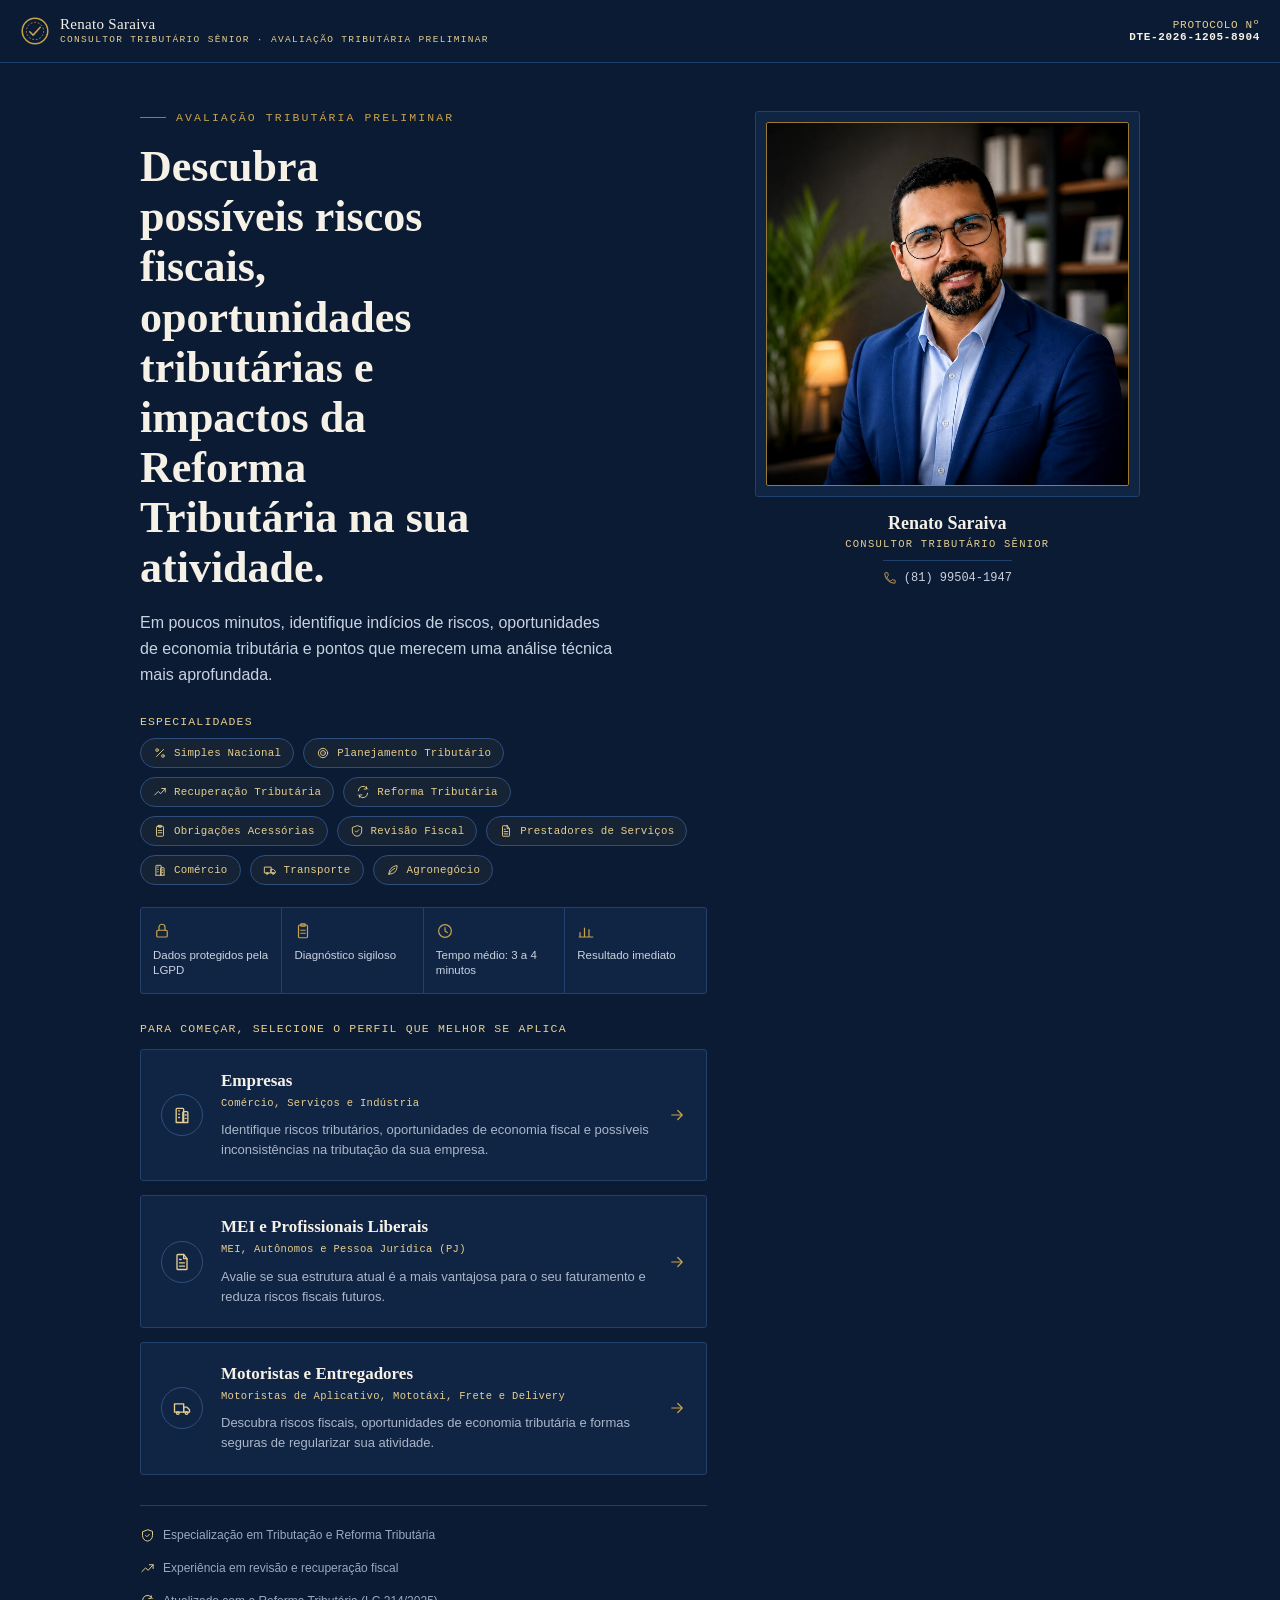
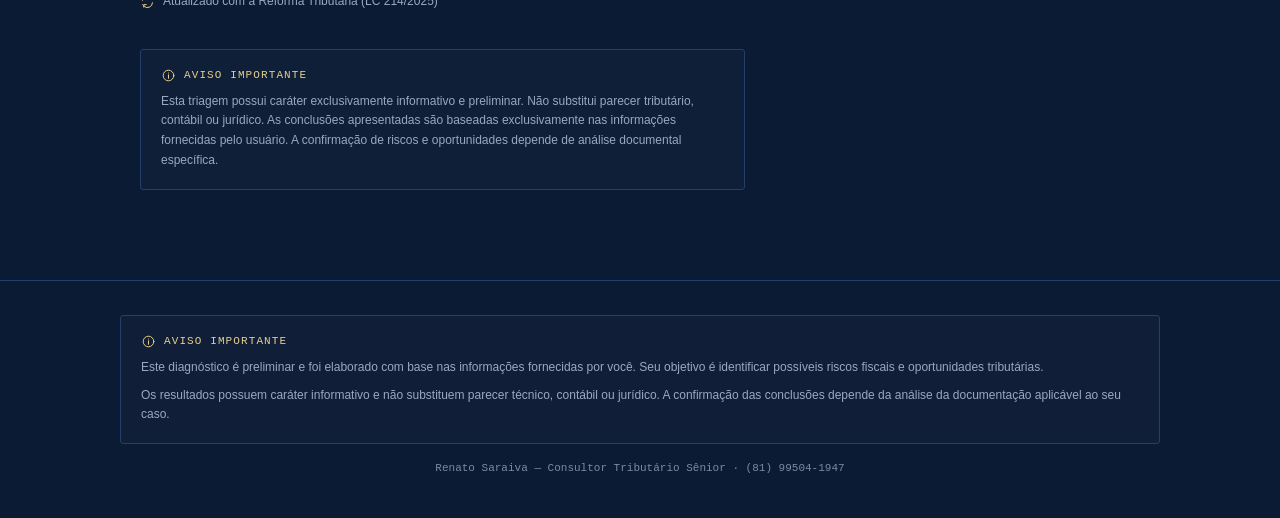
<file: index.html>
<!DOCTYPE html>
<html lang="pt-BR">
<head>
<meta charset="UTF-8">
<meta name="viewport" content="width=device-width, initial-scale=1.0">

<!-- =========================================================
     ETAPA 18 — SEO TÉCNICO
     ========================================================= -->
<title>Diagnóstico Tributário Estratégico | Consultoria Tributária Pernambuco</title>
<meta name="description" content="Realize um Diagnóstico Tributário Estratégico gratuito. Identifique riscos fiscais, oportunidades de planejamento tributário e prepare sua empresa para a Reforma Tributária. Consultoria especializada em Pernambuco.">
<meta name="keywords" content="Diagnóstico Tributário, Planejamento Tributário, Consultoria Tributária, Reforma Tributária, Recuperação Tributária, Consultoria Fiscal Pernambuco, MEI tributário, regularização fiscal">
<meta name="robots" content="index, follow">
<meta name="author" content="Renato Saraiva — Consultor Tributário Sênior">
<!-- Content Security Policy -->
<meta http-equiv="Content-Security-Policy" content="default-src 'self'; script-src 'self' 'unsafe-inline' https://fonts.googleapis.com; style-src 'self' 'unsafe-inline' https://fonts.googleapis.com https://fonts.gstatic.com; font-src https://fonts.gstatic.com; img-src 'self' data: https://api.qrserver.com; connect-src 'self' https://*.supabase.co https://fonts.googleapis.com; frame-src 'none'; object-src 'none';">

<link rel="canonical" href="https://www.renatoSaraiva.adv.br/diagnostico">
<!-- Open Graph -->
<meta property="og:type" content="website">
<meta property="og:locale" content="pt_BR">
<meta property="og:title" content="Diagnóstico Tributário Estratégico — Consultoria Fiscal Pernambuco">
<meta property="og:description" content="Em poucos minutos, identifique riscos fiscais, oportunidades tributárias e impactos da Reforma Tributária na sua atividade. Análise gratuita com especialista.">
<meta property="og:url" content="https://www.renatoSaraiva.adv.br/diagnostico">
<meta property="og:site_name" content="Renato Saraiva Consultoria Tributária">
<meta property="og:image" content="https://www.renatoSaraiva.adv.br/og-diagnostico.png">
<meta property="og:image:width" content="1200">
<meta property="og:image:height" content="630">
<meta property="og:image:alt" content="Diagnóstico Tributário Estratégico — identifique riscos e oportunidades fiscais">
<!-- Twitter Card -->
<meta name="twitter:card" content="summary_large_image">
<meta name="twitter:title" content="Diagnóstico Tributário Estratégico — Pernambuco">
<meta name="twitter:description" content="Identifique riscos fiscais e oportunidades tributárias em poucos minutos. Especialista em Tributação e Reforma Tributária.">
<meta name="twitter:image" content="https://www.renatoSaraiva.adv.br/og-diagnostico.png">
<meta name="theme-color" content="#0B1B33">

<link rel="icon" href="data:image/svg+xml,%3Csvg xmlns='http://www.w3.org/2000/svg' viewBox='0 0 40 40'%3E%3Ccircle cx='20' cy='20' r='19' fill='%230B1B33'/%3E%3Ccircle cx='20' cy='20' r='14.5' stroke='%23C9A24A' stroke-width='2' fill='none'/%3E%3Cpath d='M13 21l4.5 4.5L27 15' stroke='%23C9A24A' stroke-width='2.4' stroke-linecap='round' stroke-linejoin='round' fill='none'/%3E%3C/svg%3E">

<!-- Schema.org — LocalBusiness -->
<script type="application/ld+json">
{
  "@context": "https://schema.org",
  "@type": "LegalService",
  "name": "Renato Saraiva Consultoria Tributária",
  "description": "Consultoria tributária especializada em diagnóstico fiscal, planejamento tributário, recuperação de créditos e adequação à Reforma Tributária. Atendimento em Pernambuco e nacional.",
  "url": "https://www.renatoSaraiva.adv.br",
  "telephone": "+55-81-99504-1947",
  "priceRange": "Consulte",
  "areaServed": {
    "@type": "State",
    "name": "Pernambuco"
  },
  "address": {
    "@type": "PostalAddress",
    "addressLocality": "Recife",
    "addressRegion": "PE",
    "addressCountry": "BR"
  },
  "knowsAbout": [
    "Diagnóstico Tributário",
    "Planejamento Tributário",
    "Consultoria Tributária",
    "Reforma Tributária",
    "Recuperação Tributária",
    "Regularização Fiscal",
    "Consultoria Fiscal Pernambuco"
  ],
  "hasOfferCatalog": {
    "@type": "OfferCatalog",
    "name": "Serviços Tributários",
    "itemListElement": [
      {
        "@type": "Offer",
        "itemOffered": {
          "@type": "Service",
          "name": "Diagnóstico Tributário Estratégico",
          "description": "Análise técnica completa dos riscos, oportunidades tributárias e impacto da Reforma Tributária sobre a atividade do cliente."
        }
      },
      {
        "@type": "Offer",
        "itemOffered": {
          "@type": "Service",
          "name": "Planejamento Tributário",
          "description": "Estruturação preventiva para redução legal da carga tributária com base no regime, atividade e faturamento."
        }
      },
      {
        "@type": "Offer",
        "itemOffered": {
          "@type": "Service",
          "name": "Recuperação de Créditos Tributários",
          "description": "Identificação e aproveitamento de créditos tributários acumulados passíveis de compensação ou restituição."
        }
      },
      {
        "@type": "Offer",
        "itemOffered": {
          "@type": "Service",
          "name": "Adequação à Reforma Tributária",
          "description": "Avaliação dos impactos da LC 214/2025 (IBS/CBS/IS) e estratégia de transição para o novo sistema tributário."
        }
      }
    ]
  }
}
</script>

<!-- Schema.org — FAQ -->
<script type="application/ld+json">
{
  "@context": "https://schema.org",
  "@type": "FAQPage",
  "mainEntity": [
    {
      "@type": "Question",
      "name": "O que é o Diagnóstico Tributário Estratégico?",
      "acceptedAnswer": {
        "@type": "Answer",
        "text": "O Diagnóstico Tributário Estratégico é uma análise técnica personalizada que identifica riscos fiscais, oportunidades tributárias e o nível de preparação da empresa ou profissional para a Reforma Tributária. É realizado por um consultor tributário sênior com base em informações e documentação específica do cliente."
      }
    },
    {
      "@type": "Question",
      "name": "Quem precisa de um diagnóstico tributário?",
      "acceptedAnswer": {
        "@type": "Answer",
        "text": "Empresas, MEIs, profissionais liberais e autônomos que desejam reduzir sua carga tributária legalmente, identificar créditos não aproveitados, regularizar pendências fiscais ou se preparar para as mudanças da Reforma Tributária (LC 214/2025)."
      }
    },
    {
      "@type": "Question",
      "name": "O que é a Reforma Tributária e como ela afeta minha empresa?",
      "acceptedAnswer": {
        "@type": "Answer",
        "text": "A Reforma Tributária (LC 214/2025) cria o IBS, o CBS e o Imposto Seletivo em substituição ao ICMS, ISS, PIS e Cofins. A transição ocorrerá de 2026 a 2033, impactando precificação, fluxo fiscal e obrigações acessórias de todos os setores da economia."
      }
    },
    {
      "@type": "Question",
      "name": "Como funciona a triagem tributária gratuita?",
      "acceptedAnswer": {
        "@type": "Answer",
        "text": "A triagem é composta por perguntas objetivas sobre o perfil tributário do usuário. Ao final, o sistema gera indicadores automáticos de exposição fiscal, oportunidades tributárias, urgência e preparação para a Reforma Tributária, além de um parecer executivo personalizado."
      }
    },
    {
      "@type": "Question",
      "name": "A triagem substitui uma consultoria tributária?",
      "acceptedAnswer": {
        "@type": "Answer",
        "text": "Não. A triagem tem caráter informativo e preliminar. Ela identifica indícios e orienta a necessidade de análise técnica. O Diagnóstico Tributário Estratégico completo, realizado com base em documentação real, é a etapa seguinte para validação e quantificação dos riscos e oportunidades identificados."
      }
    }
  ]
}
</script>

<link rel="preconnect" href="https://fonts.googleapis.com">
<link rel="preconnect" href="https://fonts.gstatic.com" crossorigin>
<link href="https://fonts.googleapis.com/css2?family=Spectral:ital,wght@0,400;0,500;0,600;0,700;1,500&family=IBM+Plex+Sans:wght@400;500;600;700&family=IBM+Plex+Mono:wght@400;500;600&display=swap" rel="stylesheet">
<style>
/* =========================================================
   TOKENS
   ========================================================= */
:root{
  --azul-marinho:#0B1B33;
  --azul-meianoite:#102544;
  --azul-aco:#21406B;
  --azul-aco-suave:#2E4F7E;
  --dourado:#C9A24A;
  --dourado-claro:#E6CE8E;
  --dourado-escuro:#9C7B30;
  --marfim:#F6F1E7;
  --marfim-escuro:#E9DFC8;
  --papel-borda:#D8CBA6;
  --grafite:#23262E;
  --cinza-doc:#666B76;
  --cinza-claro:#9AA0AC;
  --verde-conforme:#3F7A5C;
  --amarelo-atencao:#B6862E;
  --laranja-alerta:#C06A2C;
  --vermelho-critico:#A6332B;
  --sombra: 0 18px 40px -12px rgba(11,27,51,0.45);
  --radius-doc: 3px;
  --serif: 'Spectral', Georgia, serif;
  --sans: 'IBM Plex Sans', -apple-system, Segoe UI, sans-serif;
  --mono: 'IBM Plex Mono', 'Courier New', monospace;
}

*{box-sizing:border-box;}
html{scroll-behavior:smooth;}
body{margin:0;font-family:var(--sans);color:var(--grafite);background:var(--azul-marinho);min-height:100vh;}
img,svg{display:block;max-width:100%;}
button{font-family:inherit;cursor:pointer;}
input{font-family:inherit;}
:focus-visible{outline:3px solid var(--dourado-claro);outline-offset:2px;}
p{margin:0;}

/* =========================================================
   ETAPA 5 — COMPARATIVO DE MERCADO
   ========================================================= */
.bloco-comparativo{}
.comparativo-item{display:flex;align-items:flex-start;gap:13px;padding:14px 0;border-bottom:1px solid var(--papel-borda);}
.comparativo-item:last-child{border-bottom:none;}
.comparativo-item__icone{flex:none;width:34px;height:34px;border-radius:50%;background:var(--marfim-escuro);display:flex;align-items:center;justify-content:center;}
.comparativo-item__icone .ic{color:var(--dourado-escuro);width:16px;height:16px;}
.comparativo-item__texto{font-size:13.5px;color:var(--grafite);line-height:1.6;}
.comparativo-item__destaque{font-family:var(--mono);font-size:11px;text-transform:uppercase;letter-spacing:0.08em;color:var(--dourado-escuro);margin-top:4px;}

/* =========================================================
   ETAPA 6 — SIMULADOR EDUCACIONAL
   ========================================================= */
.bloco-simulador{}
.simulador-card{background:var(--marfim-escuro);border:1px solid var(--papel-borda);border-radius:var(--radius-doc);padding:18px 20px;margin-bottom:12px;}
.simulador-card__titulo{font-family:var(--mono);font-size:11px;letter-spacing:0.1em;text-transform:uppercase;color:var(--azul-marinho);margin-bottom:8px;}
.simulador-card__texto{font-size:13.5px;color:var(--grafite);line-height:1.65;}
.simulador-card__aviso{font-size:11.5px;color:var(--cinza-doc);font-style:italic;margin-top:8px;padding-top:8px;border-top:1px dashed var(--papel-borda);}

/* =========================================================
   ETAPA 8 — ANCORAGEM DE VALOR
   ========================================================= */
.bloco-ancoragem-valor{background:linear-gradient(135deg,var(--azul-meianoite) 0%,#1a2540 100%);border:1px solid var(--azul-aco);border-radius:var(--radius-doc);padding:22px 24px;margin:6px 0;}
.bloco-ancoragem-valor__titulo{display:flex;align-items:center;gap:9px;font-family:var(--mono);font-size:11px;letter-spacing:0.12em;text-transform:uppercase;color:var(--dourado-claro);margin-bottom:14px;}
.bloco-ancoragem-valor__titulo .ic{color:var(--dourado);width:15px;height:15px;}
.bloco-ancoragem-valor p{font-size:13.5px;color:#C9D2E0;line-height:1.7;}
.bloco-ancoragem-valor strong{color:#E8DDB5;}

/* =========================================================
   ETAPA 20 — MODO ESPECIALISTA
   ========================================================= */
.bloco-modo-especialista{}
.modo-esp-pergunta{background:#fff;border:1px solid var(--papel-borda);border-radius:var(--radius-doc);padding:16px 18px;margin-bottom:10px;}
.modo-esp-pergunta__enunciado{font-size:14px;color:var(--azul-marinho);font-weight:600;margin-bottom:12px;line-height:1.5;}
.modo-esp-opcoes{display:flex;flex-direction:column;gap:7px;}
.modo-esp-opcao{display:flex;align-items:center;gap:10px;padding:9px 12px;border:1px solid var(--papel-borda);border-radius:8px;cursor:pointer;font-size:13.5px;color:var(--grafite);transition:border-color 0.18s,background 0.18s;}
.modo-esp-opcao:hover{border-color:var(--dourado);background:rgba(201,162,74,0.05);}
.modo-esp-opcao input{accent-color:var(--dourado-escuro);}
.btn-modo-especialista{display:flex;align-items:center;justify-content:center;gap:8px;width:100%;padding:13px 20px;border:1.5px solid var(--dourado);background:transparent;border-radius:var(--radius-doc);color:var(--dourado-escuro);font-family:var(--mono);font-size:12px;letter-spacing:0.08em;text-transform:uppercase;cursor:pointer;margin-top:10px;transition:background 0.2s,color 0.2s;}
.btn-modo-especialista:hover{background:var(--dourado);color:#fff;}
.btn-modo-especialista .ic{color:inherit;}

/* =========================================================
   ETAPA 22 — PARECER EXECUTIVO COMPLETO
   ========================================================= */
.parecer-executivo-completo{display:flex;flex-direction:column;gap:0;}
.pec-bloco{padding:16px 0;border-bottom:1px solid var(--papel-borda);}
.pec-bloco:last-child{border-bottom:none;}
.pec-bloco__titulo{display:flex;align-items:center;gap:8px;font-family:var(--mono);font-size:11px;letter-spacing:0.1em;text-transform:uppercase;color:var(--azul-marinho);margin-bottom:10px;}
.pec-bloco__titulo .ic{color:var(--dourado-escuro);width:14px;height:14px;}
.pec-texto{font-size:13.5px;color:var(--grafite);line-height:1.65;}
.pec-risco{display:flex;align-items:center;gap:8px;font-size:13.5px;color:var(--grafite);margin-bottom:7px;}
.pec-op{display:flex;align-items:center;gap:8px;font-size:13.5px;color:var(--grafite);margin-bottom:7px;}
.pec-lista{padding-left:18px;display:flex;flex-direction:column;gap:7px;font-size:13.5px;color:var(--grafite);line-height:1.6;}

.op-baixa{background:#EFF6EE;color:#3F7A5C;}
.op-moderada{background:#FEF9EC;color:#B6862E;}
.op-alta{background:#FEF3E8;color:#C06A2C;}
.op-muitoalta{background:#FDECEA;color:#A6332B;}
.lead-frio{background:#EFF6EE;color:#3F7A5C;}
.lead-morno{background:#FEF9EC;color:#B6862E;}
.lead-quente{background:#FDECEA;color:#A6332B;}

/* =========================================================
   ETAPA 3 — MAPA VISUAL DE RISCOS
   ========================================================= */
.mapa-riscos{background:#fff;border:1px solid var(--papel-borda);border-radius:var(--radius-doc);padding:22px;margin-bottom:6px;}
.mapa-riscos__titulo{display:flex;align-items:center;gap:9px;font-family:var(--mono);font-size:11.5px;letter-spacing:0.12em;text-transform:uppercase;color:var(--azul-marinho);margin-bottom:16px;}
.mapa-riscos__titulo .ic{width:15px;height:15px;}
.mapa-riscos__tabela{width:100%;border-collapse:collapse;font-size:14px;}
.mapa-riscos__tabela th{text-align:left;font-family:var(--mono);font-size:11px;letter-spacing:0.1em;text-transform:uppercase;color:var(--cinza-doc);padding:0 0 10px;border-bottom:1px solid var(--marfim-escuro);}
.mapa-riscos__tabela td{padding:11px 0;border-bottom:1px solid var(--marfim-escuro);color:var(--grafite);}
.mapa-riscos__tabela tr:last-child td{border-bottom:none;}
.mapa-riscos__status{font-size:20px;text-align:right !important;}

/* =========================================================
   ETAPA 9 — FORMULÁRIO EM ETAPAS PROGRESSIVAS
   ========================================================= */
.form-etapa{animation:surgir 0.35s ease both;}
.form-etapa__titulo{display:flex;align-items:center;gap:7px;font-family:var(--mono);font-size:11px;letter-spacing:0.12em;text-transform:uppercase;color:var(--dourado-escuro);margin-bottom:16px;padding:8px 12px;background:rgba(201,162,74,0.08);border-radius:var(--radius-doc);border-left:3px solid var(--dourado);}

/* =========================================================
   ETAPA 16 — BOTÃO PDF PREMIUM
   ========================================================= */
.btn-pdf-premium{display:inline-flex;align-items:center;gap:9px;padding:13px 24px;background:var(--azul-marinho);color:#fff;border:none;border-radius:var(--radius-doc);font-family:var(--mono);font-size:12px;letter-spacing:0.08em;text-transform:uppercase;cursor:pointer;transition:background 0.2s,transform 0.15s;box-shadow:0 3px 14px rgba(13,31,60,0.18);}
.btn-pdf-premium:hover{background:var(--azul-aco);transform:translateY(-1px);}
.btn-pdf-premium:active{transform:translateY(0);}
.btn-pdf-premium .ic{color:var(--dourado);}
.btn-pdf-premium:disabled{opacity:0.6;cursor:wait;}
@media (prefers-reduced-motion: reduce){
  *{animation-duration:0.001ms !important; animation-iteration-count:1 !important; transition-duration:0.001ms !important;}
}

/* =========================================================
   ÍCONES — sprite institucional (sem emojis)
   ========================================================= */
.ic{width:20px;height:20px;flex:none;}
.ic *{fill:none;stroke:currentColor;stroke-width:1.6;stroke-linecap:round;stroke-linejoin:round;}

/* =========================================================
   CABEÇALHO / TIMBRE
   ========================================================= */
.timbre{
  background:var(--azul-marinho);
  border-bottom:1px solid var(--azul-aco);
  padding:16px 20px;
  display:flex;align-items:center;justify-content:space-between;gap:12px;
  position:sticky;top:0;z-index:40;
}
.timbre__marca{display:flex;align-items:center;gap:10px;}
.timbre__marca-selo{width:30px;height:30px;flex:none;}
.timbre__marca-texto{font-family:var(--serif);color:var(--marfim);font-size:15px;letter-spacing:0.02em;line-height:1.15;}
.timbre__marca-texto small{display:block;font-family:var(--mono);font-size:9.5px;letter-spacing:0.14em;color:var(--dourado-claro);text-transform:uppercase;margin-top:2px;}
.timbre__protocolo{font-family:var(--mono);font-size:11px;letter-spacing:0.06em;color:var(--dourado-claro);text-align:right;white-space:nowrap;}
.timbre__protocolo b{color:var(--marfim);font-weight:600;}

/* =========================================================
   ESTRUTURA GERAL
   ========================================================= */
.palco{max-width:1040px;margin:0 auto;padding:0 20px 90px;}
.tela{display:none;}
.tela.ativa{display:block;animation:surgir 0.5s ease both;}
@keyframes surgir{from{opacity:0;transform:translateY(14px);}to{opacity:1;transform:translateY(0);}}

/* =========================================================
   TELA 1 — CAPA
   ========================================================= */
.capa{padding-top:48px;}
.capa__grade{display:grid;grid-template-columns:1.25fr 0.85fr;gap:48px;align-items:start;}
.capa__elo{font-family:var(--mono);font-size:11.5px;letter-spacing:0.18em;text-transform:uppercase;color:var(--dourado);display:flex;align-items:center;gap:10px;margin-bottom:18px;}
.capa__elo::before{content:"";width:26px;height:1px;background:var(--dourado-escuro);}
.capa h1{font-family:var(--serif);color:var(--marfim);font-size:clamp(30px,4.4vw,44px);line-height:1.14;font-weight:600;margin:0 0 16px;max-width:16ch;}
.capa__sub{color:#C9D2E0;font-size:16px;line-height:1.65;max-width:54ch;margin:0 0 26px;}

.badges-credibilidade{display:flex;flex-wrap:wrap;gap:9px;margin-bottom:22px;}
.badge-credibilidade{display:flex;align-items:center;gap:7px;font-family:var(--mono);font-size:10.8px;letter-spacing:0.02em;color:var(--dourado-claro);border:1px solid var(--azul-aco-suave);background:rgba(201,162,74,0.06);padding:7px 12px;border-radius:999px;}
.badge-credibilidade .ic{width:14px;height:14px;}

.barra-confianca{display:grid;grid-template-columns:repeat(4,1fr);gap:1px;background:var(--azul-aco);border:1px solid var(--azul-aco);border-radius:var(--radius-doc);overflow:hidden;margin-bottom:28px;}
.item-confianca{background:var(--azul-meianoite);padding:14px 12px;display:flex;flex-direction:column;align-items:flex-start;gap:8px;}
.item-confianca .ic{color:var(--dourado);width:18px;height:18px;}
.item-confianca span{font-size:11.5px;color:#C9D2E0;line-height:1.35;}

.capa__rotulo{font-family:var(--mono);font-size:11.5px;letter-spacing:0.1em;text-transform:uppercase;color:var(--dourado-claro);margin-bottom:14px;}
.grade-perfis{display:flex;flex-direction:column;gap:14px;}
.cartao-perfil{
  display:flex;align-items:center;gap:18px;text-align:left;
  background:var(--azul-meianoite);border:1px solid var(--azul-aco);border-radius:var(--radius-doc);
  padding:20px 20px;color:var(--marfim);
  transition:border-color .2s ease, background .2s ease, transform .2s ease;
}
.cartao-perfil:hover, .cartao-perfil:focus-visible{border-color:var(--dourado);background:#132a4d;transform:translateX(3px);}
.cartao-perfil__icone{width:42px;height:42px;flex:none;border:1px solid var(--azul-aco-suave);border-radius:50%;display:flex;align-items:center;justify-content:center;color:var(--dourado-claro);}
.cartao-perfil__corpo{flex:1;min-width:0;display:flex;flex-direction:column;}
.cartao-perfil__titulo{display:block;font-family:var(--serif);font-size:clamp(15.5px,2.1vw,17px);font-weight:600;line-height:1.3;}
.cartao-perfil__abrange{display:block;font-family:var(--mono);font-size:10.5px;letter-spacing:0.03em;color:var(--dourado-claro);line-height:1.45;margin-top:4px;}
.cartao-perfil__desc{display:block;font-size:clamp(12px,1.6vw,13px);color:#AAB6C8;line-height:1.55;margin-top:9px;}
.cartao-perfil__seta{width:18px;height:18px;flex:none;color:var(--dourado);}

.prova-social{display:flex;flex-wrap:wrap;gap:18px;margin-top:30px;padding-top:22px;border-top:1px solid var(--azul-aco);}
.prova-social__item{display:flex;align-items:center;gap:8px;font-size:12px;color:#9AA8C0;}
.prova-social__item .ic{width:15px;height:15px;color:var(--dourado-claro);}

.foto-consultor{order:2;}
.foto-consultor__moldura{position:relative;border:1px solid var(--azul-aco);padding:10px;border-radius:var(--radius-doc);background:var(--azul-meianoite);}
.foto-consultor__img{width:100%;border-radius:2px;display:block;filter:saturate(0.96) contrast(1.03);}
.foto-consultor__moldura::after{content:"";position:absolute;inset:10px;border:1px solid var(--dourado-escuro);pointer-events:none;border-radius:2px;}
.foto-consultor__legenda{margin-top:16px;text-align:center;}
.foto-consultor__nome{font-family:var(--serif);color:var(--marfim);font-size:18px;font-weight:600;}
.foto-consultor__cargo{font-family:var(--mono);font-size:10.5px;letter-spacing:0.12em;text-transform:uppercase;color:var(--dourado-claro);margin-top:4px;}
.foto-consultor__contato{margin-top:10px;display:inline-flex;align-items:center;gap:7px;font-family:var(--mono);font-size:12px;color:#C9D2E0;border-top:1px solid var(--azul-aco);padding-top:10px;}
.foto-consultor__contato .ic{width:14px;height:14px;color:var(--dourado);}

.aviso-legal{margin-top:40px;border:1px solid var(--azul-aco);border-radius:var(--radius-doc);padding:18px 20px;background:rgba(255,255,255,0.02);max-width:68ch;}
.aviso-legal__titulo{display:flex;align-items:center;gap:8px;font-family:var(--mono);font-size:11px;letter-spacing:0.1em;text-transform:uppercase;color:var(--dourado-claro);margin-bottom:9px;}
.aviso-legal__titulo .ic{width:15px;height:15px;}
.aviso-legal p{font-size:12px;color:#9AA8C0;line-height:1.65;}
.aviso-legal--claro{background:#FBF6E9;border-color:var(--papel-borda);}
.aviso-legal--claro .aviso-legal__titulo{color:var(--dourado-escuro);}
.aviso-legal--claro p{color:var(--cinza-doc);}
.rodape-site{background:var(--azul-marinho);border-top:1px solid var(--azul-aco);padding:34px 20px 44px;}
.rodape-site__conteudo{max-width:1040px;margin:0 auto;}
.rodape-site .aviso-legal{margin-top:0;max-width:100%;}
.rodape-site__copy{text-align:center;font-family:var(--mono);font-size:11px;color:#7E8AA0;margin-top:18px;}

/* =========================================================
   TELA 1.5 — O QUE SERÁ ANALISADO
   ========================================================= */
.analise-escopo{padding-top:54px;max-width:680px;margin:0 auto;}
.analise-escopo__voltar{background:none;border:none;font-family:var(--mono);font-size:11.5px;color:var(--dourado-claro);letter-spacing:0.05em;margin-bottom:22px;display:inline-flex;align-items:center;gap:6px;}
.analise-escopo__voltar .ic{width:14px;height:14px;}
.analise-escopo h2{font-family:var(--serif);color:var(--marfim);font-size:clamp(24px,3.6vw,32px);font-weight:600;margin:0 0 10px;}
.analise-escopo__sub{color:#C9D2E0;font-size:15px;line-height:1.6;margin-bottom:30px;}
.lista-escopo{list-style:none;margin:0 0 34px;padding:0;display:grid;grid-template-columns:1fr 1fr;gap:12px;}
.item-escopo{display:flex;align-items:flex-start;gap:11px;background:var(--azul-meianoite);border:1px solid var(--azul-aco);border-radius:var(--radius-doc);padding:14px 14px;}
.item-escopo .ic{color:var(--dourado);margin-top:1px;}
.item-escopo span{color:var(--marfim);font-size:13.5px;line-height:1.4;}

/* =========================================================
   TELA 2 — QUESTIONÁRIO
   ========================================================= */
.dossie{background:var(--marfim);border-radius:var(--radius-doc);margin-top:28px;box-shadow:var(--sombra);overflow:hidden;display:grid;grid-template-columns:220px 1fr;}
.dossie__indice{background:var(--azul-marinho);padding:26px 18px;border-right:1px solid var(--azul-aco);max-height:560px;overflow-y:auto;}
.dossie__indice-titulo{font-family:var(--mono);font-size:10.5px;letter-spacing:0.14em;text-transform:uppercase;color:var(--dourado-claro);margin-bottom:16px;}
.indice-item{display:flex;align-items:center;gap:9px;font-size:12px;color:#8492A8;padding:6px 0;line-height:1.3;}
.indice-item__bolha{width:16px;height:16px;flex:none;border-radius:50%;border:1.5px solid #4A597A;display:flex;align-items:center;justify-content:center;font-family:var(--mono);font-size:9px;color:#4A597A;}
.indice-item.feito .indice-item__bolha{background:var(--dourado);border-color:var(--dourado);color:var(--azul-marinho);}
.indice-item.feito{color:#C9D2E0;}
.indice-item.atual{color:var(--marfim);font-weight:600;}
.indice-item.atual .indice-item__bolha{border-color:var(--dourado-claro);color:var(--dourado-claro);}
.dossie__selo-mini{margin-top:22px;opacity:0.55;width:54px;}

.dossie__corpo{padding:38px 36px 30px;display:flex;flex-direction:column;min-height:420px;}
.barra-progresso-topo{height:4px;background:var(--marfim-escuro);border-radius:4px;overflow:hidden;margin-bottom:22px;}
.barra-progresso-topo__fill{height:100%;background:linear-gradient(90deg,var(--dourado-escuro),var(--dourado));width:0%;transition:width .4s ease;}
.contador-pergunta{font-family:var(--mono);font-size:11.5px;letter-spacing:0.08em;color:var(--cinza-doc);text-transform:uppercase;margin-bottom:10px;}
.pergunta__titulo{font-family:var(--serif);font-size:clamp(20px,2.5vw,26px);font-weight:600;color:var(--azul-marinho);line-height:1.32;margin:0 0 6px;}
.pergunta__legenda{font-size:13.5px;color:var(--cinza-doc);margin:0 0 22px;line-height:1.5;}

.lista-opcoes{display:flex;flex-direction:column;gap:10px;flex:1;}
.opcao{display:flex;align-items:center;gap:13px;text-align:left;background:#fff;border:1.5px solid var(--papel-borda);border-radius:var(--radius-doc);padding:14px 16px;font-size:14.5px;color:var(--grafite);transition:border-color .15s ease, background .15s ease;}
.opcao:hover{border-color:var(--dourado-escuro);}
.opcao__marca{width:18px;height:18px;flex:none;border:1.5px solid #B9AE8E;display:flex;align-items:center;justify-content:center;color:transparent;}
.opcao__marca .ic{width:12px;height:12px;color:#fff;}
.opcao--radio .opcao__marca{border-radius:50%;}
.opcao--check .opcao__marca{border-radius:3px;}
.opcao.selecionada{border-color:var(--dourado-escuro);background:#FBF6E9;}
.opcao.selecionada .opcao__marca{background:var(--dourado-escuro);border-color:var(--dourado-escuro);}
.opcao__rotulo{flex:1;line-height:1.4;}

.campo-outro{margin-top:4px;margin-left:31px;display:none;}
.campo-outro.visivel{display:block;}
.campo-outro input{width:100%;padding:10px 12px;border:1.5px solid var(--papel-borda);border-radius:var(--radius-doc);font-size:14px;background:#fff;}

.nav-questionario{display:flex;justify-content:space-between;align-items:center;margin-top:28px;padding-top:18px;border-top:1px solid var(--marfim-escuro);}
.btn-fantasma{background:none;border:none;font-family:var(--mono);font-size:12px;letter-spacing:0.06em;color:var(--cinza-doc);padding:10px 6px;}
.btn-fantasma:hover{color:var(--azul-marinho);}
.btn-fantasma:disabled{opacity:0;pointer-events:none;}

.btn-ouro{display:inline-flex;align-items:center;gap:9px;justify-content:center;background:linear-gradient(180deg,var(--dourado-claro),var(--dourado));color:var(--azul-marinho);border:none;font-weight:600;font-size:14px;padding:13px 26px;border-radius:var(--radius-doc);letter-spacing:0.01em;box-shadow:0 8px 18px -8px rgba(156,123,48,0.6);transition:transform .15s ease, box-shadow .15s ease, opacity .15s ease;}
.btn-ouro:hover:not(:disabled){transform:translateY(-1px);box-shadow:0 10px 22px -8px rgba(156,123,48,0.7);}
.btn-ouro:disabled{opacity:0.4;cursor:not-allowed;box-shadow:none;}
.btn-ouro .ic{color:var(--azul-marinho);}

/* =========================================================
   PROCESSANDO
   ========================================================= */
.processando{background:var(--marfim);border-radius:var(--radius-doc);margin-top:28px;box-shadow:var(--sombra);padding:80px 36px;text-align:center;}
.processando__selo{width:64px;margin:0 auto 26px;animation:girar 2.2s linear infinite;color:var(--dourado-escuro);}
@keyframes girar{to{transform:rotate(360deg);}}
.processando__texto{font-family:var(--serif);font-size:19px;color:var(--azul-marinho);margin-bottom:8px;}
.processando__sub{font-family:var(--mono);font-size:12px;color:var(--cinza-doc);letter-spacing:0.02em;}

/* =========================================================
   TELA 3 — PARECER EXECUTIVO
   ========================================================= */
.area-resultado{padding-top:30px;}
.parecer{background:var(--marfim);border-radius:var(--radius-doc);box-shadow:var(--sombra);overflow:hidden;position:relative;}
.parecer__faixa{background:var(--azul-marinho);padding:22px 32px;display:flex;justify-content:space-between;align-items:flex-start;gap:16px;border-bottom:3px solid var(--dourado);}
.parecer__faixa-titulo{font-family:var(--serif);color:var(--marfim);font-size:20px;font-weight:600;}
.parecer__faixa-meta{font-family:var(--mono);font-size:11px;color:var(--dourado-claro);text-align:right;line-height:1.6;}
.parecer__corpo{padding:34px 32px 8px;}

.paineis-executivos{display:grid;grid-template-columns:repeat(4,1fr);gap:13px;margin-bottom:6px;}
.kpi-card{background:#fff;border:1px solid var(--papel-borda);border-radius:var(--radius-doc);padding:18px 16px;}
.kpi-card__rotulo{font-family:var(--mono);font-size:10.2px;letter-spacing:0.06em;text-transform:uppercase;color:var(--cinza-doc);margin-bottom:10px;}
.kpi-card__numero{font-family:var(--mono);font-size:30px;font-weight:600;color:var(--azul-marinho);line-height:1;}
.kpi-card__numero span{font-size:14px;color:var(--cinza-doc);font-weight:400;}
.kpi-card__trilho{height:7px;background:var(--marfim-escuro);border-radius:4px;overflow:hidden;margin:12px 0 8px;}
.kpi-card__fill{height:100%;border-radius:4px;transition:width .7s ease;}
.kpi-card__legenda{font-size:11.5px;color:var(--cinza-doc);line-height:1.4;}

.divisor-doc{border:none;border-top:1px dashed var(--papel-borda);margin:28px 0;}

.bloco-secao{margin-bottom:6px;}
.bloco-secao__titulo{display:flex;align-items:center;gap:8px;font-family:var(--mono);font-size:11.5px;letter-spacing:0.12em;text-transform:uppercase;color:var(--azul-marinho);margin-bottom:13px;}
.bloco-secao__titulo .ic{color:var(--dourado-escuro);width:15px;height:15px;}
.bloco-secao__texto{font-size:14.5px;color:var(--grafite);line-height:1.65;margin-bottom:6px;}

/* Resumo Executivo — leitura imediata, destaque editorial */
.bloco-resumo-executivo{background:#FBF6E9;border:1px solid var(--papel-borda);border-radius:var(--radius-doc);padding:20px 22px;}
.bloco-resumo-executivo__texto{font-family:var(--serif);font-style:italic;font-size:15.5px;line-height:1.7;color:var(--azul-marinho);}

.bloco-secao__legenda-sutil{font-size:12.5px;color:var(--cinza-doc);margin:-6px 0 14px;line-height:1.5;}

/* Fundamentação dos índices — grade 2x2 de mini-cards transparentes */
.fundamentacao-grid{display:grid;grid-template-columns:repeat(2,1fr);gap:12px;}
.fundamentacao-card{background:#fff;border:1px solid var(--papel-borda);border-radius:var(--radius-doc);padding:15px 16px;}
.fundamentacao-card__titulo{font-family:var(--mono);font-size:10.5px;letter-spacing:0.04em;text-transform:uppercase;color:var(--azul-marinho);margin-bottom:9px;font-weight:600;}
.fundamentacao-card__lista{list-style:none;margin:0;padding:0;display:flex;flex-direction:column;gap:6px;}
.fundamentacao-card__lista li{font-size:12.5px;color:var(--grafite);line-height:1.5;padding-left:13px;position:relative;}
.fundamentacao-card__lista li::before{content:"";position:absolute;left:0;top:7px;width:5px;height:5px;border-radius:50%;background:var(--dourado-escuro);}
.fundamentacao-card__lista li.fundamentacao-card__vazio{color:var(--cinza-claro);font-style:italic;}
.fundamentacao-card__lista li.fundamentacao-card__vazio::before{display:none;}

/* Matriz de Prioridade — risk cards classificados por severidade (sem emoji: indicador é uma bolinha CSS) */
.matriz-prioridade{display:flex;flex-direction:column;gap:10px;}
.risco-card{background:#fff;border:1px solid var(--papel-borda);border-left:4px solid var(--cinza-claro);border-radius:var(--radius-doc);padding:14px 16px;}
.risco-card--critica{border-left-color:var(--vermelho-critico);}
.risco-card--alta{border-left-color:var(--laranja-alerta);}
.risco-card--moderada{border-left-color:var(--amarelo-atencao);}
.risco-card--baixa{border-left-color:var(--verde-conforme);}
.risco-card__motivo{font-family:var(--serif);font-weight:600;font-size:14.5px;color:var(--azul-marinho);margin:8px 0 5px;line-height:1.35;}
.risco-card__consequencia{font-size:13px;color:var(--cinza-doc);line-height:1.55;}

.badge-prioridade{display:inline-flex;align-items:center;gap:6px;font-family:var(--mono);font-size:10px;letter-spacing:0.08em;text-transform:uppercase;font-weight:600;padding:4px 10px;border-radius:999px;}
.badge-prioridade::before{content:"";width:6px;height:6px;border-radius:50%;background:currentColor;flex:none;}
.badge-prioridade--critica{background:rgba(166,51,43,0.1);color:var(--vermelho-critico);}
.badge-prioridade--alta{background:rgba(192,106,44,0.1);color:var(--laranja-alerta);}
.badge-prioridade--moderada{background:rgba(182,134,46,0.1);color:var(--amarelo-atencao);}
.badge-prioridade--baixa{background:rgba(63,122,92,0.1);color:var(--verde-conforme);}

/* Oportunidades — cards com acento dourado */
.grade-oportunidades{display:flex;flex-direction:column;gap:10px;margin-bottom:4px;}
.oportunidade-card{background:#FBF6E9;border:1px solid var(--papel-borda);border-radius:var(--radius-doc);padding:14px 16px;}
.oportunidade-card__titulo{display:flex;align-items:center;gap:8px;font-family:var(--serif);font-weight:600;font-size:14.5px;color:var(--azul-marinho);}
.oportunidade-card__titulo .ic{color:var(--dourado-escuro);width:16px;height:16px;flex:none;}
.oportunidade-card__desc{font-size:13px;color:var(--cinza-doc);line-height:1.55;margin-top:6px;}

/* Plano de Ação Imediato — duas colunas com checklist */
.plano-acao-grid{display:grid;grid-template-columns:1fr 1fr;gap:18px;}
.plano-acao-coluna__titulo{font-family:var(--mono);font-size:11px;letter-spacing:0.06em;text-transform:uppercase;color:var(--dourado-escuro);font-weight:600;margin-bottom:10px;}
.checklist-plano{list-style:none;margin:0;padding:0;display:flex;flex-direction:column;gap:9px;}
.checklist-plano li{display:flex;gap:9px;font-size:13.5px;color:var(--grafite);line-height:1.45;}
.checklist-plano li .ic{flex:none;color:var(--verde-conforme);margin-top:1px;width:16px;height:16px;}
.checklist-validacao li .ic{color:var(--dourado-escuro);}

.bloco-revelado-parcial{margin-top:13px;background:#FBF6E9;border:1px dashed var(--dourado-escuro);border-radius:var(--radius-doc);padding:13px 15px;font-size:12.8px;color:var(--dourado-escuro);font-weight:600;}

.gatilho{display:flex;gap:12px;background:#fff;border-left:3px solid var(--dourado-escuro);border-radius:0 var(--radius-doc) var(--radius-doc) 0;padding:15px 17px;margin:18px 0;}
.gatilho .ic{flex:none;color:var(--dourado-escuro);margin-top:1px;}
.gatilho p{font-size:13px;color:var(--cinza-doc);line-height:1.55;font-style:italic;}
.gatilho--escassez{border-left-color:var(--azul-aco);}
.gatilho--escassez .ic{color:var(--azul-aco);}

.bloco-lead{margin-top:8px;background:#fff;border:1px solid var(--papel-borda);border-radius:var(--radius-doc);padding:26px 26px 28px;}
.bloco-lead__titulo{font-family:var(--serif);font-size:19px;color:var(--azul-marinho);margin:0 0 6px;font-weight:600;}
.bloco-lead__sub{font-size:13.5px;color:var(--cinza-doc);margin:0 0 20px;line-height:1.5;}
.campo{margin-bottom:14px;}
.campo label{display:block;font-family:var(--mono);font-size:11px;letter-spacing:0.05em;text-transform:uppercase;color:var(--cinza-doc);margin-bottom:6px;}
.campo input{width:100%;padding:11px 13px;border:1.5px solid var(--papel-borda);border-radius:var(--radius-doc);font-size:14.5px;background:#FCFAF4;}
.campo input:focus{background:#fff;border-color:var(--dourado-escuro);}
.campo__erro{font-size:12px;color:var(--vermelho-critico);margin-top:5px;display:none;}
.campo__erro.visivel{display:block;}

.consentimento{display:flex;gap:10px;font-size:12.5px;line-height:1.55;color:var(--grafite);margin-bottom:12px;}
.consentimento input{margin-top:3px;flex:none;}
.consentimento a{color:var(--dourado-escuro);}

.cta-final-wrap{margin-top:20px;text-align:center;}
.btn-cta-final{display:inline-flex;align-items:center;gap:10px;justify-content:center;background:linear-gradient(180deg,var(--dourado-claro),var(--dourado));color:var(--azul-marinho);border:none;font-weight:700;font-size:15px;padding:16px 30px;border-radius:var(--radius-doc);box-shadow:0 10px 24px -10px rgba(156,123,48,0.65);width:100%;}
.btn-cta-final:disabled{opacity:0.42;cursor:not-allowed;box-shadow:none;}
.btn-cta-final .ic{color:var(--azul-marinho);}
.nota-validade{font-size:11.5px;color:var(--cinza-doc);margin-top:10px;}

.parecer__selo{position:absolute;right:28px;top:96px;width:96px;opacity:0;transform:scale(1.5) rotate(-18deg);}
.parecer__selo.estampado{animation:carimbar .55s cubic-bezier(.2,1.4,.4,1) forwards;}
@keyframes carimbar{0%{opacity:0;transform:scale(1.8) rotate(-22deg);}60%{opacity:1;transform:scale(0.92) rotate(-10deg);}100%{opacity:0.92;transform:scale(1) rotate(-12deg);}}

/* LGPD acordeão */
.lgpd-bloco{margin-top:18px;}
.lgpd-bloco summary{cursor:pointer;list-style:none;display:flex;align-items:center;gap:8px;font-family:var(--mono);font-size:11.5px;letter-spacing:0.04em;color:var(--cinza-doc);padding:4px 0;}
.lgpd-bloco summary::-webkit-details-marker{display:none;}
.lgpd-bloco summary .ic{width:15px;height:15px;color:var(--dourado-escuro);transition:transform .2s ease;}
.lgpd-bloco[open] summary .ic{transform:rotate(180deg);}
.lgpd-bloco__conteudo{font-size:12.5px;color:var(--cinza-doc);line-height:1.65;padding:12px 2px 4px;}
.lgpd-bloco__conteudo strong{color:var(--grafite);}
.rodape-legal{display:flex;gap:16px;margin-top:14px;flex-wrap:wrap;}
.rodape-legal a{font-family:var(--mono);font-size:11px;color:var(--dourado-escuro);text-decoration:underline;}

.rodape-disclaimer{text-align:center;font-size:12px;color:#8a93a6;max-width:60ch;margin:30px auto 0;line-height:1.6;}
.link-reiniciar{display:block;text-align:center;margin-top:18px;font-family:var(--mono);font-size:11.5px;color:var(--dourado-claro);text-decoration:underline;}

/* --- Campo-linha (2 colunas no form de lead) --- */
.campo-linha{display:grid;grid-template-columns:1fr 1fr;gap:12px;}

/* --- Dots de progresso do formulário --- */
.form-progress-dots{display:flex;align-items:center;justify-content:center;gap:0;margin-bottom:20px;padding:4px 0;}
.form-dot{width:10px;height:10px;border-radius:50%;background:var(--marfim-escuro);border:2px solid var(--papel-borda);transition:background .25s ease,border-color .25s ease,transform .25s ease;}
.form-dot--ativo{background:var(--dourado);border-color:var(--dourado-escuro);transform:scale(1.2);}
.form-dot--feito{background:var(--verde-conforme);border-color:var(--verde-conforme);}
.form-dot-linha{flex:1;height:2px;background:var(--marfim-escuro);max-width:36px;margin:0 4px;transition:background .25s ease;}
.form-dot-linha--feita{background:var(--verde-conforme);}

/* --- Slide das etapas do formulário --- */
.form-etapa--slide{animation:slideIn .28s cubic-bezier(.2,0,.3,1) both;}
@keyframes slideIn{from{opacity:0;transform:translateX(18px);}to{opacity:1;transform:translateX(0);}}
.form-etapa--saindo{animation:slideOut .2s cubic-bezier(.4,0,1,1) both;}
@keyframes slideOut{from{opacity:1;transform:translateX(0);}to{opacity:0;transform:translateX(-18px);}}
.btn-ouro--full{width:100%;margin-top:8px;justify-content:center;}

/* --- Botão flutuante CTA --- */
.cta-flutuante{
  position:fixed;bottom:0;left:0;right:0;
  background:linear-gradient(180deg,transparent 0%,rgba(11,27,51,0.92) 28%);
  padding:22px 20px 20px;
  z-index:100;
  display:none;
  pointer-events:none;
}
.cta-flutuante.visivel{display:block;}
.cta-flutuante__btn{
  display:flex;align-items:center;justify-content:center;gap:9px;
  width:100%;max-width:420px;margin:0 auto;
  background:linear-gradient(180deg,var(--dourado-claro),var(--dourado));
  color:var(--azul-marinho);border:none;
  font-weight:700;font-size:15px;padding:16px 24px;
  border-radius:var(--radius-doc);
  box-shadow:0 10px 30px -8px rgba(156,123,48,0.75),0 4px 16px rgba(0,0,0,0.35);
  pointer-events:all;cursor:pointer;
  min-height:54px;
  -webkit-tap-highlight-color:transparent;
}
.cta-flutuante__btn:active{opacity:0.9;transform:scale(0.99);}

/* --- Toast de notificação --- */
.toast{
  position:fixed;bottom:24px;left:50%;transform:translateX(-50%) translateY(0);
  display:flex;align-items:center;gap:10px;
  padding:13px 18px;border-radius:var(--radius-doc);
  font-family:var(--sans);font-size:13.5px;font-weight:500;
  box-shadow:0 8px 28px rgba(11,27,51,0.35);
  z-index:999;white-space:nowrap;max-width:90vw;
  animation:toastIn .22s cubic-bezier(.2,0,.3,1) both;
  pointer-events:none;
}
.toast--erro   {background:#A6332B;color:#fff;}
.toast--sucesso{background:var(--verde-conforme);color:#fff;}
.toast--info   {background:var(--azul-marinho);color:var(--dourado-claro);border:1px solid var(--azul-aco);}
.toast--saindo {animation:toastOut .2s ease both;}
@keyframes toastIn {from{opacity:0;transform:translateX(-50%) translateY(12px);}to{opacity:1;transform:translateX(-50%) translateY(0);}}
@keyframes toastOut{from{opacity:1;transform:translateX(-50%) translateY(0);}to{opacity:0;transform:translateX(-50%) translateY(12px);}}
.campo select{width:100%;padding:11px 13px;border:1.5px solid var(--papel-borda);border-radius:var(--radius-doc);font-size:14.5px;background:#FCFAF4;font-family:var(--sans);appearance:none;background-image:url("data:image/svg+xml,%3Csvg xmlns='http://www.w3.org/2000/svg' width='12' height='8' viewBox='0 0 12 8'%3E%3Cpath d='M1 1l5 5 5-5' stroke='%23666B76' stroke-width='1.5' fill='none' stroke-linecap='round'/%3E%3C/svg%3E");background-repeat:no-repeat;background-position:right 13px center;}
.campo select:focus{background-color:#fff;border-color:var(--dourado-escuro);}

/* --- Segmentação automática --- */
.segmento-strip{display:flex;flex-wrap:wrap;gap:8px;margin-bottom:14px;}
.segmento-tag{font-family:var(--mono);font-size:10.5px;letter-spacing:0.05em;text-transform:uppercase;padding:5px 11px;border-radius:999px;border:1px solid var(--dourado-escuro);background:rgba(201,162,74,0.09);color:var(--dourado-claro);}

/* --- Tópicos tributários por segmento --- */
.topicos-grid{display:grid;grid-template-columns:repeat(2,1fr);gap:9px;margin-top:8px;}
.topico-item{display:flex;align-items:center;gap:9px;font-size:13px;color:var(--grafite);background:#fff;border:1px solid var(--papel-borda);border-radius:var(--radius-doc);padding:9px 12px;}
.topico-item .ic{color:var(--dourado-escuro);flex:none;width:15px;height:15px;}

/* --- Gatilho de urgência --- */
.bloco-urgencia{border-left:3px solid var(--laranja-alerta);border-radius:0 var(--radius-doc) var(--radius-doc) 0;padding:16px 18px;background:#fff;margin:18px 0;}
.bloco-urgencia__titulo{font-family:var(--mono);font-size:11px;letter-spacing:0.1em;text-transform:uppercase;color:var(--laranja-alerta);display:flex;align-items:center;gap:7px;margin-bottom:8px;}
.bloco-urgencia__titulo .ic{width:15px;height:15px;}
.bloco-urgencia p{font-size:13.5px;color:var(--grafite);line-height:1.6;}

/* --- Bloco de valor (O que será validado) --- */
.checklist-validacao-grade{display:grid;grid-template-columns:repeat(2,1fr);gap:8px;margin-top:10px;}
.checklist-validacao-grade li{display:flex;align-items:flex-start;gap:9px;font-size:13.5px;color:var(--grafite);line-height:1.45;list-style:none;}
.checklist-validacao-grade li .ic{color:var(--verde-conforme);flex:none;margin-top:2px;width:15px;height:15px;}

/* --- Ancoragem de valor --- */
.bloco-ancoragem{background:var(--azul-meianoite);border:1px solid var(--azul-aco);border-radius:var(--radius-doc);padding:20px 22px;margin-top:18px;}
.bloco-ancoragem__titulo{font-family:var(--mono);font-size:10.5px;letter-spacing:0.12em;text-transform:uppercase;color:var(--dourado-claro);margin-bottom:9px;}
.bloco-ancoragem p{font-size:13px;color:#C9D2E0;line-height:1.65;}

/* --- Maturidade — 5 classificações novas --- */
.mat-inicial{color:var(--vermelho-critico);}
.mat-vulneravel{color:var(--laranja-alerta);}
.mat-regular{color:var(--amarelo-atencao);}
.mat-estruturada{color:var(--verde-conforme);}
.mat-estrategica{color:#1E7A6A;}

/* --- Potencial de Oportunidades badge --- */
.pot-badge{display:inline-block;font-family:var(--mono);font-size:11px;font-weight:600;letter-spacing:0.06em;text-transform:uppercase;padding:4px 13px;border-radius:999px;margin-top:8px;}
.pot-baixo{background:rgba(63,122,92,0.15);color:var(--verde-conforme);border:1px solid var(--verde-conforme);}
.pot-moderado{background:rgba(182,134,46,0.15);color:var(--amarelo-atencao);border:1px solid var(--amarelo-atencao);}
.pot-elevado{background:rgba(192,106,44,0.15);color:var(--laranja-alerta);border:1px solid var(--laranja-alerta);}

/* --- Mobile-first overrides (48 px touch targets) --- */
.opcao{min-height:48px;padding:14px 16px;-webkit-tap-highlight-color:transparent;}
.btn-ouro{min-height:48px;}
.btn-cta-final{min-height:54px;font-size:clamp(14px,3.8vw,16px);}
.campo input,.campo select{min-height:48px;}
.consentimento input{min-height:20px;}

/* =========================================================
   RESPONSIVO
   ========================================================= */
@media (max-width:900px){
  .capa__grade{grid-template-columns:1fr;}
  .foto-consultor{order:-1;max-width:280px;margin:0 auto 30px;}
  .barra-confianca{grid-template-columns:repeat(2,1fr);}
}
@media (max-width:760px){
  .dossie{grid-template-columns:1fr;}
  .dossie__indice{display:none;}
  .dossie__corpo{padding:26px 18px 22px;}
  .parecer__corpo{padding:24px 16px 8px;}
  .parecer__faixa{padding:18px 20px;flex-direction:column;}
  .parecer__faixa-meta{text-align:left;}
  .bloco-lead{padding:20px 16px 22px;}
  .parecer__selo{width:70px;right:12px;top:auto;bottom:-24px;}
  .capa{padding-top:30px;}
  .paineis-executivos{grid-template-columns:repeat(2,1fr);}
  .fundamentacao-grid{grid-template-columns:1fr;}
  .plano-acao-grid{grid-template-columns:1fr;gap:22px;}
  .lista-escopo{grid-template-columns:1fr;}
  .analise-escopo{padding-top:34px;}
  .badges-credibilidade{gap:7px;}
}
@media (max-width:420px){
  .barra-confianca{grid-template-columns:1fr;}
  .paineis-executivos{grid-template-columns:1fr;}
  .campo-linha{grid-template-columns:1fr;}
  .topicos-grid{grid-template-columns:1fr;}
  .checklist-validacao-grade{grid-template-columns:1fr;}
}
</style>
</head>
<body>

<!-- Sprite de ícones institucionais (sem emojis) -->
<svg style="display:none" aria-hidden="true">
  <symbol id="ic-building" viewBox="0 0 24 24"><path d="M5 21V5a1 1 0 0 1 1-1h7a1 1 0 0 1 1 1v16M5 21h14M13 21V9a1 1 0 0 1 1-1h4a1 1 0 0 1 1 1v12M8 7h1M8 11h1M8 15h1M16 12h1M16 16h1"/></symbol>
  <symbol id="ic-file" viewBox="0 0 24 24"><path d="M14 3H7a1 1 0 0 0-1 1v16a1 1 0 0 0 1 1h10a1 1 0 0 0 1-1V8l-4-5Z"/><path d="M14 3v5h4M9 13h6M9 17h6M9 9h2"/></symbol>
  <symbol id="ic-truck" viewBox="0 0 24 24"><path d="M3 7h11v10H3z"/><path d="M14 11h4l3 3v3h-7z"/><circle cx="7" cy="18" r="1.6"/><circle cx="17.5" cy="18" r="1.6"/></symbol>
  <symbol id="ic-shield" viewBox="0 0 24 24"><path d="M12 3 4 6v6c0 5 3.4 8.4 8 9 4.6-.6 8-4 8-9V6Z"/><path d="m9 12 2 2 4-4"/></symbol>
  <symbol id="ic-map" viewBox="0 0 24 24"><path d="M12 21s7-6.2 7-11.5A7 7 0 0 0 5 9.5C5 14.8 12 21 12 21Z"/><circle cx="12" cy="9.5" r="2.3"/></symbol>
  <symbol id="ic-percent" viewBox="0 0 24 24"><circle cx="7" cy="7" r="2.3"/><circle cx="17" cy="17" r="2.3"/><path d="M18 6 6 18"/></symbol>
  <symbol id="ic-trend" viewBox="0 0 24 24"><path d="m3 17 6-6 4 4 8-9"/><path d="M15 6h6v6"/></symbol>
  <symbol id="ic-refresh" viewBox="0 0 24 24"><path d="M4 10a8 8 0 0 1 14-5l2 2M20 14a8 8 0 0 1-14 5l-2-2"/><path d="M18 3v4h-4M6 21v-4h4"/></symbol>
  <symbol id="ic-target" viewBox="0 0 24 24"><circle cx="12" cy="12" r="8"/><circle cx="12" cy="12" r="4.2"/><path d="M12 12v.01"/></symbol>
  <symbol id="ic-lock" viewBox="0 0 24 24"><rect x="5" y="11" width="14" height="9" rx="1.5"/><path d="M8 11V7a4 4 0 0 1 8 0v4"/></symbol>
  <symbol id="ic-clipboard" viewBox="0 0 24 24"><rect x="6" y="4" width="12" height="17" rx="1.5"/><rect x="9" y="2.4" width="6" height="3.2" rx="0.8"/><path d="M9 11h6M9 15h6"/></symbol>
  <symbol id="ic-clock" viewBox="0 0 24 24"><circle cx="12" cy="12" r="8.5"/><path d="M12 7.5V12l3 2"/></symbol>
  <symbol id="ic-chart" viewBox="0 0 24 24"><path d="M4 20v-6M10 20V8M16 20v-10M3 20h18"/></symbol>
  <symbol id="ic-check" viewBox="0 0 24 24"><path d="M5 12.5 10 17l9-10"/></symbol>
  <symbol id="ic-alert" viewBox="0 0 24 24"><path d="M12 4 2.5 20h19L12 4Z"/><path d="M12 10v4.2M12 17.3v.01"/></symbol>
  <symbol id="ic-send" viewBox="0 0 24 24"><path d="M21 3 11 13M21 3 14.5 21l-3.5-8L3 9.5 21 3Z"/></symbol>
  <symbol id="ic-chevron" viewBox="0 0 24 24"><path d="m6 9 6 6 6-6"/></symbol>
  <symbol id="ic-info" viewBox="0 0 24 24"><circle cx="12" cy="12" r="8.5"/><path d="M12 11v5.5M12 8v.01"/></symbol>
  <symbol id="ic-arrow" viewBox="0 0 24 24"><path d="M5 12h14M13 6l6 6-6 6"/></symbol>
  <symbol id="ic-phone" viewBox="0 0 24 24"><path d="M6.6 10.8c1.4 2.8 3.8 5.1 6.6 6.6l2.2-2.2a1 1 0 0 1 1-.25 11 11 0 0 0 3.4.55 1 1 0 0 1 1 1V20a1 1 0 0 1-1 1A17 17 0 0 1 3 4a1 1 0 0 1 1-1h3.5a1 1 0 0 1 1 1 11 11 0 0 0 .55 3.4 1 1 0 0 1-.25 1Z"/></symbol>
  <symbol id="ic-leaf" viewBox="0 0 24 24"><path d="M5 19c0-7.5 5-13.5 14-14.5 0 9.5-5 14.5-14 14.5Z"/><path d="M5.5 18.5c2.2-4.2 5.3-7.3 9.5-9.3"/></symbol>
  <symbol id="ic-download" viewBox="0 0 24 24"><path d="M12 3v11m0 0-3.5-3.5M12 14l3.5-3.5M4 17v2a1 1 0 0 0 1 1h14a1 1 0 0 0 1-1v-2"/></symbol>
</svg>

<header class="timbre">
  <div class="timbre__marca">
    <svg class="timbre__marca-selo" viewBox="0 0 40 40" fill="none">
      <circle cx="20" cy="20" r="17" stroke="#C9A24A" stroke-width="2"/>
      <circle cx="20" cy="20" r="11.5" stroke="#C9A24A" stroke-width="1" stroke-dasharray="2.4 2.4"/>
      <path d="M13 21l4.5 4.5L27 15" stroke="#C9A24A" stroke-width="2" stroke-linecap="round" stroke-linejoin="round"/>
    </svg>
    <div class="timbre__marca-texto">
      Renato Saraiva
      <small>Consultor Tributário Sênior · Avaliação Tributária Preliminar</small>
    </div>
  </div>
  <div class="timbre__protocolo">PROTOCOLO Nº<br><b id="txt-protocolo">—</b></div>
</header>

<main class="palco">

  <!-- ================= TELA 1 — CAPA ================= -->
  <section class="tela ativa capa" id="tela-capa">
    <div class="capa__grade">
      <div class="capa__coluna-texto">
        <div class="capa__elo">Avaliação Tributária Preliminar</div>
        <h1>Descubra possíveis riscos fiscais, oportunidades tributárias e impactos da Reforma Tributária na sua atividade.</h1>
        <p class="capa__sub">Em poucos minutos, identifique indícios de riscos, oportunidades de economia tributária e pontos que merecem uma análise técnica mais aprofundada.</p>

        <div class="capa__rotulo" style="margin-bottom:10px;">Especialidades</div>
        <div class="badges-credibilidade">
          <span class="badge-credibilidade"><svg class="ic"><use href="#ic-percent"/></svg>Simples Nacional</span>
          <span class="badge-credibilidade"><svg class="ic"><use href="#ic-target"/></svg>Planejamento Tributário</span>
          <span class="badge-credibilidade"><svg class="ic"><use href="#ic-trend"/></svg>Recuperação Tributária</span>
          <span class="badge-credibilidade"><svg class="ic"><use href="#ic-refresh"/></svg>Reforma Tributária</span>
          <span class="badge-credibilidade"><svg class="ic"><use href="#ic-clipboard"/></svg>Obrigações Acessórias</span>
          <span class="badge-credibilidade"><svg class="ic"><use href="#ic-shield"/></svg>Revisão Fiscal</span>
          <span class="badge-credibilidade"><svg class="ic"><use href="#ic-file"/></svg>Prestadores de Serviços</span>
          <span class="badge-credibilidade"><svg class="ic"><use href="#ic-building"/></svg>Comércio</span>
          <span class="badge-credibilidade"><svg class="ic"><use href="#ic-truck"/></svg>Transporte</span>
          <span class="badge-credibilidade"><svg class="ic"><use href="#ic-leaf"/></svg>Agronegócio</span>
        </div>

        <div class="barra-confianca">
          <div class="item-confianca"><svg class="ic"><use href="#ic-lock"/></svg><span>Dados protegidos pela LGPD</span></div>
          <div class="item-confianca"><svg class="ic"><use href="#ic-clipboard"/></svg><span>Diagnóstico sigiloso</span></div>
          <div class="item-confianca"><svg class="ic"><use href="#ic-clock"/></svg><span>Tempo médio: 3 a 4 minutos</span></div>
          <div class="item-confianca"><svg class="ic"><use href="#ic-chart"/></svg><span>Resultado imediato</span></div>
        </div>

        <div class="capa__rotulo">Para começar, selecione o perfil que melhor se aplica</div>
        <div class="grade-perfis" id="grade-perfis"></div>

        <div class="prova-social" id="prova-social"></div>
      </div>

      <aside class="foto-consultor">
        <div class="foto-consultor__moldura">
          <img class="foto-consultor__img" src="[data-uri]" alt="Renato Saraiva, Consultor Tributário Sênior">
        </div>
        <div class="foto-consultor__legenda">
          <div class="foto-consultor__nome">Renato Saraiva</div>
          <div class="foto-consultor__cargo">Consultor Tributário Sênior</div>
          <div class="foto-consultor__contato"><svg class="ic"><use href="#ic-phone"/></svg>(81) 99504-1947</div>
        </div>
      </aside>
    </div>

    <div class="aviso-legal">
      <div class="aviso-legal__titulo"><svg class="ic"><use href="#ic-info"/></svg>Aviso Importante</div>
      <p>Esta triagem possui caráter exclusivamente informativo e preliminar. Não substitui parecer tributário, contábil ou jurídico. As conclusões apresentadas são baseadas exclusivamente nas informações fornecidas pelo usuário. A confirmação de riscos e oportunidades depende de análise documental específica.</p>
    </div>
  </section>

  <!-- ================= TELA 1.5 — O QUE SERÁ ANALISADO ================= -->
  <section class="tela analise-escopo" id="tela-escopo">
    <button class="analise-escopo__voltar" id="btn-voltar-capa" type="button"><svg class="ic"><use href="#ic-arrow" transform="rotate(180 12 12)"/></svg>Voltar</button>
    <h2 id="escopo-titulo-perfil">O que será analisado</h2>
    <p class="analise-escopo__sub">Antes de começar, veja exatamente quais frentes esta triagem examina a partir das suas respostas.</p>
    <ul class="lista-escopo">
      <li class="item-escopo"><svg class="ic"><use href="#ic-check"/></svg><span>Situação fiscal atual</span></li>
      <li class="item-escopo"><svg class="ic"><use href="#ic-check"/></svg><span>Exposição tributária</span></li>
      <li class="item-escopo"><svg class="ic"><use href="#ic-check"/></svg><span>Possíveis pagamentos indevidos</span></li>
      <li class="item-escopo"><svg class="ic"><use href="#ic-check"/></svg><span>Riscos de autuação</span></li>
      <li class="item-escopo"><svg class="ic"><use href="#ic-check"/></svg><span>Impactos da Reforma Tributária</span></li>
      <li class="item-escopo"><svg class="ic"><use href="#ic-check"/></svg><span>Oportunidades de economia</span></li>
    </ul>
    <button class="btn-ouro" id="btn-iniciar-questionario" type="button" aria-label="Iniciar diagnóstico tributário">Iniciar Diagnóstico<svg class="ic" aria-hidden="true"><use href="#ic-arrow"/></svg></button>
  </section>

  <!-- ================= TELA 2 — QUESTIONÁRIO ================= -->
  <section class="tela" id="tela-quiz">
    <div class="dossie">
      <aside class="dossie__indice">
        <div class="dossie__indice-titulo">Dossiê em montagem</div>
        <div id="lista-indice"></div>
        <svg class="dossie__selo-mini" viewBox="0 0 40 40" fill="none">
          <circle cx="20" cy="20" r="17" stroke="#C9A24A" stroke-width="1.4"/>
          <circle cx="20" cy="20" r="11.5" stroke="#C9A24A" stroke-width="0.8" stroke-dasharray="2 2.4"/>
          <path d="M13 21l4.5 4.5L27 15" stroke="#C9A24A" stroke-width="1.6" stroke-linecap="round" stroke-linejoin="round"/>
        </svg>
      </aside>
      <div class="dossie__corpo">
        <div class="barra-progresso-topo" role="progressbar" aria-valuemin="0" aria-valuemax="100" aria-valuenow="0" aria-label="Progresso do diagnóstico" id="barra-progresso-wrap"><div class="barra-progresso-topo__fill" id="barra-fill"></div></div>
        <div class="contador-pergunta" id="contador-pergunta" aria-live="polite" aria-atomic="true">Pergunta 1 de 8</div>
        <h2 class="pergunta__titulo" id="pergunta-titulo" aria-live="polite"></h2>
        <p class="pergunta__legenda" id="pergunta-legenda"></p>
        <div class="lista-opcoes" id="lista-opcoes" role="group" aria-labelledby="pergunta-titulo"></div>
        <div class="nav-questionario">
          <button class="btn-fantasma" id="btn-voltar" type="button" aria-label="Voltar para pergunta anterior"><svg class="ic" style="width:13px;height:13px;vertical-align:-2px;margin-right:4px;" aria-hidden="true"><use href="#ic-arrow" transform="rotate(180 12 12)"/></svg>Voltar</button>
          <button class="btn-ouro" id="btn-avancar" type="button" disabled aria-label="Avançar para próxima pergunta">Avançar<svg class="ic" aria-hidden="true"><use href="#ic-arrow"/></svg></button>
        </div>
      </div>
    </div>
  </section>

  <!-- ================= TELA 2.5 — PROCESSANDO ================= -->
  <section class="tela" id="tela-processando">
    <div class="processando">
      <svg class="processando__selo" viewBox="0 0 40 40" fill="none">
        <circle cx="20" cy="20" r="17" stroke="currentColor" stroke-width="2"/>
        <circle cx="20" cy="20" r="11.5" stroke="currentColor" stroke-width="1" stroke-dasharray="2.4 2.4"/>
      </svg>
      <div class="processando__texto">Cruzando suas respostas com os parâmetros vigentes…</div>
      <div class="processando__sub">SIMPLES NACIONAL · LUCRO PRESUMIDO/REAL · LC 214/2025</div>
    </div>
  </section>

  <!-- ================= TELA 3 — PARECER EXECUTIVO ================= -->
  <section class="tela area-resultado" id="tela-resultado">
    <div class="parecer">
      <svg class="parecer__selo" id="selo-final" viewBox="0 0 96 96" fill="none">
        <circle cx="48" cy="48" r="40" stroke="#A6332B" stroke-width="3"/>
        <circle cx="48" cy="48" r="32" stroke="#A6332B" stroke-width="1.4" stroke-dasharray="3 3"/>
        <text x="48" y="44" text-anchor="middle" font-family="IBM Plex Mono" font-size="9" font-weight="600" fill="#A6332B" letter-spacing="1">PARECER</text>
        <text x="48" y="58" text-anchor="middle" font-family="IBM Plex Mono" font-size="9" font-weight="600" fill="#A6332B" letter-spacing="1">PRELIMINAR</text>
      </svg>

      <div class="parecer__faixa">
        <div class="parecer__faixa-titulo">Parecer Executivo Preliminar</div>
        <div class="parecer__faixa-meta">Protocolo <span id="txt-protocolo-2">—</span> · <span id="badge-status-resultado"></span><br>Emitido em <span id="txt-data">—</span></div>
      </div>

      <div class="parecer__corpo">

        <div class="paineis-executivos" id="paineis-executivos"></div>
        <!-- Etapa 2 — novos índices executivos -->
        <div class="paineis-executivos" id="novos-indices" style="margin-top:13px;"></div>
        <p style="text-align:center;font-family:var(--mono);font-size:12px;letter-spacing:0.08em;text-transform:uppercase;margin:14px 0 28px;" id="txt-faixa-label"></p>

        <hr class="divisor-doc">

        <!-- Etapa 3 — Mapa Visual de Riscos -->
        <div class="bloco-secao">
          <div id="bloco-mapa-riscos"></div>
        </div>

        <hr class="divisor-doc">

        <div class="bloco-secao bloco-resumo-executivo">
          <div class="bloco-secao__titulo"><svg class="ic"><use href="#ic-info"/></svg>Resumo Executivo</div>
          <p class="bloco-secao__texto bloco-resumo-executivo__texto" id="txt-resumo-executivo"></p>
        </div>

        <hr class="divisor-doc">

        <div class="bloco-secao">
          <div class="bloco-secao__titulo"><svg class="ic"><use href="#ic-chart"/></svg>Fundamentação dos Índices</div>
          <p class="bloco-secao__legenda-sutil">Veja exatamente quais respostas influenciaram cada nota recebida.</p>
          <div class="fundamentacao-grid" id="fundamentacao-grid"></div>
        </div>

        <hr class="divisor-doc">

        <div class="bloco-secao">
          <div class="bloco-secao__titulo"><svg class="ic"><use href="#ic-alert"/></svg>Matriz de Prioridade</div>
          <p class="bloco-secao__legenda-sutil">Riscos identificados nesta triagem, ordenados por prioridade técnica.</p>
          <div class="matriz-prioridade" id="matriz-prioridade"></div>
          <div class="bloco-revelado-parcial" id="bloco-mais-riscos" style="display:none;"></div>
        </div>

        <hr class="divisor-doc">

        <div class="bloco-secao">
          <div class="bloco-secao__titulo"><svg class="ic"><use href="#ic-trend"/></svg>Oportunidades Tributárias Identificadas</div>
          <div class="grade-oportunidades" id="lista-oportunidades"></div>
          <div class="gatilho"><svg class="ic"><use href="#ic-info"/></svg><p>Empresas e profissionais com perfil semelhante frequentemente identificam oportunidades relevantes de economia tributária após análise documental.</p></div>
        </div>

        <hr class="divisor-doc">

        <div class="bloco-secao">
          <div class="bloco-secao__titulo"><svg class="ic"><use href="#ic-percent"/></svg>Estimativa de Impacto Financeiro</div>
          <p class="bloco-secao__texto" id="txt-impacto-financeiro"></p>
        </div>

        <hr class="divisor-doc">

        <div class="bloco-secao">
          <div class="bloco-secao__titulo"><svg class="ic"><use href="#ic-refresh"/></svg>Impacto Potencial da Reforma Tributária</div>
          <p class="bloco-secao__texto" id="txt-impacto-reforma"></p>
        </div>

        <hr class="divisor-doc">

        <div class="bloco-secao">
          <div class="bloco-secao__titulo"><svg class="ic"><use href="#ic-clipboard"/></svg>Plano de Ação Imediato</div>
          <div class="plano-acao-grid">
            <div class="plano-acao-coluna">
              <div class="plano-acao-coluna__titulo">Próximos 7 dias</div>
              <ul class="checklist-plano" id="plano-7dias"></ul>
            </div>
            <div class="plano-acao-coluna">
              <div class="plano-acao-coluna__titulo">Próximos 30 dias</div>
              <ul class="checklist-plano" id="plano-30dias"></ul>
            </div>
          </div>
        </div>

        <hr class="divisor-doc">

        <div class="bloco-secao">
          <div class="bloco-secao__titulo"><svg class="ic"><use href="#ic-target"/></svg>Recomendação Técnica</div>
          <p class="bloco-secao__texto" id="txt-recomendacao"></p>
          <div class="gatilho gatilho--escassez"><svg class="ic"><use href="#ic-lock"/></svg><p>Este parecer possui caráter preliminar. Informações complementares somente são liberadas durante a Validação Técnica Tributária.</p></div>
        </div>

        <div class="bloco-urgencia">
          <div class="bloco-urgencia__titulo"><svg class="ic"><use href="#ic-alert"/></svg>Atenção — Reforma Tributária</div>
          <p>A Reforma Tributária está promovendo mudanças relevantes na tributação de diversos segmentos econômicos. A análise antecipada permite identificar riscos e oportunidades antes que os impactos sejam percebidos financeiramente.</p>
        </div>

        <hr class="divisor-doc">

        <!-- Etapa 22 — Parecer Executivo Completo -->
        <div class="bloco-secao" id="bloco-parecer-executivo-completo">
          <div class="bloco-secao__titulo"><svg class="ic"><use href="#ic-clipboard"/></svg>Parecer Executivo — Síntese Final</div>
          <p class="bloco-secao__legenda-sutil">Consolidação automática dos principais achados desta triagem, organizada por relevância técnica.</p>
          <div id="render-parecer-executivo-completo"></div>
        </div>

        <hr class="divisor-doc">

        <div class="bloco-secao">
          <div class="bloco-secao__titulo"><svg class="ic"><use href="#ic-shield"/></svg>O que será validado na Validação Técnica Tributária</div>
          <ul class="checklist-validacao-grade">
            <li><svg class="ic"><use href="#ic-check"/></svg><span>Regime Tributário</span></li>
            <li><svg class="ic"><use href="#ic-check"/></svg><span>Notas Fiscais</span></li>
            <li><svg class="ic"><use href="#ic-check"/></svg><span>Obrigações Acessórias</span></li>
            <li><svg class="ic"><use href="#ic-check"/></svg><span>Enquadramento Fiscal</span></li>
            <li><svg class="ic"><use href="#ic-check"/></svg><span>Retenções Tributárias</span></li>
            <li><svg class="ic"><use href="#ic-check"/></svg><span>Créditos Tributários</span></li>
            <li><svg class="ic"><use href="#ic-check"/></svg><span>Reforma Tributária</span></li>
            <li><svg class="ic"><use href="#ic-check"/></svg><span>Benefícios Fiscais</span></li>
            <li><svg class="ic"><use href="#ic-check"/></svg><span>Planejamento Tributário</span></li>
            <li><svg class="ic"><use href="#ic-check"/></svg><span>Riscos de Autuação</span></li>
          </ul>
          <div class="bloco-ancoragem">
            <div class="bloco-ancoragem__titulo">Valor de Mercado</div>
            <p>Uma análise tributária personalizada pode variar significativamente conforme a complexidade operacional da empresa. A etapa de Validação Técnica Tributária permite confirmar, com base documental, quais riscos e oportunidades efetivamente se aplicam ao caso analisado.</p>
          </div>
        </div>

        <hr class="divisor-doc">

        <div class="bloco-secao" id="bloco-topicos-segmento" style="display:none;">
          <div class="bloco-secao__titulo"><svg class="ic"><use href="#ic-chart"/></svg>Tópicos Tributários Identificados para o Seu Segmento</div>
          <p class="bloco-secao__legenda-sutil" id="txt-segmento-rotulo"></p>
          <div class="topicos-grid" id="grid-topicos-segmento"></div>
        </div>

        <hr class="divisor-doc">

        <!-- Etapa 5 — Comparativo de Mercado -->
        <div class="bloco-secao bloco-comparativo" id="bloco-comparativo">
          <div class="bloco-secao__titulo"><svg class="ic"><use href="#ic-chart"/></svg>Comparativo de Mercado</div>
          <div id="txt-comparativo-mercado"></div>
        </div>

        <hr class="divisor-doc">

        <!-- Etapa 6 — Simulador de Perdas e Oportunidades -->
        <div class="bloco-secao bloco-simulador" id="bloco-simulador">
          <div class="bloco-secao__titulo"><svg class="ic"><use href="#ic-percent"/></svg>Simulador de Oportunidades Tributárias</div>
          <p class="bloco-secao__legenda-sutil">Estimativa educacional — não representa garantia de resultado. Valores sujeitos à análise técnica documental.</p>
          <div id="txt-simulador-educacional"></div>
        </div>

        <hr class="divisor-doc">

        <hr class="divisor-doc">

        <!-- Etapa 20 — Modo Especialista -->
        <div class="bloco-secao bloco-modo-especialista" id="bloco-modo-especialista" style="display:none;">
          <div class="bloco-secao__titulo"><svg class="ic"><use href="#ic-target"/></svg>Análise Complementar Avançada</div>
          <p class="bloco-secao__legenda-sutil" id="txt-modo-especialista-intro"></p>
          <div id="grid-modo-especialista"></div>
        </div>

        <div class="bloco-lead" id="bloco-lead">
          <div class="form-progress-dots">
            <span class="form-dot form-dot--ativo" data-step="1"></span>
            <span class="form-dot-linha"></span>
            <span class="form-dot" data-step="2"></span>
            <span class="form-dot-linha"></span>
            <span class="form-dot" data-step="3"></span>
          </div>
          <h3 class="bloco-lead__titulo">Registrar Protocolo</h3>
          <p class="bloco-lead__sub">Preencha seus dados para receber o protocolo e iniciar o Diagnóstico Tributário Estratégico com um especialista.</p>

          <!-- ETAPA 1 do formulário -->
          <div class="form-etapa form-etapa--slide" id="form-etapa-1">
            <div class="form-etapa__titulo">
              <svg class="ic" style="width:13px;height:13px;color:var(--dourado-escuro);"><use href="#ic-clipboard"/></svg>
              Etapa 1 de 3 — Identificação
            </div>
            <div class="campo">
              <label for="in-nome">Nome completo</label>
              <input type="text" id="in-nome" autocomplete="name" placeholder="Como podemos te chamar" aria-required="true" aria-describedby="erro-nome" inputmode="text">
              <div class="campo__erro" id="erro-nome" role="alert" aria-live="assertive">Informe seu nome.</div>
            </div>
            <div class="campo">
              <label for="in-whatsapp">WhatsApp com DDD</label>
              <input type="tel" id="in-whatsapp" autocomplete="tel" placeholder="(81) 99999-9999" aria-required="true" aria-describedby="erro-whatsapp" inputmode="numeric" maxlength="15">
              <div class="campo__erro" id="erro-whatsapp" role="alert" aria-live="assertive">Informe um WhatsApp válido com DDD.</div>
            </div>
            <button class="btn-ouro btn-ouro--full" id="btn-form-etapa-1" type="button">Continuar<svg class="ic"><use href="#ic-arrow"/></svg></button>
          </div>

          <!-- ETAPA 2 do formulário -->
          <div class="form-etapa form-etapa--slide" id="form-etapa-2" style="display:none;">
            <div class="form-etapa__titulo">
              <svg class="ic" style="width:13px;height:13px;color:var(--dourado-escuro);"><use href="#ic-map"/></svg>
              Etapa 2 de 3 — Localização
            </div>
            <div class="campo">
              <label for="in-email">E-mail (opcional)</label>
              <input type="email" id="in-email" autocomplete="email" placeholder="seu@email.com" inputmode="email">
            </div>
            <div class="campo-linha">
              <div class="campo">
                <label for="in-municipio">Município</label>
                <input type="text" id="in-municipio" autocomplete="address-level2" placeholder="Sua cidade">
              </div>
              <div class="campo">
                <label for="in-estado">Estado</label>
                <select id="in-estado">
                  <option value="">Selecione</option>
                  <option value="AC">Acre</option><option value="AL">Alagoas</option><option value="AP">Amapá</option><option value="AM">Amazonas</option>
                  <option value="BA">Bahia</option><option value="CE">Ceará</option><option value="DF">Distrito Federal</option><option value="ES">Espírito Santo</option>
                  <option value="GO">Goiás</option><option value="MA">Maranhão</option><option value="MT">Mato Grosso</option><option value="MS">Mato Grosso do Sul</option>
                  <option value="MG">Minas Gerais</option><option value="PA">Pará</option><option value="PB">Paraíba</option><option value="PR">Paraná</option>
                  <option value="PE" selected>Pernambuco</option><option value="PI">Piauí</option><option value="RJ">Rio de Janeiro</option><option value="RN">Rio Grande do Norte</option>
                  <option value="RS">Rio Grande do Sul</option><option value="RO">Rondônia</option><option value="RR">Roraima</option><option value="SC">Santa Catarina</option>
                  <option value="SP">São Paulo</option><option value="SE">Sergipe</option><option value="TO">Tocantins</option>
                </select>
              </div>
            </div>
            <div style="display:flex;gap:10px;margin-top:8px;">
              <button class="btn-fantasma" id="btn-form-voltar-1" type="button">← Voltar</button>
              <button class="btn-ouro" id="btn-form-etapa-2" type="button" style="flex:1;">Continuar<svg class="ic"><use href="#ic-arrow"/></svg></button>
            </div>
          </div>

          <!-- ETAPA 3 do formulário -->
          <div class="form-etapa form-etapa--slide" id="form-etapa-3" style="display:none;">
            <div class="form-etapa__titulo">
              <svg class="ic" style="width:13px;height:13px;color:var(--dourado-escuro);"><use href="#ic-lock"/></svg>
              Etapa 3 de 3 — Consentimentos
            </div>
            <label class="consentimento">
              <input type="checkbox" id="chk-consentimento-dados">
              <span>Autorizo o uso dos dados informados nesta triagem para a realização do Diagnóstico Tributário Estratégico e para o contato de um especialista, conforme a Lei Geral de Proteção de Dados (Lei nº 13.709/2018).</span>
            </label>
            <label class="consentimento">
              <input type="checkbox" id="chk-consentimento-contato">
              <span>Autorizo o contato via WhatsApp e/ou e-mail para agendamento da análise tributária completa.</span>
            </label>

            <div class="cta-final-wrap">
              <button class="btn-cta-final" id="btn-whatsapp" type="button" disabled aria-label="Iniciar Diagnóstico Tributário Estratégico via WhatsApp"><svg class="ic"><use href="#ic-send"/></svg>Iniciar Diagnóstico Tributário Estratégico</button>
              <div class="nota-validade">Receba uma análise técnica personalizada baseada em informações complementares e documentação fiscal.</div>
            </div>

            <div style="display:flex;gap:10px;margin-top:8px;">
              <button class="btn-fantasma" id="btn-form-voltar-2" type="button">← Voltar</button>
            </div>

            <details class="lgpd-bloco">
              <summary><svg class="ic"><use href="#ic-chevron"/></svg>Proteção de Dados e Privacidade (LGPD)</summary>
              <div class="lgpd-bloco__conteudo">
                <p><strong>Consentimento explícito:</strong> ao marcar as autorizações acima, você consente expressamente com o tratamento dos dados fornecidos para as finalidades descritas abaixo, podendo revogar esse consentimento a qualquer momento.</p><br>
                <p><strong>Finalidade do tratamento:</strong> os dados coletados nesta triagem são utilizados exclusivamente para (a) elaborar o Diagnóstico Tributário Estratégico; (b) viabilizar o contato de um especialista tributário; e (c) enviar comunicações relacionadas a oportunidades tributárias identificadas.</p><br>
                <p><strong>Base legal:</strong> consentimento do titular (art. 7º, I da Lei nº 13.709/2018 — LGPD).</p><br>
                <p><strong>Tempo de retenção:</strong> os dados são mantidos pelo período necessário ao atendimento, pelo prazo de 5 (cinco) anos para fins de comprovação, salvo obrigação legal que exija prazo diverso.</p><br>
                <p><strong>Compartilhamento:</strong> os dados não são comercializados nem compartilhados com terceiros para fins publicitários ou de marketing externo.</p><br>
                <p><strong>Canal para exclusão de dados:</strong> a exclusão, correção ou portabilidade dos seus dados pode ser solicitada a qualquer momento pelo WhatsApp (81) 99504-1947, informando o número de protocolo desta triagem.</p>
                <div class="rodape-legal">
                  <a href="#" id="link-politica-privacidade">Política de Privacidade</a>
                  <a href="#" id="link-termos-uso">Termos de Uso</a>
                </div>
              </div>
            </details>
          </div>
        </div><!-- /bloco-lead -->

        <!-- Botão flutuante de ancoragem ao formulário -->
        <div class="cta-flutuante" id="cta-flutuante" aria-live="polite">
          <button class="cta-flutuante__btn" id="btn-ir-form" type="button">
            <svg class="ic" style="width:16px;height:16px;color:var(--azul-marinho);"><use href="#ic-send"/></svg>
            Registrar protocolo
          </button>
        </div>

        <a class="link-reiniciar" id="link-reiniciar" href="#">Refazer a triagem</a>

        <!-- Etapa 16 — Botão PDF Premium -->
        <div style="text-align:center;margin:18px 0 6px;">
          <button class="btn-pdf-premium" id="btn-gerar-pdf" type="button">
            <svg class="ic"><use href="#ic-download"/></svg>Baixar Relatório PDF Premium
          </button>
          <p style="font-size:11.5px;color:var(--cinza-doc);margin-top:7px;">Relatório executivo completo com protocolo, índices, mapa de riscos e recomendações.</p>
        </div>
      </div>
    </div>
  </section>

</main>

<footer class="rodape-site">
  <div class="rodape-site__conteudo">
    <div class="aviso-legal">
      <div class="aviso-legal__titulo"><svg class="ic"><use href="#ic-info"/></svg>Aviso Importante</div>
      <p>Este diagnóstico é preliminar e foi elaborado com base nas informações fornecidas por você. Seu objetivo é identificar possíveis riscos fiscais e oportunidades tributárias.</p>
      <p style="margin-top:8px;">Os resultados possuem caráter informativo e não substituem parecer técnico, contábil ou jurídico. A confirmação das conclusões depende da análise da documentação aplicável ao seu caso.</p>
    </div>
    <p class="rodape-site__copy">Renato Saraiva — Consultor Tributário Sênior · (81) 99504-1947</p>
  </div>
</footer>

<script>
(function(){
"use strict";

/* =========================================================
   CONFIGURAÇÃO — edite aqui
   ========================================================= */
const WHATSAPP_NUMERO = "5581995041947"; // Renato Saraiva — (81) 99504-1947

// Prova social: preencha com números reais para exibir. Deixe null para ocultar o item.
/* Etapa 7 — campos ampliados conforme prompt */
const PROVA_SOCIAL = {
  numeroAnalises: null,        // ex: 500  — total de diagnósticos realizados
  numeroPareceres: null,       // ex: 120  — pareceres emitidos
  municipiosAtendidos: null,   // ex: 48   — municípios atendidos
  anosExperiencia: null,       // ex: 10   — anos de atuação
  especializacao: "Tributação e Reforma Tributária"  // texto fixo de especialização
};

// Estrutura de integrações — o lead não depende exclusivamente do WhatsApp.
// Preencha qualquer um destes campos para ativar o envio automático correspondente.
// Por padrão estão vazios (desativados) e o fluxo funciona normalmente só com WhatsApp.
const INTEGRACOES = {
  webhookUrl: "",        // URL de webhook (Zapier / Make / n8n) — pode distribuir para Google Sheets, Airtable, CRM etc.
  supabaseUrl: "",        // ex: "https://SEU-PROJETO.supabase.co"
  supabaseAnonKey: "",    // chave anon pública do projeto Supabase
  supabaseTabela: "leads_diagnostico"
};

/* =========================================================
   ETAPA 12 — STATUS OPERACIONAL
   ========================================================= */
const STATUS_OPERACIONAL = ["Recebido","Em Análise","Aguardando Informações","Proposta Enviada","Contratado","Diagnóstico Emitido","Encerrado"];
const STATUS_CSS = {
  "Recebido":               {bg:"#EFF6FC", color:"#1a5fa0"},
  "Em Análise":             {bg:"#FEF9EC", color:"#B6862E"},
  "Aguardando Informações": {bg:"#F3F0EC", color:"#7A6A5A"},
  "Proposta Enviada":       {bg:"#F0F4FF", color:"#3B5BDB"},
  "Contratado":             {bg:"#EFF6EE", color:"#3F7A5C"},
  "Diagnóstico Emitido":    {bg:"#E8F7EF", color:"#2D6A4F"},
  "Encerrado":              {bg:"#F5F5F5", color:"#888"}
};

function renderBadgeStatus(status){
  const s = STATUS_CSS[status] || STATUS_CSS["Recebido"];
  return '<span style="display:inline-flex;align-items:center;gap:5px;padding:3px 10px;border-radius:20px;font-size:11px;font-family:var(--mono);background:' + s.bg + ';color:' + s.color + ';">' + status + '</span>';
}

/* Status inicial do protocolo — "Recebido" ao gerar */
let statusAtualProtocolo = "Recebido";

function atualizarBadgeStatusResultado(status){
  const el = document.getElementById("badge-status-resultado");
  if(el) el.innerHTML = renderBadgeStatus(status);
  statusAtualProtocolo = status;
}
const _pNow = new Date();
const PROTOCOLO = "DTE-" + _pNow.getFullYear() + "-" + String(_pNow.getMonth()+1).padStart(2,"0") + String(_pNow.getDate()).padStart(2,"0") + "-" + String(Math.floor(1000 + Math.random()*9000));
document.getElementById("txt-protocolo").textContent = PROTOCOLO;
document.getElementById("txt-protocolo-2").textContent = PROTOCOLO;

/* =========================================================
   REGISTRO DE PROTOCOLO — metadados para dashboard (Etapa 11)
   ========================================================= */
const REGISTRO_PROTOCOLO = {
  protocolo: PROTOCOLO,
  dataHora: _pNow.toISOString(),
  status: "Recebido"
};

/* =========================================================
   BANCO DE PERGUNTAS
   peso: 0 (sem risco) a 10 (risco/oportunidade severa)
   paineis: quais índices executivos a pergunta alimenta
            'exposicao' | 'conformidade' | 'oportunidade'
   ========================================================= */
const PERFIS = [
  {valor:"empresa", icone:"ic-building", titulo:"Empresas", abrange:"Comércio, Serviços e Indústria", desc:"Identifique riscos tributários, oportunidades de economia fiscal e possíveis inconsistências na tributação da sua empresa."},
  {valor:"mei", icone:"ic-file", titulo:"MEI e Profissionais Liberais", abrange:"MEI, Autônomos e Pessoa Jurídica (PJ)", desc:"Avalie se sua estrutura atual é a mais vantajosa para o seu faturamento e reduza riscos fiscais futuros."},
  {valor:"transporte", icone:"ic-truck", titulo:"Motoristas e Entregadores", abrange:"Motoristas de Aplicativo, Mototáxi, Frete e Delivery", desc:"Descubra riscos fiscais, oportunidades de economia tributária e formas seguras de regularizar sua atividade."}
];

const PERGUNTAS_EMPRESA = [
  {id:"regime", short:"Regime tributário", titulo:"Qual o regime tributário da sua empresa hoje?", tipo:"single", paineis:["exposicao","oportunidade","maturidade"], opcoes:[
    {valor:"simples", rotulo:"Simples Nacional", peso:2},
    {valor:"presumido", rotulo:"Lucro Presumido", peso:2},
    {valor:"real", rotulo:"Lucro Real", peso:2},
    {valor:"nao_sei", rotulo:"Não sei / nunca verifiquei", peso:9, fator:"Regime tributário não verificado pela empresa", risco:{motivo:"Regime tributário não identificado pela empresa", consequencia:"Sem essa confirmação, a empresa pode estar apurando tributos por uma base ou alíquota incompatível com sua atividade real — o que pode significar pagamento a maior ou exposição a autuação.", prioridade:"critica"}}
  ]},
  {id:"faturamento_emp", short:"Faturamento mensal", titulo:"Qual a faixa de faturamento mensal aproximado da empresa?", tipo:"single", paineis:["oportunidade"], opcoes:[
    {valor:"ate30", rotulo:"Até R$ 30 mil", peso:1},
    {valor:"30a100", rotulo:"R$ 30 mil – R$ 100 mil", peso:3, fator:"Faturamento entre R$ 30 mil e R$ 100 mil/mês"},
    {valor:"100a400", rotulo:"R$ 100 mil – R$ 400 mil", peso:6, fator:"Faturamento entre R$ 100 mil e R$ 400 mil/mês — faixa sensível a desenquadramentos", risco:{motivo:"Faturamento elevado sem confirmação recente de enquadramento", consequencia:"Nessa faixa, pequenas divergências de enquadramento tendem a se traduzir em diferenças tributárias mensais relevantes.", prioridade:"moderada"}},
    {valor:"acima400", rotulo:"Acima de R$ 400 mil", peso:7, fator:"Faturamento acima de R$ 400 mil/mês", risco:{motivo:"Faturamento elevado com possível regime desatualizado", consequencia:"Empresas nesse patamar frequentemente já deveriam contar com apuração mais sofisticada ou planejamento dedicado, sob risco de seguir um caminho tributário menos eficiente.", prioridade:"alta"}}
  ]},
  {id:"setor", short:"Setor", titulo:"Qual o setor de atuação da empresa?", tipo:"single", paineis:["exposicao"], opcoes:[
    {valor:"comercio", rotulo:"Comércio", peso:1},
    {valor:"industria", rotulo:"Indústria", peso:3, fator:"Atividade industrial — maior complexidade tributária"},
    {valor:"servicos", rotulo:"Serviços", peso:3, fator:"Atividade de serviços — maior complexidade tributária"},
    {valor:"agronegocio", rotulo:"Agronegócio", peso:2, fator:"Atividade de agronegócio — regras setoriais específicas"},
    {valor:"misto", rotulo:"Misto / mais de uma atividade", peso:6, fator:"Mais de uma atividade exercida pela empresa", risco:{motivo:"Atuação em mais de um ramo de atividade", consequencia:"Empresas com atividades mistas têm maior chance de aplicar alíquota ou anexo incorreto para parte do faturamento, o que pode gerar recolhimento indevido.", prioridade:"moderada"}}
  ]},
  /* Etapa 1 — nova pergunta: tipo de venda */
  {id:"tipo_venda", short:"Tipo de venda", titulo:"Sua empresa vende principalmente para:", tipo:"single", paineis:["exposicao","oportunidade"], opcoes:[
    {valor:"b2b", rotulo:"Outras empresas (B2B)", peso:2, fator:"Operação majoritariamente B2B — sujeita a retenções na fonte"},
    {valor:"b2c", rotulo:"Consumidor final (B2C)", peso:1},
    {valor:"ambos", rotulo:"Ambos", peso:3, fator:"Operação mista B2B e B2C — maior complexidade tributária"}
  ]},
  /* Etapa 1 — nova pergunta: funcionários registrados */
  {id:"funcionarios_registrados", short:"Funcionários registrados", titulo:"Sua empresa possui funcionários registrados?", tipo:"single", paineis:["exposicao","conformidade"], opcoes:[
    {valor:"sim_func", rotulo:"Sim", peso:3, fator:"Empresa com funcionários registrados — obrigações trabalhistas e previdenciárias"},
    {valor:"nao_func", rotulo:"Não", peso:0}
  ]},
  {id:"funcionarios", short:"Funcionários", titulo:"Quantos funcionários registrados a empresa tem hoje?", tipo:"single", paineis:["exposicao"], pular:function(r){ return r.funcionarios_registrados !== "sim_func"; }, opcoes:[
    {valor:"1a5", rotulo:"1 a 5", peso:2},
    {valor:"6a20", rotulo:"6 a 20", peso:4, fator:"Entre 6 e 20 funcionários registrados"},
    {valor:"21a50", rotulo:"21 a 50", peso:5, fator:"Entre 21 e 50 funcionários registrados"},
    {valor:"50mais", rotulo:"Mais de 50", peso:6, fator:"Mais de 50 funcionários registrados", risco:{motivo:"Quadro de funcionários numeroso", consequencia:"Folhas de pagamento maiores ampliam a superfície de obrigações trabalhistas e previdenciárias a manter em conformidade.", prioridade:"moderada"}}
  ]},
  {id:"compliance_emp", short:"Situação fiscal", titulo:"Como está a situação de obrigações fiscais da empresa?", tipo:"single", paineis:["exposicao","conformidade","maturidade"], opcoes:[
    {valor:"em_dia", rotulo:"Tudo em dia, sem pendências", peso:0},
    {valor:"atrasos", rotulo:"Pequenos atrasos pontuais", peso:6, fator:"Atrasos pontuais em obrigações fiscais", risco:{motivo:"Atrasos identificados no cumprimento de obrigações fiscais", consequencia:"Atrasos já costumam gerar multa e juros, além de indicar falhas no processo de controle das obrigações acessórias.", prioridade:"moderada"}},
    {valor:"parcelamento", rotulo:"Parcelamentos ativos ou pendências", peso:9, fator:"Parcelamentos ativos ou pendências fiscais", risco:{motivo:"Parcelamentos ativos ou pendências em aberto", consequencia:"Parcelamentos consomem caixa mensalmente e costumam ser sintoma de um problema estrutural na gestão tributária, não um evento isolado.", prioridade:"critica"}},
    {valor:"nao_sei_compliance", rotulo:"Não tenho certeza", peso:8, fator:"Situação de pendências fiscais não verificada", risco:{motivo:"Ausência de verificação recente de pendências fiscais", consequencia:"Sem esse controle, eventuais pendências continuam gerando multa e juros sem que a empresa perceba.", prioridade:"alta"}}
  ]},
  /* Etapa 1 — notificação expandida para múltiplos órgãos */
  {id:"notificacao", short:"Notificações fiscais", titulo:"Sua empresa já recebeu notificação de algum órgão fiscal?", tipo:"multi", paineis:["exposicao"], opcoes:[
    {valor:"notif_receita", rotulo:"Notificação da Receita Federal", peso:9, risco:{motivo:"Notificação da Receita Federal recebida", consequencia:"Notificações da Receita Federal têm prazo de resposta determinado — a ausência de resposta tempestiva pode gerar multa e inscrição em dívida ativa.", prioridade:"critica"}},
    {valor:"notif_sefaz", rotulo:"Notificação da SEFAZ (Estado)", peso:8, risco:{motivo:"Notificação da SEFAZ recebida", consequencia:"Autuações estaduais podem resultar em autos de infração com acréscimos significativos.", prioridade:"alta"}},
    {valor:"notif_municipal", rotulo:"Notificação Municipal (ISS)", peso:7, risco:{motivo:"Notificação da Prefeitura/Município recebida", consequencia:"Pendências de ISS podem gerar restrições ao funcionamento do alvará e à emissão de Certidão Negativa.", prioridade:"alta"}},
    {valor:"nunca_notif", rotulo:"Nunca recebeu", peso:0}
  ]},
  {id:"contador_responsavel", short:"Contador responsável", titulo:"Você possui contador responsável pela empresa?", tipo:"single", paineis:["conformidade","exposicao","maturidade"], opcoes:[
    {valor:"sim_contador", rotulo:"Sim", peso:1},
    {valor:"nao_contador", rotulo:"Não", peso:8, fator:"Sem contador responsável", risco:{motivo:"Empresa sem suporte contábil regular", consequencia:"A ausência de acompanhamento contábil contínuo eleva o risco de erros na apuração de tributos e no cumprimento de obrigações acessórias.", prioridade:"alta"}}
  ]},
  {id:"contador_planejamento", short:"Planejamento do contador", titulo:"Seu contador realiza planejamento tributário ou apenas envia as guias?", tipo:"single", paineis:["oportunidade","maturidade"], pular:function(r){ return r.contador_responsavel === "nao_contador"; }, opcoes:[
    {valor:"planejamento_ativo", rotulo:"Faz planejamento tributário ativo", peso:1},
    {valor:"so_guias", rotulo:"Só envia as guias para pagamento", peso:7, fator:"Suporte contábil limitado ao envio de guias, sem planejamento ativo"},
    {valor:"nao_sei_planejamento", rotulo:"Não sei dizer", peso:6, fator:"Tipo de suporte contábil recebido não está claro"}
  ]},
  {id:"ciencia_imposto", short:"Controle de impostos", titulo:"Você sabe quanto a empresa paga de imposto, em média, por mês?", tipo:"single", paineis:["oportunidade","conformidade","maturidade"], opcoes:[
    {valor:"controle_exato", rotulo:"Sim, tenho controle exato", peso:0},
    {valor:"estimativa", rotulo:"Tenho uma estimativa", peso:3, fator:"Controle aproximado da carga tributária mensal"},
    {valor:"nao_sei_imposto", rotulo:"Não sei dizer", peso:7, fator:"Carga tributária mensal não acompanhada", risco:{motivo:"Ausência de acompanhamento da carga tributária mensal", consequencia:"Sem esse controle, é mais difícil perceber pagamentos indevidos ou identificar oportunidades de economia ao longo do tempo.", prioridade:"alta"}}
  ]}
];

const PERGUNTAS_MEI = [
  {id:"situacao_mei", short:"Situação fiscal", titulo:"Qual sua situação fiscal hoje?", tipo:"single", paineis:["exposicao","conformidade","maturidade"], opcoes:[
    {valor:"mei_ok", rotulo:"Sou MEI regularizado", peso:1},
    {valor:"mei_estourou", rotulo:"Já ultrapassei o limite do MEI e ainda não migrei", peso:9, fator:"Limite do MEI ultrapassado sem migração de regime", risco:{motivo:"Faturamento acima do limite do MEI sem migração realizada", consequencia:"A permanência como MEI após ultrapassar o limite pode gerar desenquadramento retroativo, com cobrança de tributos sobre todo o período excedente.", prioridade:"critica"}},
    {valor:"informal", rotulo:"Atuo informalmente, sem CNPJ", peso:10, fator:"Atuação sem CNPJ formalizado", risco:{motivo:"Atividade exercida sem formalização (sem CNPJ)", consequencia:"Toda a renda fica exposta como pessoa física, com tributação geralmente mais elevada e sem qualquer proteção patrimonial do negócio.", prioridade:"critica"}},
    {valor:"liberal_pj", rotulo:"Sou profissional liberal com CNPJ (PJ unipessoal)", peso:2}
  ]},
  {id:"faturamento_mei", short:"Faturamento mensal", titulo:"Qual sua faixa de faturamento mensal médio?", tipo:"single", paineis:["oportunidade"], opcoes:[
    {valor:"ate6750", rotulo:"Até R$ 6.750", peso:1},
    {valor:"6750a15", rotulo:"R$ 6.750 – R$ 15 mil", peso:4, fator:"Faturamento acima do limite proporcional do MEI"},
    {valor:"15a30", rotulo:"R$ 15 mil – R$ 30 mil", peso:7, fator:"Faturamento entre R$ 15 mil e R$ 30 mil/mês no enquadramento atual", risco:{motivo:"Faturamento elevado para o enquadramento atual", consequencia:"Nessa faixa, permanecer como MEI ou informal normalmente custa mais caro em tributos do que migrar para um regime formal de empresa.", prioridade:"alta"}},
    {valor:"acima30", rotulo:"Acima de R$ 30 mil", peso:7, fator:"Faturamento acima de R$ 30 mil/mês no enquadramento atual", risco:{motivo:"Faturamento expressivo para o enquadramento atual", consequencia:"Faturamento nesse patamar tende a justificar, do ponto de vista tributário, a migração para um regime formal de empresa.", prioridade:"alta"}}
  ]},
  {id:"notas_mei", short:"Emissão de notas", titulo:"Você emite notas fiscais corretamente para todos os recebimentos?", tipo:"single", paineis:["exposicao","conformidade","maturidade"], opcoes:[
    {valor:"sempre", rotulo:"Sim, sempre", peso:0},
    {valor:"as_vezes", rotulo:"Às vezes", peso:6, fator:"Emissão inconsistente de notas fiscais", risco:{motivo:"Notas fiscais emitidas de forma inconsistente", consequencia:"A emissão irregular dificulta a comprovação de renda e pode gerar problemas em fiscalizações ou na obtenção de crédito.", prioridade:"moderada"}},
    {valor:"raramente", rotulo:"Raramente ou nunca", peso:9, fator:"Notas fiscais raramente emitidas", risco:{motivo:"Notas fiscais raramente ou nunca emitidas", consequencia:"Além da exposição fiscal direta, a ausência de notas compromete a comprovação de renda para crédito, financiamento e outros fins.", prioridade:"critica"}}
  ]},
  {id:"ajudante", short:"Ajudante/terceiros", titulo:"Você tem ajudante ou contrata serviços de terceiros com frequência?", tipo:"single", paineis:["exposicao"], opcoes:[
    {valor:"nao_ajudante", rotulo:"Não", peso:0},
    {valor:"eventual", rotulo:"Sim, eventualmente", peso:2},
    {valor:"regular", rotulo:"Sim, regularmente", peso:6, fator:"Contratação regular de terceiros/ajudantes", risco:{motivo:"Contratação regular de apoio para a atividade", consequencia:"Esse padrão pode indicar que a operação já cresceu além do que o enquadramento de MEI permite.", prioridade:"moderada"}}
  ]},
  {id:"conta_pessoal", short:"Conta pessoal x negócio", titulo:"Você movimenta valores em sua conta pessoal relacionados à atividade?", tipo:"single", paineis:["exposicao","conformidade","maturidade"], opcoes:[
    {valor:"conta_exclusiva", rotulo:"Não, uso conta exclusiva para o negócio", peso:0},
    {valor:"as_vezes_mistura", rotulo:"Às vezes misturo", peso:5, fator:"Mistura ocasional entre conta pessoal e da atividade", risco:{motivo:"Recebimentos da atividade ocasionalmente misturados com a conta pessoal", consequencia:"Essa mistura dificulta a comprovação de renda e amplia a exposição em eventuais fiscalizações.", prioridade:"moderada"}},
    {valor:"so_pessoal", rotulo:"Sim, uso só a conta pessoal", peso:8, fator:"Recebimentos da atividade concentrados em conta pessoal", risco:{motivo:"Recebimentos da atividade realizados apenas em conta pessoal", consequencia:"Compromete diretamente a comprovação de renda e a separação patrimonial entre a pessoa física e a atividade exercida.", prioridade:"alta"}}
  ]},
  {id:"declarou_ir", short:"Declaração de IR", titulo:"Já declarou Imposto de Renda alguma vez?", tipo:"single", paineis:["exposicao","maturidade"], opcoes:[
    {valor:"sempre_declarou", rotulo:"Sim, todos os anos", peso:0},
    {valor:"algumas_vezes", rotulo:"Já declarei algumas vezes", peso:3, fator:"Declaração de Imposto de Renda feita de forma intermitente"},
    {valor:"nunca_declarou", rotulo:"Nunca declarei", peso:8, fator:"Nunca declarou Imposto de Renda", risco:{motivo:"Ausência de declaração de Imposto de Renda", consequencia:"Possível acúmulo de pendências declaratórias, com dificuldades futuras para crédito, financiamentos e regularidade fiscal.", prioridade:"critica"}}
  ]},
  {id:"ultrapassou_mei", short:"Histórico de desenquadramento", titulo:"Já ultrapassou o limite do MEI em algum período anterior?", tipo:"single", paineis:["exposicao","oportunidade"], opcoes:[
    {valor:"nunca_ultrapassou", rotulo:"Não, nunca", peso:0},
    {valor:"uma_vez", rotulo:"Sim, uma vez", peso:6, fator:"Limite do MEI já ultrapassado uma vez no histórico", risco:{motivo:"Histórico de ultrapassagem do limite do MEI", consequencia:"Mesmo uma única ultrapassagem pode gerar obrigações retroativas que merecem checagem técnica.", prioridade:"moderada"}},
    {valor:"mais_de_uma_vez", rotulo:"Sim, mais de uma vez", peso:8, fator:"Limite do MEI ultrapassado mais de uma vez", risco:{motivo:"Ultrapassagem recorrente do limite do MEI", consequencia:"A recorrência é um forte indício de que o enquadramento atual já não é mais adequado ao patamar de faturamento.", prioridade:"alta"}},
    {valor:"nao_sei_ultrapassou", rotulo:"Não sei dizer", peso:6, fator:"Histórico de faturamento frente ao limite do MEI não verificado", risco:{motivo:"Ausência de verificação do histórico de faturamento frente ao limite do MEI", consequencia:"Sem essa checagem, pendências retroativas podem existir sem que se tenha conhecimento.", prioridade:"moderada"}}
  ]},
  /* Etapa 1 — nova pergunta MEI: mistura de finanças */
  {id:"mistura_dinheiro", short:"Separação financeira", titulo:"Você mistura dinheiro pessoal com dinheiro da atividade?", tipo:"single", paineis:["exposicao","conformidade","maturidade"], opcoes:[
    {valor:"sempre_mistura", rotulo:"Sempre", peso:8, fator:"Mistura total entre finanças pessoais e da atividade", risco:{motivo:"Mistura sistemática entre finanças pessoais e da atividade", consequencia:"Essa prática compromete a comprovação de renda, dificulta a apuração correta dos tributos e amplia a exposição fiscal em fiscalizações.", prioridade:"alta"}},
    {valor:"as_vezes_fin", rotulo:"Às vezes", peso:5, fator:"Mistura ocasional entre finanças pessoais e da atividade", risco:{motivo:"Mistura ocasional entre finanças pessoais e da atividade", consequencia:"Mesmo episódica, a mistura financeira dificulta a comprovação de renda e pode chamar atenção em cruzamentos da Receita Federal.", prioridade:"moderada"}},
    {valor:"nunca_mistura", rotulo:"Nunca", peso:0}
  ]},
  /* Etapa 1 — nova pergunta MEI: intenção de crescimento */
  {id:"crescimento_mei", short:"Intenção de crescimento", titulo:"Você pretende crescer nos próximos 12 meses?", tipo:"single", paineis:["oportunidade"], opcoes:[
    {valor:"nao_crescer", rotulo:"Não", peso:0},
    {valor:"sim_pouco", rotulo:"Sim, pouco", peso:3, fator:"Crescimento moderado previsto — avaliação de enquadramento recomendada"},
    {valor:"sim_bastante", rotulo:"Sim, bastante", peso:6, fator:"Crescimento expressivo previsto — planejamento tributário prioritário", risco:{motivo:"Crescimento expressivo previsto sem planejamento tributário estruturado", consequencia:"Crescer sem planejamento tributário pode resultar em enquadramento inadequado, aumento desproporcional da carga fiscal e dificuldade de escala sustentável.", prioridade:"moderada"}}
  ]}
];

const PERGUNTAS_TRANSPORTE = [
  {id:"atividade", short:"Atividade", titulo:"Quais atividades você exerce?", legenda:"Selecione todas as que se aplicam.", tipo:"multi", paineis:[], opcoes:[
    {valor:"app", rotulo:"App (Uber, 99, inDrive...)", peso:0},
    {valor:"mototaxi", rotulo:"Mototáxi", peso:0},
    {valor:"entrega", rotulo:"Entregador de aplicativo", peso:0},
    {valor:"frete", rotulo:"Frete / transporte de cargas", peso:2},
    {valor:"outra", rotulo:"Outra atividade", peso:0, textoLivre:true}
  ]},
  {id:"faturamento_transp", short:"Faturamento bruto", titulo:"Qual sua faixa de faturamento bruto mensal?", legenda:"Considere o valor antes de descontar combustível e demais despesas.", tipo:"single", paineis:["oportunidade"], opcoes:[
    {valor:"ate2", rotulo:"Até R$ 2 mil", peso:1},
    {valor:"2a5", rotulo:"R$ 2 mil – R$ 5 mil", peso:2},
    {valor:"5a8", rotulo:"R$ 5 mil – R$ 8 mil", peso:4, fator:"Faturamento bruto entre R$ 5 mil e R$ 8 mil/mês"},
    {valor:"acima8", rotulo:"Acima de R$ 8 mil", peso:6, fator:"Faturamento bruto acima de R$ 8 mil/mês", risco:{motivo:"Faturamento elevado para a forma de atuação atual", consequencia:"Nesse patamar, a formalização ou a revisão do enquadramento tende a representar economia e proteção previdenciária relevantes.", prioridade:"moderada"}}
  ]},
  {id:"mei_transp", short:"Formalização", titulo:"Você já é MEI ou ainda atua de forma informal?", tipo:"single", paineis:["exposicao","conformidade","maturidade"], opcoes:[
    {valor:"ja_mei", rotulo:"Já sou MEI", peso:0},
    {valor:"nao_formalizado", rotulo:"Ainda não me formalizei", peso:10, fator:"Atividade exercida sem formalização", risco:{motivo:"Atuação sem formalização como MEI", consequencia:"Sem formalização, não há contribuição para aposentadoria, auxílio-doença ou outros benefícios do INSS vinculados à categoria, além de toda a renda ficar exposta como pessoa física.", prioridade:"critica"}},
    {valor:"nao_sei_mei", rotulo:"Não sei se preciso ser MEI", peso:6, fator:"Necessidade de formalização ainda não avaliada", risco:{motivo:"Necessidade de formalização como MEI ainda não avaliada", consequencia:"Para a maioria das atividades de transporte autônomo, a formalização tende a trazer mais benefício previdenciário e fiscal do que custo — mas isso depende de avaliação específica.", prioridade:"moderada"}}
  ]},
  {id:"comprovantes", short:"Comprovantes guardados", titulo:"Você guarda comprovantes de despesas (combustível, manutenção etc.) para abater no Imposto de Renda?", tipo:"single", paineis:["oportunidade","conformidade","maturidade"], opcoes:[
    {valor:"organiza_tudo", rotulo:"Sim, organizo tudo", peso:0},
    {valor:"guarda_parte", rotulo:"Guardo só uma parte", peso:3, fator:"Organização parcial de comprovantes de despesas"},
    {valor:"nao_guarda", rotulo:"Não guardo nada", peso:7, fator:"Comprovantes de despesas não organizados", risco:{motivo:"Ausência de organização de comprovantes de despesas (combustível, manutenção etc.)", consequencia:"Sem esses comprovantes, perde-se o direito de abatê-los na declaração, o que tende a resultar em mais Imposto de Renda pago do que o necessário.", prioridade:"alta"}}
  ]},
  {id:"ir_transp", short:"Clareza sobre IR", titulo:"Você sabe quanto deveria declarar de Imposto de Renda pela sua atividade?", tipo:"single", paineis:["oportunidade","exposicao"], opcoes:[
    {valor:"sim_clareza", rotulo:"Sim, tenho clareza", peso:0},
    {valor:"ideia", rotulo:"Tenho uma ideia, mas não tenho certeza", peso:3, fator:"Clareza parcial sobre valores a declarar de IR"},
    {valor:"nao_sei_ir", rotulo:"Não sei", peso:8, fator:"Sem clareza sobre o que declarar de Imposto de Renda", risco:{motivo:"Ausência de clareza sobre o que deve ser declarado de Imposto de Renda", consequencia:"Essa lacuna é uma das causas mais comuns de inconsistências que levam à malha fina, além de poder resultar em imposto pago a maior por falta de orientação.", prioridade:"alta"}}
  ]},
  {id:"pix_regular", short:"Recebimentos via PIX", titulo:"Você recebe valores via PIX regularmente pela atividade?", tipo:"single", paineis:["exposicao"], opcoes:[
    {valor:"pix_conta_atividade", rotulo:"Sim, em conta usada para a atividade", peso:1},
    {valor:"pix_conta_pessoal", rotulo:"Sim, mas em conta pessoal sem controle", peso:6, fator:"Recebimentos via PIX em conta pessoal sem controle", risco:{motivo:"Recebimentos via PIX concentrados em conta pessoal, sem controle", consequencia:"Dificulta a comprovação de renda e pode chamar atenção em cruzamentos de dados realizados pela Receita Federal.", prioridade:"moderada"}},
    {valor:"sem_pix", rotulo:"Não recebo via PIX", peso:1}
  ]},
  {id:"percentual_declarar", short:"Percentual a declarar", titulo:"Você sabe qual percentual da sua renda deve ser declarado?", tipo:"single", paineis:["oportunidade"], opcoes:[
    {valor:"sabe_percentual", rotulo:"Sim, tenho clareza", peso:0},
    {valor:"ideia_percentual", rotulo:"Tenho uma ideia", peso:3, fator:"Percentual de renda a declarar conhecido apenas parcialmente"},
    {valor:"nao_sabe_percentual", rotulo:"Não sei", peso:8, fator:"Percentual de renda a declarar desconhecido", risco:{motivo:"Desconhecimento do percentual de renda que deve ser declarado", consequencia:"Uma das causas mais comuns de declarar a menor — ou a maior — do que o devido.", prioridade:"alta"}}
  ]},
  {id:"declarou_apps", short:"Declaração dos apps", titulo:"Já declarou os rendimentos recebidos dos aplicativos?", tipo:"single", paineis:["exposicao","maturidade"], opcoes:[
    {valor:"sempre_declarou_apps", rotulo:"Sim, sempre", peso:0},
    {valor:"parcial_apps", rotulo:"Já declarei parcialmente", peso:4, fator:"Rendimentos de aplicativos declarados apenas parcialmente"},
    {valor:"nunca_declarou_apps", rotulo:"Nunca declarei", peso:8, fator:"Rendimentos de aplicativos nunca declarados", risco:{motivo:"Ausência de declaração dos rendimentos recebidos de aplicativos", consequencia:"As plataformas costumam informar esses valores à Receita Federal — a ausência de declaração correspondente aumenta o risco de malha fina.", prioridade:"alta"}}
  ]},
  {id:"conta_separada_transp", short:"Conta separada", titulo:"Você utiliza conta bancária separada para a atividade profissional?", tipo:"single", paineis:["conformidade","exposicao","maturidade"], opcoes:[
    {valor:"conta_separada_sim", rotulo:"Sim", peso:0},
    {valor:"conta_separada_nao", rotulo:"Não, uso só a conta pessoal", peso:6, fator:"Sem conta bancária separada para a atividade", risco:{motivo:"Ausência de conta bancária exclusiva para a atividade", consequencia:"Dificulta a comprovação de renda e a organização para fins fiscais e previdenciários.", prioridade:"moderada"}}
  ]},
  /* Etapa 1 — nova pergunta transporte: app principal */
  {id:"app_principal", short:"Aplicativo principal", titulo:"Qual aplicativo representa a maior parte da sua renda?", tipo:"single", paineis:["oportunidade"], opcoes:[
    {valor:"app_uber", rotulo:"Uber", peso:0},
    {valor:"app_99", rotulo:"99", peso:0},
    {valor:"app_indrive", rotulo:"inDrive", peso:0},
    {valor:"app_ifood", rotulo:"iFood", peso:1, fator:"Renda majoritariamente via iFood — regras de CNPJ específicas"},
    {valor:"app_ml", rotulo:"Mercado Livre", peso:2, fator:"Renda via Mercado Livre — possíveis obrigações de emissão de NF"},
    {valor:"app_shopee", rotulo:"Shopee", peso:2, fator:"Renda via Shopee — possíveis obrigações de emissão de NF"},
    {valor:"app_outro", rotulo:"Outro", peso:0, textoLivre:true}
  ]},
  /* Etapa 1 — nova pergunta transporte: declaração de IRPF */
  {id:"ir_declarado_transp", short:"Declaração de IR", titulo:"Você declara Imposto de Renda Pessoa Física?", tipo:"single", paineis:["exposicao","maturidade"], opcoes:[
    {valor:"ir_todo_ano", rotulo:"Todo ano", peso:0},
    {valor:"ir_as_vezes", rotulo:"Às vezes", peso:5, fator:"Declaração de IR feita de forma intermitente", risco:{motivo:"Declaração de IR feita de forma intermitente", consequencia:"A ausência de declaração em anos em que ela era obrigatória pode gerar multa retroativa e dificuldades na regularização da situação.", prioridade:"moderada"}},
    {valor:"ir_nunca", rotulo:"Nunca declarei", peso:9, fator:"Nunca declarou Imposto de Renda", risco:{motivo:"Imposto de Renda Pessoa Física nunca declarado", consequencia:"Se os rendimentos ultrapassaram o limite de isenção em algum ano, podem existir pendências e multas por falta de declaração — risco de malha fina e restrições cadastrais.", prioridade:"critica"}}
  ]}
];

const PERGUNTAS_COMUNS_FIM = [
  {id:"revisao", short:"Revisão profissional", titulo:"Você já passou por uma revisão tributária profissional nos últimos 12 meses?", tipo:"single", paineis:["oportunidade","exposicao","maturidade"], opcoes:[
    {valor:"sim_recente", rotulo:"Sim, recentemente", peso:0},
    {valor:"nunca", rotulo:"Não, nunca fiz", peso:6, fator:"Nunca passou por revisão tributária profissional"},
    {valor:"nao_sei_revisao", rotulo:"Não sei o que é isso", peso:7, fator:"Conceito de revisão tributária profissional desconhecido", risco:{motivo:"Falta de familiaridade com o que é uma revisão tributária profissional", consequencia:"Sem esse processo, é comum não perceber tributos pagos a mais por enquadramento, alíquota ou créditos não aproveitados corretamente.", prioridade:"moderada"}}
  ]},
  {id:"reforma", short:"Reforma Tributária", titulo:"Você conhece os impactos da Reforma Tributária (IBS/CBS) sobre o seu caso?", tipo:"single", paineis:["oportunidade","exposicao"], opcoes:[
    {valor:"preparado", rotulo:"Sim, já me preparei", peso:0},
    {valor:"ouviu_falar", rotulo:"Já ouvi falar, mas não sei os detalhes", peso:5, fator:"Detalhes da Reforma Tributária aplicados ao caso ainda não conhecidos", risco:{motivo:"Conhecimento superficial sobre os impactos da Reforma Tributária no caso específico", consequencia:"A Reforma (LC 214/2025) altera significativamente a apuração e o recolhimento de tributos — não conhecer os detalhes aplicáveis é um risco para os próximos anos.", prioridade:"moderada"}},
    {valor:"nao_sei_reforma", rotulo:"Não sei o que é isso", peso:8, fator:"Impactos da Reforma Tributária desconhecidos", risco:{motivo:"Desconhecimento dos impactos da Reforma Tributária sobre a atividade", consequencia:"A transição já está em curso e impactará diretamente regime, alíquotas e obrigações acessórias — o despreparo aumenta o risco de erros nas novas obrigações.", prioridade:"alta"}}
  ]}
];

/* =========================================================
   QUALIFICAÇÃO AVANÇADA DE LEADS — perguntas universais
   Cada uma usa 'pular' para evitar redundância com perguntas
   já feitas no banco específico do perfil.
   ========================================================= */
const PERGUNTAS_QUALIFICACAO = [
  {id:"faturamento_anual", short:"Faturamento anual", titulo:"Qual o faturamento anual aproximado da atividade?", legenda:"Considere as faixas oficiais usadas para enquadramento tributário.", tipo:"single", paineis:["oportunidade"], opcoes:[
    {valor:"ate81k", rotulo:"Até R$ 81 mil", peso:1},
    {valor:"ate360k", rotulo:"Até R$ 360 mil", peso:3, fator:"Faturamento anual até R$ 360 mil"},
    {valor:"ate4_8mi", rotulo:"Até R$ 4,8 milhões", peso:5, fator:"Faturamento anual até R$ 4,8 milhões — limite do Simples Nacional"},
    {valor:"acima4_8mi", rotulo:"Acima de R$ 4,8 milhões", peso:6, fator:"Faturamento anual acima do limite do Simples Nacional", risco:{motivo:"Faturamento anual acima do limite do Simples Nacional", consequencia:"Nesse patamar, a empresa já deveria estar apurando tributos pelo Lucro Presumido ou Lucro Real — vale confirmar se o enquadramento atual está correto.", prioridade:"moderada"}}
  ]},
  {id:"regime_tributario_geral", short:"Regime tributário", titulo:"Qual o regime tributário da sua atividade hoje?", tipo:"single", paineis:["exposicao","oportunidade","maturidade"], pular:function(r){ return estado.perfil !== "mei"; }, opcoes:[
    {valor:"rg_mei", rotulo:"MEI", peso:1},
    {valor:"rg_simples", rotulo:"Simples Nacional", peso:2},
    {valor:"rg_presumido", rotulo:"Lucro Presumido", peso:2},
    {valor:"rg_real", rotulo:"Lucro Real", peso:2},
    {valor:"rg_nao_sei", rotulo:"Não sei informar", peso:8, fator:"Regime tributário da atividade não identificado", risco:{motivo:"Regime tributário da atividade não identificado", consequencia:"Sem essa confirmação, não é possível saber se a tributação atual é a mais adequada à atividade e ao faturamento.", prioridade:"alta"}}
  ]},
  {id:"possui_contador_geral", short:"Possui contador", titulo:"Você possui contador responsável pela sua atividade?", tipo:"single", paineis:["conformidade","exposicao","maturidade"], pular:function(r){ return estado.perfil === "empresa"; }, opcoes:[
    {valor:"pc_sim", rotulo:"Sim", peso:1},
    {valor:"pc_nao", rotulo:"Não", peso:7, fator:"Sem contador responsável pela atividade", risco:{motivo:"Atividade sem suporte contábil regular", consequencia:"A ausência de acompanhamento contábil eleva o risco de erros na apuração de tributos e no cumprimento de obrigações.", prioridade:"alta"}}
  ]},
  {id:"funcionarios_geral", short:"Funcionários", titulo:"Quantas pessoas trabalham com você na atividade hoje?", tipo:"single", paineis:["exposicao"], pular:function(r){ return estado.perfil !== "mei"; }, opcoes:[
    {valor:"fg_0", rotulo:"Nenhuma", peso:0},
    {valor:"fg_1a5", rotulo:"1 a 5", peso:4, fator:"Possui de 1 a 5 pessoas trabalhando na atividade — acima do limite do MEI"},
    {valor:"fg_6a20", rotulo:"6 a 20", peso:8, fator:"Entre 6 e 20 pessoas trabalhando na atividade", risco:{motivo:"Quadro de pessoal acima do compatível com o enquadramento de MEI", consequencia:"Esse porte de equipe normalmente já exige a migração para um regime formal de empresa.", prioridade:"alta"}},
    {valor:"fg_21a50", rotulo:"21 a 50", peso:9, fator:"Entre 21 e 50 pessoas trabalhando na atividade", risco:{motivo:"Quadro de pessoal incompatível com o enquadramento atual", consequencia:"Esse porte de equipe normalmente já exige a migração para um regime formal de empresa.", prioridade:"alta"}},
    {valor:"fg_50mais", rotulo:"Mais de 50", peso:10, fator:"Mais de 50 pessoas trabalhando na atividade", risco:{motivo:"Quadro de pessoal claramente incompatível com o enquadramento atual", consequencia:"Esse porte de equipe normalmente já exige a migração para um regime formal de empresa.", prioridade:"critica"}}
  ]},
  {id:"emite_nota_geral", short:"Emissão de notas", titulo:"Você emite nota fiscal pela sua atividade?", tipo:"single", paineis:["exposicao","conformidade","maturidade"], pular:function(r){ return estado.perfil === "mei"; }, opcoes:[
    {valor:"en_sim", rotulo:"Sim", peso:0},
    {valor:"en_eventualmente", rotulo:"Eventualmente", peso:5, fator:"Emissão de nota fiscal apenas eventual", risco:{motivo:"Emissão de nota fiscal apenas eventual", consequencia:"A emissão irregular dificulta a comprovação de renda e pode gerar problemas em fiscalizações ou na obtenção de crédito.", prioridade:"moderada"}},
    {valor:"en_nao", rotulo:"Não", peso:8, fator:"Nota fiscal não emitida", risco:{motivo:"Ausência de emissão de nota fiscal", consequencia:"Além da exposição fiscal direta, a ausência de notas compromete a comprovação de renda para crédito, financiamento e outros fins.", prioridade:"alta"}}
  ]},
  {id:"area_atuacao", short:"Área de atuação", titulo:"Qual a principal área de atuação da sua atividade?", tipo:"single", paineis:[], pular:function(r){ return estado.perfil !== "mei" || r.situacao_mei === "liberal_pj"; }, opcoes:[
    {valor:"aa_comercio", rotulo:"Comércio", peso:0},
    {valor:"aa_industria", rotulo:"Indústria", peso:0},
    {valor:"aa_servicos", rotulo:"Serviços", peso:0},
    {valor:"aa_agronegocio", rotulo:"Agronegócio", peso:0},
    {valor:"aa_outros", rotulo:"Outros", peso:0}
  ]}
];

function montarFluxo(perfil){
  let base;
  if(perfil === "empresa") base = PERGUNTAS_EMPRESA;
  else if(perfil === "mei") base = PERGUNTAS_MEI;
  else base = PERGUNTAS_TRANSPORTE;
  return base.concat(PERGUNTAS_COMUNS_FIM).concat(PERGUNTAS_QUALIFICACAO);
}

/* =========================================================
   ESTADO
   ========================================================= */
const estado = {perfil:null, fluxo:[], passo:0, respostas:{}};

function ehVisivel(i){
  const q = estado.fluxo[i];
  if(!q) return false;
  return !q.pular || !q.pular(estado.respostas);
}
function indicesVisiveis(){
  return estado.fluxo.map(function(_,i){ return i; }).filter(ehVisivel);
}
function proximoVisivel(a){
  for(let i=a+1;i<estado.fluxo.length;i++){ if(ehVisivel(i)) return i; }
  return -1;
}
function anteriorVisivel(a){
  for(let i=a-1;i>=0;i--){ if(ehVisivel(i)) return i; }
  return -1;
}

/* =========================================================
   ELEMENTOS
   ========================================================= */
const elGradePerfis = document.getElementById("grade-perfis");
const elTelaCapa = document.getElementById("tela-capa");
const elTelaEscopo = document.getElementById("tela-escopo");
const elTelaQuiz = document.getElementById("tela-quiz");
const elTelaProcessando = document.getElementById("tela-processando");
const elTelaResultado = document.getElementById("tela-resultado");
const elListaIndice = document.getElementById("lista-indice");
const elBarraFill = document.getElementById("barra-fill");
const elContador = document.getElementById("contador-pergunta");
const elPerguntaTitulo = document.getElementById("pergunta-titulo");
const elPerguntaLegenda = document.getElementById("pergunta-legenda");
const elListaOpcoes = document.getElementById("lista-opcoes");
const elBtnVoltar = document.getElementById("btn-voltar");
const elBtnAvancar = document.getElementById("btn-avancar");

function trocarTela(el){
  [elTelaCapa, elTelaEscopo, elTelaQuiz, elTelaProcessando, elTelaResultado].forEach(function(t){ t.classList.remove("ativa"); });
  el.classList.add("ativa");
  if(typeof window.scrollTo === "function"){
    try{ window.scrollTo({top:0, behavior:"smooth"}); }catch(e){ window.scrollTo(0,0); }
  }
}

/* =========================================================
   RENDER — perfis e prova social
   ========================================================= */
function renderPerfis(){
  elGradePerfis.innerHTML = "";
  PERFIS.forEach(function(p){
    const btn = document.createElement("button");
    btn.type = "button";
    btn.className = "cartao-perfil";
    btn.innerHTML =
      '<span class="cartao-perfil__icone"><svg class="ic"><use href="#' + p.icone + '"/></svg></span>' +
      '<span class="cartao-perfil__corpo">' +
        '<span class="cartao-perfil__titulo">' + p.titulo + '</span>' +
        '<span class="cartao-perfil__abrange">' + p.abrange + '</span>' +
        '<span class="cartao-perfil__desc">' + p.desc + '</span>' +
      '</span>' +
      '<svg class="ic cartao-perfil__seta"><use href="#ic-arrow"/></svg>';
    btn.addEventListener("click", function(){ selecionarPerfil(p.valor); });
    elGradePerfis.appendChild(btn);
  });
}
renderPerfis();

function renderProvaSocial(){
  const el = document.getElementById("prova-social");
  let html = "";
  /* Etapa 7 — campos ampliados */
  if(PROVA_SOCIAL.numeroAnalises){
    html += '<span class="prova-social__item"><svg class="ic"><use href="#ic-chart"/></svg>+' + PROVA_SOCIAL.numeroAnalises + ' diagnósticos realizados</span>';
  }
  if(PROVA_SOCIAL.numeroPareceres){
    html += '<span class="prova-social__item"><svg class="ic"><use href="#ic-file"/></svg>+' + PROVA_SOCIAL.numeroPareceres + ' pareceres emitidos</span>';
  }
  if(PROVA_SOCIAL.municipiosAtendidos){
    html += '<span class="prova-social__item"><svg class="ic"><use href="#ic-map"/></svg>' + PROVA_SOCIAL.municipiosAtendidos + ' municípios atendidos</span>';
  }
  if(PROVA_SOCIAL.anosExperiencia){
    html += '<span class="prova-social__item"><svg class="ic"><use href="#ic-clock"/></svg>+' + PROVA_SOCIAL.anosExperiencia + ' anos de atuação profissional</span>';
  }
  if(PROVA_SOCIAL.especializacao){
    html += '<span class="prova-social__item"><svg class="ic"><use href="#ic-shield"/></svg>Especialização em ' + PROVA_SOCIAL.especializacao + '</span>';
  }
  /* itens institucionais fixos */
  html += '<span class="prova-social__item"><svg class="ic"><use href="#ic-trend"/></svg>Experiência em revisão e recuperação fiscal</span>';
  html += '<span class="prova-social__item"><svg class="ic"><use href="#ic-refresh"/></svg>Atualizado com a Reforma Tributária (LC 214/2025)</span>';
  el.innerHTML = html;
}
renderProvaSocial();

/* =========================================================
   FLUXO — seleção de perfil → escopo → questionário
   ========================================================= */
function selecionarPerfil(perfil){
  estado.perfil = perfil;
  estado.fluxo = montarFluxo(perfil);
  estado.passo = 0;
  estado.respostas = {};
  const p = PERFIS.find(function(x){ return x.valor === perfil; });
  document.getElementById("escopo-titulo-perfil").textContent = "O que será analisado";
  trocarTela(elTelaEscopo);
}

document.getElementById("btn-voltar-capa").addEventListener("click", function(){
  trocarTela(elTelaCapa);
});

document.getElementById("btn-iniciar-questionario").addEventListener("click", function(){
  estado.passo = indicesVisiveis()[0];
  trocarTela(elTelaQuiz);
  renderIndice();
  renderPergunta();
});

/* =========================================================
   TELA 2 — índice lateral
   ========================================================= */
function renderIndice(){
  elListaIndice.innerHTML = "";
  const visiveis = indicesVisiveis();
  visiveis.forEach(function(i){
    const q = estado.fluxo[i];
    const item = document.createElement("div");
    const passoPos = visiveis.indexOf(estado.passo);
    const estaPos = visiveis.indexOf(i);
    item.className = "indice-item" + (estaPos < passoPos ? " feito" : "") + (i === estado.passo ? " atual" : "");
    item.innerHTML = '<span class="indice-item__bolha">' + (estaPos < passoPos ? '<svg class="ic" style="width:9px;height:9px;color:inherit;"><use href="#ic-check"/></svg>' : (estaPos+1)) + '</span><span>' + q.short + '</span>';
    elListaIndice.appendChild(item);
  });
}

/* =========================================================
   TELA 2 — render de uma pergunta
   ========================================================= */
function renderPergunta(){
  const q = estado.fluxo[estado.passo];
  const visiveis = indicesVisiveis();
  const posicao = visiveis.indexOf(estado.passo) + 1;
  elContador.textContent = "Pergunta " + posicao + " de " + visiveis.length;
  const pct = Math.round(((posicao-1) / visiveis.length) * 100);
  elBarraFill.style.width = pct + "%";
  const barraWrap = document.getElementById("barra-progresso-wrap");
  if(barraWrap){ barraWrap.setAttribute("aria-valuenow", pct); barraWrap.setAttribute("aria-valuetext", "Pergunta " + posicao + " de " + visiveis.length); }
  elPerguntaTitulo.textContent = q.titulo;
  elPerguntaLegenda.textContent = q.legenda || "";
  elPerguntaLegenda.style.display = q.legenda ? "block" : "none";
  elListaOpcoes.innerHTML = "";

  const respostaAtual = estado.respostas[q.id];

  q.opcoes.forEach(function(op){
    const btn = document.createElement("button");
    btn.type = "button";
    btn.className = "opcao " + (q.tipo === "multi" ? "opcao--check" : "opcao--radio");
    const selecionada = q.tipo === "multi"
      ? Array.isArray(respostaAtual) && respostaAtual.indexOf(op.valor) > -1
      : respostaAtual === op.valor;
    if(selecionada) btn.classList.add("selecionada");
    btn.innerHTML = '<span class="opcao__marca"><svg class="ic"><use href="#ic-check"/></svg></span><span class="opcao__rotulo">' + op.rotulo + '</span>';
    btn.addEventListener("click", function(){ selecionarOpcao(q, op); });
    elListaOpcoes.appendChild(btn);

    if(op.textoLivre){
      const wrap = document.createElement("div");
      wrap.className = "campo-outro" + (selecionada ? " visivel" : "");
      wrap.id = "campo-outro-" + op.valor;
      wrap.innerHTML = '<input type="text" placeholder="Conte qual atividade" id="texto-' + op.valor + '">';
      elListaOpcoes.appendChild(wrap);
      const input = wrap.querySelector("input");
      input.value = estado.respostas[q.id + "_texto"] || "";
      input.addEventListener("input", function(e){ estado.respostas[q.id + "_texto"] = e.target.value; });
    }
  });

  atualizarBotaoAvancar(q);
  elBtnVoltar.disabled = (anteriorVisivel(estado.passo) === -1);
  renderIndice();
}

function selecionarOpcao(q, op){
  if(q.tipo === "multi"){
    let atual = Array.isArray(estado.respostas[q.id]) ? estado.respostas[q.id].slice() : [];
    const idx = atual.indexOf(op.valor);
    if(idx > -1) atual.splice(idx, 1); else atual.push(op.valor);
    estado.respostas[q.id] = atual;
  } else {
    estado.respostas[q.id] = op.valor;
  }
  renderPergunta();
}

function atualizarBotaoAvancar(q){
  const r = estado.respostas[q.id];
  const respondida = q.tipo === "multi" ? (Array.isArray(r) && r.length > 0) : !!r;
  elBtnAvancar.disabled = !respondida;
  const ultima = proximoVisivel(estado.passo) === -1;
  elBtnAvancar.innerHTML = ultima
    ? 'Concluir Diagnóstico<svg class="ic"><use href="#ic-arrow"/></svg>'
    : 'Avançar<svg class="ic"><use href="#ic-arrow"/></svg>';
}

elBtnVoltar.addEventListener("click", function(){
  const anterior = anteriorVisivel(estado.passo);
  if(anterior > -1){ estado.passo = anterior; renderPergunta(); }
});
elBtnAvancar.addEventListener("click", function(){
  const proximo = proximoVisivel(estado.passo);
  if(proximo > -1){
    estado.passo = proximo;
    renderPergunta();
  } else {
    concluirQuestionario();
  }
});

/* =========================================================
   TRANSIÇÃO — processando
   ========================================================= */
function concluirQuestionario(){
  trocarTela(elTelaProcessando);
  setTimeout(function(){
    montarResultado();
    trocarTela(elTelaResultado);
    /* Exibe CTA flutuante após pequeno delay para o resultado estar visível */
    setTimeout(function(){
      if(typeof exibirCtaFlutuante === "function") exibirCtaFlutuante();
    }, 800);
  }, 1300);
}

/* =========================================================
   MOTOR DE PONTUAÇÃO — 4 índices executivos + fatores + riscos estruturados
   ========================================================= */
function calcularPaineisV2(){
  const paineisDados = {
    exposicao: {soma:0, max:0, fatores:[]},
    conformidade: {soma:0, max:0, fatores:[]},
    maturidade: {soma:0, max:0, fatores:[]},
    oportunidade: {soma:0, max:0, fatores:[]}
  };
  const riscos = [];

  function registrar(op, paineis){
    if(!op) return;
    paineis.forEach(function(nome){
      if(!paineisDados[nome]) return;
      paineisDados[nome].soma += op.peso;
      paineisDados[nome].max += 10;
      if(op.peso >= 3 && op.fator) paineisDados[nome].fatores.push(op.fator);
    });
    if(op.risco) riscos.push(op.risco);
  }

  indicesVisiveis().forEach(function(i){
    const q = estado.fluxo[i];
    const paineis = q.paineis || [];
    if(paineis.length === 0) return;
    const r = estado.respostas[q.id];
    if(q.tipo === "multi"){
      let pesoMax = -1, opEscolhida = null;
      (r || []).forEach(function(v){
        const op = q.opcoes.find(function(o){ return o.valor === v; });
        if(op && op.peso > pesoMax){ pesoMax = op.peso; opEscolhida = op; }
      });
      if(opEscolhida){ registrar(opEscolhida, paineis); }
      else { paineis.forEach(function(nome){ if(paineisDados[nome]) paineisDados[nome].max += 10; }); }
    } else {
      const op = q.opcoes.find(function(o){ return o.valor === r; });
      registrar(op, paineis);
    }
  });

  function indiceDireto(d){ return d.max > 0 ? Math.round((d.soma/d.max)*100) : 0; }
  function indiceInverso(d){ return d.max > 0 ? Math.max(0, Math.min(100, Math.round(100 - (d.soma/d.max)*100))) : 100; }
  function dedup(arr){ return arr.filter(function(v,i){ return arr.indexOf(v) === i; }); }

  const ordemPrioridade = {critica:0, alta:1, moderada:2, baixa:3};
  const riscosUnicos = [];
  const motivosVistos = {};
  riscos.forEach(function(rc){
    if(!motivosVistos[rc.motivo]){ motivosVistos[rc.motivo] = true; riscosUnicos.push(rc); }
  });
  riscosUnicos.sort(function(a,b){ return ordemPrioridade[a.prioridade] - ordemPrioridade[b.prioridade]; });

  return {
    indiceExposicao: indiceDireto(paineisDados.exposicao),
    indiceConformidade: indiceInverso(paineisDados.conformidade),
    indiceMaturidade: indiceInverso(paineisDados.maturidade),
    potencialEconomia: indiceDireto(paineisDados.oportunidade),
    fatoresExposicao: dedup(paineisDados.exposicao.fatores),
    fatoresConformidade: dedup(paineisDados.conformidade.fatores),
    fatoresMaturidade: dedup(paineisDados.maturidade.fatores),
    fatoresOportunidade: dedup(paineisDados.oportunidade.fatores),
    riscos: riscosUnicos
  };
}

const FAIXAS_EXPOSICAO = [
  {min:0, max:25, id:"baixa", label:"EXPOSIÇÃO FISCAL BAIXA"},
  {min:26, max:50, id:"moderada", label:"EXPOSIÇÃO FISCAL MODERADA"},
  {min:51, max:75, id:"alta", label:"EXPOSIÇÃO FISCAL ALTA"},
  {min:76, max:100, id:"critica", label:"EXPOSIÇÃO FISCAL CRÍTICA"}
];
function faixaExposicao(v){ return FAIXAS_EXPOSICAO.find(function(f){ return v >= f.min && v <= f.max; }) || FAIXAS_EXPOSICAO[0]; }

/* =========================================================
   ETAPA 2 — NOVOS ÍNDICES EXECUTIVOS
   ========================================================= */

/* Índice de Oportunidade Tributária */
function calcularIndiceOportunidade(p){
  return p.potencialEconomia;
}
const FAIXAS_OPORTUNIDADE = [
  {min:0, max:25, label:"Baixa", css:"op-baixa"},
  {min:26, max:50, label:"Moderada", css:"op-moderada"},
  {min:51, max:75, label:"Alta", css:"op-alta"},
  {min:76, max:100, label:"Muito Alta", css:"op-muitoalta"}
];
function faixaOportunidade(v){ return FAIXAS_OPORTUNIDADE.find(function(f){ return v >= f.min && v <= f.max; }) || FAIXAS_OPORTUNIDADE[0]; }

/* Índice de Urgência Tributária */
function calcularIndiceUrgencia(p){
  const combinado = Math.round((p.indiceExposicao * 0.6) + ((100 - p.indiceConformidade) * 0.4));
  return Math.min(100, combinado);
}
const FAIXAS_URGENCIA = [
  {min:0, max:25, label:"Baixa", emoji:"🟢"},
  {min:26, max:50, label:"Moderada", emoji:"🟡"},
  {min:51, max:75, label:"Alta", emoji:"🟠"},
  {min:76, max:100, label:"Imediata", emoji:"🔴"}
];
function faixaUrgencia(v){ return FAIXAS_URGENCIA.find(function(f){ return v >= f.min && v <= f.max; }) || FAIXAS_URGENCIA[0]; }

/* Índice de Preparação para Reforma Tributária */
function calcularIndiceReforma(respostas){
  const r = respostas.reforma;
  if(r === "preparado") return 85;
  if(r === "ouviu_falar") return 45;
  return 15;
}
const FAIXAS_REFORMA = [
  {min:0, max:25, label:"Crítico"},
  {min:26, max:50, label:"Necessita Adequação"},
  {min:51, max:75, label:"Parcialmente Preparado"},
  {min:76, max:100, label:"Preparado"}
];
function faixaReforma(v){ return FAIXAS_REFORMA.find(function(f){ return v >= f.min && v <= f.max; }) || FAIXAS_REFORMA[0]; }

/* =========================================================
   ETAPA 13 — SCORE COMERCIAL
   ========================================================= */
function calcularScoreComercial(indiceExposicao, indiceOportunidade, indiceUrgencia){
  return Math.round((indiceExposicao * 0.4) + (indiceOportunidade * 0.35) + (indiceUrgencia * 0.25));
}
function classificarLead(score){
  if(score <= 40) return {label:"Lead Frio", css:"lead-frio"};
  if(score <= 70) return {label:"Lead Morno", css:"lead-morno"};
  return {label:"Lead Quente", css:"lead-quente"};
}

/* =========================================================
   ETAPA 3 — MAPA VISUAL DE RISCOS
   Renderiza painel de áreas com indicadores de status
   ========================================================= */
function calcularMapaRiscos(p, respostas){
  function semaforo(val, inverso){
    if(inverso){
      if(val >= 75) return {cor:"🟢", css:"mapa-verde"};
      if(val >= 40) return {cor:"🟡", css:"mapa-amarelo"};
      if(val >= 20) return {cor:"🟠", css:"mapa-laranja"};
      return {cor:"🔴", css:"mapa-vermelho"};
    }
    if(val <= 25) return {cor:"🟢", css:"mapa-verde"};
    if(val <= 50) return {cor:"🟡", css:"mapa-amarelo"};
    if(val <= 75) return {cor:"🟠", css:"mapa-laranja"};
    return {cor:"🔴", css:"mapa-vermelho"};
  }

  const indiceReforma = calcularIndiceReforma(respostas);

  return [
    {area:"Obrigações Tributárias",   status: semaforo(p.indiceExposicao, false)},
    {area:"Emissão Fiscal",           status: semaforo(p.indiceConformidade, true)},
    {area:"Reforma Tributária",       status: semaforo(indiceReforma, true)},
    {area:"Formalização",             status: semaforo(p.indiceMaturidade, true)},
    {area:"Planejamento Tributário",  status: semaforo(p.potencialEconomia, false)}
  ];
}

function renderMapaRiscos(areas){
  return '<div class="mapa-riscos">' +
    '<div class="mapa-riscos__titulo"><svg class="ic"><use href="#ic-shield"/></svg>Mapa Visual de Riscos</div>' +
    '<table class="mapa-riscos__tabela">' +
    '<thead><tr><th>Área</th><th>Status</th></tr></thead>' +
    '<tbody>' +
    areas.map(function(a){
      return '<tr class="' + a.status.css + '">' +
        '<td>' + a.area + '</td>' +
        '<td class="mapa-riscos__status">' + a.status.cor + '</td>' +
      '</tr>';
    }).join('') +
    '</tbody></table></div>';
}

/* Maturidade Tributária — 5 classificações conforme o briefing */
const FAIXAS_MATURIDADE = [
  {min:0,  max:20, id:"critica",     label:"Crítica",     cssClass:"mat-inicial"},
  {min:21, max:40, id:"vulneravel",  label:"Vulnerável",  cssClass:"mat-vulneravel"},
  {min:41, max:60, id:"regular",     label:"Regular",     cssClass:"mat-regular"},
  {min:61, max:80, id:"estruturada", label:"Estruturada", cssClass:"mat-estruturada"},
  {min:81, max:100,id:"estrategica", label:"Estratégica", cssClass:"mat-estrategica"}
];
function faixaMaturidade(v){ return FAIXAS_MATURIDADE.find(function(f){ return v >= f.min && v <= f.max; }) || FAIXAS_MATURIDADE[0]; }

/* Potencial de Oportunidades Tributárias — 3 classificações */
function classePotencial(v){
  if(v<=30) return {label:"Baixo",    css:"pot-baixo"};
  if(v<=65) return {label:"Moderado", css:"pot-moderado"};
  return {label:"Elevado", css:"pot-elevado"};
}

function corExposicao(v){
  if(v<=25) return "var(--verde-conforme)";
  if(v<=50) return "var(--amarelo-atencao)";
  if(v<=75) return "var(--laranja-alerta)";
  return "var(--vermelho-critico)";
}
function corConformidade(v){
  if(v>=75) return "var(--verde-conforme)";
  if(v>=40) return "var(--amarelo-atencao)";
  return "var(--vermelho-critico)";
}
function corMaturidade(v){
  if(v>=75) return "var(--verde-conforme)";
  if(v>=40) return "var(--amarelo-atencao)";
  return "var(--vermelho-critico)";
}

/* =========================================================
   MOTOR DE SEGMENTAÇÃO AUTOMÁTICA
   Infere o segmento a partir de perfil + respostas, então
   exibe os tópicos tributários curados para aquele segmento.
   ========================================================= */
const TOPICOS_SEGMENTO = {
  "Prestador de Serviços": [
    {ic:"ic-percent", texto:"ISS"},
    {ic:"ic-shield",  texto:"Retenções na Fonte"},
    {ic:"ic-refresh", texto:"Simples Nacional para Serviços"},
    {ic:"ic-trend",   texto:"Reforma Tributária para Serviços"}
  ],
  "Comércio": [
    {ic:"ic-building", texto:"ICMS"},
    {ic:"ic-file",     texto:"Substituição Tributária"},
    {ic:"ic-trend",    texto:"Créditos Tributários"},
    {ic:"ic-refresh",  texto:"CBS e IBS"}
  ],
  "Transportador": [
    {ic:"ic-truck",    texto:"ICMS Transporte"},
    {ic:"ic-target",   texto:"Créditos sobre Combustíveis"},
    {ic:"ic-chart",    texto:"Créditos Fiscais"},
    {ic:"ic-refresh",  texto:"Reforma Tributária Logística"}
  ],
  "Agronegócio": [
    {ic:"ic-leaf",    texto:"Benefícios Setoriais"},
    {ic:"ic-trend",   texto:"Créditos Tributários"},
    {ic:"ic-refresh", texto:"Reforma Tributária Rural"},
    {ic:"ic-shield",  texto:"Suspensão de Tributos"}
  ],
  "Indústria": [
    {ic:"ic-building", texto:"IPI e IBS"},
    {ic:"ic-trend",    texto:"Créditos de ICMS e PIS/Cofins"},
    {ic:"ic-refresh",  texto:"Reforma Tributária Industrial"},
    {ic:"ic-target",   texto:"Recuperação Tributária"}
  ],
  "Profissional Liberal": [
    {ic:"ic-percent",  texto:"Simples Nacional"},
    {ic:"ic-file",     texto:"Comparativo PF x PJ"},
    {ic:"ic-shield",   texto:"Retenções"},
    {ic:"ic-refresh",  texto:"Reforma Tributária para Serviços"}
  ]
};

function inferirSegmento(perfil, respostas){
  if(perfil === "transporte") return "Transportador";
  if(perfil === "mei"){
    const s = respostas.situacao_mei;
    if(s === "liberal_pj") return "Profissional Liberal";
    const area = respostas.area_atuacao;
    if(area === "aa_comercio") return "Comércio";
    if(area === "aa_industria") return "Indústria";
    if(area === "aa_agronegocio") return "Agronegócio";
    return "Prestador de Serviços";
  }
  // empresa
  const setor = respostas.setor;
  if(setor === "comercio") return "Comércio";
  if(setor === "industria") return "Indústria";
  if(setor === "agronegocio") return "Agronegócio";
  return "Prestador de Serviços";
}

const ROTULO_PRIORIDADE = {critica:"Crítica", alta:"Alta", moderada:"Moderada", baixa:"Baixa"};

const FUNDAMENTACAO_TITULOS = {
  exposicao: "O que elevou sua Exposição Fiscal",
  conformidade: "O que reduziu sua Conformidade",
  maturidade: "O que limitou sua Maturidade Tributária",
  oportunidade: "O que indica potencial de economia"
};

/* =========================================================
   PARECER — textos gerados dinamicamente
   ========================================================= */
function nivelExposicaoTexto(v){ if(v<=25) return "baixo"; if(v<=50) return "moderado"; if(v<=75) return "elevado"; return "crítico"; }
function nivelConformidadeTexto(v){ if(v>=75) return "elevados"; if(v>=40) return "intermediários"; return "baixos"; }

function gerarResumoExecutivo(p){
  const frases = [];
  frases.push("Com base nas informações fornecidas, sua situação apresenta nível " + nivelExposicaoTexto(p.indiceExposicao) + " de exposição fiscal.");

  if(p.riscos.length > 0){
    const motivos = p.riscos.slice(0,3).map(function(r){ return r.motivo.charAt(0).toLowerCase() + r.motivo.slice(1); });
    let listaMotivos;
    if(motivos.length === 1) listaMotivos = motivos[0];
    else listaMotivos = motivos.slice(0,-1).join(", ") + " e " + motivos[motivos.length-1];
    frases.push("As principais causas identificadas nesta triagem foram: " + listaMotivos + ".");
  } else {
    frases.push("Não foram identificados sinais críticos nesta triagem inicial.");
  }

  frases.push("Os indicadores de conformidade identificados são " + nivelConformidadeTexto(p.indiceConformidade) + ", com maturidade tributária classificada como " + faixaMaturidade(p.indiceMaturidade).label.toLowerCase() + ".");
  frases.push("Os pontos levantados aqui merecem validação técnica para confirmação dos riscos e das oportunidades aplicáveis ao seu caso.");

  return frases.join(" ");
}

function gerarRecomendacao(indiceExposicao){
  if(indiceExposicao<=25) return "Recomenda-se acompanhamento periódico para manter a conformidade e identificar oportunidades pontuais de economia.";
  if(indiceExposicao<=50) return "Recomenda-se revisão tributária dirigida aos pontos identificados, antes que se tornem passivos maiores.";
  if(indiceExposicao<=75) return "Recomenda-se revisão tributária completa em prazo curto, com priorização dos riscos identificados.";
  return "Recomenda-se Validação Técnica Tributária com urgência, dada a quantidade e a gravidade dos sinais identificados.";
}

function obterFaturamentoRotulo(perfil, respostas){
  const id = perfil === "empresa" ? "faturamento_emp" : perfil === "mei" ? "faturamento_mei" : "faturamento_transp";
  const banco = perfil === "empresa" ? PERGUNTAS_EMPRESA : perfil === "mei" ? PERGUNTAS_MEI : PERGUNTAS_TRANSPORTE;
  const q = banco.find(function(qq){ return qq.id === id; });
  if(!q) return null;
  const op = q.opcoes.find(function(o){ return o.valor === respostas[id]; });
  return op ? op.rotulo : null;
}

function gerarImpactoFinanceiro(perfil, respostas){
  const faixaTexto = obterFaturamentoRotulo(perfil, respostas);
  const abertura = faixaTexto
    ? "Considerando a faixa de faturamento informada (" + faixaTexto + "), "
    : "Considerando as informações de faturamento fornecidas, ";
  return abertura + "identificamos potencial financeiro que merece validação documental. A Validação Técnica Tributária permitirá confirmar eventuais economias, regularizações ou oportunidades de recuperação aplicáveis ao seu caso específico.";
}

function gerarImpactoReformaPersonalizado(perfil, respostas){
  const situacaoMei = respostas.situacao_mei;
  const meiTransp = respostas.mei_transp;
  let base;
  if(perfil === "mei" && situacaoMei === "informal"){
    base = "Como sua atividade ainda não possui estrutura tributária formal, a adaptação às novas regras da Reforma Tributária (LC 214/2025) exigirá atenção redobrada para evitar regularizações emergenciais já dentro do novo sistema.";
  } else if(perfil === "mei" && (situacaoMei === "mei_ok" || situacaoMei === "mei_estourou")){
    base = "Como MEI, alterações futuras decorrentes da Reforma Tributária podem impactar limites de faturamento, regras de enquadramento e obrigações acessórias aplicáveis à categoria.";
  } else if(perfil === "mei" && situacaoMei === "liberal_pj"){
    base = "Como profissional liberal constituído como PJ, a Reforma Tributária (LC 214/2025) altera a tributação sobre serviços e pode impactar a comparação entre atuar como pessoa física ou jurídica nos próximos anos.";
  } else if(perfil === "empresa"){
    base = "Os novos tributos sobre o consumo (IBS e CBS) exigirão revisão de processos, de precificação e do próprio enquadramento tributário da empresa ao longo da transição prevista até 2033.";
  } else if(perfil === "transporte" && meiTransp === "nao_formalizado"){
    base = "Como sua atividade ainda não possui estrutura formal, a transição da Reforma Tributária reforça a importância de avaliar a formalização antes que as novas obrigações entrem em vigor.";
  } else if(perfil === "transporte"){
    base = "Para atividades de transporte autônomo formalizadas como MEI, a Reforma Tributária pode trazer ajustes em limites e obrigações acessórias ao longo da transição.";
  } else {
    base = "A Reforma Tributária (LC 214/2025) está em transição e impactará regime, alíquotas e obrigações acessórias nos próximos anos.";
  }

  let complemento;
  if(respostas.reforma === "preparado") complemento = " Você já demonstra conhecimento sobre o tema — ainda assim, o acompanhamento contínuo é recomendado dado o caráter gradual da transição até 2033.";
  else if(respostas.reforma === "ouviu_falar") complemento = " Como você já ouviu falar mas não conhece os detalhes aplicáveis ao seu caso específico, esse é um ponto que merece atenção próxima.";
  else complemento = " Não conhecer esses impactos hoje aumenta o risco de surpresas e de ajustes feitos sob pressão mais adiante.";

  return base + complemento;
}

/* =========================================================
   ETAPA 5 — COMPARATIVO DE MERCADO
   ========================================================= */
function gerarComparativoMercado(perfil, respostas, p){
  const itens = [];

  if(perfil === "empresa"){
    const regime = respostas.regime;
    itens.push({
      ic:"ic-refresh",
      texto:"Empresas com perfil semelhante ao seu costumam revisar a situação tributária pelo menos a cada 12 meses. Seu diagnóstico indica que uma reavaliação técnica é oportuna.",
      destaque:"Frequência recomendada: anual"
    });
    if(regime === "nao_sei"){
      itens.push({
        ic:"ic-alert",
        texto:"Empresas sem confirmação recente do regime tributário tendem a apresentar maior exposição a enquadramentos inadequados e tributação não otimizada.",
        destaque:"Indicador de atenção: regime não confirmado"
      });
    }
    if(p.indiceExposicao >= 60){
      itens.push({
        ic:"ic-shield",
        texto:"Negócios com índice de exposição fiscal acima de 60 pontos, como o seu, frequentemente encontram pendências ou oportunidades relevantes na primeira análise técnica especializada.",
        destaque:"Sua exposição fiscal: " + p.indiceExposicao + "/100"
      });
    }
    itens.push({
      ic:"ic-trend",
      texto:"A Reforma Tributária (LC 214/2025) impõe mudanças graduais até 2033. Empresas que antecipam a adequação evitam ajustes emergenciais e aproveitam o período de transição de forma estratégica.",
      destaque:"Prazo de transição: 2026–2033"
    });
  } else if(perfil === "mei"){
    itens.push({
      ic:"ic-refresh",
      texto:"MEIs e profissionais liberais com faturamento crescente devem revisar seu enquadramento anualmente. Mudanças de atividade ou faturamento podem justificar migração de regime.",
      destaque:"Frequência recomendada: anual"
    });
    itens.push({
      ic:"ic-chart",
      texto:"Profissionais liberais com operação em PJ frequentemente identificam oportunidades de otimização tributária que não estão disponíveis na tributação como Pessoa Física.",
      destaque:"Comparativo: PF vs PJ"
    });
  } else {
    itens.push({
      ic:"ic-refresh",
      texto:"Motoristas e entregadores de aplicativos com renda acima do limite de isenção são obrigados a declarar o Imposto de Renda. A regularização preventiva evita multas e restrições cadastrais.",
      destaque:"Obrigação: IRPF anual"
    });
    itens.push({
      ic:"ic-shield",
      texto:"A formalização como MEI permite acesso a benefícios previdenciários — aposentadoria, auxílio-doença e salário-maternidade — com custo mensal reduzido.",
      destaque:"Benefício: proteção previdenciária"
    });
  }

  return '<div>' + itens.map(function(item){
    return '<div class="comparativo-item">' +
      '<div class="comparativo-item__icone"><svg class="ic"><use href="#' + item.ic + '"/></svg></div>' +
      '<div><div class="comparativo-item__texto">' + item.texto + '</div>' +
      '<div class="comparativo-item__destaque">' + item.destaque + '</div></div>' +
    '</div>';
  }).join('') + '</div>';
}

/* =========================================================
   ETAPA 6 — SIMULADOR EDUCACIONAL DE OPORTUNIDADES
   ========================================================= */
function gerarSimuladorEducacional(perfil, respostas, p){
  const cards = [];

  if(perfil === "empresa"){
    const fat = respostas.faturamento_emp;
    cards.push({
      titulo:"Revisão de Tributos Pagos",
      texto:"Negócios com perfil semelhante ao seu, ao realizarem revisão técnica dos últimos 5 anos, frequentemente identificam inconsistências em guias de recolhimento, alíquotas e enquadramento de atividades. O impacto varia conforme faturamento, regime e setor.",
      aviso:"Estimativa educacional. O impacto real depende de análise documental específica."
    });
    if(fat === "100a400" || fat === "acima400"){
      cards.push({
        titulo:"Créditos Tributários Acumulados",
        texto:"Empresas no seu patamar de faturamento, especialmente as que operam no Lucro Presumido ou Real, frequentemente acumulam créditos de PIS/Cofins e ICMS que não são aproveitados por falta de controle técnico adequado.",
        aviso:"Identificação depende de análise de livros fiscais e NF-e emitidas."
      });
    }
    cards.push({
      titulo:"Impacto da Reforma Tributária na Precificação",
      texto:"Durante o período de transição (2026–2033), empresas de serviços e comércio podem ser afetadas por mudanças nas alíquotas de IBS e CBS. Antecipar esse cálculo permite ajustar a política de preços sem surpresas no fluxo de caixa.",
      aviso:"Simulação real requer análise das atividades e produtos da empresa."
    });
  } else if(perfil === "mei"){
    cards.push({
      titulo:"Revisão de Retenções sobre Serviços",
      texto:"Profissionais que prestam serviços para Pessoas Jurídicas têm retenções de ISS, IRRF e contribuições previdenciárias descontadas na fonte. A não compensação correta dessas retenções pode resultar em pagamento duplicado de tributos.",
      aviso:"Levantamento requer análise dos recibos e notas fiscais emitidos."
    });
    cards.push({
      titulo:"Comparativo de Enquadramento",
      texto:"A migração de MEI para ME (Simples Nacional) pode ser vantajosa ou desvantajosa conforme a atividade e o faturamento. Existem cenários em que o MEI paga mais tributos do que pagaria em outro regime, especialmente em determinadas atividades de serviços.",
      aviso:"A vantagem real só pode ser confirmada com simulação técnica do regime atual versus alternativas."
    });
  } else {
    cards.push({
      titulo:"Despesas Dedutíveis Não Aproveitadas",
      texto:"Motoristas e entregadores de aplicativos podem deduzir despesas comprovadas (combustível, manutenção, seguro do veículo) na declaração de Imposto de Renda. Muitos profissionais deixam de aproveitar essas deduções por não organizarem os comprovantes.",
      aviso:"A dedutibilidade de cada despesa depende da atividade declarada e do modelo de tributação escolhido."
    });
    cards.push({
      titulo:"Retificação de Declarações Anteriores",
      texto:"Se você declarou Imposto de Renda em anos anteriores sem incluir todas as despesas dedutíveis, é possível retificar as declarações dos últimos 5 anos e recuperar imposto pago a maior.",
      aviso:"Procedimento sujeito à análise das declarações anteriores e comprovantes disponíveis."
    });
  }

  return cards.map(function(c){
    return '<div class="simulador-card">' +
      '<div class="simulador-card__titulo">' + c.titulo + '</div>' +
      '<div class="simulador-card__texto">' + c.texto + '</div>' +
      '<div class="simulador-card__aviso">⚠ ' + c.aviso + '</div>' +
    '</div>';
  }).join('');
}

/* =========================================================
   ETAPA 20 — MODO ESPECIALISTA
   perguntas extras por perfil após o diagnóstico principal
   ========================================================= */
const PERGUNTAS_ESPECIALISTA = {
  empresa:[
    {id:"esp_nota_fiscal", enunciado:"Com que frequência sua empresa emite notas fiscais para os clientes?", opcoes:["Em todas as vendas e serviços","Na maioria das vendas","Raramente ou só quando solicitado","Não emite"]},
    {id:"esp_credito_icms", enunciado:"Sua empresa aproveita créditos de ICMS ou PIS/Cofins na apuração mensal?", opcoes:["Sim, sistematicamente","Às vezes","Não aproveita","Não sei se tem crédito a aproveitar"]},
    {id:"esp_folha", enunciado:"A folha de pagamento da empresa é conferida mensalmente com o contador?", opcoes:["Sim, todo mês","Com atrasos ou irregularmente","Só no fechamento anual","Não tenho contador"]},
    {id:"esp_contratos", enunciado:"Os contratos com clientes e fornecedores preveem cláusulas tributárias (retenção, responsabilidade fiscal)?", opcoes:["Sim, estão atualizados","Têm cláusulas desatualizadas","Não têm cláusulas tributárias","Não utilizo contratos formais"]}
  ],
  mei:[
    {id:"esp_recibo", enunciado:"Você emite recibo ou nota fiscal para todos os clientes que te pagam?", opcoes:["Sim, sempre","Na maioria dos casos","Só quando o cliente pede","Nunca emito"]},
    {id:"esp_dasn", enunciado:"Você entrega a Declaração Anual do Simples Nacional (DASN) todos os anos?", opcoes:["Sim, em dia","Às vezes com atraso","Nunca fiz","Não sabia que era obrigatório"]},
    {id:"esp_prev", enunciado:"Você conhece os benefícios previdenciários que o MEI pode acessar (aposentadoria, auxílio-doença)?", opcoes:["Sim, conheço bem","Conheço parcialmente","Não conheço","Não sabia que o MEI tem esses benefícios"]}
  ],
  transporte:[
    {id:"esp_rendimentos", enunciado:"Você recebe o informe de rendimentos dos aplicativos em que trabalha?", opcoes:["Sim, todo ano","Às vezes","Nunca solicitei","Não sabia que existia"]},
    {id:"esp_conta_digital", enunciado:"Você usa conta digital separada exclusivamente para os recebimentos dos aplicativos?", opcoes:["Sim","Uso a mesma conta para tudo","Tenho conta separada mas não uso direito","Não tenho conta digital"]},
    {id:"esp_deducao", enunciado:"Você já deduziu despesas do veículo na declaração de Imposto de Renda?", opcoes:["Sim, faço isso","Não sabia que podia","Tentei mas não soube como declarar","Nunca declarei IR"]}
  ]
};

function renderModoEspecialista(perfil){
  const perguntas = PERGUNTAS_ESPECIALISTA[perfil] || PERGUNTAS_ESPECIALISTA["mei"];
  return perguntas.map(function(q, idx){
    const opts = q.opcoes.map(function(op, i){
      return '<label class="modo-esp-opcao">' +
        '<input type="radio" name="esp_' + idx + '" value="' + i + '"> ' + op +
      '</label>';
    }).join('');
    return '<div class="modo-esp-pergunta">' +
      '<div class="modo-esp-pergunta__enunciado">' + (idx+1) + '. ' + q.enunciado + '</div>' +
      '<div class="modo-esp-opcoes">' + opts + '</div>' +
    '</div>';
  }).join('');
}

/* =========================================================
   ETAPA 22 — PARECER EXECUTIVO ENRIQUECIDO
   geração automática ao final do diagnóstico
   ========================================================= */
function gerarParecerExecutivoCompleto(p, respostas, perfil, indiceOportunidade, indiceUrgencia, indiceReforma, scoreComercial, classificacaoLead, oportunidades){
  const fUrg = faixaUrgencia(indiceUrgencia);
  const fOp  = faixaOportunidade(indiceOportunidade);
  const fRef = faixaReforma(indiceReforma);

  /* Principais riscos — top 3 */
  const topRiscos = (p.riscos || []).slice(0,3);

  /* Principais oportunidades — top 3 */
  const topOps = (oportunidades || []).slice(0,3);

  /* Nível de urgência */
  const urgenciaTexto = fUrg.emoji + " Urgência " + fUrg.label +
    (indiceUrgencia >= 76 ? " — recomenda-se análise técnica sem demora." :
     indiceUrgencia >= 51 ? " — avaliação técnica recomendada no curto prazo." :
     indiceUrgencia >= 26 ? " — monitoramento e revisão periódica indicados." :
     " — situação sob controle, revisão preventiva recomendada.");

  /* Impacto potencial da reforma */
  const reformaTexto = fRef.label === "Crítico"
    ? "O perfil indica baixo conhecimento sobre a Reforma Tributária. A transição para IBS/CBS afeta diretamente " + rotuloPerfil(perfil).toLowerCase() + "s. Agir agora reduz o risco de ajustes emergenciais."
    : fRef.label === "Necessita Adequação"
    ? "Há conhecimento parcial da Reforma, mas ainda existem lacunas que podem impactar a operação durante a transição (2026–2033)."
    : "Há boa preparação para a Reforma Tributária. O acompanhamento contínuo é recomendado dado o caráter gradual da transição.";

  /* Recomendações prioritárias */
  const recomendacoes = [];
  if(p.indiceExposicao >= 60) recomendacoes.push("Reduzir exposição fiscal por meio de revisão documental estruturada");
  if(p.indiceConformidade < 50) recomendacoes.push("Regularizar obrigações acessórias e pendências identificadas");
  if(indiceOportunidade >= 50) recomendacoes.push("Aproveitar oportunidades de recuperação tributária identificadas");
  if(indiceReforma < 50) recomendacoes.push("Iniciar adequação à Reforma Tributária (LC 214/2025)");
  if(p.indiceMaturidade < 40) recomendacoes.push("Estruturar rotinas de controle e gestão tributária");
  if(recomendacoes.length === 0) recomendacoes.push("Manter conformidade e revisar enquadramento anualmente");

  /* Próximos passos */
  const proximosPassos = [
    "Registrar protocolo e solicitar o Diagnóstico Tributário Estratégico completo",
    "Reunir documentos fiscais dos últimos 12 meses para subsidiar a análise técnica",
    "Agendar conversa com especialista para apresentação do relatório técnico personalizado"
  ];

  return {
    topRiscos: topRiscos,
    topOps: topOps,
    urgenciaTexto: urgenciaTexto,
    reformaTexto: reformaTexto,
    recomendacoes: recomendacoes,
    proximosPassos: proximosPassos,
    scoreComercial: scoreComercial,
    classificacaoLead: classificacaoLead
  };
}

function renderParecerExecutivoCompleto(parecer){
  let html = '<div class="parecer-executivo-completo">';

  /* Principais riscos */
  html += '<div class="pec-bloco"><div class="pec-bloco__titulo"><svg class="ic"><use href="#ic-alert"/></svg>Principais Riscos Identificados</div>';
  if(parecer.topRiscos.length === 0){
    html += '<p class="pec-texto">Nenhum risco crítico identificado nesta triagem.</p>';
  } else {
    html += parecer.topRiscos.map(function(r){
      return '<div class="pec-risco"><span class="badge-prioridade badge-prioridade--' + r.prioridade + '">' + ROTULO_PRIORIDADE[r.prioridade] + '</span> ' + r.motivo + '</div>';
    }).join('');
  }
  html += '</div>';

  /* Principais oportunidades */
  html += '<div class="pec-bloco"><div class="pec-bloco__titulo"><svg class="ic"><use href="#ic-trend"/></svg>Principais Oportunidades Identificadas</div>';
  html += parecer.topOps.map(function(o){
    return '<div class="pec-op"><svg class="ic" style="color:var(--dourado-escuro);flex:none;"><use href="#ic-check"/></svg><span>' + o.titulo + '</span></div>';
  }).join('');
  html += '</div>';

  /* Urgência */
  html += '<div class="pec-bloco"><div class="pec-bloco__titulo"><svg class="ic"><use href="#ic-clock"/></svg>Nível de Urgência</div><p class="pec-texto">' + parecer.urgenciaTexto + '</p></div>';

  /* Reforma tributária */
  html += '<div class="pec-bloco"><div class="pec-bloco__titulo"><svg class="ic"><use href="#ic-refresh"/></svg>Impacto Potencial da Reforma Tributária</div><p class="pec-texto">' + parecer.reformaTexto + '</p></div>';

  /* Recomendações */
  html += '<div class="pec-bloco"><div class="pec-bloco__titulo"><svg class="ic"><use href="#ic-clipboard"/></svg>Recomendações Prioritárias</div>';
  html += '<ol class="pec-lista">' + parecer.recomendacoes.map(function(r){ return '<li>' + r + '</li>'; }).join('') + '</ol></div>';

  /* Próximos passos */
  html += '<div class="pec-bloco"><div class="pec-bloco__titulo"><svg class="ic"><use href="#ic-arrow"/></svg>Próximos Passos Sugeridos</div>';
  html += '<ol class="pec-lista">' + parecer.proximosPassos.map(function(p){ return '<li>' + p + '</li>'; }).join('') + '</ol></div>';

  html += '</div>';
  return html;
}

/* =========================================================
   OPORTUNIDADES — etapa 4: categorias expandidas (7 tipos)
   curadas por perfil e situação
   ========================================================= */
function gerarOportunidades(perfil, respostas){
  /* base comum às 7 categorias — filtrada por relevância de perfil */
  const catalogo = {
    revisao:       {titulo:"Revisão Tributária",               descricao:"Análise dos tributos pagos nos últimos 5 anos para identificar valores pagos a maior, guias incorretas ou alíquotas indevidas passíveis de restituição ou compensação."},
    planejamento:  {titulo:"Planejamento Tributário",          descricao:"Estruturação preventiva da operação fiscal para reduzir, dentro da legalidade, a carga tributária incidente — com avaliação de regime, atividade e faturamento."},
    recuperacao:   {titulo:"Recuperação de Créditos",         descricao:"Identificação e aproveitamento de créditos tributários acumulados (ICMS, PIS/Cofins, IRPJ) que podem ser compensados com tributos futuros ou restituídos."},
    regularizacao: {titulo:"Regularização Fiscal",            descricao:"Levantamento de pendências, parcelamentos, certidões negativas e obrigações acessórias em aberto, com estratégia de regularização gradual e segura."},
    enquadramento: {titulo:"Revisão de Enquadramento",        descricao:"Verificação se o regime tributário atual (MEI, Simples, Presumido, Real) é o mais vantajoso para o faturamento e atividade exercida."},
    reforma:       {titulo:"Adequação à Reforma Tributária",  descricao:"Avaliação antecipada dos impactos da LC 214/2025 (IBS/CBS/IS) sobre precificação, fluxo fiscal e obrigações acessórias durante o período de transição até 2033."},
    contingencias: {titulo:"Redução de Contingências",       descricao:"Mapeamento de passivos tributários ocultos e estratégia de mitigação de riscos de autuação antes que se tornem autuações ou execuções fiscais."}
  };

  function montar(chaves){ return chaves.map(function(k){ return catalogo[k]; }); }

  if(perfil === "empresa"){
    return montar(["revisao","planejamento","recuperacao","regularizacao","enquadramento","reforma","contingencias"]);
  }
  if(perfil === "mei"){
    const s = respostas.situacao_mei;
    if(s === "informal"){
      return montar(["enquadramento","regularizacao","planejamento","reforma","revisao"]);
    }
    if(s === "liberal_pj"){
      return montar(["enquadramento","planejamento","recuperacao","reforma","contingencias"]);
    }
    return montar(["enquadramento","revisao","planejamento","recuperacao","reforma"]);
  }
  // transporte
  const m = respostas.mei_transp;
  if(m === "nao_formalizado"){
    return montar(["enquadramento","regularizacao","planejamento","reforma","revisao"]);
  }
  return montar(["enquadramento","recuperacao","regularizacao","reforma","planejamento"]);
}

/* =========================================================
   PLANO DE AÇÃO IMEDIATO — 7 e 30 dias, por perfil e situação
   ========================================================= */
function gerarPlanoAcao(perfil, respostas){
  if(perfil === "empresa"){
    return {
      seteDias: ["Reunir as últimas guias e declarações fiscais emitidas", "Levantar eventuais notificações ou pendências em aberto", "Confirmar o regime tributário atual junto ao contador"],
      trintaDias: ["Validar se o enquadramento tributário está adequado à atividade e ao faturamento", "Avaliar a existência de créditos tributários não aproveitados", "Revisar processos internos à luz da Reforma Tributária"]
    };
  }
  if(perfil === "mei"){
    const s = respostas.situacao_mei;
    if(s === "informal"){
      return {
        seteDias: ["Organizar o faturamento dos últimos 12 meses", "Levantar extratos bancários da atividade", "Identificar a origem das principais receitas"],
        trintaDias: ["Validar o enquadramento tributário mais adequado (MEI ou empresa formal)", "Avaliar obrigações pendentes em aberto", "Estruturar a separação entre finanças pessoais e da atividade"]
      };
    }
    if(s === "liberal_pj"){
      return {
        seteDias: ["Reunir os recibos e notas fiscais emitidos no último ano", "Levantar a contribuição previdenciária atual", "Separar receitas por tipo de serviço prestado"],
        trintaDias: ["Comparar a tributação como pessoa física e como pessoa jurídica", "Revisar o enquadramento tributário da atividade liberal", "Avaliar o planejamento previdenciário mais adequado"]
      };
    }
    return {
      seteDias: ["Levantar o faturamento acumulado dos últimos 12 meses", "Conferir notas fiscais emitidas no período", "Reunir extratos da conta utilizada na atividade"],
      trintaDias: ["Confirmar a posição frente ao limite do MEI", "Avaliar a necessidade de migração de regime", "Planejar a estrutura tributária para o crescimento esperado"]
    };
  }
  // transporte
  const m = respostas.mei_transp;
  if(m === "nao_formalizado"){
    return {
      seteDias: ["Organizar o faturamento bruto dos últimos 12 meses", "Levantar extratos da conta usada para recebimentos da atividade", "Reunir comprovantes de despesas (combustível, manutenção etc.)"],
      trintaDias: ["Avaliar a formalização como MEI", "Estruturar uma conta separada para a atividade", "Organizar a documentação para a próxima declaração de Imposto de Renda"]
    };
  }
  return {
    seteDias: ["Levantar o faturamento bruto dos últimos 12 meses", "Reunir comprovantes de despesas dedutíveis", "Conferir a declaração de rendimentos dos aplicativos"],
    trintaDias: ["Confirmar a posição frente ao limite do MEI", "Organizar comprovantes para a próxima declaração de Imposto de Renda", "Avaliar a separação entre conta pessoal e conta da atividade"]
  };
}

/* =========================================================
   MONTAGEM DO RESULTADO
   ========================================================= */
let resultadoAtual = null;

function renderKpiCard(rotulo, valor, cor, legenda){
  return '' +
    '<div class="kpi-card">' +
      '<div class="kpi-card__rotulo">' + rotulo + '</div>' +
      '<div class="kpi-card__numero">' + valor + '<span>/100</span></div>' +
      '<div class="kpi-card__trilho"><div class="kpi-card__fill" style="width:' + valor + '%;background:' + cor + ';"></div></div>' +
      '<div class="kpi-card__legenda">' + legenda + '</div>' +
    '</div>';
}

function renderFundamentacaoCard(painel, fatores){
  let listaHtml;
  if(fatores.length === 0){
    listaHtml = '<li class="fundamentacao-card__vazio">Nenhum fator relevante identificado nesta categoria.</li>';
  } else {
    listaHtml = fatores.map(function(f){ return '<li>' + f + '</li>'; }).join('');
  }
  return '' +
    '<div class="fundamentacao-card">' +
      '<div class="fundamentacao-card__titulo">' + FUNDAMENTACAO_TITULOS[painel] + '</div>' +
      '<ul class="fundamentacao-card__lista">' + listaHtml + '</ul>' +
    '</div>';
}

function renderRiscoCard(risco){
  return '' +
    '<div class="risco-card risco-card--' + risco.prioridade + '">' +
      '<span class="badge-prioridade badge-prioridade--' + risco.prioridade + '">' + ROTULO_PRIORIDADE[risco.prioridade] + '</span>' +
      '<div class="risco-card__motivo">' + risco.motivo + '</div>' +
      '<div class="risco-card__consequencia">' + risco.consequencia + '</div>' +
    '</div>';
}

function renderOportunidadeCard(op){
  return '' +
    '<div class="oportunidade-card">' +
      '<div class="oportunidade-card__titulo"><svg class="ic"><use href="#ic-trend"/></svg>' + op.titulo + '</div>' +
      '<div class="oportunidade-card__desc">' + op.descricao + '</div>' +
    '</div>';
}

function montarResultado(){
  const p = calcularPaineisV2();
  const faixa = faixaExposicao(p.indiceExposicao);
  const faixaMat = faixaMaturidade(p.indiceMaturidade);
  const potOp = classePotencial(p.potencialEconomia);
  const segmento = inferirSegmento(estado.perfil, estado.respostas);
  const topicos = TOPICOS_SEGMENTO[segmento] || TOPICOS_SEGMENTO["Prestador de Serviços"];
  const oportunidades = gerarOportunidades(estado.perfil, estado.respostas);
  const planoAcao = gerarPlanoAcao(estado.perfil, estado.respostas);

  /* Etapa 2 — novos índices */
  const indiceOportunidade = calcularIndiceOportunidade(p);
  const indiceUrgencia = calcularIndiceUrgencia(p);
  const indiceReforma = calcularIndiceReforma(estado.respostas);
  const fOp = faixaOportunidade(indiceOportunidade);
  const fUrg = faixaUrgencia(indiceUrgencia);
  const fRef = faixaReforma(indiceReforma);

  /* Etapa 13 — score comercial */
  const scoreComercial = calcularScoreComercial(p.indiceExposicao, indiceOportunidade, indiceUrgencia);
  const classificacaoLead = classificarLead(scoreComercial);

  /* Etapa 3 — mapa de riscos */
  const mapaRiscos = calcularMapaRiscos(p, estado.respostas);

  resultadoAtual = {
    paineis:p, faixa:faixa, faixaMaturidade:faixaMat, potencialOportunidades:potOp,
    segmento:segmento, oportunidades:oportunidades, planoAcao:planoAcao,
    indiceOportunidade:indiceOportunidade, indiceUrgencia:indiceUrgencia,
    indiceReforma:indiceReforma, fOp:fOp, fUrg:fUrg, fRef:fRef,
    scoreComercial:scoreComercial, classificacaoLead:classificacaoLead,
    mapaRiscos:mapaRiscos
  };

  // Resumo executivo
  document.getElementById("txt-resumo-executivo").textContent = gerarResumoExecutivo(p);

  // Painel executivo — 4 KPIs originais + 4 novos índices
  document.getElementById("paineis-executivos").innerHTML =
    renderKpiCard("Exposição Fiscal", p.indiceExposicao, corExposicao(p.indiceExposicao), "Probabilidade de risco e irregularidade identificada.") +
    renderKpiCard("Conformidade", p.indiceConformidade, corConformidade(p.indiceConformidade), "Grau de organização e regularidade fiscal.") +
    renderKpiCard("Maturidade Tributária", p.indiceMaturidade, corMaturidade(p.indiceMaturidade), "Classificação: <span class=\"" + faixaMat.cssClass + "\">" + faixaMat.label + "</span>") +
    '<div class="kpi-card">' +
      '<div class="kpi-card__rotulo">Potencial de Oportunidades</div>' +
      '<div class="kpi-card__numero">' + p.potencialEconomia + '<span>/100</span></div>' +
      '<div class="kpi-card__trilho"><div class="kpi-card__fill" style="width:' + p.potencialEconomia + '%;background:var(--dourado-escuro);"></div></div>' +
      '<span class="pot-badge ' + potOp.css + '">' + potOp.label + '</span>' +
      '<div class="kpi-card__legenda" style="margin-top:8px;">Empresas com perfil semelhante frequentemente apresentam oportunidades de revisão tributária que merecem validação técnica especializada.</div>' +
    '</div>';

  // Novos índices da Etapa 2
  const elNovosIndices = document.getElementById("novos-indices");
  if(elNovosIndices){
    elNovosIndices.innerHTML =
      renderKpiCard("Oportunidade Tributária", indiceOportunidade, "var(--dourado-escuro)", "Classificação: " + fOp.label) +
      renderKpiCard("Urgência Tributária", indiceUrgencia, corExposicao(indiceUrgencia), fUrg.emoji + " " + fUrg.label) +
      renderKpiCard("Preparação Reforma Tributária", indiceReforma, corMaturidade(indiceReforma), fRef.label) +
      '<div class="kpi-card">' +
        '<div class="kpi-card__rotulo">Score Comercial</div>' +
        '<div class="kpi-card__numero">' + scoreComercial + '<span>/100</span></div>' +
        '<div class="kpi-card__trilho"><div class="kpi-card__fill" style="width:' + scoreComercial + '%;background:var(--dourado);"></div></div>' +
        '<span class="pot-badge ' + classificacaoLead.css + '">' + classificacaoLead.label + '</span>' +
      '</div>';
  }

  // Mapa de riscos — Etapa 3
  const elMapaRiscos = document.getElementById("bloco-mapa-riscos");
  if(elMapaRiscos) elMapaRiscos.innerHTML = renderMapaRiscos(mapaRiscos);

  const elFaixaLabel = document.getElementById("txt-faixa-label");
  elFaixaLabel.textContent = faixa.label;
  elFaixaLabel.style.color = corExposicao(p.indiceExposicao);

  document.getElementById("txt-data").textContent = new Date().toLocaleDateString("pt-BR");

  // Fundamentação dos índices
  document.getElementById("fundamentacao-grid").innerHTML =
    renderFundamentacaoCard("exposicao", p.fatoresExposicao) +
    renderFundamentacaoCard("conformidade", p.fatoresConformidade) +
    renderFundamentacaoCard("maturidade", p.fatoresMaturidade) +
    renderFundamentacaoCard("oportunidade", p.fatoresOportunidade);

  // Matriz de prioridade (riscos)
  const riscosVisiveis = p.riscos.slice(0, 4);
  const riscosOcultos = p.riscos.length - riscosVisiveis.length;
  const elMatriz = document.getElementById("matriz-prioridade");
  if(riscosVisiveis.length === 0){
    elMatriz.innerHTML = '<div class="risco-card risco-card--baixa"><span class="badge-prioridade badge-prioridade--baixa">Baixa</span><div class="risco-card__motivo">Nenhum risco relevante identificado</div><div class="risco-card__consequencia">As respostas desta triagem não indicaram sinais críticos de exposição fiscal.</div></div>';
  } else {
    elMatriz.innerHTML = riscosVisiveis.map(renderRiscoCard).join('');
  }
  const elMaisRiscos = document.getElementById("bloco-mais-riscos");
  if(riscosOcultos > 0){
    elMaisRiscos.style.display = "block";
    elMaisRiscos.textContent = "+ " + riscosOcultos + (riscosOcultos === 1 ? " risco adicional revelado" : " riscos adicionais revelados") + " somente na Validação Técnica Tributária.";
  } else {
    elMaisRiscos.style.display = "none";
  }

  // Oportunidades curadas
  document.getElementById("lista-oportunidades").innerHTML = oportunidades.map(renderOportunidadeCard).join('');

  // Estimativa de impacto financeiro
  document.getElementById("txt-impacto-financeiro").textContent = gerarImpactoFinanceiro(estado.perfil, estado.respostas);

  // Impacto da reforma (personalizado)
  document.getElementById("txt-impacto-reforma").textContent = gerarImpactoReformaPersonalizado(estado.perfil, estado.respostas);

  // Plano de ação imediato
  document.getElementById("plano-7dias").innerHTML = planoAcao.seteDias.map(function(item){ return '<li><svg class="ic"><use href="#ic-check"/></svg><span>' + item + '</span></li>'; }).join('');
  document.getElementById("plano-30dias").innerHTML = planoAcao.trintaDias.map(function(item){ return '<li><svg class="ic"><use href="#ic-check"/></svg><span>' + item + '</span></li>'; }).join('');

  // Recomendação técnica
  document.getElementById("txt-recomendacao").textContent = gerarRecomendacao(p.indiceExposicao);

  // Tópicos tributários por segmento
  const elBlocoTopicos = document.getElementById("bloco-topicos-segmento");
  const elGridTopicos = document.getElementById("grid-topicos-segmento");
  const elSegRotulo = document.getElementById("txt-segmento-rotulo");
  if(topicos && topicos.length > 0){
    elBlocoTopicos.style.display = "block";
    elSegRotulo.textContent = "Segmento identificado: " + segmento + ". Os tópicos abaixo são relevantes para o seu perfil e serão verificados na Validação Técnica Tributária.";
    elGridTopicos.innerHTML = topicos.map(function(t){
      return '<div class="topico-item"><svg class="ic"><use href="#' + t.ic + '"/></svg><span>' + t.texto + '</span></div>';
    }).join('');
  } else {
    elBlocoTopicos.style.display = "none";
  }

  /* Etapa 12 — status operacional inicial */
  atualizarBadgeStatusResultado("Recebido");

  const selo = document.getElementById("selo-final");
  selo.classList.remove("estampado");
  void selo.offsetWidth;
  selo.classList.add("estampado");

  /* Etapa 5 — Comparativo de Mercado */
  const elComparativo = document.getElementById("txt-comparativo-mercado");
  if(elComparativo) elComparativo.innerHTML = gerarComparativoMercado(estado.perfil, estado.respostas, p);

  /* Etapa 6 — Simulador Educacional */
  const elSimulador = document.getElementById("txt-simulador-educacional");
  if(elSimulador) elSimulador.innerHTML = gerarSimuladorEducacional(estado.perfil, estado.respostas, p);

  /* Etapa 20 — Modo Especialista (botão de expansão) */
  const elModoEsp = document.getElementById("bloco-modo-especialista");
  const elGridEsp = document.getElementById("grid-modo-especialista");
  const elIntroEsp = document.getElementById("txt-modo-especialista-intro");
  if(elModoEsp && elGridEsp){
    elIntroEsp.textContent = "Deseja realizar uma análise complementar avançada? Responda as perguntas abaixo para um diagnóstico ainda mais preciso.";
    elGridEsp.innerHTML = '<button class="btn-modo-especialista" id="btn-ativar-modo-esp" type="button"><svg class="ic"><use href="#ic-target"/></svg>Sim, quero a análise avançada</button>';
    elModoEsp.style.display = "block";
    document.getElementById("btn-ativar-modo-esp").addEventListener("click", function(){
      elGridEsp.innerHTML = renderModoEspecialista(estado.perfil);
    });
  }

  /* Etapa 22 — Parecer Executivo Completo */
  const parecerCompleto = gerarParecerExecutivoCompleto(p, estado.respostas, estado.perfil, indiceOportunidade, indiceUrgencia, indiceReforma, scoreComercial, classificacaoLead, oportunidades);
  const elParecerCompleto = document.getElementById("render-parecer-executivo-completo");
  if(elParecerCompleto) elParecerCompleto.innerHTML = renderParecerExecutivoCompleto(parecerCompleto);
}

/* =========================================================
   TOAST — notificação leve de feedback ao usuário
   ========================================================= */
function toast(mensagem, tipo){
  tipo = tipo || "info";
  var el = document.createElement("div");
  el.className = "toast toast--" + tipo;
  el.textContent = mensagem;
  document.body.appendChild(el);
  var timer = setTimeout(function(){
    el.classList.add("toast--saindo");
    setTimeout(function(){ if(el.parentNode) el.parentNode.removeChild(el); }, 220);
  }, 3500);
  el.addEventListener("click", function(){
    clearTimeout(timer);
    el.classList.add("toast--saindo");
    setTimeout(function(){ if(el.parentNode) el.parentNode.removeChild(el); }, 220);
  });
}

/* =========================================================
   ETAPA 16 — GERADOR DE PDF PREMIUM
   ========================================================= */
function gerarPDFPremium(){
  if(!resultadoAtual || !resultadoAtual.paineis) return;

  const btn = document.getElementById("btn-gerar-pdf");
  btn.disabled = true;
  btn.textContent = "Gerando relatório…";

  const p    = resultadoAtual.paineis;
  const agora = new Date();
  const dataFormatada = agora.toLocaleDateString("pt-BR", {day:"2-digit",month:"long",year:"numeric"});
  const horaFormatada = agora.toLocaleTimeString("pt-BR", {hour:"2-digit",minute:"2-digit"});

  /* Mapa de riscos em HTML */
  const mapaHTML = (resultadoAtual.mapaRiscos || []).map(function(a){
    return '<tr><td>' + a.area + '</td><td style="text-align:center;font-size:18px;">' + a.status.cor + '</td></tr>';
  }).join('');

  /* Oportunidades */
  const opsHTML = (resultadoAtual.oportunidades || []).map(function(o){
    return '<li><strong>' + o.titulo + '</strong> — ' + o.descricao + '</li>';
  }).join('');

  /* Riscos top-3 */
  const riscosTop = (p.riscos || []).slice(0,3).map(function(r){
    return '<li>[' + (r.prioridade||"").toUpperCase() + '] ' + r.motivo + '</li>';
  }).join('');

  /* Recomendações do parecer */
  const parecerObj = gerarParecerExecutivoCompleto(p, estado.respostas, estado.perfil,
    resultadoAtual.indiceOportunidade, resultadoAtual.indiceUrgencia, resultadoAtual.indiceReforma,
    resultadoAtual.scoreComercial, resultadoAtual.classificacaoLead, resultadoAtual.oportunidades);
  const recsHTML = parecerObj.recomendacoes.map(function(r){ return '<li>' + r + '</li>'; }).join('');
  const passosHTML = parecerObj.proximosPassos.map(function(r){ return '<li>' + r + '</li>'; }).join('');

  /* QR Code WhatsApp via API pública */
  const waLink = "https://wa.me/" + WHATSAPP_NUMERO;
  const qrURL  = "https://api.qrserver.com/v1/create-qr-code/?size=100x100&data=" + encodeURIComponent(waLink);

  const html = `<!DOCTYPE html>
<html lang="pt-BR">
<head>
<meta charset="UTF-8">
<title>DTE — ${PROTOCOLO}</title>
<style>
  @import url('https://fonts.googleapis.com/css2?family=IBM+Plex+Mono:wght@400;600&family=IBM+Plex+Sans:wght@400;600;700&display=swap');
  *{box-sizing:border-box;margin:0;padding:0;}
  body{font-family:'IBM Plex Sans',sans-serif;font-size:13px;color:#1a2535;background:#fff;padding:40px;}
  @media print{body{padding:20px;}@page{margin:18mm 16mm;size:A4;}}

  .pdf-header{display:flex;justify-content:space-between;align-items:flex-start;border-bottom:2px solid #0B1B33;padding-bottom:16px;margin-bottom:22px;}
  .pdf-marca{font-family:'IBM Plex Mono',monospace;font-size:9px;letter-spacing:0.14em;text-transform:uppercase;color:#9C7B30;margin-bottom:5px;}
  .pdf-titulo{font-size:18px;font-weight:700;color:#0B1B33;}
  .pdf-subtitulo{font-size:12px;color:#6B7A8D;margin-top:3px;}
  .pdf-proto{font-family:'IBM Plex Mono',monospace;font-size:11px;text-align:right;color:#6B7A8D;line-height:1.8;}
  .pdf-proto strong{color:#0B1B33;font-size:13px;}

  .pdf-secao{margin-bottom:20px;}
  .pdf-secao-titulo{font-family:'IBM Plex Mono',monospace;font-size:9px;letter-spacing:0.12em;text-transform:uppercase;color:#6B7A8D;border-bottom:1px solid #E2DDD5;padding-bottom:5px;margin-bottom:12px;}

  .pdf-grade{display:grid;grid-template-columns:repeat(4,1fr);gap:10px;margin-bottom:16px;}
  .pdf-kpi{background:#F6F1E7;border-radius:6px;padding:10px 12px;border-left:3px solid #C9A24A;}
  .pdf-kpi__rotulo{font-size:9.5px;color:#6B7A8D;margin-bottom:4px;}
  .pdf-kpi__valor{font-size:22px;font-weight:700;color:#0B1B33;line-height:1;font-family:'IBM Plex Mono',monospace;}
  .pdf-kpi__label{font-size:10px;color:#9C7B30;margin-top:3px;}

  table.pdf-mapa{width:100%;border-collapse:collapse;font-size:13px;}
  table.pdf-mapa th{text-align:left;font-size:9px;font-family:'IBM Plex Mono',monospace;letter-spacing:0.1em;text-transform:uppercase;color:#6B7A8D;padding:4px 0 8px;border-bottom:1px solid #E2DDD5;}
  table.pdf-mapa td{padding:9px 0;border-bottom:1px solid #EDE9E0;color:#2C3A4A;}

  ul.pdf-lista{padding-left:16px;display:flex;flex-direction:column;gap:7px;color:#2C3A4A;line-height:1.6;}
  ul.pdf-lista li{font-size:12.5px;}

  .pdf-footer{border-top:1px solid #E2DDD5;padding-top:14px;margin-top:24px;display:flex;justify-content:space-between;align-items:flex-end;gap:16px;}
  .pdf-footer-texto{font-size:10.5px;color:#6B7A8D;line-height:1.6;flex:1;}
  .pdf-footer-qr img{width:80px;height:80px;display:block;}
  .pdf-footer-qr p{font-size:9px;color:#6B7A8D;margin-top:4px;text-align:center;font-family:'IBM Plex Mono',monospace;}

  .aviso-legal-pdf{background:#FBF6E9;border-radius:6px;padding:10px 13px;margin-top:14px;font-size:10.5px;color:#7A6A5A;line-height:1.6;border:1px solid #E2DDD5;}

  .badge-urgencia{display:inline-block;padding:2px 10px;border-radius:12px;font-size:11px;font-family:'IBM Plex Mono',monospace;}
  .btn-imprimir{position:fixed;top:16px;right:16px;padding:10px 20px;background:#0B1B33;color:#fff;border:none;border-radius:7px;font-family:'IBM Plex Mono',monospace;font-size:11px;letter-spacing:0.08em;text-transform:uppercase;cursor:pointer;}
  .btn-imprimir:hover{background:#21406B;}
  @media print{.btn-imprimir{display:none;}}
</style>
</head>
<body>
<button class="btn-imprimir" onclick="window.print()">⬇ Salvar PDF</button>

<div class="pdf-header">
  <div>
    <div class="pdf-marca">Diagnóstico Tributário Estratégico</div>
    <div class="pdf-titulo">Relatório Executivo de Triagem Fiscal</div>
    <div class="pdf-subtitulo">${rotuloPerfil(estado.perfil)} · ${resultadoAtual.segmento || "—"}</div>
  </div>
  <div class="pdf-proto">
    <strong>${PROTOCOLO}</strong><br>
    Emitido em ${dataFormatada}<br>
    às ${horaFormatada}<br>
    Status: Recebido
  </div>
</div>

<div class="pdf-secao">
  <div class="pdf-secao-titulo">Painel de Índices</div>
  <div class="pdf-grade">
    <div class="pdf-kpi"><div class="pdf-kpi__rotulo">Exposição Fiscal</div><div class="pdf-kpi__valor">${p.indiceExposicao}</div><div class="pdf-kpi__label">${resultadoAtual.faixa ? resultadoAtual.faixa.label : "—"}</div></div>
    <div class="pdf-kpi"><div class="pdf-kpi__rotulo">Conformidade</div><div class="pdf-kpi__valor">${p.indiceConformidade}</div><div class="pdf-kpi__label">/100</div></div>
    <div class="pdf-kpi"><div class="pdf-kpi__rotulo">Oportunidade Tributária</div><div class="pdf-kpi__valor">${resultadoAtual.indiceOportunidade}</div><div class="pdf-kpi__label">${resultadoAtual.fOp ? resultadoAtual.fOp.label : "—"}</div></div>
    <div class="pdf-kpi"><div class="pdf-kpi__rotulo">Urgência</div><div class="pdf-kpi__valor">${resultadoAtual.indiceUrgencia}</div><div class="pdf-kpi__label">${resultadoAtual.fUrg ? resultadoAtual.fUrg.emoji + " " + resultadoAtual.fUrg.label : "—"}</div></div>
    <div class="pdf-kpi"><div class="pdf-kpi__rotulo">Maturidade</div><div class="pdf-kpi__valor">${p.indiceMaturidade}</div><div class="pdf-kpi__label">${resultadoAtual.faixaMaturidade ? resultadoAtual.faixaMaturidade.label : "—"}</div></div>
    <div class="pdf-kpi"><div class="pdf-kpi__rotulo">Reforma Tributária</div><div class="pdf-kpi__valor">${resultadoAtual.indiceReforma}</div><div class="pdf-kpi__label">${resultadoAtual.fRef ? resultadoAtual.fRef.label : "—"}</div></div>
    <div class="pdf-kpi"><div class="pdf-kpi__rotulo">Potencial Oportunidades</div><div class="pdf-kpi__valor">${p.potencialEconomia}</div><div class="pdf-kpi__label">${resultadoAtual.potencialOportunidades ? resultadoAtual.potencialOportunidades.label : "—"}</div></div>
    <div class="pdf-kpi" style="border-left-color:#0B1B33;"><div class="pdf-kpi__rotulo">Score Comercial</div><div class="pdf-kpi__valor">${resultadoAtual.scoreComercial}</div><div class="pdf-kpi__label">${resultadoAtual.classificacaoLead ? resultadoAtual.classificacaoLead.label : "—"}</div></div>
  </div>
</div>

<div class="pdf-secao">
  <div class="pdf-secao-titulo">Mapa Visual de Riscos</div>
  <table class="pdf-mapa">
    <thead><tr><th>Área</th><th style="text-align:center;">Status</th></tr></thead>
    <tbody>${mapaHTML}</tbody>
  </table>
</div>

<div class="pdf-secao">
  <div class="pdf-secao-titulo">Principais Riscos Identificados</div>
  ${riscosTop ? '<ul class="pdf-lista">' + riscosTop + '</ul>' : '<p style="font-size:12.5px;color:#6B7A8D;">Nenhum risco crítico identificado.</p>'}
</div>

<div class="pdf-secao">
  <div class="pdf-secao-titulo">Oportunidades Tributárias Identificadas</div>
  ${opsHTML ? '<ul class="pdf-lista">' + opsHTML + '</ul>' : '<p style="font-size:12.5px;color:#6B7A8D;">—</p>'}
</div>

<div class="pdf-secao">
  <div class="pdf-secao-titulo">Recomendações Prioritárias</div>
  <ul class="pdf-lista">${recsHTML}</ul>
</div>

<div class="pdf-secao">
  <div class="pdf-secao-titulo">Próximos Passos</div>
  <ul class="pdf-lista">${passosHTML}</ul>
</div>

<div class="pdf-footer">
  <div class="pdf-footer-texto">
    <strong>Renato Saraiva — Consultor Tributário Sênior</strong><br>
    Especialização em Tributação e Reforma Tributária<br>
    WhatsApp: (81) 99504-1947 · Pernambuco<br><br>
    <div class="aviso-legal-pdf">
      <strong>Aviso Legal:</strong> Este relatório tem caráter exclusivamente informativo e preliminar. Não substitui parecer tributário, contábil ou jurídico. As conclusões são baseadas nas informações fornecidas pelo usuário na triagem. A confirmação de riscos e oportunidades depende de análise documental específica realizada por profissional habilitado.
    </div>
  </div>
  <div class="pdf-footer-qr">
    <img src="${qrURL}" alt="QR Code WhatsApp">
    <p>Fale com<br>o especialista</p>
  </div>
</div>

</body>
</html>`;

  const janela = window.open('', '_blank', 'width=900,height=700');
  if(janela){
    janela.document.write(html);
    janela.document.close();
    setTimeout(function(){ janela.focus(); }, 400);
  } else {
    toast("Permita pop-ups para gerar o PDF.", "erro");
  }

  btn.disabled = false;
  btn.innerHTML = '<svg class="ic"><use href="#ic-download"/></svg>Baixar Relatório PDF Premium';
}

document.getElementById("btn-gerar-pdf").addEventListener("click", gerarPDFPremium);

/* =========================================================
   ETAPA 19 — SEGURANÇA E ARQUITETURA DE BACKEND
   ─────────────────────────────────────────────────────────
   SITUAÇÃO ATUAL (HTML puro — MVP):
   • Cálculos no front-end: adequado para validação de
     mercado. Sem risco de exposição de dados sensíveis,
     pois não há chaves privadas no código.

   MIGRAÇÃO RECOMENDADA PARA PRODUÇÃO:
   ─────────────────────────────────────────────────────────
   1. CÁLCULOS CRÍTICOS → mover calcularPaineisV2() para
      Supabase Edge Function ou rota POST Node.js.
      Front envia respostas brutas → backend devolve
      índices assinados (impede manipulação client-side).

   2. AUDITORIA → registrar cada triagem com:
      ip_hash (sha256), user_agent, timestamp, respostas_brutas.
      Tabela: "dte_auditoria"

   3. RLS Supabase → Row Level Security impede
      leitura/escrita sem autenticação.

   4. HISTÓRICO DE STATUS → trigger no Supabase
      grava cada mudança de status em "dte_status_log".

   SQL DE REFERÊNCIA (Supabase):
     CREATE TABLE leads_diagnostico (
       id uuid DEFAULT gen_random_uuid() PRIMARY KEY,
       protocolo text UNIQUE NOT NULL,
       data_hora timestamptz DEFAULT now(),
       perfil text, nome text, whatsapp text, email text,
       municipio text, estado text,
       indice_exposicao int2, indice_conformidade int2,
       indice_maturidade int2, potencial_economia int2,
       indice_oportunidade int2, indice_urgencia int2,
       indice_reforma int2, score_comercial int2,
       classificacao_lead text, status text DEFAULT 'Recebido',
       resumo_executivo text, respostas jsonb,
       riscos_identificados jsonb, oportunidades jsonb,
       consentimento_lgpd boolean, atualizado_em timestamptz
     );
     ALTER TABLE leads_diagnostico ENABLE ROW LEVEL SECURITY;
   ========================================================= */

const inNome = document.getElementById("in-nome");
const inWhatsapp = document.getElementById("in-whatsapp");
const inEmail = document.getElementById("in-email");
const inMunicipio = document.getElementById("in-municipio");
const inEstado = document.getElementById("in-estado");
const chkDados = document.getElementById("chk-consentimento-dados");
const chkContato = document.getElementById("chk-consentimento-contato");
const btnWhatsapp = document.getElementById("btn-whatsapp");

/* Etapa 9 — navegação entre etapas do formulário (aprimorada para mobile) */
const formEtapa1 = document.getElementById("form-etapa-1");
const formEtapa2 = document.getElementById("form-etapa-2");
const formEtapa3 = document.getElementById("form-etapa-3");
const ctaFlutuante = document.getElementById("cta-flutuante");
const btnIrForm   = document.getElementById("btn-ir-form");

/* --- Progress dots helpers --- */
function atualizarDots(etapaAtiva){
  var dots = document.querySelectorAll(".form-dot");
  var linhas = document.querySelectorAll(".form-dot-linha");
  dots.forEach(function(dot, i){
    var step = i + 1;
    dot.classList.remove("form-dot--ativo","form-dot--feito");
    if(step < etapaAtiva) dot.classList.add("form-dot--feito");
    else if(step === etapaAtiva) dot.classList.add("form-dot--ativo");
  });
  linhas.forEach(function(linha, i){
    linha.classList.toggle("form-dot-linha--feita", etapaAtiva > i + 1);
  });
}

/* --- Slide entre etapas --- */
function mostrarEtapa(mostrar, esconder){
  if(esconder){
    esconder.classList.add("form-etapa--saindo");
    setTimeout(function(){ esconder.style.display="none"; esconder.classList.remove("form-etapa--saindo"); }, 200);
  }
  setTimeout(function(){
    mostrar.style.display = "block";
    mostrar.classList.add("form-etapa--slide");
    setTimeout(function(){ mostrar.classList.remove("form-etapa--slide"); }, 300);
    /* foca primeiro campo da etapa */
    var primeiroInput = mostrar.querySelector("input,select");
    if(primeiroInput) setTimeout(function(){ primeiroInput.focus(); }, 320);
  }, esconder ? 210 : 0);
}

/* --- Botão flutuante --- */
function exibirCtaFlutuante(){
  if(ctaFlutuante) ctaFlutuante.classList.add("visivel");
}
function ocultarCtaFlutuante(){
  if(ctaFlutuante) ctaFlutuante.classList.remove("visivel");
}
if(btnIrForm){
  btnIrForm.addEventListener("click", function(){
    var lead = document.getElementById("bloco-lead");
    if(lead){ lead.scrollIntoView({behavior:"smooth",block:"start"}); }
    ocultarCtaFlutuante();
    /* Foca no primeiro campo visível */
    setTimeout(function(){
      var primeiro = formEtapa1.style.display !== "none" ? formEtapa1.querySelector("input") :
                     formEtapa2.style.display !== "none" ? formEtapa2.querySelector("input") :
                     formEtapa3.querySelector("input");
      if(primeiro) primeiro.focus();
    }, 400);
  });
}

/* --- Visibilidade do CTA flutuante via Intersection Observer --- */
(function(){
  var lead = document.getElementById("bloco-lead");
  if(!lead || !window.IntersectionObserver) return;
  var obs = new IntersectionObserver(function(entries){
    entries.forEach(function(e){
      if(e.isIntersecting){ ocultarCtaFlutuante(); }
      else {
        /* só mostra se a tela de resultado estiver ativa e form não concluído */
        if(document.getElementById("tela-resultado").classList.contains("ativa") && btnWhatsapp && btnWhatsapp.disabled !== false){
          exibirCtaFlutuante();
        }
      }
    });
  }, {threshold:0.1});
  obs.observe(lead);
})();

/* --- Avançar etapa 1 --- */
document.getElementById("btn-form-etapa-1").addEventListener("click", function(){
  var erroNome = document.getElementById("erro-nome");
  var erroWhats = document.getElementById("erro-whatsapp");
  var ok = true;
  if(!inNome.value.trim()){ erroNome.classList.add("visivel"); ok = false; } else erroNome.classList.remove("visivel");
  if(!whatsappValido(inWhatsapp.value)){ erroWhats.classList.add("visivel"); ok = false; } else erroWhats.classList.remove("visivel");
  if(!ok) return;
  try{ sessionStorage.setItem("dte_nome", inNome.value.trim()); sessionStorage.setItem("dte_whats", inWhatsapp.value.trim()); }catch(e){}
  atualizarDots(2);
  mostrarEtapa(formEtapa2, formEtapa1);
});

/* --- Avançar etapa 2 --- */
document.getElementById("btn-form-etapa-2").addEventListener("click", function(){
  try{ sessionStorage.setItem("dte_municipio", inMunicipio.value.trim()); sessionStorage.setItem("dte_estado", inEstado.value); }catch(e){}
  atualizarDots(3);
  mostrarEtapa(formEtapa3, formEtapa2);
});

/* --- Voltar para etapa 1 --- */
document.getElementById("btn-form-voltar-1").addEventListener("click", function(){
  atualizarDots(1);
  mostrarEtapa(formEtapa1, formEtapa2);
});

/* --- Voltar para etapa 2 --- */
document.getElementById("btn-form-voltar-2").addEventListener("click", function(){
  atualizarDots(2);
  mostrarEtapa(formEtapa2, formEtapa3);
});

/* --- Enter para avançar entre etapas --- */
[inNome, inWhatsapp].forEach(function(el){
  if(!el) return;
  el.addEventListener("keydown", function(e){
    if(e.key === "Enter"){ e.preventDefault(); document.getElementById("btn-form-etapa-1").click(); }
  });
});
if(inEmail || inMunicipio){
  [inEmail, inMunicipio].forEach(function(el){
    if(!el) return;
    el.addEventListener("keydown", function(e){
      if(e.key === "Enter"){ e.preventDefault(); document.getElementById("btn-form-etapa-2").click(); }
    });
  });
}

/* =========================================================
   MÁSCARA WHATSAPP — (99) 99999-9999
   ========================================================= */
(function(){
  const inp = document.getElementById("in-whatsapp");
  if(!inp) return;
  inp.addEventListener("input", function(){
    let v = inp.value.replace(/\D/g,"").slice(0,11);
    if(v.length > 10){
      v = "(" + v.slice(0,2) + ") " + v.slice(2,7) + "-" + v.slice(7);
    } else if(v.length > 6){
      v = "(" + v.slice(0,2) + ") " + v.slice(2,6) + "-" + v.slice(6);
    } else if(v.length > 2){
      v = "(" + v.slice(0,2) + ") " + v.slice(2);
    } else if(v.length > 0){
      v = "(" + v;
    }
    inp.value = v;
  });
})();

function whatsappValido(v){
  const digitos = v.replace(/\D/g, "");
  return digitos.length >= 10 && digitos.length <= 11;
}

function validarFormularioLead(silencioso){
  return chkDados && chkContato && chkDados.checked && chkContato.checked;
}

[chkDados, chkContato].forEach(function(el){
  if(!el) return;
  el.addEventListener("change", function(){ btnWhatsapp.disabled = !validarFormularioLead(true); });
});

function rotuloPerfil(valor){
  const p = PERFIS.find(function(p){ return p.valor === valor; });
  return p ? p.titulo : valor;
}

function montarRespostasLegiveis(){
  const linhas = [];
  indicesVisiveis().forEach(function(i){
    const q = estado.fluxo[i];
    const r = estado.respostas[q.id];
    if(q.tipo === "multi"){
      const rotulos = (r || []).map(function(v){
        const op = q.opcoes.find(function(o){ return o.valor === v; });
        if(op && op.textoLivre){
          const extra = estado.respostas[q.id + "_texto"];
          return op.rotulo + (extra ? " (" + extra + ")" : "");
        }
        return op ? op.rotulo : v;
      });
      linhas.push("- " + q.short + ": " + (rotulos.join(", ") || "—"));
    } else {
      const op = q.opcoes.find(function(o){ return o.valor === r; });
      linhas.push("- " + q.short + ": " + (op ? op.rotulo : "—"));
    }
  });
  return linhas.join("\n");
}

function montarPayloadLead(){
  const p = resultadoAtual.paineis;
  return {
    protocolo: PROTOCOLO,
    dataHora: new Date().toISOString(),
    perfil: estado.perfil,
    perfilRotulo: rotuloPerfil(estado.perfil),
    segmento: resultadoAtual.segmento || "—",
    nome: inNome.value.trim(),
    whatsapp: inWhatsapp.value.trim(),
    email: inEmail.value.trim(),
    municipio: inMunicipio.value.trim(),
    estado: inEstado.value,
    /* índices originais */
    indiceExposicao: p.indiceExposicao,
    indiceConformidade: p.indiceConformidade,
    indiceMaturidade: p.indiceMaturidade,
    potencialEconomia: p.potencialEconomia,
    faixaExposicao: resultadoAtual.faixa.label,
    faixaMaturidade: resultadoAtual.faixaMaturidade.label,
    potencialOportunidades: resultadoAtual.potencialOportunidades ? resultadoAtual.potencialOportunidades.label : "—",
    /* etapa 2 — novos índices */
    indiceOportunidade: resultadoAtual.indiceOportunidade,
    classificacaoOportunidade: resultadoAtual.fOp.label,
    indiceUrgencia: resultadoAtual.indiceUrgencia,
    classificacaoUrgencia: resultadoAtual.fUrg.label,
    indiceReforma: resultadoAtual.indiceReforma,
    classificacaoReforma: resultadoAtual.fRef.label,
    /* etapa 13 — score comercial */
    scoreComercial: resultadoAtual.scoreComercial,
    classificacaoLead: resultadoAtual.classificacaoLead.label,
    /* dados operacionais */
    status: "Recebido",
    resumoExecutivo: gerarResumoExecutivo(p),
    respostas: estado.respostas,
    riscosIdentificados: p.riscos,
    oportunidadesIdentificadas: resultadoAtual.oportunidades,
    planoAcao: resultadoAtual.planoAcao,
    consentimentoLgpd: true,
    consentimentoContato: true
  };
}

function registrarLeadIntegracoes(payload){
  try{
    /* Gravar em localStorage para o Dashboard Admin (admin.html) */
    const leads = JSON.parse(localStorage.getItem("dte_leads") || "[]");
    /* Evitar duplicatas pelo protocolo */
    const idx = leads.findIndex(function(l){ return l.protocolo === payload.protocolo; });
    if(idx >= 0){ leads[idx] = payload; } else { leads.push(payload); }
    localStorage.setItem("dte_leads", JSON.stringify(leads));
  }catch(e){}
  try{
    if(INTEGRACOES.webhookUrl){
      fetch(INTEGRACOES.webhookUrl, {
        method: "POST",
        headers: {"Content-Type":"application/json"},
        body: JSON.stringify(payload)
      }).catch(function(){});
    }
    if(INTEGRACOES.supabaseUrl && INTEGRACOES.supabaseAnonKey){
      fetch(INTEGRACOES.supabaseUrl + "/rest/v1/" + INTEGRACOES.supabaseTabela, {
        method: "POST",
        headers: {
          "Content-Type": "application/json",
          "apikey": INTEGRACOES.supabaseAnonKey,
          "Authorization": "Bearer " + INTEGRACOES.supabaseAnonKey,
          "Prefer": "return=minimal"
        },
        body: JSON.stringify(payload)
      }).catch(function(){});
    }
  }catch(e){ /* envio às integrações nunca deve travar o fluxo do usuário */ }
}

btnWhatsapp.addEventListener("click", function(){
  if(!chkDados.checked || !chkContato.checked) return;

  const agora = new Date();
  const carimboTempo = agora.toLocaleString("pt-BR");
  const p = resultadoAtual.paineis;
  const loc = [inMunicipio.value.trim(), inEstado.value].filter(Boolean).join(" — ");

  const linhas = [];
  linhas.push("*DIAGNÓSTICO TRIBUTÁRIO ESTRATÉGICO*");
  linhas.push("Protocolo: " + PROTOCOLO);
  linhas.push("");
  linhas.push("*DADOS DE CONTATO*");
  linhas.push("Nome: " + inNome.value.trim());
  linhas.push("WhatsApp: " + inWhatsapp.value.trim());
  if(inEmail.value.trim()) linhas.push("E-mail: " + inEmail.value.trim());
  if(loc) linhas.push("Localização: " + loc);
  linhas.push("");
  linhas.push("Perfil: " + rotuloPerfil(estado.perfil));
  linhas.push("Segmento identificado: " + (resultadoAtual.segmento || "—"));
  linhas.push("");
  linhas.push("*RESUMO EXECUTIVO*");
  linhas.push(gerarResumoExecutivo(p));
  linhas.push("");
  linhas.push("*PAINEL DE ÍNDICES*");
  linhas.push("Exposição Fiscal: " + p.indiceExposicao + "/100 — " + resultadoAtual.faixa.label);
  linhas.push("Conformidade: " + p.indiceConformidade + "/100");
  linhas.push("Maturidade Tributária: " + p.indiceMaturidade + "/100 — " + resultadoAtual.faixaMaturidade.label);
  linhas.push("Potencial de Oportunidades: " + p.potencialEconomia + "/100 — " + (resultadoAtual.potencialOportunidades ? resultadoAtual.potencialOportunidades.label : "—"));
  linhas.push("Oportunidade Tributária: " + resultadoAtual.indiceOportunidade + "/100 — " + resultadoAtual.fOp.label);
  linhas.push("Urgência Tributária: " + resultadoAtual.indiceUrgencia + "/100 — " + resultadoAtual.fUrg.emoji + " " + resultadoAtual.fUrg.label);
  linhas.push("Reforma Tributária: " + resultadoAtual.indiceReforma + "/100 — " + resultadoAtual.fRef.label);
  linhas.push("Score Comercial: " + resultadoAtual.scoreComercial + "/100 — " + resultadoAtual.classificacaoLead.label);
  linhas.push("");
  linhas.push("*RESPOSTAS DA TRIAGEM*");
  linhas.push(montarRespostasLegiveis());
  linhas.push("");
  linhas.push("*MATRIZ DE PRIORIDADE — RISCOS IDENTIFICADOS*");
  linhas.push(p.riscos.length
    ? p.riscos.map(function(r){ return "[" + ROTULO_PRIORIDADE[r.prioridade].toUpperCase() + "] " + r.motivo + " — " + r.consequencia; }).join("\n")
    : "- Nenhum risco relevante identificado");
  linhas.push("");
  linhas.push("*OPORTUNIDADES TRIBUTÁRIAS IDENTIFICADAS*");
  linhas.push(resultadoAtual.oportunidades.map(function(o){ return "- " + o.titulo + ": " + o.descricao; }).join("\n"));
  linhas.push("");
  linhas.push("*TÓPICOS DO SEGMENTO*");
  const topicos = TOPICOS_SEGMENTO[resultadoAtual.segmento] || [];
  linhas.push(topicos.map(function(t){ return "- " + t.texto; }).join("\n") || "—");
  linhas.push("");
  linhas.push("Consentimento LGPD registrado em " + carimboTempo);

  const mensagem = linhas.join("\n");

  registrarLeadIntegracoes(montarPayloadLead());

  const url = "https://wa.me/" + WHATSAPP_NUMERO + "?text=" + encodeURIComponent(mensagem);
  window.open(url, "_blank");
  if(typeof ocultarCtaFlutuante === "function") ocultarCtaFlutuante();
});

/* =========================================================
   LGPD — links placeholder (editar destino real)
   ========================================================= */
["link-politica-privacidade","link-termos-uso"].forEach(function(id){
  document.getElementById(id).addEventListener("click", function(e){
    e.preventDefault();
  });
});

/* =========================================================
   REINICIAR
   ========================================================= */
document.getElementById("link-reiniciar").addEventListener("click", function(e){
  e.preventDefault();
  estado.perfil = null;
  estado.fluxo = [];
  estado.passo = 0;
  estado.respostas = {};
  resultadoAtual = null;
  inNome.value = ""; inWhatsapp.value = ""; inEmail.value = "";
  inMunicipio.value = ""; inEstado.value = "";
  chkDados.checked = false; chkContato.checked = false;
  btnWhatsapp.disabled = true;
  /* Reseta form para etapa 1 e dots */
  formEtapa1.style.display = "block";
  formEtapa2.style.display = "none";
  formEtapa3.style.display = "none";
  if(typeof atualizarDots === "function") atualizarDots(1);
  if(typeof ocultarCtaFlutuante === "function") ocultarCtaFlutuante();
  var elBlocoTopicos = document.getElementById("bloco-topicos-segmento");
  if(elBlocoTopicos) elBlocoTopicos.style.display = "none";
  trocarTela(elTelaCapa);
});

})();
</script>
</body>
</html>
</file>
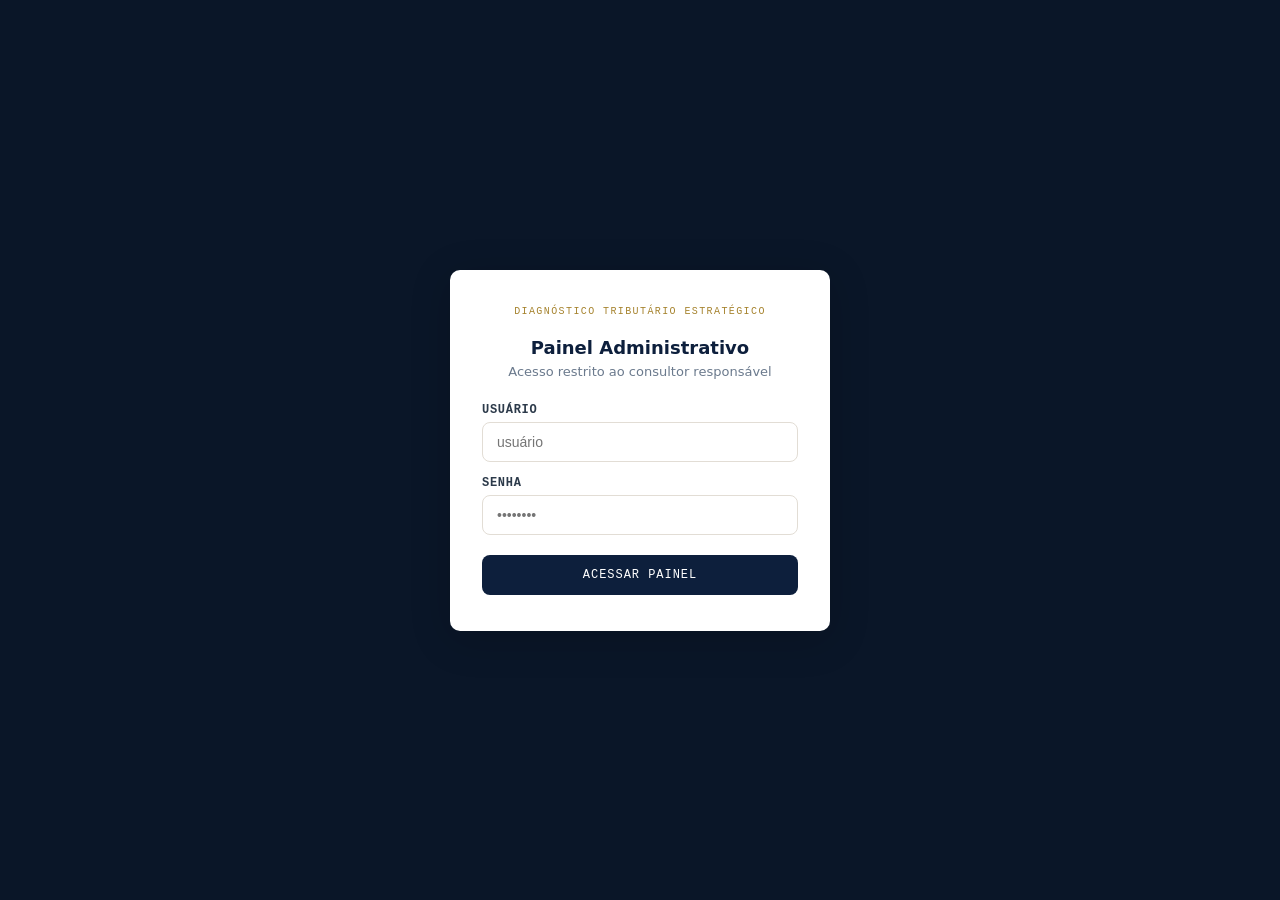
<file: admin.html>
<!DOCTYPE html>
<html lang="pt-BR">
<head>
<meta charset="UTF-8">
<meta name="viewport" content="width=device-width, initial-scale=1.0">
<title>Painel Administrativo — Diagnóstico Tributário Estratégico</title>
<meta name="robots" content="noindex, nofollow">
<style>
/* =========================================================
   DESIGN TOKENS — espelho do sistema principal
   ========================================================= */
:root{
  --azul-marinho:#0D1F3C;
  --azul-meianoite:#0A1628;
  --azul-aco:#1E3A5F;
  --dourado:#C9A24A;
  --dourado-escuro:#A6832E;
  --dourado-claro:#E8DDB5;
  --grafite:#2C3A4A;
  --cinza-doc:#6B7A8D;
  --papel:#F7F5F0;
  --papel-borda:#E2DDD5;
  --marfim-escuro:#EDE9E0;
  --vermelho:#A6332B;
  --verde:#3F7A5C;
  --amarelo:#B6862E;
  --laranja:#C06A2C;
  --mono:"IBM Plex Mono", "Courier New", monospace;
  --sans:"Inter", system-ui, sans-serif;
  --radius:10px;
}

*{box-sizing:border-box;margin:0;padding:0;}
html{font-size:15px;}
body{background:#F0EDE8;font-family:var(--sans);color:var(--grafite);min-height:100vh;}

/* =========================================================
   LAYOUT PRINCIPAL
   ========================================================= */
.admin-layout{display:grid;grid-template-columns:230px 1fr;min-height:100vh;}
@media(max-width:768px){.admin-layout{grid-template-columns:1fr;}}

/* =========================================================
   SIDEBAR
   ========================================================= */
.sidebar{background:var(--azul-meianoite);padding:0;display:flex;flex-direction:column;position:sticky;top:0;height:100vh;overflow-y:auto;}
@media(max-width:768px){.sidebar{height:auto;position:relative;}}

.sidebar__topo{padding:22px 20px 18px;border-bottom:1px solid rgba(255,255,255,0.07);}
.sidebar__logo{font-family:var(--mono);font-size:10px;letter-spacing:0.14em;text-transform:uppercase;color:var(--dourado-claro);margin-bottom:3px;}
.sidebar__subtitulo{font-size:11.5px;color:rgba(255,255,255,0.4);}

.sidebar__nav{padding:14px 0;flex:1;}
.nav-grupo{padding:10px 20px 4px;font-family:var(--mono);font-size:9.5px;letter-spacing:0.14em;text-transform:uppercase;color:rgba(255,255,255,0.28);}
.nav-item{display:flex;align-items:center;gap:10px;padding:10px 20px;font-size:13px;color:rgba(255,255,255,0.65);cursor:pointer;border-left:3px solid transparent;transition:all 0.18s;text-decoration:none;}
.nav-item:hover{background:rgba(255,255,255,0.05);color:#fff;}
.nav-item.ativo{background:rgba(201,162,74,0.12);border-left-color:var(--dourado);color:var(--dourado-claro);}
.nav-item .ic{width:15px;height:15px;flex:none;}

.sidebar__rodape{padding:16px 20px;border-top:1px solid rgba(255,255,255,0.07);}
.sidebar__rodape p{font-size:11px;color:rgba(255,255,255,0.3);}

/* =========================================================
   CONTEÚDO PRINCIPAL
   ========================================================= */
.conteudo{padding:28px 32px;overflow-x:hidden;}
@media(max-width:768px){.conteudo{padding:18px 16px;}}

.conteudo__header{display:flex;align-items:center;justify-content:space-between;margin-bottom:26px;flex-wrap:wrap;gap:12px;}
.conteudo__titulo{font-size:20px;font-weight:700;color:var(--azul-marinho);}
.conteudo__subtitulo{font-size:13px;color:var(--cinza-doc);margin-top:2px;}

/* =========================================================
   TELAS (abas)
   ========================================================= */
.tela-admin{display:none;}
.tela-admin.ativa{display:block;}

/* =========================================================
   LOGIN
   ========================================================= */
.login-wrap{min-height:100vh;display:flex;align-items:center;justify-content:center;background:var(--azul-meianoite);}
.login-card{background:#fff;border-radius:var(--radius);padding:36px 32px;width:100%;max-width:380px;box-shadow:0 8px 40px rgba(0,0,0,0.18);}
.login-card__logo{font-family:var(--mono);font-size:10px;letter-spacing:0.14em;text-transform:uppercase;color:var(--dourado-escuro);margin-bottom:20px;text-align:center;}
.login-card h2{font-size:18px;color:var(--azul-marinho);margin-bottom:6px;text-align:center;}
.login-card p{font-size:13px;color:var(--cinza-doc);text-align:center;margin-bottom:24px;}
.campo-login{margin-bottom:14px;}
.campo-login label{display:block;font-size:12px;font-weight:600;color:var(--grafite);margin-bottom:5px;font-family:var(--mono);letter-spacing:0.06em;text-transform:uppercase;}
.campo-login input{width:100%;padding:11px 14px;border:1.5px solid var(--papel-borda);border-radius:8px;font-size:14px;color:var(--grafite);background:#fff;outline:none;transition:border-color 0.18s;}
.campo-login input:focus{border-color:var(--dourado);}
.btn-login{width:100%;padding:13px;background:var(--azul-marinho);color:#fff;border:none;border-radius:8px;font-family:var(--mono);font-size:12px;letter-spacing:0.08em;text-transform:uppercase;cursor:pointer;margin-top:6px;transition:background 0.2s;}
.btn-login:hover{background:var(--azul-aco);}
.login-erro{font-size:12.5px;color:var(--vermelho);margin-top:10px;text-align:center;display:none;}

/* =========================================================
   ETAPA 14 — KPI CARDS
   ========================================================= */
.kpi-grade{display:grid;grid-template-columns:repeat(auto-fill,minmax(175px,1fr));gap:14px;margin-bottom:28px;}
.kpi-admin{background:#fff;border-radius:var(--radius);padding:18px 20px;border:1px solid var(--papel-borda);position:relative;overflow:hidden;}
.kpi-admin::before{content:"";position:absolute;top:0;left:0;width:4px;height:100%;background:var(--dourado);}
.kpi-admin__rotulo{font-family:var(--mono);font-size:10px;letter-spacing:0.1em;text-transform:uppercase;color:var(--cinza-doc);margin-bottom:8px;}
.kpi-admin__valor{font-size:28px;font-weight:700;color:var(--azul-marinho);line-height:1;}
.kpi-admin__sub{font-size:11.5px;color:var(--cinza-doc);margin-top:5px;}
.kpi-admin--verde::before{background:var(--verde);}
.kpi-admin--vermelho::before{background:var(--vermelho);}
.kpi-admin--dourado::before{background:var(--dourado);}
.kpi-admin--azul::before{background:var(--azul-aco);}

/* =========================================================
   TABELA DE LEADS — lista operacional (Etapa 14)
   ========================================================= */
.tabela-wrap{background:#fff;border-radius:var(--radius);border:1px solid var(--papel-borda);overflow:hidden;margin-bottom:22px;}
.tabela-header{display:flex;align-items:center;justify-content:space-between;padding:16px 20px;border-bottom:1px solid var(--papel-borda);flex-wrap:wrap;gap:10px;}
.tabela-header__titulo{font-size:14px;font-weight:700;color:var(--azul-marinho);}
.tabela-controles{display:flex;gap:8px;flex-wrap:wrap;}
.input-busca{padding:8px 12px;border:1.5px solid var(--papel-borda);border-radius:7px;font-size:13px;color:var(--grafite);outline:none;width:200px;}
.input-busca:focus{border-color:var(--dourado);}
.sel-filtro{padding:8px 10px;border:1.5px solid var(--papel-borda);border-radius:7px;font-size:13px;color:var(--grafite);background:#fff;outline:none;cursor:pointer;}
.btn-admin{display:inline-flex;align-items:center;gap:6px;padding:8px 14px;border-radius:7px;font-size:12px;font-family:var(--mono);letter-spacing:0.06em;text-transform:uppercase;cursor:pointer;border:1.5px solid transparent;transition:all 0.18s;}
.btn-admin--ouro{background:var(--dourado);color:#fff;border-color:var(--dourado);}
.btn-admin--ouro:hover{background:var(--dourado-escuro);}
.btn-admin--fantasma{background:transparent;color:var(--azul-marinho);border-color:var(--papel-borda);}
.btn-admin--fantasma:hover{border-color:var(--azul-marinho);}
.btn-admin--perigo{background:transparent;color:var(--vermelho);border-color:var(--vermelho);}
.btn-admin .ic{width:13px;height:13px;}

.tabela-overflow{overflow-x:auto;}
table.tabela-leads{width:100%;border-collapse:collapse;font-size:13px;}
table.tabela-leads th{padding:10px 14px;text-align:left;font-family:var(--mono);font-size:10px;letter-spacing:0.1em;text-transform:uppercase;color:var(--cinza-doc);border-bottom:1px solid var(--papel-borda);white-space:nowrap;background:var(--papel);}
table.tabela-leads td{padding:11px 14px;border-bottom:1px solid var(--marfim-escuro);vertical-align:middle;color:var(--grafite);}
table.tabela-leads tr:last-child td{border-bottom:none;}
table.tabela-leads tr:hover td{background:#fafaf8;}
.td-protocolo{font-family:var(--mono);font-size:11px;color:var(--azul-marinho);white-space:nowrap;}
.td-nome{font-weight:600;}
.td-acao{display:flex;gap:6px;}

/* =========================================================
   BADGES DE STATUS — Etapa 12
   ========================================================= */
.badge-status{display:inline-flex;align-items:center;gap:4px;padding:3px 9px;border-radius:20px;font-size:11px;font-family:var(--mono);letter-spacing:0.04em;white-space:nowrap;}
.badge-status--recebido    {background:#EFF6FC;color:#1a5fa0;}
.badge-status--analise     {background:#FEF9EC;color:#B6862E;}
.badge-status--aguardando  {background:#F3F0EC;color:#7A6A5A;}
.badge-status--proposta    {background:#F0F4FF;color:#3B5BDB;}
.badge-status--contratado  {background:#EFF6EE;color:#3F7A5C;}
.badge-status--emitido     {background:#E8F7EF;color:#2D6A4F;}
.badge-status--encerrado   {background:#F5F5F5;color:#888;}

/* =========================================================
   BADGE LEAD
   ========================================================= */
.badge-lead{display:inline-block;padding:2px 8px;border-radius:12px;font-size:10.5px;font-family:var(--mono);}
.badge-lead--frio  {background:#EFF6EE;color:#3F7A5C;}
.badge-lead--morno {background:#FEF9EC;color:#B6862E;}
.badge-lead--quente{background:#FDECEA;color:#A6332B;}

/* =========================================================
   MODAL DE DETALHES
   ========================================================= */
.modal-overlay{position:fixed;inset:0;background:rgba(10,22,40,0.65);z-index:1000;display:none;align-items:center;justify-content:center;padding:20px;}
.modal-overlay.aberto{display:flex;}
.modal{background:#fff;border-radius:var(--radius);width:100%;max-width:640px;max-height:90vh;overflow-y:auto;box-shadow:0 20px 60px rgba(0,0,0,0.22);}
.modal__header{display:flex;align-items:center;justify-content:space-between;padding:18px 22px;border-bottom:1px solid var(--papel-borda);position:sticky;top:0;background:#fff;z-index:2;}
.modal__titulo{font-size:15px;font-weight:700;color:var(--azul-marinho);}
.modal__fechar{background:none;border:none;font-size:20px;cursor:pointer;color:var(--cinza-doc);padding:4px 8px;border-radius:6px;}
.modal__fechar:hover{background:var(--marfim-escuro);}
.modal__corpo{padding:22px;}
.modal-secao{margin-bottom:20px;}
.modal-secao__titulo{font-family:var(--mono);font-size:10px;letter-spacing:0.12em;text-transform:uppercase;color:var(--cinza-doc);margin-bottom:10px;padding-bottom:6px;border-bottom:1px solid var(--papel-borda);}
.modal-grade{display:grid;grid-template-columns:1fr 1fr;gap:10px;}
.modal-campo{background:var(--papel);border-radius:7px;padding:10px 12px;}
.modal-campo__rotulo{font-size:10.5px;color:var(--cinza-doc);margin-bottom:3px;}
.modal-campo__valor{font-size:13.5px;color:var(--grafite);font-weight:600;}
.modal-campo--full{grid-column:1/-1;}
.sel-status-modal{width:100%;padding:10px 12px;border:1.5px solid var(--papel-borda);border-radius:8px;font-size:13px;color:var(--grafite);background:#fff;outline:none;margin-top:6px;}
.sel-status-modal:focus{border-color:var(--dourado);}
.btn-salvar-status{margin-top:10px;width:100%;}

/* =========================================================
   ETAPA 15 — HISTÓRICO / COMPARATIVO
   ========================================================= */
.historico-empty{text-align:center;padding:48px 20px;color:var(--cinza-doc);}
.historico-empty .ic-grande{width:48px;height:48px;color:var(--papel-borda);margin:0 auto 14px;}
.historico-card{background:#fff;border-radius:var(--radius);border:1px solid var(--papel-borda);padding:20px;margin-bottom:14px;}
.historico-card__header{display:flex;align-items:center;justify-content:space-between;margin-bottom:14px;}
.historico-card__nome{font-weight:700;color:var(--azul-marinho);}
.historico-card__protocolo{font-family:var(--mono);font-size:11px;color:var(--cinza-doc);}
.historico-grade{display:grid;grid-template-columns:repeat(auto-fill,minmax(140px,1fr));gap:10px;}
.historico-kpi{background:var(--papel);border-radius:8px;padding:10px 12px;}
.historico-kpi__rotulo{font-size:10.5px;color:var(--cinza-doc);margin-bottom:4px;}
.historico-kpi__linha{display:flex;align-items:center;gap:8px;}
.historico-kpi__antes{font-size:14px;color:var(--cinza-doc);text-decoration:line-through;}
.historico-kpi__depois{font-size:16px;font-weight:700;color:var(--azul-marinho);}
.historico-kpi__delta{font-size:11px;font-family:var(--mono);padding:2px 6px;border-radius:10px;}
.delta-melhora{background:#EFF6EE;color:var(--verde);}
.delta-piora{background:#FDECEA;color:var(--vermelho);}
.delta-igual{background:#F5F5F5;color:var(--cinza-doc);}
.historico-evolucao{margin-top:14px;padding-top:14px;border-top:1px solid var(--papel-borda);font-size:13px;color:var(--cinza-doc);font-style:italic;}

/* =========================================================
   ETAPA 21 — RANKING DE LEADS
   ========================================================= */
.ranking-lista{display:flex;flex-direction:column;gap:10px;}
.ranking-item{background:#fff;border-radius:var(--radius);border:1px solid var(--papel-borda);padding:14px 18px;display:flex;align-items:center;gap:16px;cursor:pointer;transition:border-color 0.18s;}
.ranking-item:hover{border-color:var(--dourado);}
.ranking-pos{width:32px;height:32px;border-radius:50%;background:var(--marfim-escuro);display:flex;align-items:center;justify-content:center;font-family:var(--mono);font-size:13px;font-weight:700;color:var(--azul-marinho);flex:none;}
.ranking-pos--1{background:var(--dourado);color:#fff;}
.ranking-pos--2{background:var(--azul-aco);color:#fff;}
.ranking-pos--3{background:var(--grafite);color:#fff;}
.ranking-info{flex:1;}
.ranking-nome{font-weight:700;color:var(--azul-marinho);margin-bottom:2px;}
.ranking-meta{font-size:12px;color:var(--cinza-doc);display:flex;gap:12px;flex-wrap:wrap;}
.ranking-score{display:flex;flex-direction:column;align-items:flex-end;gap:4px;}
.ranking-score__num{font-size:22px;font-weight:700;color:var(--azul-marinho);font-family:var(--mono);line-height:1;}
.ranking-score__label{font-size:10.5px;color:var(--cinza-doc);}

/* =========================================================
   ESTADO VAZIO
   ========================================================= */
.estado-vazio{text-align:center;padding:60px 20px;}
.estado-vazio p{color:var(--cinza-doc);font-size:14px;margin-top:10px;}
.estado-vazio .ic-grande{width:52px;height:52px;color:var(--papel-borda);margin:0 auto 16px;display:block;}

/* =========================================================
   CONFIG
   ========================================================= */
.config-secao{background:#fff;border-radius:var(--radius);border:1px solid var(--papel-borda);padding:22px;margin-bottom:18px;}
.config-secao__titulo{font-family:var(--mono);font-size:11px;letter-spacing:0.1em;text-transform:uppercase;color:var(--cinza-doc);margin-bottom:16px;padding-bottom:10px;border-bottom:1px solid var(--papel-borda);}
.config-campo{margin-bottom:14px;}
.config-campo label{display:block;font-size:12px;font-weight:600;color:var(--grafite);margin-bottom:5px;}
.config-campo input{width:100%;padding:10px 13px;border:1.5px solid var(--papel-borda);border-radius:8px;font-size:13px;color:var(--grafite);outline:none;font-family:var(--mono);}
.config-campo input:focus{border-color:var(--dourado);}
.config-campo small{font-size:11.5px;color:var(--cinza-doc);margin-top:4px;display:block;}
.config-salvo{font-size:12px;color:var(--verde);margin-top:8px;display:none;}

/* =========================================================
   TOASTER
   ========================================================= */
.toaster{position:fixed;bottom:24px;right:24px;z-index:2000;display:flex;flex-direction:column;gap:8px;pointer-events:none;}
.toast{background:var(--azul-marinho);color:#fff;padding:12px 18px;border-radius:8px;font-size:13px;box-shadow:0 4px 18px rgba(0,0,0,0.18);animation:surgirToast 0.3s ease both;pointer-events:all;display:flex;align-items:center;gap:10px;}
.toast--ok{background:var(--verde);}
.toast--erro{background:var(--vermelho);}
@keyframes surgirToast{from{opacity:0;transform:translateY(14px);}to{opacity:1;transform:translateY(0);}}

/* =========================================================
   ÍCONES SVG
   ========================================================= */
.ic{width:14px;height:14px;display:inline-block;vertical-align:middle;}
</style>
</head>
<body>

<!-- SVG SPRITE -->
<svg style="display:none" xmlns="http://www.w3.org/2000/svg">
  <symbol id="ic-chart"    viewBox="0 0 24 24" fill="none" stroke="currentColor" stroke-width="1.8" stroke-linecap="round" stroke-linejoin="round"><polyline points="22 12 18 12 15 21 9 3 6 12 2 12"/></symbol>
  <symbol id="ic-users"    viewBox="0 0 24 24" fill="none" stroke="currentColor" stroke-width="1.8" stroke-linecap="round" stroke-linejoin="round"><path d="M17 21v-2a4 4 0 0 0-4-4H5a4 4 0 0 0-4 4v2"/><circle cx="9" cy="7" r="4"/><path d="M23 21v-2a4 4 0 0 0-3-3.87"/><path d="M16 3.13a4 4 0 0 1 0 7.75"/></symbol>
  <symbol id="ic-trend"    viewBox="0 0 24 24" fill="none" stroke="currentColor" stroke-width="1.8" stroke-linecap="round" stroke-linejoin="round"><polyline points="23 6 13.5 15.5 8.5 10.5 1 18"/><polyline points="17 6 23 6 23 12"/></symbol>
  <symbol id="ic-dollar"   viewBox="0 0 24 24" fill="none" stroke="currentColor" stroke-width="1.8" stroke-linecap="round" stroke-linejoin="round"><line x1="12" y1="1" x2="12" y2="23"/><path d="M17 5H9.5a3.5 3.5 0 0 0 0 7h5a3.5 3.5 0 0 1 0 7H6"/></symbol>
  <symbol id="ic-alert"    viewBox="0 0 24 24" fill="none" stroke="currentColor" stroke-width="1.8" stroke-linecap="round" stroke-linejoin="round"><path d="M10.29 3.86L1.82 18a2 2 0 0 0 1.71 3h16.94a2 2 0 0 0 1.71-3L13.71 3.86a2 2 0 0 0-3.42 0z"/><line x1="12" y1="9" x2="12" y2="13"/><line x1="12" y1="17" x2="12.01" y2="17"/></symbol>
  <symbol id="ic-clock"    viewBox="0 0 24 24" fill="none" stroke="currentColor" stroke-width="1.8" stroke-linecap="round" stroke-linejoin="round"><circle cx="12" cy="12" r="10"/><polyline points="12 6 12 12 16 14"/></symbol>
  <symbol id="ic-check"    viewBox="0 0 24 24" fill="none" stroke="currentColor" stroke-width="2" stroke-linecap="round" stroke-linejoin="round"><polyline points="20 6 9 17 4 12"/></symbol>
  <symbol id="ic-eye"      viewBox="0 0 24 24" fill="none" stroke="currentColor" stroke-width="1.8" stroke-linecap="round" stroke-linejoin="round"><path d="M1 12s4-8 11-8 11 8 11 8-4 8-11 8-11-8-11-8z"/><circle cx="12" cy="12" r="3"/></symbol>
  <symbol id="ic-edit"     viewBox="0 0 24 24" fill="none" stroke="currentColor" stroke-width="1.8" stroke-linecap="round" stroke-linejoin="round"><path d="M11 4H4a2 2 0 0 0-2 2v14a2 2 0 0 0 2 2h14a2 2 0 0 0 2-2v-7"/><path d="M18.5 2.5a2.121 2.121 0 0 1 3 3L12 15l-4 1 1-4 9.5-9.5z"/></symbol>
  <symbol id="ic-trash"    viewBox="0 0 24 24" fill="none" stroke="currentColor" stroke-width="1.8" stroke-linecap="round" stroke-linejoin="round"><polyline points="3 6 5 6 21 6"/><path d="M19 6l-1 14H6L5 6"/><path d="M10 11v6"/><path d="M14 11v6"/><path d="M9 6V4h6v2"/></symbol>
  <symbol id="ic-refresh"  viewBox="0 0 24 24" fill="none" stroke="currentColor" stroke-width="1.8" stroke-linecap="round" stroke-linejoin="round"><polyline points="23 4 23 10 17 10"/><path d="M20.49 15a9 9 0 1 1-2.12-9.36L23 10"/></symbol>
  <symbol id="ic-download" viewBox="0 0 24 24" fill="none" stroke="currentColor" stroke-width="1.8" stroke-linecap="round" stroke-linejoin="round"><path d="M21 15v4a2 2 0 0 1-2 2H5a2 2 0 0 1-2-2v-4"/><polyline points="7 10 12 15 17 10"/><line x1="12" y1="15" x2="12" y2="3"/></symbol>
  <symbol id="ic-lock"     viewBox="0 0 24 24" fill="none" stroke="currentColor" stroke-width="1.8" stroke-linecap="round" stroke-linejoin="round"><rect x="3" y="11" width="18" height="11" rx="2" ry="2"/><path d="M7 11V7a5 5 0 0 1 10 0v4"/></symbol>
  <symbol id="ic-settings" viewBox="0 0 24 24" fill="none" stroke="currentColor" stroke-width="1.8" stroke-linecap="round" stroke-linejoin="round"><circle cx="12" cy="12" r="3"/><path d="M19.4 15a1.65 1.65 0 0 0 .33 1.82l.06.06a2 2 0 0 1-2.83 2.83l-.06-.06a1.65 1.65 0 0 0-1.82-.33 1.65 1.65 0 0 0-1 1.51V21a2 2 0 0 1-4 0v-.09A1.65 1.65 0 0 0 9 19.4a1.65 1.65 0 0 0-1.82.33l-.06.06a2 2 0 0 1-2.83-2.83l.06-.06A1.65 1.65 0 0 0 4.68 15a1.65 1.65 0 0 0-1.51-1H3a2 2 0 0 1 0-4h.09A1.65 1.65 0 0 0 4.6 9a1.65 1.65 0 0 0-.33-1.82l-.06-.06a2 2 0 0 1 2.83-2.83l.06.06A1.65 1.65 0 0 0 9 4.68a1.65 1.65 0 0 0 1-1.51V3a2 2 0 0 1 4 0v.09a1.65 1.65 0 0 0 1 1.51 1.65 1.65 0 0 0 1.82-.33l.06-.06a2 2 0 0 1 2.83 2.83l-.06.06A1.65 1.65 0 0 0 19.4 9a1.65 1.65 0 0 0 1.51 1H21a2 2 0 0 1 0 4h-.09a1.65 1.65 0 0 0-1.51 1z"/></symbol>
  <symbol id="ic-target"   viewBox="0 0 24 24" fill="none" stroke="currentColor" stroke-width="1.8" stroke-linecap="round" stroke-linejoin="round"><circle cx="12" cy="12" r="10"/><circle cx="12" cy="12" r="6"/><circle cx="12" cy="12" r="2"/></symbol>
  <symbol id="ic-history"  viewBox="0 0 24 24" fill="none" stroke="currentColor" stroke-width="1.8" stroke-linecap="round" stroke-linejoin="round"><polyline points="1 4 1 10 7 10"/><path d="M3.51 15a9 9 0 1 0 .49-4.95"/></symbol>
  <symbol id="ic-logout"   viewBox="0 0 24 24" fill="none" stroke="currentColor" stroke-width="1.8" stroke-linecap="round" stroke-linejoin="round"><path d="M9 21H5a2 2 0 0 1-2-2V5a2 2 0 0 1 2-2h4"/><polyline points="16 17 21 12 16 7"/><line x1="21" y1="12" x2="9" y2="12"/></symbol>
  <symbol id="ic-sort"     viewBox="0 0 24 24" fill="none" stroke="currentColor" stroke-width="1.8" stroke-linecap="round" stroke-linejoin="round"><line x1="8" y1="6" x2="21" y2="6"/><line x1="8" y1="12" x2="21" y2="12"/><line x1="8" y1="18" x2="21" y2="18"/><line x1="3" y1="6" x2="3.01" y2="6"/><line x1="3" y1="12" x2="3.01" y2="12"/><line x1="3" y1="18" x2="3.01" y2="18"/></symbol>
</svg>

<!-- ============================================================
     TELA DE LOGIN
     ============================================================ -->
<div id="tela-login" class="login-wrap">
  <div class="login-card">
    <div class="login-card__logo">Diagnóstico Tributário Estratégico</div>
    <h2>Painel Administrativo</h2>
    <p>Acesso restrito ao consultor responsável</p>
    <div class="campo-login">
      <label for="inp-usuario">Usuário</label>
      <input type="text" id="inp-usuario" autocomplete="username" placeholder="usuário">
    </div>
    <div class="campo-login">
      <label for="inp-senha">Senha</label>
      <input type="password" id="inp-senha" autocomplete="current-password" placeholder="••••••••">
    </div>
    <button class="btn-login" id="btn-entrar">Acessar Painel</button>
    <div class="login-erro" id="login-erro">Usuário ou senha incorretos.</div>
  </div>
</div>

<!-- ============================================================
     PAINEL PRINCIPAL (oculto até login)
     ============================================================ -->
<div id="painel-principal" style="display:none;">
  <div class="admin-layout">

    <!-- SIDEBAR -->
    <aside class="sidebar">
      <div class="sidebar__topo">
        <div class="sidebar__logo">DTE · Admin</div>
        <div class="sidebar__subtitulo">Diagnóstico Tributário Estratégico</div>
      </div>
      <nav class="sidebar__nav">
        <div class="nav-grupo">Operação</div>
        <a class="nav-item ativo" data-tela="dashboard" href="#">
          <svg class="ic"><use href="#ic-chart"/></svg>Dashboard
        </a>
        <a class="nav-item" data-tela="leads" href="#">
          <svg class="ic"><use href="#ic-users"/></svg>Leads
        </a>
        <a class="nav-item" data-tela="ranking" href="#">
          <svg class="ic"><use href="#ic-target"/></svg>Ranking
        </a>
        <div class="nav-grupo">Análise</div>
        <a class="nav-item" data-tela="historico" href="#">
          <svg class="ic"><use href="#ic-history"/></svg>Histórico
        </a>
        <div class="nav-grupo">Sistema</div>
        <a class="nav-item" data-tela="config" href="#">
          <svg class="ic"><use href="#ic-settings"/></svg>Configurações
        </a>
        <a class="nav-item" id="btn-sair" href="#">
          <svg class="ic"><use href="#ic-logout"/></svg>Sair
        </a>
      </nav>
      <div class="sidebar__rodape">
        <p>DTE v6 · <span id="txt-versao-data"></span></p>
      </div>
    </aside>

    <!-- CONTEÚDO -->
    <main class="conteudo">

      <!-- ===== TELA: DASHBOARD (Etapa 14) ===== -->
      <div class="tela-admin ativa" id="tela-dashboard">
        <div class="conteudo__header">
          <div>
            <div class="conteudo__titulo">Dashboard</div>
            <div class="conteudo__subtitulo" id="dash-subtitulo">Carregando indicadores…</div>
          </div>
          <button class="btn-admin btn-admin--fantasma" id="btn-atualizar">
            <svg class="ic"><use href="#ic-refresh"/></svg>Atualizar
          </button>
        </div>

        <!-- KPIs — Etapa 14 -->
        <div class="kpi-grade" id="kpi-grade">
          <div class="kpi-admin kpi-admin--azul">
            <div class="kpi-admin__rotulo">Diagnósticos Realizados</div>
            <div class="kpi-admin__valor" id="kpi-total">—</div>
            <div class="kpi-admin__sub">Total acumulado</div>
          </div>
          <div class="kpi-admin kpi-admin--dourado">
            <div class="kpi-admin__rotulo">Leads Quentes</div>
            <div class="kpi-admin__valor" id="kpi-quentes">—</div>
            <div class="kpi-admin__sub">Score acima de 70</div>
          </div>
          <div class="kpi-admin kpi-admin--verde">
            <div class="kpi-admin__rotulo">Contratados</div>
            <div class="kpi-admin__valor" id="kpi-contratados">—</div>
            <div class="kpi-admin__sub">Diagnóstico pago</div>
          </div>
          <div class="kpi-admin kpi-admin--azul">
            <div class="kpi-admin__rotulo">Taxa de Conversão</div>
            <div class="kpi-admin__valor" id="kpi-conversao">—</div>
            <div class="kpi-admin__sub">Leads → Contratados</div>
          </div>
          <div class="kpi-admin kpi-admin--vermelho">
            <div class="kpi-admin__rotulo">Aguardando Ação</div>
            <div class="kpi-admin__valor" id="kpi-aguardando">—</div>
            <div class="kpi-admin__sub">Recebidos + Em análise</div>
          </div>
          <div class="kpi-admin">
            <div class="kpi-admin__rotulo">Score Médio</div>
            <div class="kpi-admin__valor" id="kpi-score-medio">—</div>
            <div class="kpi-admin__sub">Score comercial médio</div>
          </div>
        </div>

        <!-- Distribuição por perfil -->
        <div class="tabela-wrap">
          <div class="tabela-header">
            <span class="tabela-header__titulo">Diagnósticos por Perfil</span>
          </div>
          <div style="padding:16px 20px;" id="dash-por-perfil">—</div>
        </div>

        <!-- Distribuição por status -->
        <div class="tabela-wrap">
          <div class="tabela-header">
            <span class="tabela-header__titulo">Distribuição por Status Operacional</span>
          </div>
          <div style="padding:16px 20px;" id="dash-por-status">—</div>
        </div>
      </div>

      <!-- ===== TELA: LEADS (Etapa 14 — lista operacional) ===== -->
      <div class="tela-admin" id="tela-leads">
        <div class="conteudo__header">
          <div>
            <div class="conteudo__titulo">Leads</div>
            <div class="conteudo__subtitulo">Lista operacional de diagnósticos</div>
          </div>
          <div style="display:flex;gap:8px;">
            <button class="btn-admin btn-admin--fantasma" id="btn-exportar-csv">
              <svg class="ic"><use href="#ic-download"/></svg>Exportar CSV
            </button>
          </div>
        </div>

        <div class="tabela-wrap">
          <div class="tabela-header">
            <span class="tabela-header__titulo">Todos os Diagnósticos</span>
            <div class="tabela-controles">
              <input class="input-busca" id="busca-leads" type="text" placeholder="Buscar por nome ou protocolo…">
              <select class="sel-filtro" id="filtro-perfil">
                <option value="">Todos os perfis</option>
                <option value="empresa">Empresa</option>
                <option value="mei">MEI / Liberal</option>
                <option value="transporte">Transporte</option>
              </select>
              <select class="sel-filtro" id="filtro-status">
                <option value="">Todos os status</option>
                <option value="Recebido">Recebido</option>
                <option value="Em Análise">Em Análise</option>
                <option value="Aguardando Informações">Aguardando Informações</option>
                <option value="Proposta Enviada">Proposta Enviada</option>
                <option value="Contratado">Contratado</option>
                <option value="Diagnóstico Emitido">Diagnóstico Emitido</option>
                <option value="Encerrado">Encerrado</option>
              </select>
              <select class="sel-filtro" id="filtro-lead">
                <option value="">Todos os leads</option>
                <option value="Lead Quente">Quentes</option>
                <option value="Lead Morno">Mornos</option>
                <option value="Lead Frio">Frios</option>
              </select>
            </div>
          </div>
          <div class="tabela-overflow">
            <table class="tabela-leads">
              <thead>
                <tr>
                  <th>Protocolo</th>
                  <th>Cliente</th>
                  <th>Perfil</th>
                  <th>Score</th>
                  <th>Lead</th>
                  <th>Status</th>
                  <th>Data</th>
                  <th>Ações</th>
                </tr>
              </thead>
              <tbody id="tbody-leads"></tbody>
            </table>
          </div>
          <div id="leads-vazio" class="estado-vazio" style="display:none;">
            <svg class="ic-grande" viewBox="0 0 24 24" fill="none" stroke="currentColor" stroke-width="1.5"><circle cx="11" cy="11" r="8"/><line x1="21" y1="21" x2="16.65" y2="16.65"/></svg>
            <p>Nenhum diagnóstico encontrado com os filtros aplicados.</p>
          </div>
        </div>
      </div>

      <!-- ===== TELA: RANKING (Etapa 21 — priorização automática) ===== -->
      <div class="tela-admin" id="tela-ranking">
        <div class="conteudo__header">
          <div>
            <div class="conteudo__titulo">Ranking de Prioridade</div>
            <div class="conteudo__subtitulo">Leads ordenados por score composto — risco + oportunidade + urgência</div>
          </div>
          <select class="sel-filtro" id="ranking-criterio">
            <option value="scoreComercial">Score Comercial</option>
            <option value="indiceExposicao">Exposição Fiscal</option>
            <option value="indiceOportunidade">Oportunidade Tributária</option>
            <option value="indiceUrgencia">Urgência</option>
          </select>
        </div>
        <div class="ranking-lista" id="ranking-lista"></div>
        <div id="ranking-vazio" class="estado-vazio" style="display:none;">
          <svg class="ic-grande" viewBox="0 0 24 24" fill="none" stroke="currentColor" stroke-width="1.5"><circle cx="12" cy="12" r="10"/><line x1="12" y1="8" x2="12" y2="12"/><line x1="12" y1="16" x2="12.01" y2="16"/></svg>
          <p>Nenhum lead disponível para rankear.</p>
        </div>
      </div>

      <!-- ===== TELA: HISTÓRICO (Etapa 15) ===== -->
      <div class="tela-admin" id="tela-historico">
        <div class="conteudo__header">
          <div>
            <div class="conteudo__titulo">Histórico de Diagnósticos</div>
            <div class="conteudo__subtitulo">Acompanhe a evolução entre diagnósticos do mesmo cliente</div>
          </div>
          <input class="input-busca" id="busca-historico" type="text" placeholder="Buscar por nome ou WhatsApp…" style="width:240px;">
        </div>
        <div id="historico-lista"></div>
        <div id="historico-vazio" class="historico-empty" style="display:none;">
          <svg class="ic-grande" viewBox="0 0 24 24" fill="none" stroke="currentColor" stroke-width="1.5"><polyline points="1 4 1 10 7 10"/><path d="M3.51 15a9 9 0 1 0 .49-4.95"/></svg>
          <p>Nenhum cliente com mais de um diagnóstico encontrado.</p>
        </div>
      </div>

      <!-- ===== TELA: CONFIGURAÇÕES ===== -->
      <div class="tela-admin" id="tela-config">
        <div class="conteudo__header">
          <div>
            <div class="conteudo__titulo">Configurações</div>
            <div class="conteudo__subtitulo">Credenciais de integração e acesso</div>
          </div>
        </div>

        <div class="config-secao">
          <div class="config-secao__titulo">Integração Supabase</div>
          <div class="config-campo">
            <label>URL do Projeto Supabase</label>
            <input type="text" id="cfg-supabase-url" placeholder="https://xxxx.supabase.co">
            <small>Ex: https://abcdefgh.supabase.co</small>
          </div>
          <div class="config-campo">
            <label>Chave Anon Key</label>
            <input type="text" id="cfg-supabase-key" placeholder="eyJhbGciOi…">
          </div>
          <div class="config-campo">
            <label>Nome da Tabela</label>
            <input type="text" id="cfg-supabase-tabela" placeholder="leads_diagnostico">
          </div>
          <button class="btn-admin btn-admin--ouro" id="btn-salvar-supabase">Salvar configurações</button>
          <div class="config-salvo" id="cfg-salvo-supabase">✓ Configurações salvas com sucesso.</div>
        </div>

        <div class="config-secao">
          <div class="config-secao__titulo">Dados de Acesso ao Painel</div>
          <div class="config-campo">
            <label>Novo usuário</label>
            <input type="text" id="cfg-novo-usuario" placeholder="consultor">
          </div>
          <div class="config-campo">
            <label>Nova senha</label>
            <input type="password" id="cfg-nova-senha" placeholder="••••••••">
            <small>Mínimo 8 caracteres. Salvo localmente neste navegador.</small>
          </div>
          <button class="btn-admin btn-admin--ouro" id="btn-salvar-acesso">Salvar acesso</button>
          <div class="config-salvo" id="cfg-salvo-acesso">✓ Acesso atualizado. Use as novas credenciais no próximo login.</div>
        </div>
      </div>

    </main>
  </div>
</div>

<!-- ===== MODAL DE DETALHES DO LEAD ===== -->
<div class="modal-overlay" id="modal-lead">
  <div class="modal">
    <div class="modal__header">
      <span class="modal__titulo" id="modal-titulo">Detalhes do Diagnóstico</span>
      <button class="modal__fechar" id="modal-fechar">×</button>
    </div>
    <div class="modal__corpo" id="modal-corpo"></div>
  </div>
</div>

<!-- TOASTER -->
<div class="toaster" id="toaster"></div>

<script>
/* =========================================================
   CONFIGURAÇÃO DE ACESSO (credenciais salvas em localStorage)
   ========================================================= */
const CFG_KEY = "dte_admin_cfg";

function carregarCfg(){
  try{ return JSON.parse(localStorage.getItem(CFG_KEY)) || {}; }catch(e){ return {}; }
}
function salvarCfg(obj){
  try{ localStorage.setItem(CFG_KEY, JSON.stringify(Object.assign(carregarCfg(), obj))); }catch(e){}
}

/* Credenciais padrão — altere para produção via tela de Configurações */
function getCredenciais(){
  const cfg = carregarCfg();
  return {
    usuario: cfg.usuario || "admin",
    senha:   cfg.senha   || "dte2026"
  };
}

/* =========================================================
   LOGIN
   ========================================================= */
document.getElementById("btn-entrar").addEventListener("click", tentarLogin);
document.getElementById("inp-senha").addEventListener("keydown", function(e){ if(e.key === "Enter") tentarLogin(); });

function tentarLogin(){
  const u = document.getElementById("inp-usuario").value.trim();
  const s = document.getElementById("inp-senha").value;
  const cred = getCredenciais();
  if(u === cred.usuario && s === cred.senha){
    document.getElementById("tela-login").style.display = "none";
    document.getElementById("painel-principal").style.display = "block";
    inicializarPainel();
  } else {
    document.getElementById("login-erro").style.display = "block";
  }
}

document.getElementById("btn-sair").addEventListener("click", function(e){
  e.preventDefault();
  document.getElementById("painel-principal").style.display = "none";
  document.getElementById("tela-login").style.display = "flex";
  document.getElementById("inp-usuario").value = "";
  document.getElementById("inp-senha").value = "";
  document.getElementById("login-erro").style.display = "none";
});

/* =========================================================
   NAVEGAÇÃO ENTRE ABAS
   ========================================================= */
document.querySelectorAll(".nav-item[data-tela]").forEach(function(el){
  el.addEventListener("click", function(e){
    e.preventDefault();
    const tela = this.dataset.tela;
    document.querySelectorAll(".nav-item").forEach(function(n){ n.classList.remove("ativo"); });
    this.classList.add("ativo");
    document.querySelectorAll(".tela-admin").forEach(function(t){ t.classList.remove("ativa"); });
    document.getElementById("tela-" + tela).classList.add("ativa");
    if(tela === "dashboard")  renderDashboard();
    if(tela === "leads")      renderLeads();
    if(tela === "ranking")    renderRanking();
    if(tela === "historico")  renderHistorico();
    if(tela === "config")     carregarConfig();
  });
});

/* =========================================================
   DADOS — localStorage como banco local
   Chave: "dte_leads" → array de payloads
   ========================================================= */
function carregarLeads(){
  try{ return JSON.parse(localStorage.getItem("dte_leads")) || []; }catch(e){ return []; }
}

function salvarLeads(leads){
  try{ localStorage.setItem("dte_leads", JSON.stringify(leads)); }catch(e){}
}

/* Método auxiliar: atualizar status de um lead pelo protocolo */
function atualizarStatus(protocolo, novoStatus){
  const leads = carregarLeads();
  const idx = leads.findIndex(function(l){ return l.protocolo === protocolo; });
  if(idx >= 0){
    leads[idx].status = novoStatus;
    leads[idx].ultimaAtualizacao = new Date().toISOString();
    salvarLeads(leads);
    return true;
  }
  return false;
}

/* Método auxiliar: excluir lead pelo protocolo */
function excluirLead(protocolo){
  const leads = carregarLeads().filter(function(l){ return l.protocolo !== protocolo; });
  salvarLeads(leads);
}

/* =========================================================
   ETAPA 14 — DASHBOARD
   ========================================================= */
function renderDashboard(){
  const leads = carregarLeads();
  const total = leads.length;

  document.getElementById("dash-subtitulo").textContent =
    "Atualizado em " + new Date().toLocaleString("pt-BR");

  /* KPIs */
  const quentes     = leads.filter(function(l){ return l.classificacaoLead === "Lead Quente"; }).length;
  const contratados = leads.filter(function(l){ return l.status === "Contratado" || l.status === "Diagnóstico Emitido"; }).length;
  const aguardando  = leads.filter(function(l){ return l.status === "Recebido" || l.status === "Em Análise"; }).length;
  const conversao   = total > 0 ? Math.round((contratados / total) * 100) : 0;
  const scoreTotal  = leads.reduce(function(s, l){ return s + (l.scoreComercial || 0); }, 0);
  const scoreMedio  = total > 0 ? Math.round(scoreTotal / total) : 0;

  document.getElementById("kpi-total").textContent      = total;
  document.getElementById("kpi-quentes").textContent    = quentes;
  document.getElementById("kpi-contratados").textContent= contratados;
  document.getElementById("kpi-conversao").textContent  = conversao + "%";
  document.getElementById("kpi-aguardando").textContent = aguardando;
  document.getElementById("kpi-score-medio").textContent= scoreMedio;

  /* Por perfil */
  const porPerfil = {};
  leads.forEach(function(l){
    const k = l.perfilRotulo || l.perfil || "—";
    porPerfil[k] = (porPerfil[k] || 0) + 1;
  });
  document.getElementById("dash-por-perfil").innerHTML = total === 0
    ? "<span style='color:var(--cinza-doc);font-size:13px;'>Nenhum diagnóstico registrado ainda.</span>"
    : Object.keys(porPerfil).map(function(k){
        const pct = Math.round((porPerfil[k] / total) * 100);
        return '<div style="margin-bottom:10px;">' +
          '<div style="display:flex;justify-content:space-between;font-size:13px;margin-bottom:4px;">' +
            '<span>' + k + '</span><span style="font-family:var(--mono);font-weight:700;">' + porPerfil[k] + ' (' + pct + '%)</span>' +
          '</div>' +
          '<div style="height:7px;background:var(--marfim-escuro);border-radius:4px;">' +
            '<div style="height:100%;width:' + pct + '%;background:var(--dourado);border-radius:4px;transition:width 0.5s;"></div>' +
          '</div></div>';
      }).join('');

  /* Por status */
  const STATUS_ORDER = ["Recebido","Em Análise","Aguardando Informações","Proposta Enviada","Contratado","Diagnóstico Emitido","Encerrado"];
  const porStatus = {};
  leads.forEach(function(l){ const k = l.status || "Recebido"; porStatus[k] = (porStatus[k] || 0) + 1; });
  document.getElementById("dash-por-status").innerHTML = total === 0
    ? "<span style='color:var(--cinza-doc);font-size:13px;'>Nenhum diagnóstico registrado ainda.</span>"
    : STATUS_ORDER.filter(function(s){ return porStatus[s]; }).map(function(s){
        const qtd = porStatus[s] || 0;
        const pct = Math.round((qtd / total) * 100);
        return '<div style="display:flex;align-items:center;gap:12px;margin-bottom:9px;font-size:13px;">' +
          '<span style="min-width:190px;">' + renderBadgeStatus(s) + '</span>' +
          '<div style="flex:1;height:7px;background:var(--marfim-escuro);border-radius:4px;">' +
            '<div style="height:100%;width:' + pct + '%;background:var(--dourado);border-radius:4px;transition:width 0.5s;"></div>' +
          '</div>' +
          '<span style="font-family:var(--mono);font-weight:700;min-width:28px;text-align:right;">' + qtd + '</span>' +
        '</div>';
      }).join('');
}

/* =========================================================
   ETAPA 14 — LISTA OPERACIONAL DE LEADS
   ========================================================= */
let leadsCache = [];

function renderLeads(){
  leadsCache = carregarLeads();
  aplicarFiltrosLeads();
}

/* =========================================================
   PAGINAÇÃO DA TABELA DE LEADS
   ========================================================= */
const LEADS_POR_PAGINA = 15;
let paginaAtual = 1;
let totalPaginas = 1;

function aplicarFiltrosLeads(){
  const busca   = (document.getElementById("busca-leads").value || "").toLowerCase();
  const perfil  = document.getElementById("filtro-perfil").value;
  const status  = document.getElementById("filtro-status").value;
  const lead    = document.getElementById("filtro-lead").value;

  let filtrados = leadsCache.filter(function(l){
    const matchBusca  = !busca  || (l.nome||"").toLowerCase().includes(busca) || (l.protocolo||"").toLowerCase().includes(busca) || (l.whatsapp||"").includes(busca);
    const matchPerfil = !perfil || (l.perfil||"") === perfil;
    const matchStatus = !status || (l.status||"Recebido") === status;
    const matchLead   = !lead   || (l.classificacaoLead||"") === lead;
    return matchBusca && matchPerfil && matchStatus && matchLead;
  });

  filtrados.sort(function(a, b){ return new Date(b.dataHora) - new Date(a.dataHora); });

  totalPaginas = Math.max(1, Math.ceil(filtrados.length / LEADS_POR_PAGINA));
  if(paginaAtual > totalPaginas) paginaAtual = 1;

  const inicio = (paginaAtual - 1) * LEADS_POR_PAGINA;
  const pagina = filtrados.slice(inicio, inicio + LEADS_POR_PAGINA);

  const tbody = document.getElementById("tbody-leads");
  const vazio = document.getElementById("leads-vazio");

  if(filtrados.length === 0){
    tbody.innerHTML = "";
    vazio.style.display = "block";
    renderPaginacao(0);
    return;
  }
  vazio.style.display = "none";

  tbody.innerHTML = pagina.map(function(l){
    const score = l.scoreComercial || 0;
    const classif = l.classificacaoLead || "Lead Frio";
    const cssLead = classif === "Lead Quente" ? "quente" : classif === "Lead Morno" ? "morno" : "frio";
    const data = l.dataHora ? new Date(l.dataHora).toLocaleDateString("pt-BR") : "—";
    const status = l.status || "Recebido";
    return '<tr>' +
      '<td class="td-protocolo">' + (l.protocolo||"—") + '</td>' +
      '<td class="td-nome">' + (l.nome||"—") + '<br><span style="font-size:11px;color:var(--cinza-doc);font-weight:400;">' + (l.whatsapp||"") + '</span></td>' +
      '<td>' + (l.perfilRotulo||l.perfil||"—") + '</td>' +
      '<td><span style="font-family:var(--mono);font-weight:700;font-size:15px;">' + score + '</span><span style="font-size:11px;color:var(--cinza-doc);">/100</span></td>' +
      '<td><span class="badge-lead badge-lead--' + cssLead + '">' + classif + '</span></td>' +
      '<td>' + renderBadgeStatus(status) + '</td>' +
      '<td style="font-size:12px;color:var(--cinza-doc);">' + data + '</td>' +
      '<td><div class="td-acao">' +
        '<button class="btn-admin btn-admin--fantasma" onclick="abrirModalLead(\'' + (l.protocolo||"") + '\')" aria-label="Ver detalhes de ' + (l.nome||l.protocolo) + '"><svg class="ic"><use href="#ic-eye"/></svg></button>' +
        '<button class="btn-admin btn-admin--perigo" onclick="confirmarExcluir(\'' + (l.protocolo||"") + '\')" aria-label="Excluir diagnóstico ' + (l.protocolo||"") + '"><svg class="ic"><use href="#ic-trash"/></svg></button>' +
      '</div></td>' +
    '</tr>';
  }).join('');

  renderPaginacao(filtrados.length);
}

function renderPaginacao(total){
  let el = document.getElementById("paginacao-leads");
  if(!el){
    el = document.createElement("div");
    el.id = "paginacao-leads";
    el.style.cssText = "display:flex;align-items:center;justify-content:space-between;padding:12px 20px;border-top:1px solid var(--papel-borda);font-size:12px;color:var(--cinza-doc);flex-wrap:wrap;gap:8px;";
    document.querySelector(".tabela-overflow").after(el);
  }
  if(total === 0){ el.innerHTML = ""; return; }
  const inicio = (paginaAtual-1)*LEADS_POR_PAGINA + 1;
  const fim    = Math.min(paginaAtual*LEADS_POR_PAGINA, total);
  el.innerHTML =
    '<span>Mostrando <strong>' + inicio + '–' + fim + '</strong> de <strong>' + total + '</strong> diagnósticos</span>' +
    '<div style="display:flex;gap:6px;">' +
      '<button class="btn-admin btn-admin--fantasma" onclick="mudarPagina(' + (paginaAtual-1) + ')" ' + (paginaAtual <= 1 ? 'disabled' : '') + ' aria-label="Página anterior">‹ Anterior</button>' +
      Array.from({length:totalPaginas}, function(_,i){
        const p = i+1;
        return '<button class="btn-admin ' + (p===paginaAtual ? 'btn-admin--ouro' : 'btn-admin--fantasma') + '" onclick="mudarPagina(' + p + ')" aria-label="Página ' + p + '" aria-current="' + (p===paginaAtual ? 'page' : 'false') + '">' + p + '</button>';
      }).slice(Math.max(0,paginaAtual-3), paginaAtual+2).join('') +
      '<button class="btn-admin btn-admin--fantasma" onclick="mudarPagina(' + (paginaAtual+1) + ')" ' + (paginaAtual >= totalPaginas ? 'disabled' : '') + ' aria-label="Próxima página">Próxima ›</button>' +
    '</div>';
}

function mudarPagina(p){
  if(p < 1 || p > totalPaginas) return;
  paginaAtual = p;
  aplicarFiltrosLeads();
}

["busca-leads","filtro-perfil","filtro-status","filtro-lead"].forEach(function(id){
  document.getElementById(id).addEventListener("input", aplicarFiltrosLeads);
  document.getElementById(id).addEventListener("change", aplicarFiltrosLeads);
});

/* =========================================================
   ETAPA 21 — RANKING DE LEADS POR SCORE
   ========================================================= */
function renderRanking(){
  const criterio = document.getElementById("ranking-criterio").value;
  const leads = carregarLeads()
    .filter(function(l){ return l.status !== "Encerrado"; })
    .sort(function(a, b){ return (b[criterio] || 0) - (a[criterio] || 0); });

  const lista = document.getElementById("ranking-lista");
  const vazio = document.getElementById("ranking-vazio");

  if(leads.length === 0){
    lista.innerHTML = "";
    vazio.style.display = "block";
    return;
  }
  vazio.style.display = "none";

  lista.innerHTML = leads.map(function(l, i){
    const pos = i + 1;
    const cssPos = pos <= 3 ? "ranking-pos--" + pos : "";
    const score = l[criterio] || 0;
    const classif = l.classificacaoLead || "Lead Frio";
    const cssLead = classif === "Lead Quente" ? "quente" : classif === "Lead Morno" ? "morno" : "frio";
    const data = l.dataHora ? new Date(l.dataHora).toLocaleDateString("pt-BR") : "—";

    return '<div class="ranking-item" onclick="abrirModalLead(\'' + (l.protocolo||"") + '\')">' +
      '<div class="ranking-pos ' + cssPos + '">' + pos + '</div>' +
      '<div class="ranking-info">' +
        '<div class="ranking-nome">' + (l.nome || "—") + '</div>' +
        '<div class="ranking-meta">' +
          '<span>' + (l.perfilRotulo || l.perfil || "—") + '</span>' +
          '<span>' + renderBadgeStatus(l.status || "Recebido") + '</span>' +
          '<span><span class="badge-lead badge-lead--' + cssLead + '">' + classif + '</span></span>' +
          '<span style="font-size:11px;color:var(--cinza-doc);">' + data + '</span>' +
        '</div>' +
      '</div>' +
      '<div class="ranking-score">' +
        '<div class="ranking-score__num">' + score + '</div>' +
        '<div class="ranking-score__label">' + criterio.replace("indice","").replace("score","Score").replace("Comercial","comercial") + '/100</div>' +
      '</div>' +
    '</div>';
  }).join('');
}

document.getElementById("ranking-criterio").addEventListener("change", renderRanking);

/* =========================================================
   ETAPA 15 — HISTÓRICO E COMPARATIVO DE DIAGNÓSTICOS
   ========================================================= */
function renderHistorico(filtro){
  filtro = (filtro || "").toLowerCase();
  const leads = carregarLeads();

  /* Agrupar por número de WhatsApp (chave de identidade do cliente) */
  const grupos = {};
  leads.forEach(function(l){
    const chave = (l.whatsapp || l.nome || "anonimo").replace(/\D/g,"") || (l.nome||"anonimo");
    if(!grupos[chave]) grupos[chave] = [];
    grupos[chave].push(l);
  });

  /* Manter apenas clientes com mais de 1 diagnóstico */
  const multiples = Object.values(grupos).filter(function(g){
    return g.length > 1 && (!filtro || (g[0].nome||"").toLowerCase().includes(filtro) || (g[0].whatsapp||"").includes(filtro));
  });

  const lista = document.getElementById("historico-lista");
  const vazio = document.getElementById("historico-vazio");

  if(multiples.length === 0){
    lista.innerHTML = "";
    vazio.style.display = "block";
    return;
  }
  vazio.style.display = "none";

  lista.innerHTML = multiples.map(function(grupo){
    /* Ordenar por data */
    grupo.sort(function(a, b){ return new Date(a.dataHora) - new Date(b.dataHora); });
    const anterior = grupo[grupo.length - 2];
    const atual    = grupo[grupo.length - 1];

    function delta(campo){
      const a = anterior[campo] || 0;
      const b = atual[campo] || 0;
      const diff = b - a;
      const cssClass = diff < 0 ? "delta-melhora" : diff > 0 ? "delta-piora" : "delta-igual";
      const sinal = diff > 0 ? "+" : "";
      return { a:a, b:b, diff:diff, cssClass:cssClass, sinal:sinal };
    }

    const campos = [
      { label:"Exposição Fiscal",  key:"indiceExposicao",   inverso:true  },
      { label:"Conformidade",      key:"indiceConformidade", inverso:false },
      { label:"Maturidade",        key:"indiceMaturidade",   inverso:false },
      { label:"Oportunidade",      key:"indiceOportunidade", inverso:false },
      { label:"Score Comercial",   key:"scoreComercial",     inverso:false }
    ];

    const kpisHtml = campos.map(function(c){
      const d = delta(c.key);
      const cssD = c.inverso
        ? (d.diff < 0 ? "delta-melhora" : d.diff > 0 ? "delta-piora" : "delta-igual")
        : (d.diff > 0 ? "delta-melhora" : d.diff < 0 ? "delta-piora" : "delta-igual");
      const texto = d.diff === 0 ? "=" : d.sinal + d.diff;
      return '<div class="historico-kpi">' +
        '<div class="historico-kpi__rotulo">' + c.label + '</div>' +
        '<div class="historico-kpi__linha">' +
          '<span class="historico-kpi__antes">' + d.a + '</span>' +
          '<span class="historico-kpi__depois">' + d.b + '</span>' +
          '<span class="historico-kpi__delta ' + cssD + '">' + texto + '</span>' +
        '</div>' +
      '</div>';
    }).join('');

    const evolucaoTexto = (function(){
      const expD = delta("indiceExposicao");
      const confD = delta("indiceConformidade");
      if(expD.diff < 0 && confD.diff > 0) return "✅ Evolução positiva: exposição fiscal reduzida e conformidade aumentada entre os diagnósticos.";
      if(expD.diff > 0) return "⚠ Atenção: exposição fiscal aumentou em relação ao diagnóstico anterior.";
      if(confD.diff < 0) return "⚠ Conformidade reduziu em relação ao diagnóstico anterior.";
      return "Diagnósticos registrados. Acompanhe a evolução nos próximos ciclos.";
    })();

    return '<div class="historico-card">' +
      '<div class="historico-card__header">' +
        '<span class="historico-card__nome">' + (atual.nome || "—") + '</span>' +
        '<span class="historico-card__protocolo">' + grupo.length + ' diagnósticos · último: ' + (atual.protocolo||"—") + '</span>' +
      '</div>' +
      '<div class="historico-grade">' + kpisHtml + '</div>' +
      '<div class="historico-evolucao">' + evolucaoTexto + '</div>' +
    '</div>';
  }).join('');
}

document.getElementById("busca-historico").addEventListener("input", function(){
  renderHistorico(this.value);
});

/* =========================================================
   MODAL DE DETALHES DO LEAD
   ========================================================= */
function abrirModalLead(protocolo){
  const leads = carregarLeads();
  const lead = leads.find(function(l){ return l.protocolo === protocolo; });
  if(!lead) return;

  document.getElementById("modal-titulo").textContent = lead.nome || protocolo;

  const STATUS_LIST = ["Recebido","Em Análise","Aguardando Informações","Proposta Enviada","Contratado","Diagnóstico Emitido","Encerrado"];
  const statusAtual = lead.status || "Recebido";
  const optsStatus = STATUS_LIST.map(function(s){
    return '<option value="' + s + '"' + (s === statusAtual ? " selected" : "") + '>' + s + '</option>';
  }).join('');

  const data = lead.dataHora ? new Date(lead.dataHora).toLocaleString("pt-BR") : "—";

  document.getElementById("modal-corpo").innerHTML =
    '<div class="modal-secao">' +
      '<div class="modal-secao__titulo">Identificação</div>' +
      '<div class="modal-grade">' +
        campo("Protocolo", lead.protocolo || "—") +
        campo("Data / Hora", data) +
        campo("Nome", lead.nome || "—") +
        campo("WhatsApp", lead.whatsapp || "—") +
        campo("E-mail", lead.email || "—") +
        campo("Localização", [lead.municipio, lead.estado].filter(Boolean).join(" — ") || "—") +
        campo("Perfil", lead.perfilRotulo || lead.perfil || "—") +
        campo("Segmento", lead.segmento || "—") +
      '</div>' +
    '</div>' +
    '<div class="modal-secao">' +
      '<div class="modal-secao__titulo">Índices</div>' +
      '<div class="modal-grade">' +
        campo("Exposição Fiscal", (lead.indiceExposicao||"—") + "/100 — " + (lead.faixaExposicao||"—")) +
        campo("Conformidade", (lead.indiceConformidade||"—") + "/100") +
        campo("Maturidade", (lead.indiceMaturidade||"—") + "/100 — " + (lead.faixaMaturidade||"—")) +
        campo("Oportunidade", (lead.indiceOportunidade||"—") + "/100 — " + (lead.classificacaoOportunidade||"—")) +
        campo("Urgência", (lead.indiceUrgencia||"—") + "/100 — " + (lead.classificacaoUrgencia||"—")) +
        campo("Reforma Tributária", (lead.indiceReforma||"—") + "/100 — " + (lead.classificacaoReforma||"—")) +
        campo("Score Comercial", (lead.scoreComercial||"—") + "/100") +
        campo("Classificação Lead", lead.classificacaoLead||"—") +
      '</div>' +
    '</div>' +
    '<div class="modal-secao">' +
      '<div class="modal-secao__titulo">Resumo Executivo</div>' +
      '<p style="font-size:13px;color:var(--grafite);line-height:1.65;">' + (lead.resumoExecutivo||"—") + '</p>' +
    '</div>' +
    '<div class="modal-secao">' +
      '<div class="modal-secao__titulo">Atualizar Status Operacional</div>' +
      '<select class="sel-status-modal" id="sel-status-modal">' + optsStatus + '</select>' +
      '<button class="btn-admin btn-admin--ouro btn-salvar-status" id="btn-salvar-status-modal" data-protocolo="' + protocolo + '">Salvar Status</button>' +
    '</div>';

  document.getElementById("btn-salvar-status-modal").addEventListener("click", function(){
    const novoStatus = document.getElementById("sel-status-modal").value;
    if(atualizarStatus(protocolo, novoStatus)){
      toast("Status atualizado: " + novoStatus, "ok");
      fecharModal();
      renderLeads();
      renderDashboard();
    }
  });

  document.getElementById("modal-lead").classList.add("aberto");
}

function campo(rotulo, valor){
  return '<div class="modal-campo"><div class="modal-campo__rotulo">' + rotulo + '</div><div class="modal-campo__valor">' + valor + '</div></div>';
}

function fecharModal(){
  document.getElementById("modal-lead").classList.remove("aberto");
}

document.getElementById("modal-fechar").addEventListener("click", fecharModal);
document.getElementById("modal-lead").addEventListener("click", function(e){
  if(e.target === this) fecharModal();
});

/* =========================================================
   EXCLUIR LEAD
   ========================================================= */
function confirmarExcluir(protocolo){
  if(confirm("Excluir o diagnóstico " + protocolo + "?\nEsta ação não pode ser desfeita.")){
    excluirLead(protocolo);
    toast("Diagnóstico excluído.", "ok");
    renderLeads();
    renderDashboard();
  }
}

/* =========================================================
   EXPORTAR CSV
   ========================================================= */
document.getElementById("btn-exportar-csv").addEventListener("click", function(){
  const leads = carregarLeads();
  if(leads.length === 0){ toast("Nenhum lead para exportar.", "erro"); return; }

  const cabecalhos = ["protocolo","dataHora","nome","whatsapp","email","municipio","estado","perfil","segmento",
    "indiceExposicao","indiceConformidade","indiceMaturidade","potencialEconomia",
    "indiceOportunidade","indiceUrgencia","indiceReforma","scoreComercial","classificacaoLead","status"];

  const linhas = [cabecalhos.join(";")].concat(leads.map(function(l){
    return cabecalhos.map(function(c){
      const v = l[c] !== undefined && l[c] !== null ? String(l[c]) : "";
      return '"' + v.replace(/"/g,'""') + '"';
    }).join(";");
  }));

  const blob = new Blob(["\uFEFF" + linhas.join("\n")], {type:"text/csv;charset=utf-8"});
  const url = URL.createObjectURL(blob);
  const a = document.createElement("a");
  a.href = url;
  a.download = "dte-leads-" + new Date().toISOString().slice(0,10) + ".csv";
  a.click();
  URL.revokeObjectURL(url);
  toast("CSV exportado com sucesso.", "ok");
});

/* =========================================================
   CONFIGURAÇÕES
   ========================================================= */
function carregarConfig(){
  const cfg = carregarCfg();
  document.getElementById("cfg-supabase-url").value    = cfg.supabaseUrl    || "";
  document.getElementById("cfg-supabase-key").value    = cfg.supabaseKey    || "";
  document.getElementById("cfg-supabase-tabela").value = cfg.supabaseTabela || "leads_diagnostico";
  document.getElementById("cfg-novo-usuario").value    = cfg.usuario || "admin";
}

document.getElementById("btn-salvar-supabase").addEventListener("click", function(){
  salvarCfg({
    supabaseUrl:    document.getElementById("cfg-supabase-url").value.trim(),
    supabaseKey:    document.getElementById("cfg-supabase-key").value.trim(),
    supabaseTabela: document.getElementById("cfg-supabase-tabela").value.trim() || "leads_diagnostico"
  });
  const el = document.getElementById("cfg-salvo-supabase");
  el.style.display = "block";
  setTimeout(function(){ el.style.display = "none"; }, 3000);
  toast("Configurações Supabase salvas.", "ok");
});

document.getElementById("btn-salvar-acesso").addEventListener("click", function(){
  const u = document.getElementById("cfg-novo-usuario").value.trim();
  const s = document.getElementById("cfg-nova-senha").value;
  if(!u || s.length < 8){ toast("Usuário inválido ou senha com menos de 8 caracteres.", "erro"); return; }
  salvarCfg({ usuario:u, senha:s });
  const el = document.getElementById("cfg-salvo-acesso");
  el.style.display = "block";
  setTimeout(function(){ el.style.display = "none"; }, 3000);
  toast("Acesso atualizado com sucesso.", "ok");
});

/* =========================================================
   ATUALIZAR
   ========================================================= */
document.getElementById("btn-atualizar").addEventListener("click", function(){
  renderDashboard();
  toast("Dashboard atualizado.", "ok");
});

/* =========================================================
   BADGE STATUS
   ========================================================= */
function renderBadgeStatus(status){
  const map = {
    "Recebido":               "recebido",
    "Em Análise":             "analise",
    "Aguardando Informações": "aguardando",
    "Proposta Enviada":       "proposta",
    "Contratado":             "contratado",
    "Diagnóstico Emitido":    "emitido",
    "Encerrado":              "encerrado"
  };
  const css = map[status] || "recebido";
  return '<span class="badge-status badge-status--' + css + '">' + status + '</span>';
}

/* =========================================================
   TOASTER
   ========================================================= */
function toast(msg, tipo){
  const wrap = document.getElementById("toaster");
  const el = document.createElement("div");
  el.className = "toast" + (tipo === "ok" ? " toast--ok" : tipo === "erro" ? " toast--erro" : "");
  el.textContent = msg;
  wrap.appendChild(el);
  setTimeout(function(){ el.remove(); }, 3500);
}

/* =========================================================
   RECEBER LEADS DO SISTEMA PRINCIPAL VIA localStorage
   O diagnóstico-v6.html grava em "dte_leads" antes de
   abrir o WhatsApp — o admin lê daqui diretamente.
   =========================================================
   NOTA: para Supabase, substituir carregarLeads() por
   uma chamada fetch ao endpoint REST do Supabase.
   ========================================================= */

/* =========================================================
   INICIALIZAR
   ========================================================= */
function inicializarPainel(){
  document.getElementById("txt-versao-data").textContent = new Date().toLocaleDateString("pt-BR");
  renderDashboard();
}
</script>
</body>
</html>
</file>
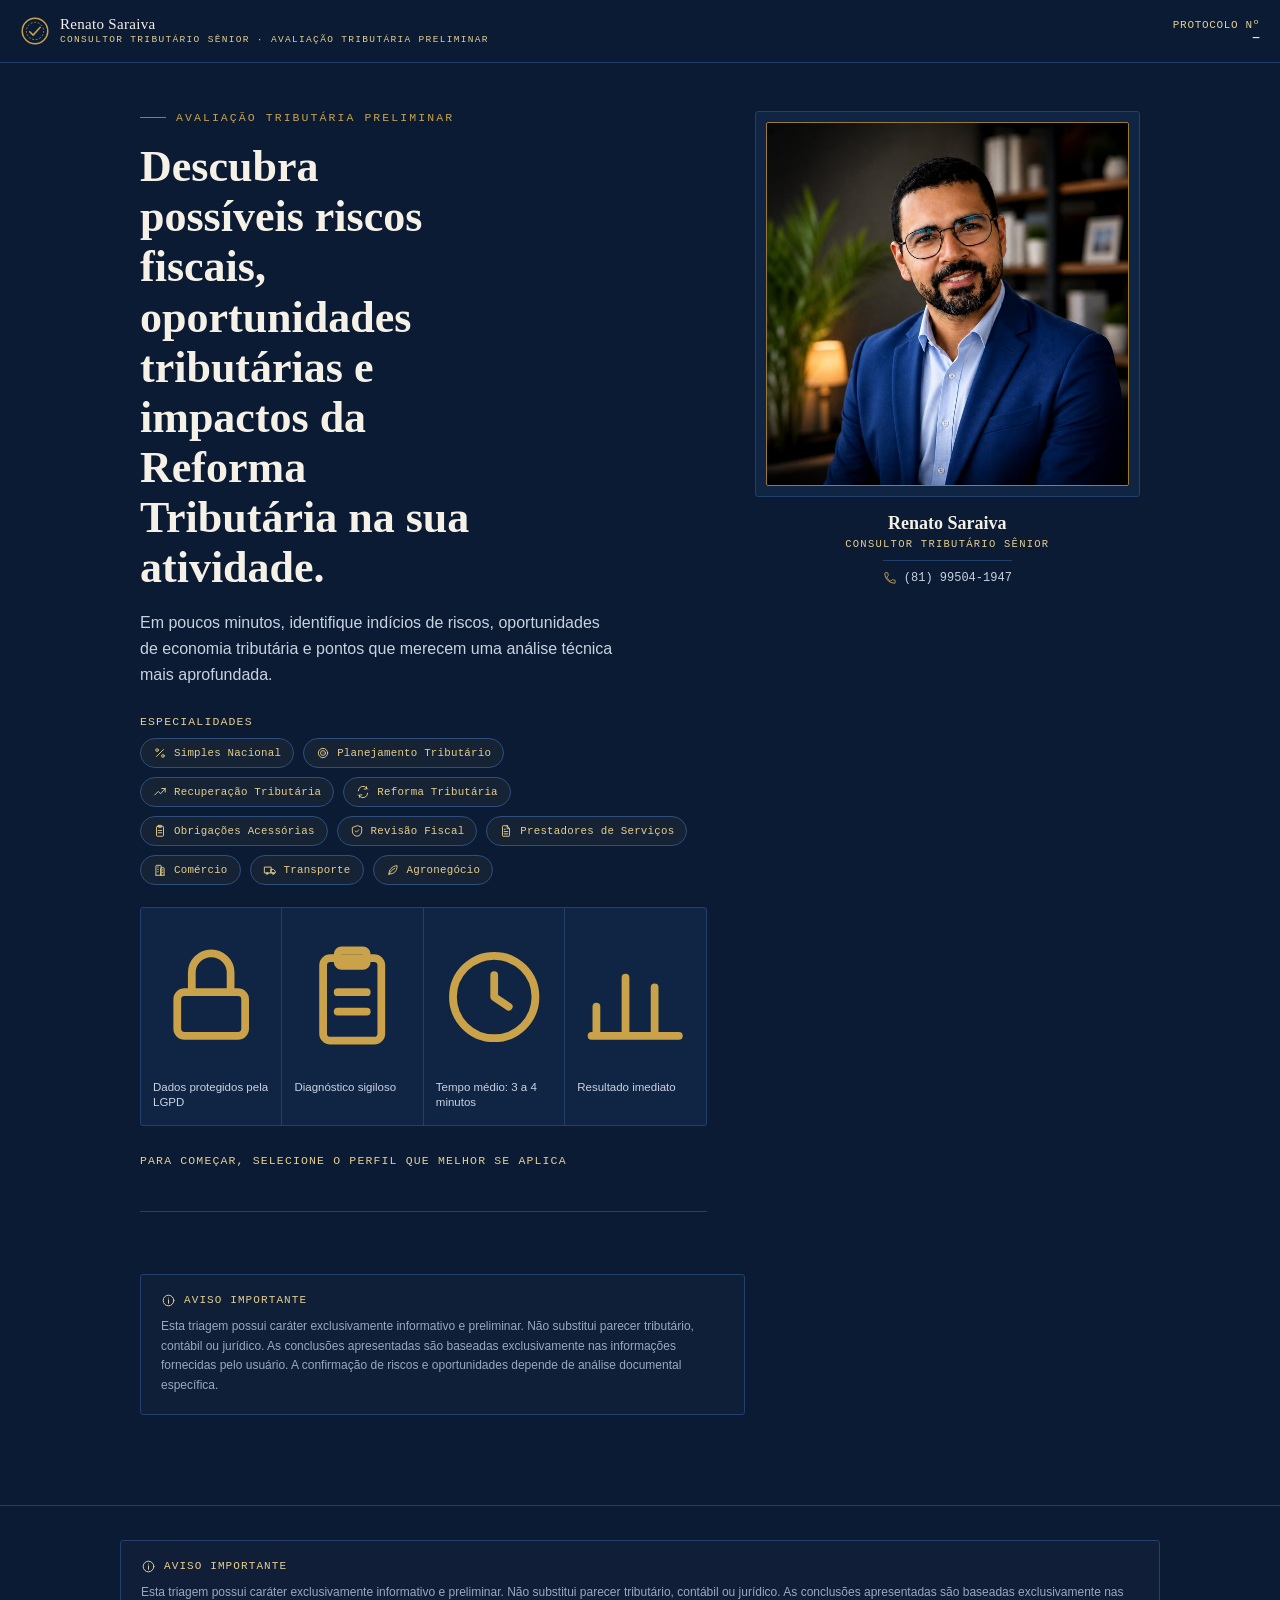
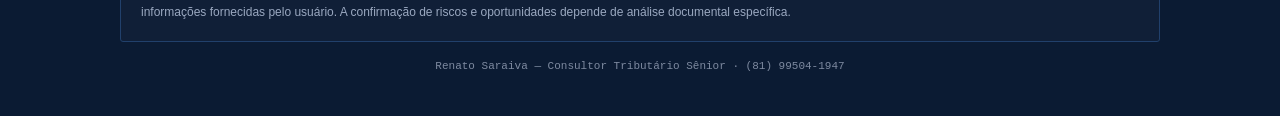
<file: diagnostico-v6.html>
<!DOCTYPE html>
<html lang="pt-BR">
<head>
<meta charset="UTF-8">
<meta name="viewport" content="width=device-width, initial-scale=1.0">

<!-- =========================================================
     ETAPA 18 — SEO TÉCNICO
     ========================================================= -->
<title>Diagnóstico Tributário Estratégico | Consultoria Tributária Pernambuco</title>
<meta name="description" content="Realize um Diagnóstico Tributário Estratégico gratuito. Identifique riscos fiscais, oportunidades de planejamento tributário e prepare sua empresa para a Reforma Tributária. Consultoria especializada em Pernambuco.">
<meta name="keywords" content="Diagnóstico Tributário, Planejamento Tributário, Consultoria Tributária, Reforma Tributária, Recuperação Tributária, Consultoria Fiscal Pernambuco, MEI tributário, regularização fiscal">
<meta name="robots" content="index, follow">
<meta name="author" content="Renato Saraiva — Consultor Tributário Sênior">
<!-- Content Security Policy -->
<meta http-equiv="Content-Security-Policy" content="default-src 'self'; script-src 'self' 'unsafe-inline' https://fonts.googleapis.com; style-src 'self' 'unsafe-inline' https://fonts.googleapis.com https://fonts.gstatic.com; font-src https://fonts.gstatic.com; img-src 'self' data: https://api.qrserver.com; connect-src 'self' https://*.supabase.co https://fonts.googleapis.com; frame-src 'none'; object-src 'none';">

<link rel="canonical" href="https://www.renatoSaraiva.adv.br/diagnostico">
<!-- Open Graph -->
<meta property="og:type" content="website">
<meta property="og:locale" content="pt_BR">
<meta property="og:title" content="Diagnóstico Tributário Estratégico — Consultoria Fiscal Pernambuco">
<meta property="og:description" content="Em poucos minutos, identifique riscos fiscais, oportunidades tributárias e impactos da Reforma Tributária na sua atividade. Análise gratuita com especialista.">
<meta property="og:url" content="https://www.renatoSaraiva.adv.br/diagnostico">
<meta property="og:site_name" content="Renato Saraiva Consultoria Tributária">
<meta property="og:image" content="https://www.renatoSaraiva.adv.br/og-diagnostico.png">
<meta property="og:image:width" content="1200">
<meta property="og:image:height" content="630">
<meta property="og:image:alt" content="Diagnóstico Tributário Estratégico — identifique riscos e oportunidades fiscais">
<!-- Twitter Card -->
<meta name="twitter:card" content="summary_large_image">
<meta name="twitter:title" content="Diagnóstico Tributário Estratégico — Pernambuco">
<meta name="twitter:description" content="Identifique riscos fiscais e oportunidades tributárias em poucos minutos. Especialista em Tributação e Reforma Tributária.">
<meta name="twitter:image" content="https://www.renatoSaraiva.adv.br/og-diagnostico.png">
<meta name="theme-color" content="#0B1B33">

<link rel="icon" href="data:image/svg+xml,%3Csvg xmlns='http://www.w3.org/2000/svg' viewBox='0 0 40 40'%3E%3Ccircle cx='20' cy='20' r='19' fill='%230B1B33'/%3E%3Ccircle cx='20' cy='20' r='14.5' stroke='%23C9A24A' stroke-width='2' fill='none'/%3E%3Cpath d='M13 21l4.5 4.5L27 15' stroke='%23C9A24A' stroke-width='2.4' stroke-linecap='round' stroke-linejoin='round' fill='none'/%3E%3C/svg%3E">

<!-- Schema.org — LocalBusiness -->
<script type="application/ld+json">
{
  "@context": "https://schema.org",
  "@type": "LegalService",
  "name": "Renato Saraiva Consultoria Tributária",
  "description": "Consultoria tributária especializada em diagnóstico fiscal, planejamento tributário, recuperação de créditos e adequação à Reforma Tributária. Atendimento em Pernambuco e nacional.",
  "url": "https://www.renatoSaraiva.adv.br",
  "telephone": "+55-81-99504-1947",
  "priceRange": "Consulte",
  "areaServed": {
    "@type": "State",
    "name": "Pernambuco"
  },
  "address": {
    "@type": "PostalAddress",
    "addressLocality": "Recife",
    "addressRegion": "PE",
    "addressCountry": "BR"
  },
  "knowsAbout": [
    "Diagnóstico Tributário",
    "Planejamento Tributário",
    "Consultoria Tributária",
    "Reforma Tributária",
    "Recuperação Tributária",
    "Regularização Fiscal",
    "Consultoria Fiscal Pernambuco"
  ],
  "hasOfferCatalog": {
    "@type": "OfferCatalog",
    "name": "Serviços Tributários",
    "itemListElement": [
      {
        "@type": "Offer",
        "itemOffered": {
          "@type": "Service",
          "name": "Diagnóstico Tributário Estratégico",
          "description": "Análise técnica completa dos riscos, oportunidades tributárias e impacto da Reforma Tributária sobre a atividade do cliente."
        }
      },
      {
        "@type": "Offer",
        "itemOffered": {
          "@type": "Service",
          "name": "Planejamento Tributário",
          "description": "Estruturação preventiva para redução legal da carga tributária com base no regime, atividade e faturamento."
        }
      },
      {
        "@type": "Offer",
        "itemOffered": {
          "@type": "Service",
          "name": "Recuperação de Créditos Tributários",
          "description": "Identificação e aproveitamento de créditos tributários acumulados passíveis de compensação ou restituição."
        }
      },
      {
        "@type": "Offer",
        "itemOffered": {
          "@type": "Service",
          "name": "Adequação à Reforma Tributária",
          "description": "Avaliação dos impactos da LC 214/2025 (IBS/CBS/IS) e estratégia de transição para o novo sistema tributário."
        }
      }
    ]
  }
}
</script>

<!-- Schema.org — FAQ -->
<script type="application/ld+json">
{
  "@context": "https://schema.org",
  "@type": "FAQPage",
  "mainEntity": [
    {
      "@type": "Question",
      "name": "O que é o Diagnóstico Tributário Estratégico?",
      "acceptedAnswer": {
        "@type": "Answer",
        "text": "O Diagnóstico Tributário Estratégico é uma análise técnica personalizada que identifica riscos fiscais, oportunidades tributárias e o nível de preparação da empresa ou profissional para a Reforma Tributária. É realizado por um consultor tributário sênior com base em informações e documentação específica do cliente."
      }
    },
    {
      "@type": "Question",
      "name": "Quem precisa de um diagnóstico tributário?",
      "acceptedAnswer": {
        "@type": "Answer",
        "text": "Empresas, MEIs, profissionais liberais e autônomos que desejam reduzir sua carga tributária legalmente, identificar créditos não aproveitados, regularizar pendências fiscais ou se preparar para as mudanças da Reforma Tributária (LC 214/2025)."
      }
    },
    {
      "@type": "Question",
      "name": "O que é a Reforma Tributária e como ela afeta minha empresa?",
      "acceptedAnswer": {
        "@type": "Answer",
        "text": "A Reforma Tributária (LC 214/2025) cria o IBS, o CBS e o Imposto Seletivo em substituição ao ICMS, ISS, PIS e Cofins. A transição ocorrerá de 2026 a 2033, impactando precificação, fluxo fiscal e obrigações acessórias de todos os setores da economia."
      }
    },
    {
      "@type": "Question",
      "name": "Como funciona a triagem tributária gratuita?",
      "acceptedAnswer": {
        "@type": "Answer",
        "text": "A triagem é composta por perguntas objetivas sobre o perfil tributário do usuário. Ao final, o sistema gera indicadores automáticos de exposição fiscal, oportunidades tributárias, urgência e preparação para a Reforma Tributária, além de um parecer executivo personalizado."
      }
    },
    {
      "@type": "Question",
      "name": "A triagem substitui uma consultoria tributária?",
      "acceptedAnswer": {
        "@type": "Answer",
        "text": "Não. A triagem tem caráter informativo e preliminar. Ela identifica indícios e orienta a necessidade de análise técnica. O Diagnóstico Tributário Estratégico completo, realizado com base em documentação real, é a etapa seguinte para validação e quantificação dos riscos e oportunidades identificados."
      }
    }
  ]
}
</script>

<link rel="preconnect" href="https://fonts.googleapis.com">
<link rel="preconnect" href="https://fonts.gstatic.com" crossorigin>
<link href="https://fonts.googleapis.com/css2?family=Spectral:ital,wght@0,400;0,500;0,600;0,700;1,500&family=IBM+Plex+Sans:wght@400;500;600;700&family=IBM+Plex+Mono:wght@400;500;600&display=swap" rel="stylesheet">
<style>
/* =========================================================
   TOKENS
   ========================================================= */
:root{
  --azul-marinho:#0B1B33;
  --azul-meianoite:#102544;
  --azul-aco:#21406B;
  --azul-aco-suave:#2E4F7E;
  --dourado:#C9A24A;
  --dourado-claro:#E6CE8E;
  --dourado-escuro:#9C7B30;
  --marfim:#F6F1E7;
  --marfim-escuro:#E9DFC8;
  --papel-borda:#D8CBA6;
  --grafite:#23262E;
  --cinza-doc:#666B76;
  --cinza-claro:#9AA0AC;
  --verde-conforme:#3F7A5C;
  --amarelo-atencao:#B6862E;
  --laranja-alerta:#C06A2C;
  --vermelho-critico:#A6332B;
  --sombra: 0 18px 40px -12px rgba(11,27,51,0.45);
  --radius-doc: 3px;
  --serif: 'Spectral', Georgia, serif;
  --sans: 'IBM Plex Sans', -apple-system, Segoe UI, sans-serif;
  --mono: 'IBM Plex Mono', 'Courier New', monospace;
}

*{box-sizing:border-box;}
html{scroll-behavior:smooth;}
body{margin:0;font-family:var(--sans);color:var(--grafite);background:var(--azul-marinho);min-height:100vh;}
img,svg{display:block;max-width:100%;}
button{font-family:inherit;cursor:pointer;}
input{font-family:inherit;}
:focus-visible{outline:3px solid var(--dourado-claro);outline-offset:2px;}
p{margin:0;}

/* =========================================================
   ETAPA 5 — COMPARATIVO DE MERCADO
   ========================================================= */
.bloco-comparativo{}
.comparativo-item{display:flex;align-items:flex-start;gap:13px;padding:14px 0;border-bottom:1px solid var(--papel-borda);}
.comparativo-item:last-child{border-bottom:none;}
.comparativo-item__icone{flex:none;width:34px;height:34px;border-radius:50%;background:var(--marfim-escuro);display:flex;align-items:center;justify-content:center;}
.comparativo-item__icone .ic{color:var(--dourado-escuro);}
.comparativo-item__texto{font-size:13.5px;color:var(--grafite);line-height:1.6;}
.comparativo-item__destaque{font-family:var(--mono);font-size:11px;text-transform:uppercase;letter-spacing:0.08em;color:var(--dourado-escuro);margin-top:4px;}

/* =========================================================
   ETAPA 6 — SIMULADOR EDUCACIONAL
   ========================================================= */
.bloco-simulador{}
.simulador-card{background:var(--marfim-escuro);border:1px solid var(--papel-borda);border-radius:var(--radius-doc);padding:18px 20px;margin-bottom:12px;}
.simulador-card__titulo{font-family:var(--mono);font-size:11px;letter-spacing:0.1em;text-transform:uppercase;color:var(--azul-marinho);margin-bottom:8px;}
.simulador-card__texto{font-size:13.5px;color:var(--grafite);line-height:1.65;}
.simulador-card__aviso{font-size:11.5px;color:var(--cinza-doc);font-style:italic;margin-top:8px;padding-top:8px;border-top:1px dashed var(--papel-borda);}

/* =========================================================
   ETAPA 8 — ANCORAGEM DE VALOR
   ========================================================= */
.bloco-ancoragem-valor{background:linear-gradient(135deg,var(--azul-meianoite) 0%,#1a2540 100%);border:1px solid var(--azul-aco);border-radius:var(--radius-doc);padding:22px 24px;margin:6px 0;}
.bloco-ancoragem-valor__titulo{display:flex;align-items:center;gap:9px;font-family:var(--mono);font-size:11px;letter-spacing:0.12em;text-transform:uppercase;color:var(--dourado-claro);margin-bottom:14px;}
.bloco-ancoragem-valor__titulo .ic{color:var(--dourado);}
.bloco-ancoragem-valor p{font-size:13.5px;color:#C9D2E0;line-height:1.7;}
.bloco-ancoragem-valor strong{color:#E8DDB5;}

/* =========================================================
   ETAPA 20 — MODO ESPECIALISTA
   ========================================================= */
.bloco-modo-especialista{}
.modo-esp-pergunta{background:#fff;border:1px solid var(--papel-borda);border-radius:var(--radius-doc);padding:16px 18px;margin-bottom:10px;}
.modo-esp-pergunta__enunciado{font-size:14px;color:var(--azul-marinho);font-weight:600;margin-bottom:12px;line-height:1.5;}
.modo-esp-opcoes{display:flex;flex-direction:column;gap:7px;}
.modo-esp-opcao{display:flex;align-items:center;gap:10px;padding:9px 12px;border:1px solid var(--papel-borda);border-radius:8px;cursor:pointer;font-size:13.5px;color:var(--grafite);transition:border-color 0.18s,background 0.18s;}
.modo-esp-opcao:hover{border-color:var(--dourado);background:rgba(201,162,74,0.05);}
.modo-esp-opcao input{accent-color:var(--dourado-escuro);}
.btn-modo-especialista{display:flex;align-items:center;justify-content:center;gap:8px;width:100%;padding:13px 20px;border:1.5px solid var(--dourado);background:transparent;border-radius:var(--radius-doc);color:var(--dourado-escuro);font-family:var(--mono);font-size:12px;letter-spacing:0.08em;text-transform:uppercase;cursor:pointer;margin-top:10px;transition:background 0.2s,color 0.2s;}
.btn-modo-especialista:hover{background:var(--dourado);color:#fff;}
.btn-modo-especialista .ic{color:inherit;}

/* =========================================================
   ETAPA 22 — PARECER EXECUTIVO COMPLETO
   ========================================================= */
.parecer-executivo-completo{display:flex;flex-direction:column;gap:0;}
.pec-bloco{padding:16px 0;border-bottom:1px solid var(--papel-borda);}
.pec-bloco:last-child{border-bottom:none;}
.pec-bloco__titulo{display:flex;align-items:center;gap:8px;font-family:var(--mono);font-size:11px;letter-spacing:0.1em;text-transform:uppercase;color:var(--azul-marinho);margin-bottom:10px;}
.pec-bloco__titulo .ic{color:var(--dourado-escuro);}
.pec-texto{font-size:13.5px;color:var(--grafite);line-height:1.65;}
.pec-risco{display:flex;align-items:center;gap:8px;font-size:13.5px;color:var(--grafite);margin-bottom:7px;}
.pec-op{display:flex;align-items:center;gap:8px;font-size:13.5px;color:var(--grafite);margin-bottom:7px;}
.pec-lista{padding-left:18px;display:flex;flex-direction:column;gap:7px;font-size:13.5px;color:var(--grafite);line-height:1.6;}

.op-baixa{background:#EFF6EE;color:#3F7A5C;}
.op-moderada{background:#FEF9EC;color:#B6862E;}
.op-alta{background:#FEF3E8;color:#C06A2C;}
.op-muitoalta{background:#FDECEA;color:#A6332B;}
.lead-frio{background:#EFF6EE;color:#3F7A5C;}
.lead-morno{background:#FEF9EC;color:#B6862E;}
.lead-quente{background:#FDECEA;color:#A6332B;}

/* =========================================================
   ETAPA 3 — MAPA VISUAL DE RISCOS
   ========================================================= */
.mapa-riscos{background:#fff;border:1px solid var(--papel-borda);border-radius:var(--radius-doc);padding:22px;margin-bottom:6px;}
.mapa-riscos__titulo{display:flex;align-items:center;gap:9px;font-family:var(--mono);font-size:11.5px;letter-spacing:0.12em;text-transform:uppercase;color:var(--azul-marinho);margin-bottom:16px;}
.mapa-riscos__tabela{width:100%;border-collapse:collapse;font-size:14px;}
.mapa-riscos__tabela th{text-align:left;font-family:var(--mono);font-size:11px;letter-spacing:0.1em;text-transform:uppercase;color:var(--cinza-doc);padding:0 0 10px;border-bottom:1px solid var(--marfim-escuro);}
.mapa-riscos__tabela td{padding:11px 0;border-bottom:1px solid var(--marfim-escuro);color:var(--grafite);}
.mapa-riscos__tabela tr:last-child td{border-bottom:none;}
.mapa-riscos__status{font-size:20px;text-align:right !important;}

/* =========================================================
   ETAPA 9 — FORMULÁRIO EM ETAPAS PROGRESSIVAS
   ========================================================= */
.form-etapa{animation:surgir 0.35s ease both;}
.form-etapa__titulo{font-family:var(--mono);font-size:11px;letter-spacing:0.12em;text-transform:uppercase;color:var(--dourado-escuro);margin-bottom:16px;padding:8px 12px;background:rgba(201,162,74,0.08);border-radius:var(--radius-doc);border-left:3px solid var(--dourado);}

/* =========================================================
   ETAPA 16 — BOTÃO PDF PREMIUM
   ========================================================= */
.btn-pdf-premium{display:inline-flex;align-items:center;gap:9px;padding:13px 24px;background:var(--azul-marinho);color:#fff;border:none;border-radius:var(--radius-doc);font-family:var(--mono);font-size:12px;letter-spacing:0.08em;text-transform:uppercase;cursor:pointer;transition:background 0.2s,transform 0.15s;box-shadow:0 3px 14px rgba(13,31,60,0.18);}
.btn-pdf-premium:hover{background:var(--azul-aco);transform:translateY(-1px);}
.btn-pdf-premium:active{transform:translateY(0);}
.btn-pdf-premium .ic{color:var(--dourado);}
.btn-pdf-premium:disabled{opacity:0.6;cursor:wait;}
  *{animation-duration:0.001ms !important; animation-iteration-count:1 !important; transition-duration:0.001ms !important;}
}

/* =========================================================
   ÍCONES — sprite institucional (sem emojis)
   ========================================================= */
.ic{width:20px;height:20px;flex:none;}
.ic *{fill:none;stroke:currentColor;stroke-width:1.6;stroke-linecap:round;stroke-linejoin:round;}

/* =========================================================
   CABEÇALHO / TIMBRE
   ========================================================= */
.timbre{
  background:var(--azul-marinho);
  border-bottom:1px solid var(--azul-aco);
  padding:16px 20px;
  display:flex;align-items:center;justify-content:space-between;gap:12px;
  position:sticky;top:0;z-index:40;
}
.timbre__marca{display:flex;align-items:center;gap:10px;}
.timbre__marca-selo{width:30px;height:30px;flex:none;}
.timbre__marca-texto{font-family:var(--serif);color:var(--marfim);font-size:15px;letter-spacing:0.02em;line-height:1.15;}
.timbre__marca-texto small{display:block;font-family:var(--mono);font-size:9.5px;letter-spacing:0.14em;color:var(--dourado-claro);text-transform:uppercase;margin-top:2px;}
.timbre__protocolo{font-family:var(--mono);font-size:11px;letter-spacing:0.06em;color:var(--dourado-claro);text-align:right;white-space:nowrap;}
.timbre__protocolo b{color:var(--marfim);font-weight:600;}

/* =========================================================
   ESTRUTURA GERAL
   ========================================================= */
.palco{max-width:1040px;margin:0 auto;padding:0 20px 90px;}
.tela{display:none;}
.tela.ativa{display:block;animation:surgir 0.5s ease both;}
@keyframes surgir{from{opacity:0;transform:translateY(14px);}to{opacity:1;transform:translateY(0);}}

/* =========================================================
   TELA 1 — CAPA
   ========================================================= */
.capa{padding-top:48px;}
.capa__grade{display:grid;grid-template-columns:1.25fr 0.85fr;gap:48px;align-items:start;}
.capa__elo{font-family:var(--mono);font-size:11.5px;letter-spacing:0.18em;text-transform:uppercase;color:var(--dourado);display:flex;align-items:center;gap:10px;margin-bottom:18px;}
.capa__elo::before{content:"";width:26px;height:1px;background:var(--dourado-escuro);}
.capa h1{font-family:var(--serif);color:var(--marfim);font-size:clamp(30px,4.4vw,44px);line-height:1.14;font-weight:600;margin:0 0 16px;max-width:16ch;}
.capa__sub{color:#C9D2E0;font-size:16px;line-height:1.65;max-width:54ch;margin:0 0 26px;}

.badges-credibilidade{display:flex;flex-wrap:wrap;gap:9px;margin-bottom:22px;}
.badge-credibilidade{display:flex;align-items:center;gap:7px;font-family:var(--mono);font-size:10.8px;letter-spacing:0.02em;color:var(--dourado-claro);border:1px solid var(--azul-aco-suave);background:rgba(201,162,74,0.06);padding:7px 12px;border-radius:999px;}
.badge-credibilidade .ic{width:14px;height:14px;}

.barra-confianca{display:grid;grid-template-columns:repeat(4,1fr);gap:1px;background:var(--azul-aco);border:1px solid var(--azul-aco);border-radius:var(--radius-doc);overflow:hidden;margin-bottom:28px;}
.item-confianca{background:var(--azul-meianoite);padding:14px 12px;display:flex;flex-direction:column;align-items:flex-start;gap:8px;}
.item-confianca .ic{color:var(--dourado);}
.item-confianca span{font-size:11.5px;color:#C9D2E0;line-height:1.35;}

.capa__rotulo{font-family:var(--mono);font-size:11.5px;letter-spacing:0.1em;text-transform:uppercase;color:var(--dourado-claro);margin-bottom:14px;}
.grade-perfis{display:flex;flex-direction:column;gap:14px;}
.cartao-perfil{
  display:flex;align-items:center;gap:18px;text-align:left;
  background:var(--azul-meianoite);border:1px solid var(--azul-aco);border-radius:var(--radius-doc);
  padding:20px 20px;color:var(--marfim);
  transition:border-color .2s ease, background .2s ease, transform .2s ease;
}
.cartao-perfil:hover, .cartao-perfil:focus-visible{border-color:var(--dourado);background:#132a4d;transform:translateX(3px);}
.cartao-perfil__icone{width:42px;height:42px;flex:none;border:1px solid var(--azul-aco-suave);border-radius:50%;display:flex;align-items:center;justify-content:center;color:var(--dourado-claro);}
.cartao-perfil__corpo{flex:1;min-width:0;display:flex;flex-direction:column;}
.cartao-perfil__titulo{display:block;font-family:var(--serif);font-size:clamp(15.5px,2.1vw,17px);font-weight:600;line-height:1.3;}
.cartao-perfil__abrange{display:block;font-family:var(--mono);font-size:10.5px;letter-spacing:0.03em;color:var(--dourado-claro);line-height:1.45;margin-top:4px;}
.cartao-perfil__desc{display:block;font-size:clamp(12px,1.6vw,13px);color:#AAB6C8;line-height:1.55;margin-top:9px;}
.cartao-perfil__seta{width:18px;height:18px;flex:none;color:var(--dourado);}

.prova-social{display:flex;flex-wrap:wrap;gap:18px;margin-top:30px;padding-top:22px;border-top:1px solid var(--azul-aco);}
.prova-social__item{display:flex;align-items:center;gap:8px;font-size:12px;color:#9AA8C0;}
.prova-social__item .ic{width:15px;height:15px;color:var(--dourado-claro);}

.foto-consultor{order:2;}
.foto-consultor__moldura{position:relative;border:1px solid var(--azul-aco);padding:10px;border-radius:var(--radius-doc);background:var(--azul-meianoite);}
.foto-consultor__img{width:100%;border-radius:2px;display:block;filter:saturate(0.96) contrast(1.03);}
.foto-consultor__moldura::after{content:"";position:absolute;inset:10px;border:1px solid var(--dourado-escuro);pointer-events:none;border-radius:2px;}
.foto-consultor__legenda{margin-top:16px;text-align:center;}
.foto-consultor__nome{font-family:var(--serif);color:var(--marfim);font-size:18px;font-weight:600;}
.foto-consultor__cargo{font-family:var(--mono);font-size:10.5px;letter-spacing:0.12em;text-transform:uppercase;color:var(--dourado-claro);margin-top:4px;}
.foto-consultor__contato{margin-top:10px;display:inline-flex;align-items:center;gap:7px;font-family:var(--mono);font-size:12px;color:#C9D2E0;border-top:1px solid var(--azul-aco);padding-top:10px;}
.foto-consultor__contato .ic{width:14px;height:14px;color:var(--dourado);}

.aviso-legal{margin-top:40px;border:1px solid var(--azul-aco);border-radius:var(--radius-doc);padding:18px 20px;background:rgba(255,255,255,0.02);max-width:68ch;}
.aviso-legal__titulo{display:flex;align-items:center;gap:8px;font-family:var(--mono);font-size:11px;letter-spacing:0.1em;text-transform:uppercase;color:var(--dourado-claro);margin-bottom:9px;}
.aviso-legal__titulo .ic{width:15px;height:15px;}
.aviso-legal p{font-size:12px;color:#9AA8C0;line-height:1.65;}
.aviso-legal--claro{background:#FBF6E9;border-color:var(--papel-borda);}
.aviso-legal--claro .aviso-legal__titulo{color:var(--dourado-escuro);}
.aviso-legal--claro p{color:var(--cinza-doc);}
.rodape-site{background:var(--azul-marinho);border-top:1px solid var(--azul-aco);padding:34px 20px 44px;}
.rodape-site__conteudo{max-width:1040px;margin:0 auto;}
.rodape-site .aviso-legal{margin-top:0;max-width:100%;}
.rodape-site__copy{text-align:center;font-family:var(--mono);font-size:11px;color:#7E8AA0;margin-top:18px;}

/* =========================================================
   TELA 1.5 — O QUE SERÁ ANALISADO
   ========================================================= */
.analise-escopo{padding-top:54px;max-width:680px;margin:0 auto;}
.analise-escopo__voltar{background:none;border:none;font-family:var(--mono);font-size:11.5px;color:var(--dourado-claro);letter-spacing:0.05em;margin-bottom:22px;display:inline-flex;align-items:center;gap:6px;}
.analise-escopo__voltar .ic{width:14px;height:14px;}
.analise-escopo h2{font-family:var(--serif);color:var(--marfim);font-size:clamp(24px,3.6vw,32px);font-weight:600;margin:0 0 10px;}
.analise-escopo__sub{color:#C9D2E0;font-size:15px;line-height:1.6;margin-bottom:30px;}
.lista-escopo{list-style:none;margin:0 0 34px;padding:0;display:grid;grid-template-columns:1fr 1fr;gap:12px;}
.item-escopo{display:flex;align-items:flex-start;gap:11px;background:var(--azul-meianoite);border:1px solid var(--azul-aco);border-radius:var(--radius-doc);padding:14px 14px;}
.item-escopo .ic{color:var(--dourado);margin-top:1px;}
.item-escopo span{color:var(--marfim);font-size:13.5px;line-height:1.4;}

/* =========================================================
   TELA 2 — QUESTIONÁRIO
   ========================================================= */
.dossie{background:var(--marfim);border-radius:var(--radius-doc);margin-top:28px;box-shadow:var(--sombra);overflow:hidden;display:grid;grid-template-columns:220px 1fr;}
.dossie__indice{background:var(--azul-marinho);padding:26px 18px;border-right:1px solid var(--azul-aco);max-height:560px;overflow-y:auto;}
.dossie__indice-titulo{font-family:var(--mono);font-size:10.5px;letter-spacing:0.14em;text-transform:uppercase;color:var(--dourado-claro);margin-bottom:16px;}
.indice-item{display:flex;align-items:center;gap:9px;font-size:12px;color:#8492A8;padding:6px 0;line-height:1.3;}
.indice-item__bolha{width:16px;height:16px;flex:none;border-radius:50%;border:1.5px solid #4A597A;display:flex;align-items:center;justify-content:center;font-family:var(--mono);font-size:9px;color:#4A597A;}
.indice-item.feito .indice-item__bolha{background:var(--dourado);border-color:var(--dourado);color:var(--azul-marinho);}
.indice-item.feito{color:#C9D2E0;}
.indice-item.atual{color:var(--marfim);font-weight:600;}
.indice-item.atual .indice-item__bolha{border-color:var(--dourado-claro);color:var(--dourado-claro);}
.dossie__selo-mini{margin-top:22px;opacity:0.55;width:54px;}

.dossie__corpo{padding:38px 36px 30px;display:flex;flex-direction:column;min-height:420px;}
.barra-progresso-topo{height:4px;background:var(--marfim-escuro);border-radius:4px;overflow:hidden;margin-bottom:22px;}
.barra-progresso-topo__fill{height:100%;background:linear-gradient(90deg,var(--dourado-escuro),var(--dourado));width:0%;transition:width .4s ease;}
.contador-pergunta{font-family:var(--mono);font-size:11.5px;letter-spacing:0.08em;color:var(--cinza-doc);text-transform:uppercase;margin-bottom:10px;}
.pergunta__titulo{font-family:var(--serif);font-size:clamp(20px,2.5vw,26px);font-weight:600;color:var(--azul-marinho);line-height:1.32;margin:0 0 6px;}
.pergunta__legenda{font-size:13.5px;color:var(--cinza-doc);margin:0 0 22px;line-height:1.5;}

.lista-opcoes{display:flex;flex-direction:column;gap:10px;flex:1;}
.opcao{display:flex;align-items:center;gap:13px;text-align:left;background:#fff;border:1.5px solid var(--papel-borda);border-radius:var(--radius-doc);padding:14px 16px;font-size:14.5px;color:var(--grafite);transition:border-color .15s ease, background .15s ease;}
.opcao:hover{border-color:var(--dourado-escuro);}
.opcao__marca{width:18px;height:18px;flex:none;border:1.5px solid #B9AE8E;display:flex;align-items:center;justify-content:center;color:transparent;}
.opcao__marca .ic{width:12px;height:12px;color:#fff;}
.opcao--radio .opcao__marca{border-radius:50%;}
.opcao--check .opcao__marca{border-radius:3px;}
.opcao.selecionada{border-color:var(--dourado-escuro);background:#FBF6E9;}
.opcao.selecionada .opcao__marca{background:var(--dourado-escuro);border-color:var(--dourado-escuro);}
.opcao__rotulo{flex:1;line-height:1.4;}

.campo-outro{margin-top:4px;margin-left:31px;display:none;}
.campo-outro.visivel{display:block;}
.campo-outro input{width:100%;padding:10px 12px;border:1.5px solid var(--papel-borda);border-radius:var(--radius-doc);font-size:14px;background:#fff;}

.nav-questionario{display:flex;justify-content:space-between;align-items:center;margin-top:28px;padding-top:18px;border-top:1px solid var(--marfim-escuro);}
.btn-fantasma{background:none;border:none;font-family:var(--mono);font-size:12px;letter-spacing:0.06em;color:var(--cinza-doc);padding:10px 6px;}
.btn-fantasma:hover{color:var(--azul-marinho);}
.btn-fantasma:disabled{opacity:0;pointer-events:none;}

.btn-ouro{display:inline-flex;align-items:center;gap:9px;justify-content:center;background:linear-gradient(180deg,var(--dourado-claro),var(--dourado));color:var(--azul-marinho);border:none;font-weight:600;font-size:14px;padding:13px 26px;border-radius:var(--radius-doc);letter-spacing:0.01em;box-shadow:0 8px 18px -8px rgba(156,123,48,0.6);transition:transform .15s ease, box-shadow .15s ease, opacity .15s ease;}
.btn-ouro:hover:not(:disabled){transform:translateY(-1px);box-shadow:0 10px 22px -8px rgba(156,123,48,0.7);}
.btn-ouro:disabled{opacity:0.4;cursor:not-allowed;box-shadow:none;}
.btn-ouro .ic{color:var(--azul-marinho);}

/* =========================================================
   PROCESSANDO
   ========================================================= */
.processando{background:var(--marfim);border-radius:var(--radius-doc);margin-top:28px;box-shadow:var(--sombra);padding:80px 36px;text-align:center;}
.processando__selo{width:64px;margin:0 auto 26px;animation:girar 2.2s linear infinite;color:var(--dourado-escuro);}
@keyframes girar{to{transform:rotate(360deg);}}
.processando__texto{font-family:var(--serif);font-size:19px;color:var(--azul-marinho);margin-bottom:8px;}
.processando__sub{font-family:var(--mono);font-size:12px;color:var(--cinza-doc);letter-spacing:0.02em;}

/* =========================================================
   TELA 3 — PARECER EXECUTIVO
   ========================================================= */
.area-resultado{padding-top:30px;}
.parecer{background:var(--marfim);border-radius:var(--radius-doc);box-shadow:var(--sombra);overflow:hidden;position:relative;}
.parecer__faixa{background:var(--azul-marinho);padding:22px 32px;display:flex;justify-content:space-between;align-items:flex-start;gap:16px;border-bottom:3px solid var(--dourado);}
.parecer__faixa-titulo{font-family:var(--serif);color:var(--marfim);font-size:20px;font-weight:600;}
.parecer__faixa-meta{font-family:var(--mono);font-size:11px;color:var(--dourado-claro);text-align:right;line-height:1.6;}
.parecer__corpo{padding:34px 32px 8px;}

.paineis-executivos{display:grid;grid-template-columns:repeat(4,1fr);gap:13px;margin-bottom:6px;}
.kpi-card{background:#fff;border:1px solid var(--papel-borda);border-radius:var(--radius-doc);padding:18px 16px;}
.kpi-card__rotulo{font-family:var(--mono);font-size:10.2px;letter-spacing:0.06em;text-transform:uppercase;color:var(--cinza-doc);margin-bottom:10px;}
.kpi-card__numero{font-family:var(--mono);font-size:30px;font-weight:600;color:var(--azul-marinho);line-height:1;}
.kpi-card__numero span{font-size:14px;color:var(--cinza-doc);font-weight:400;}
.kpi-card__trilho{height:7px;background:var(--marfim-escuro);border-radius:4px;overflow:hidden;margin:12px 0 8px;}
.kpi-card__fill{height:100%;border-radius:4px;transition:width .7s ease;}
.kpi-card__legenda{font-size:11.5px;color:var(--cinza-doc);line-height:1.4;}

.divisor-doc{border:none;border-top:1px dashed var(--papel-borda);margin:28px 0;}

.bloco-secao{margin-bottom:6px;}
.bloco-secao__titulo{display:flex;align-items:center;gap:9px;font-family:var(--mono);font-size:11.5px;letter-spacing:0.12em;text-transform:uppercase;color:var(--azul-marinho);margin-bottom:13px;}
.bloco-secao__titulo .ic{color:var(--dourado-escuro);}
.bloco-secao__texto{font-size:14.5px;color:var(--grafite);line-height:1.65;margin-bottom:6px;}

/* Resumo Executivo — leitura imediata, destaque editorial */
.bloco-resumo-executivo{background:#FBF6E9;border:1px solid var(--papel-borda);border-radius:var(--radius-doc);padding:20px 22px;}
.bloco-resumo-executivo__texto{font-family:var(--serif);font-style:italic;font-size:15.5px;line-height:1.7;color:var(--azul-marinho);}

.bloco-secao__legenda-sutil{font-size:12.5px;color:var(--cinza-doc);margin:-6px 0 14px;line-height:1.5;}

/* Fundamentação dos índices — grade 2x2 de mini-cards transparentes */
.fundamentacao-grid{display:grid;grid-template-columns:repeat(2,1fr);gap:12px;}
.fundamentacao-card{background:#fff;border:1px solid var(--papel-borda);border-radius:var(--radius-doc);padding:15px 16px;}
.fundamentacao-card__titulo{font-family:var(--mono);font-size:10.5px;letter-spacing:0.04em;text-transform:uppercase;color:var(--azul-marinho);margin-bottom:9px;font-weight:600;}
.fundamentacao-card__lista{list-style:none;margin:0;padding:0;display:flex;flex-direction:column;gap:6px;}
.fundamentacao-card__lista li{font-size:12.5px;color:var(--grafite);line-height:1.5;padding-left:13px;position:relative;}
.fundamentacao-card__lista li::before{content:"";position:absolute;left:0;top:7px;width:5px;height:5px;border-radius:50%;background:var(--dourado-escuro);}
.fundamentacao-card__lista li.fundamentacao-card__vazio{color:var(--cinza-claro);font-style:italic;}
.fundamentacao-card__lista li.fundamentacao-card__vazio::before{display:none;}

/* Matriz de Prioridade — risk cards classificados por severidade (sem emoji: indicador é uma bolinha CSS) */
.matriz-prioridade{display:flex;flex-direction:column;gap:10px;}
.risco-card{background:#fff;border:1px solid var(--papel-borda);border-left:4px solid var(--cinza-claro);border-radius:var(--radius-doc);padding:14px 16px;}
.risco-card--critica{border-left-color:var(--vermelho-critico);}
.risco-card--alta{border-left-color:var(--laranja-alerta);}
.risco-card--moderada{border-left-color:var(--amarelo-atencao);}
.risco-card--baixa{border-left-color:var(--verde-conforme);}
.risco-card__motivo{font-family:var(--serif);font-weight:600;font-size:14.5px;color:var(--azul-marinho);margin:8px 0 5px;line-height:1.35;}
.risco-card__consequencia{font-size:13px;color:var(--cinza-doc);line-height:1.55;}

.badge-prioridade{display:inline-flex;align-items:center;gap:6px;font-family:var(--mono);font-size:10px;letter-spacing:0.08em;text-transform:uppercase;font-weight:600;padding:4px 10px;border-radius:999px;}
.badge-prioridade::before{content:"";width:6px;height:6px;border-radius:50%;background:currentColor;flex:none;}
.badge-prioridade--critica{background:rgba(166,51,43,0.1);color:var(--vermelho-critico);}
.badge-prioridade--alta{background:rgba(192,106,44,0.1);color:var(--laranja-alerta);}
.badge-prioridade--moderada{background:rgba(182,134,46,0.1);color:var(--amarelo-atencao);}
.badge-prioridade--baixa{background:rgba(63,122,92,0.1);color:var(--verde-conforme);}

/* Oportunidades — cards com acento dourado */
.grade-oportunidades{display:flex;flex-direction:column;gap:10px;margin-bottom:4px;}
.oportunidade-card{background:#FBF6E9;border:1px solid var(--papel-borda);border-radius:var(--radius-doc);padding:14px 16px;}
.oportunidade-card__titulo{display:flex;align-items:center;gap:8px;font-family:var(--serif);font-weight:600;font-size:14.5px;color:var(--azul-marinho);}
.oportunidade-card__titulo .ic{color:var(--dourado-escuro);width:16px;height:16px;flex:none;}
.oportunidade-card__desc{font-size:13px;color:var(--cinza-doc);line-height:1.55;margin-top:6px;}

/* Plano de Ação Imediato — duas colunas com checklist */
.plano-acao-grid{display:grid;grid-template-columns:1fr 1fr;gap:18px;}
.plano-acao-coluna__titulo{font-family:var(--mono);font-size:11px;letter-spacing:0.06em;text-transform:uppercase;color:var(--dourado-escuro);font-weight:600;margin-bottom:10px;}
.checklist-plano{list-style:none;margin:0;padding:0;display:flex;flex-direction:column;gap:9px;}
.checklist-plano li{display:flex;gap:9px;font-size:13.5px;color:var(--grafite);line-height:1.45;}
.checklist-plano li .ic{flex:none;color:var(--verde-conforme);margin-top:1px;width:16px;height:16px;}
.checklist-validacao li .ic{color:var(--dourado-escuro);}

.bloco-revelado-parcial{margin-top:13px;background:#FBF6E9;border:1px dashed var(--dourado-escuro);border-radius:var(--radius-doc);padding:13px 15px;font-size:12.8px;color:var(--dourado-escuro);font-weight:600;}

.gatilho{display:flex;gap:12px;background:#fff;border-left:3px solid var(--dourado-escuro);border-radius:0 var(--radius-doc) var(--radius-doc) 0;padding:15px 17px;margin:18px 0;}
.gatilho .ic{flex:none;color:var(--dourado-escuro);margin-top:1px;}
.gatilho p{font-size:13px;color:var(--cinza-doc);line-height:1.55;font-style:italic;}
.gatilho--escassez{border-left-color:var(--azul-aco);}
.gatilho--escassez .ic{color:var(--azul-aco);}

.bloco-lead{margin-top:8px;background:#fff;border:1px solid var(--papel-borda);border-radius:var(--radius-doc);padding:26px 26px 28px;}
.bloco-lead__titulo{font-family:var(--serif);font-size:19px;color:var(--azul-marinho);margin:0 0 6px;font-weight:600;}
.bloco-lead__sub{font-size:13.5px;color:var(--cinza-doc);margin:0 0 20px;line-height:1.5;}
.campo{margin-bottom:14px;}
.campo label{display:block;font-family:var(--mono);font-size:11px;letter-spacing:0.05em;text-transform:uppercase;color:var(--cinza-doc);margin-bottom:6px;}
.campo input{width:100%;padding:11px 13px;border:1.5px solid var(--papel-borda);border-radius:var(--radius-doc);font-size:14.5px;background:#FCFAF4;}
.campo input:focus{background:#fff;border-color:var(--dourado-escuro);}
.campo__erro{font-size:12px;color:var(--vermelho-critico);margin-top:5px;display:none;}
.campo__erro.visivel{display:block;}

.consentimento{display:flex;gap:10px;font-size:12.5px;line-height:1.55;color:var(--grafite);margin-bottom:12px;}
.consentimento input{margin-top:3px;flex:none;}
.consentimento a{color:var(--dourado-escuro);}

.cta-final-wrap{margin-top:20px;text-align:center;}
.btn-cta-final{display:inline-flex;align-items:center;gap:10px;justify-content:center;background:linear-gradient(180deg,var(--dourado-claro),var(--dourado));color:var(--azul-marinho);border:none;font-weight:700;font-size:15px;padding:16px 30px;border-radius:var(--radius-doc);box-shadow:0 10px 24px -10px rgba(156,123,48,0.65);width:100%;}
.btn-cta-final:disabled{opacity:0.42;cursor:not-allowed;box-shadow:none;}
.btn-cta-final .ic{color:var(--azul-marinho);}
.nota-validade{font-size:11.5px;color:var(--cinza-doc);margin-top:10px;}

.parecer__selo{position:absolute;right:28px;top:96px;width:96px;opacity:0;transform:scale(1.5) rotate(-18deg);}
.parecer__selo.estampado{animation:carimbar .55s cubic-bezier(.2,1.4,.4,1) forwards;}
@keyframes carimbar{0%{opacity:0;transform:scale(1.8) rotate(-22deg);}60%{opacity:1;transform:scale(0.92) rotate(-10deg);}100%{opacity:0.92;transform:scale(1) rotate(-12deg);}}

/* LGPD acordeão */
.lgpd-bloco{margin-top:18px;}
.lgpd-bloco summary{cursor:pointer;list-style:none;display:flex;align-items:center;gap:8px;font-family:var(--mono);font-size:11.5px;letter-spacing:0.04em;color:var(--cinza-doc);padding:4px 0;}
.lgpd-bloco summary::-webkit-details-marker{display:none;}
.lgpd-bloco summary .ic{width:15px;height:15px;color:var(--dourado-escuro);transition:transform .2s ease;}
.lgpd-bloco[open] summary .ic{transform:rotate(180deg);}
.lgpd-bloco__conteudo{font-size:12.5px;color:var(--cinza-doc);line-height:1.65;padding:12px 2px 4px;}
.lgpd-bloco__conteudo strong{color:var(--grafite);}
.rodape-legal{display:flex;gap:16px;margin-top:14px;flex-wrap:wrap;}
.rodape-legal a{font-family:var(--mono);font-size:11px;color:var(--dourado-escuro);text-decoration:underline;}

.rodape-disclaimer{text-align:center;font-size:12px;color:#8a93a6;max-width:60ch;margin:30px auto 0;line-height:1.6;}
.link-reiniciar{display:block;text-align:center;margin-top:18px;font-family:var(--mono);font-size:11.5px;color:var(--dourado-claro);text-decoration:underline;}

/* --- Campo-linha (2 colunas no form de lead) --- */
.campo-linha{display:grid;grid-template-columns:1fr 1fr;gap:12px;}
.campo select{width:100%;padding:11px 13px;border:1.5px solid var(--papel-borda);border-radius:var(--radius-doc);font-size:14.5px;background:#FCFAF4;font-family:var(--sans);appearance:none;background-image:url("data:image/svg+xml,%3Csvg xmlns='http://www.w3.org/2000/svg' width='12' height='8' viewBox='0 0 12 8'%3E%3Cpath d='M1 1l5 5 5-5' stroke='%23666B76' stroke-width='1.5' fill='none' stroke-linecap='round'/%3E%3C/svg%3E");background-repeat:no-repeat;background-position:right 13px center;}
.campo select:focus{background-color:#fff;border-color:var(--dourado-escuro);}

/* --- Segmentação automática --- */
.segmento-strip{display:flex;flex-wrap:wrap;gap:8px;margin-bottom:14px;}
.segmento-tag{font-family:var(--mono);font-size:10.5px;letter-spacing:0.05em;text-transform:uppercase;padding:5px 11px;border-radius:999px;border:1px solid var(--dourado-escuro);background:rgba(201,162,74,0.09);color:var(--dourado-claro);}

/* --- Tópicos tributários por segmento --- */
.topicos-grid{display:grid;grid-template-columns:repeat(2,1fr);gap:9px;margin-top:8px;}
.topico-item{display:flex;align-items:center;gap:9px;font-size:13px;color:var(--grafite);background:#fff;border:1px solid var(--papel-borda);border-radius:var(--radius-doc);padding:9px 12px;}
.topico-item .ic{color:var(--dourado-escuro);flex:none;}

/* --- Gatilho de urgência --- */
.bloco-urgencia{border-left:3px solid var(--laranja-alerta);border-radius:0 var(--radius-doc) var(--radius-doc) 0;padding:16px 18px;background:#fff;margin:18px 0;}
.bloco-urgencia__titulo{font-family:var(--mono);font-size:11px;letter-spacing:0.1em;text-transform:uppercase;color:var(--laranja-alerta);display:flex;align-items:center;gap:7px;margin-bottom:8px;}
.bloco-urgencia__titulo .ic{width:15px;height:15px;}
.bloco-urgencia p{font-size:13.5px;color:var(--grafite);line-height:1.6;}

/* --- Bloco de valor (O que será validado) --- */
.checklist-validacao-grade{display:grid;grid-template-columns:repeat(2,1fr);gap:8px;margin-top:10px;}
.checklist-validacao-grade li{display:flex;align-items:flex-start;gap:9px;font-size:13.5px;color:var(--grafite);line-height:1.45;list-style:none;}
.checklist-validacao-grade li .ic{color:var(--verde-conforme);flex:none;margin-top:2px;}

/* --- Ancoragem de valor --- */
.bloco-ancoragem{background:var(--azul-meianoite);border:1px solid var(--azul-aco);border-radius:var(--radius-doc);padding:20px 22px;margin-top:18px;}
.bloco-ancoragem__titulo{font-family:var(--mono);font-size:10.5px;letter-spacing:0.12em;text-transform:uppercase;color:var(--dourado-claro);margin-bottom:9px;}
.bloco-ancoragem p{font-size:13px;color:#C9D2E0;line-height:1.65;}

/* --- Maturidade — 5 classificações novas --- */
.mat-inicial{color:var(--vermelho-critico);}
.mat-vulneravel{color:var(--laranja-alerta);}
.mat-regular{color:var(--amarelo-atencao);}
.mat-estruturada{color:var(--verde-conforme);}
.mat-estrategica{color:#1E7A6A;}

/* --- Potencial de Oportunidades badge --- */
.pot-badge{display:inline-block;font-family:var(--mono);font-size:11px;font-weight:600;letter-spacing:0.06em;text-transform:uppercase;padding:4px 13px;border-radius:999px;margin-top:8px;}
.pot-baixo{background:rgba(63,122,92,0.15);color:var(--verde-conforme);border:1px solid var(--verde-conforme);}
.pot-moderado{background:rgba(182,134,46,0.15);color:var(--amarelo-atencao);border:1px solid var(--amarelo-atencao);}
.pot-elevado{background:rgba(192,106,44,0.15);color:var(--laranja-alerta);border:1px solid var(--laranja-alerta);}

/* --- Mobile-first overrides (48 px touch targets) --- */
.opcao{min-height:48px;padding:14px 16px;-webkit-tap-highlight-color:transparent;}
.btn-ouro{min-height:48px;}
.btn-cta-final{min-height:54px;font-size:clamp(14px,3.8vw,16px);}
.campo input,.campo select{min-height:48px;}
.consentimento input{min-height:20px;}

/* =========================================================
   RESPONSIVO
   ========================================================= */
@media (max-width:900px){
  .capa__grade{grid-template-columns:1fr;}
  .foto-consultor{order:-1;max-width:280px;margin:0 auto 30px;}
  .barra-confianca{grid-template-columns:repeat(2,1fr);}
}
@media (max-width:760px){
  .dossie{grid-template-columns:1fr;}
  .dossie__indice{display:none;}
  .dossie__corpo{padding:26px 18px 22px;}
  .parecer__corpo{padding:24px 16px 8px;}
  .parecer__faixa{padding:18px 20px;flex-direction:column;}
  .parecer__faixa-meta{text-align:left;}
  .bloco-lead{padding:20px 16px 22px;}
  .parecer__selo{width:70px;right:12px;top:auto;bottom:-24px;}
  .capa{padding-top:30px;}
  .paineis-executivos{grid-template-columns:repeat(2,1fr);}
  .fundamentacao-grid{grid-template-columns:1fr;}
  .plano-acao-grid{grid-template-columns:1fr;gap:22px;}
  .lista-escopo{grid-template-columns:1fr;}
  .analise-escopo{padding-top:34px;}
  .badges-credibilidade{gap:7px;}
}
@media (max-width:420px){
  .barra-confianca{grid-template-columns:1fr;}
  .paineis-executivos{grid-template-columns:1fr;}
  .campo-linha{grid-template-columns:1fr;}
  .topicos-grid{grid-template-columns:1fr;}
  .checklist-validacao-grade{grid-template-columns:1fr;}
}
</style>
</head>
<body>

<!-- Sprite de ícones institucionais (sem emojis) -->
<svg style="display:none" aria-hidden="true">
  <symbol id="ic-building" viewBox="0 0 24 24"><path d="M5 21V5a1 1 0 0 1 1-1h7a1 1 0 0 1 1 1v16M5 21h14M13 21V9a1 1 0 0 1 1-1h4a1 1 0 0 1 1 1v12M8 7h1M8 11h1M8 15h1M16 12h1M16 16h1"/></symbol>
  <symbol id="ic-file" viewBox="0 0 24 24"><path d="M14 3H7a1 1 0 0 0-1 1v16a1 1 0 0 0 1 1h10a1 1 0 0 0 1-1V8l-4-5Z"/><path d="M14 3v5h4M9 13h6M9 17h6M9 9h2"/></symbol>
  <symbol id="ic-truck" viewBox="0 0 24 24"><path d="M3 7h11v10H3z"/><path d="M14 11h4l3 3v3h-7z"/><circle cx="7" cy="18" r="1.6"/><circle cx="17.5" cy="18" r="1.6"/></symbol>
  <symbol id="ic-shield" viewBox="0 0 24 24"><path d="M12 3 4 6v6c0 5 3.4 8.4 8 9 4.6-.6 8-4 8-9V6Z"/><path d="m9 12 2 2 4-4"/></symbol>
  <symbol id="ic-map" viewBox="0 0 24 24"><path d="M12 21s7-6.2 7-11.5A7 7 0 0 0 5 9.5C5 14.8 12 21 12 21Z"/><circle cx="12" cy="9.5" r="2.3"/></symbol>
  <symbol id="ic-percent" viewBox="0 0 24 24"><circle cx="7" cy="7" r="2.3"/><circle cx="17" cy="17" r="2.3"/><path d="M18 6 6 18"/></symbol>
  <symbol id="ic-trend" viewBox="0 0 24 24"><path d="m3 17 6-6 4 4 8-9"/><path d="M15 6h6v6"/></symbol>
  <symbol id="ic-refresh" viewBox="0 0 24 24"><path d="M4 10a8 8 0 0 1 14-5l2 2M20 14a8 8 0 0 1-14 5l-2-2"/><path d="M18 3v4h-4M6 21v-4h4"/></symbol>
  <symbol id="ic-target" viewBox="0 0 24 24"><circle cx="12" cy="12" r="8"/><circle cx="12" cy="12" r="4.2"/><path d="M12 12v.01"/></symbol>
  <symbol id="ic-lock" viewBox="0 0 24 24"><rect x="5" y="11" width="14" height="9" rx="1.5"/><path d="M8 11V7a4 4 0 0 1 8 0v4"/></symbol>
  <symbol id="ic-clipboard" viewBox="0 0 24 24"><rect x="6" y="4" width="12" height="17" rx="1.5"/><rect x="9" y="2.4" width="6" height="3.2" rx="0.8"/><path d="M9 11h6M9 15h6"/></symbol>
  <symbol id="ic-clock" viewBox="0 0 24 24"><circle cx="12" cy="12" r="8.5"/><path d="M12 7.5V12l3 2"/></symbol>
  <symbol id="ic-chart" viewBox="0 0 24 24"><path d="M4 20v-6M10 20V8M16 20v-10M3 20h18"/></symbol>
  <symbol id="ic-check" viewBox="0 0 24 24"><path d="M5 12.5 10 17l9-10"/></symbol>
  <symbol id="ic-alert" viewBox="0 0 24 24"><path d="M12 4 2.5 20h19L12 4Z"/><path d="M12 10v4.2M12 17.3v.01"/></symbol>
  <symbol id="ic-send" viewBox="0 0 24 24"><path d="M21 3 11 13M21 3 14.5 21l-3.5-8L3 9.5 21 3Z"/></symbol>
  <symbol id="ic-chevron" viewBox="0 0 24 24"><path d="m6 9 6 6 6-6"/></symbol>
  <symbol id="ic-info" viewBox="0 0 24 24"><circle cx="12" cy="12" r="8.5"/><path d="M12 11v5.5M12 8v.01"/></symbol>
  <symbol id="ic-arrow" viewBox="0 0 24 24"><path d="M5 12h14M13 6l6 6-6 6"/></symbol>
  <symbol id="ic-phone" viewBox="0 0 24 24"><path d="M6.6 10.8c1.4 2.8 3.8 5.1 6.6 6.6l2.2-2.2a1 1 0 0 1 1-.25 11 11 0 0 0 3.4.55 1 1 0 0 1 1 1V20a1 1 0 0 1-1 1A17 17 0 0 1 3 4a1 1 0 0 1 1-1h3.5a1 1 0 0 1 1 1 11 11 0 0 0 .55 3.4 1 1 0 0 1-.25 1Z"/></symbol>
  <symbol id="ic-leaf" viewBox="0 0 24 24"><path d="M5 19c0-7.5 5-13.5 14-14.5 0 9.5-5 14.5-14 14.5Z"/><path d="M5.5 18.5c2.2-4.2 5.3-7.3 9.5-9.3"/></symbol>
</svg>

<header class="timbre">
  <div class="timbre__marca">
    <svg class="timbre__marca-selo" viewBox="0 0 40 40" fill="none">
      <circle cx="20" cy="20" r="17" stroke="#C9A24A" stroke-width="2"/>
      <circle cx="20" cy="20" r="11.5" stroke="#C9A24A" stroke-width="1" stroke-dasharray="2.4 2.4"/>
      <path d="M13 21l4.5 4.5L27 15" stroke="#C9A24A" stroke-width="2" stroke-linecap="round" stroke-linejoin="round"/>
    </svg>
    <div class="timbre__marca-texto">
      Renato Saraiva
      <small>Consultor Tributário Sênior · Avaliação Tributária Preliminar</small>
    </div>
  </div>
  <div class="timbre__protocolo">PROTOCOLO Nº<br><b id="txt-protocolo">—</b></div>
</header>

<main class="palco">

  <!-- ================= TELA 1 — CAPA ================= -->
  <section class="tela ativa capa" id="tela-capa">
    <div class="capa__grade">
      <div class="capa__coluna-texto">
        <div class="capa__elo">Avaliação Tributária Preliminar</div>
        <h1>Descubra possíveis riscos fiscais, oportunidades tributárias e impactos da Reforma Tributária na sua atividade.</h1>
        <p class="capa__sub">Em poucos minutos, identifique indícios de riscos, oportunidades de economia tributária e pontos que merecem uma análise técnica mais aprofundada.</p>

        <div class="capa__rotulo" style="margin-bottom:10px;">Especialidades</div>
        <div class="badges-credibilidade">
          <span class="badge-credibilidade"><svg class="ic"><use href="#ic-percent"/></svg>Simples Nacional</span>
          <span class="badge-credibilidade"><svg class="ic"><use href="#ic-target"/></svg>Planejamento Tributário</span>
          <span class="badge-credibilidade"><svg class="ic"><use href="#ic-trend"/></svg>Recuperação Tributária</span>
          <span class="badge-credibilidade"><svg class="ic"><use href="#ic-refresh"/></svg>Reforma Tributária</span>
          <span class="badge-credibilidade"><svg class="ic"><use href="#ic-clipboard"/></svg>Obrigações Acessórias</span>
          <span class="badge-credibilidade"><svg class="ic"><use href="#ic-shield"/></svg>Revisão Fiscal</span>
          <span class="badge-credibilidade"><svg class="ic"><use href="#ic-file"/></svg>Prestadores de Serviços</span>
          <span class="badge-credibilidade"><svg class="ic"><use href="#ic-building"/></svg>Comércio</span>
          <span class="badge-credibilidade"><svg class="ic"><use href="#ic-truck"/></svg>Transporte</span>
          <span class="badge-credibilidade"><svg class="ic"><use href="#ic-leaf"/></svg>Agronegócio</span>
        </div>

        <div class="barra-confianca">
          <div class="item-confianca"><svg class="ic"><use href="#ic-lock"/></svg><span>Dados protegidos pela LGPD</span></div>
          <div class="item-confianca"><svg class="ic"><use href="#ic-clipboard"/></svg><span>Diagnóstico sigiloso</span></div>
          <div class="item-confianca"><svg class="ic"><use href="#ic-clock"/></svg><span>Tempo médio: 3 a 4 minutos</span></div>
          <div class="item-confianca"><svg class="ic"><use href="#ic-chart"/></svg><span>Resultado imediato</span></div>
        </div>

        <div class="capa__rotulo">Para começar, selecione o perfil que melhor se aplica</div>
        <div class="grade-perfis" id="grade-perfis"></div>

        <div class="prova-social" id="prova-social"></div>
      </div>

      <aside class="foto-consultor">
        <div class="foto-consultor__moldura">
          <img class="foto-consultor__img" src="[data-uri]" alt="Renato Saraiva, Consultor Tributário Sênior">
        </div>
        <div class="foto-consultor__legenda">
          <div class="foto-consultor__nome">Renato Saraiva</div>
          <div class="foto-consultor__cargo">Consultor Tributário Sênior</div>
          <div class="foto-consultor__contato"><svg class="ic"><use href="#ic-phone"/></svg>(81) 99504-1947</div>
        </div>
      </aside>
    </div>

    <div class="aviso-legal">
      <div class="aviso-legal__titulo"><svg class="ic"><use href="#ic-info"/></svg>Aviso Importante</div>
      <p>Esta triagem possui caráter exclusivamente informativo e preliminar. Não substitui parecer tributário, contábil ou jurídico. As conclusões apresentadas são baseadas exclusivamente nas informações fornecidas pelo usuário. A confirmação de riscos e oportunidades depende de análise documental específica.</p>
    </div>
  </section>

  <!-- ================= TELA 1.5 — O QUE SERÁ ANALISADO ================= -->
  <section class="tela analise-escopo" id="tela-escopo">
    <button class="analise-escopo__voltar" id="btn-voltar-capa" type="button"><svg class="ic"><use href="#ic-arrow" transform="rotate(180 12 12)"/></svg>Voltar</button>
    <h2 id="escopo-titulo-perfil">O que será analisado</h2>
    <p class="analise-escopo__sub">Antes de começar, veja exatamente quais frentes esta triagem examina a partir das suas respostas.</p>
    <ul class="lista-escopo">
      <li class="item-escopo"><svg class="ic"><use href="#ic-check"/></svg><span>Situação fiscal atual</span></li>
      <li class="item-escopo"><svg class="ic"><use href="#ic-check"/></svg><span>Exposição tributária</span></li>
      <li class="item-escopo"><svg class="ic"><use href="#ic-check"/></svg><span>Possíveis pagamentos indevidos</span></li>
      <li class="item-escopo"><svg class="ic"><use href="#ic-check"/></svg><span>Riscos de autuação</span></li>
      <li class="item-escopo"><svg class="ic"><use href="#ic-check"/></svg><span>Impactos da Reforma Tributária</span></li>
      <li class="item-escopo"><svg class="ic"><use href="#ic-check"/></svg><span>Oportunidades de economia</span></li>
    </ul>
    <button class="btn-ouro" id="btn-iniciar-questionario" type="button" aria-label="Iniciar diagnóstico tributário">Iniciar Diagnóstico<svg class="ic" aria-hidden="true"><use href="#ic-arrow"/></svg></button>
  </section>

  <!-- ================= TELA 2 — QUESTIONÁRIO ================= -->
  <section class="tela" id="tela-quiz">
    <div class="dossie">
      <aside class="dossie__indice">
        <div class="dossie__indice-titulo">Dossiê em montagem</div>
        <div id="lista-indice"></div>
        <svg class="dossie__selo-mini" viewBox="0 0 40 40" fill="none">
          <circle cx="20" cy="20" r="17" stroke="#C9A24A" stroke-width="1.4"/>
          <circle cx="20" cy="20" r="11.5" stroke="#C9A24A" stroke-width="0.8" stroke-dasharray="2 2.4"/>
          <path d="M13 21l4.5 4.5L27 15" stroke="#C9A24A" stroke-width="1.6" stroke-linecap="round" stroke-linejoin="round"/>
        </svg>
      </aside>
      <div class="dossie__corpo">
        <div class="barra-progresso-topo" role="progressbar" aria-valuemin="0" aria-valuemax="100" aria-valuenow="0" aria-label="Progresso do diagnóstico" id="barra-progresso-wrap"><div class="barra-progresso-topo__fill" id="barra-fill"></div></div>
        <div class="contador-pergunta" id="contador-pergunta" aria-live="polite" aria-atomic="true">Pergunta 1 de 8</div>
        <h2 class="pergunta__titulo" id="pergunta-titulo" aria-live="polite"></h2>
        <p class="pergunta__legenda" id="pergunta-legenda"></p>
        <div class="lista-opcoes" id="lista-opcoes" role="group" aria-labelledby="pergunta-titulo"></div>
        <div class="nav-questionario">
          <button class="btn-fantasma" id="btn-voltar" type="button" aria-label="Voltar para pergunta anterior"><svg class="ic" style="width:13px;height:13px;vertical-align:-2px;margin-right:4px;" aria-hidden="true"><use href="#ic-arrow" transform="rotate(180 12 12)"/></svg>Voltar</button>
          <button class="btn-ouro" id="btn-avancar" type="button" disabled aria-label="Avançar para próxima pergunta">Avançar<svg class="ic" aria-hidden="true"><use href="#ic-arrow"/></svg></button>
        </div>
      </div>
    </div>
  </section>

  <!-- ================= TELA 2.5 — PROCESSANDO ================= -->
  <section class="tela" id="tela-processando">
    <div class="processando">
      <svg class="processando__selo" viewBox="0 0 40 40" fill="none">
        <circle cx="20" cy="20" r="17" stroke="currentColor" stroke-width="2"/>
        <circle cx="20" cy="20" r="11.5" stroke="currentColor" stroke-width="1" stroke-dasharray="2.4 2.4"/>
      </svg>
      <div class="processando__texto">Cruzando suas respostas com os parâmetros vigentes…</div>
      <div class="processando__sub">SIMPLES NACIONAL · LUCRO PRESUMIDO/REAL · LC 214/2025</div>
    </div>
  </section>

  <!-- ================= TELA 3 — PARECER EXECUTIVO ================= -->
  <section class="tela area-resultado" id="tela-resultado">
    <div class="parecer">
      <svg class="parecer__selo" id="selo-final" viewBox="0 0 96 96" fill="none">
        <circle cx="48" cy="48" r="40" stroke="#A6332B" stroke-width="3"/>
        <circle cx="48" cy="48" r="32" stroke="#A6332B" stroke-width="1.4" stroke-dasharray="3 3"/>
        <text x="48" y="44" text-anchor="middle" font-family="IBM Plex Mono" font-size="9" font-weight="600" fill="#A6332B" letter-spacing="1">PARECER</text>
        <text x="48" y="58" text-anchor="middle" font-family="IBM Plex Mono" font-size="9" font-weight="600" fill="#A6332B" letter-spacing="1">PRELIMINAR</text>
      </svg>

      <div class="parecer__faixa">
        <div class="parecer__faixa-titulo">Parecer Executivo Preliminar</div>
        <div class="parecer__faixa-meta">Protocolo <span id="txt-protocolo-2">—</span> · <span id="badge-status-resultado"></span><br>Emitido em <span id="txt-data">—</span></div>
      </div>

      <div class="parecer__corpo">

        <div class="paineis-executivos" id="paineis-executivos"></div>
        <!-- Etapa 2 — novos índices executivos -->
        <div class="paineis-executivos" id="novos-indices" style="margin-top:13px;"></div>
        <p style="text-align:center;font-family:var(--mono);font-size:12px;letter-spacing:0.08em;text-transform:uppercase;margin:14px 0 28px;" id="txt-faixa-label"></p>

        <hr class="divisor-doc">

        <!-- Etapa 3 — Mapa Visual de Riscos -->
        <div class="bloco-secao">
          <div id="bloco-mapa-riscos"></div>
        </div>

        <hr class="divisor-doc">

        <div class="bloco-secao bloco-resumo-executivo">
          <div class="bloco-secao__titulo"><svg class="ic"><use href="#ic-info"/></svg>Resumo Executivo</div>
          <p class="bloco-secao__texto bloco-resumo-executivo__texto" id="txt-resumo-executivo"></p>
        </div>

        <hr class="divisor-doc">

        <div class="bloco-secao">
          <div class="bloco-secao__titulo"><svg class="ic"><use href="#ic-chart"/></svg>Fundamentação dos Índices</div>
          <p class="bloco-secao__legenda-sutil">Veja exatamente quais respostas influenciaram cada nota recebida.</p>
          <div class="fundamentacao-grid" id="fundamentacao-grid"></div>
        </div>

        <hr class="divisor-doc">

        <div class="bloco-secao">
          <div class="bloco-secao__titulo"><svg class="ic"><use href="#ic-alert"/></svg>Matriz de Prioridade</div>
          <p class="bloco-secao__legenda-sutil">Riscos identificados nesta triagem, ordenados por prioridade técnica.</p>
          <div class="matriz-prioridade" id="matriz-prioridade"></div>
          <div class="bloco-revelado-parcial" id="bloco-mais-riscos" style="display:none;"></div>
        </div>

        <hr class="divisor-doc">

        <div class="bloco-secao">
          <div class="bloco-secao__titulo"><svg class="ic"><use href="#ic-trend"/></svg>Oportunidades Tributárias Identificadas</div>
          <div class="grade-oportunidades" id="lista-oportunidades"></div>
          <div class="gatilho"><svg class="ic"><use href="#ic-info"/></svg><p>Empresas e profissionais com perfil semelhante frequentemente identificam oportunidades relevantes de economia tributária após análise documental.</p></div>
        </div>

        <hr class="divisor-doc">

        <div class="bloco-secao">
          <div class="bloco-secao__titulo"><svg class="ic"><use href="#ic-percent"/></svg>Estimativa de Impacto Financeiro</div>
          <p class="bloco-secao__texto" id="txt-impacto-financeiro"></p>
        </div>

        <hr class="divisor-doc">

        <div class="bloco-secao">
          <div class="bloco-secao__titulo"><svg class="ic"><use href="#ic-refresh"/></svg>Impacto Potencial da Reforma Tributária</div>
          <p class="bloco-secao__texto" id="txt-impacto-reforma"></p>
        </div>

        <hr class="divisor-doc">

        <div class="bloco-secao">
          <div class="bloco-secao__titulo"><svg class="ic"><use href="#ic-clipboard"/></svg>Plano de Ação Imediato</div>
          <div class="plano-acao-grid">
            <div class="plano-acao-coluna">
              <div class="plano-acao-coluna__titulo">Próximos 7 dias</div>
              <ul class="checklist-plano" id="plano-7dias"></ul>
            </div>
            <div class="plano-acao-coluna">
              <div class="plano-acao-coluna__titulo">Próximos 30 dias</div>
              <ul class="checklist-plano" id="plano-30dias"></ul>
            </div>
          </div>
        </div>

        <hr class="divisor-doc">

        <div class="bloco-secao">
          <div class="bloco-secao__titulo"><svg class="ic"><use href="#ic-target"/></svg>Recomendação Técnica</div>
          <p class="bloco-secao__texto" id="txt-recomendacao"></p>
          <div class="gatilho gatilho--escassez"><svg class="ic"><use href="#ic-lock"/></svg><p>Este parecer possui caráter preliminar. Informações complementares somente são liberadas durante a Validação Técnica Tributária.</p></div>
        </div>

        <div class="bloco-urgencia">
          <div class="bloco-urgencia__titulo"><svg class="ic"><use href="#ic-alert"/></svg>Atenção — Reforma Tributária</div>
          <p>A Reforma Tributária está promovendo mudanças relevantes na tributação de diversos segmentos econômicos. A análise antecipada permite identificar riscos e oportunidades antes que os impactos sejam percebidos financeiramente.</p>
        </div>

        <hr class="divisor-doc">

        <!-- Etapa 22 — Parecer Executivo Completo -->
        <div class="bloco-secao" id="bloco-parecer-executivo-completo">
          <div class="bloco-secao__titulo"><svg class="ic"><use href="#ic-clipboard"/></svg>Parecer Executivo — Síntese Final</div>
          <p class="bloco-secao__legenda-sutil">Consolidação automática dos principais achados desta triagem, organizada por relevância técnica.</p>
          <div id="render-parecer-executivo-completo"></div>
        </div>

        <hr class="divisor-doc">

        <div class="bloco-secao">
          <div class="bloco-secao__titulo"><svg class="ic"><use href="#ic-shield"/></svg>O que será validado na Validação Técnica Tributária</div>
          <ul class="checklist-validacao-grade">
            <li><svg class="ic"><use href="#ic-check"/></svg><span>Regime Tributário</span></li>
            <li><svg class="ic"><use href="#ic-check"/></svg><span>Notas Fiscais</span></li>
            <li><svg class="ic"><use href="#ic-check"/></svg><span>Obrigações Acessórias</span></li>
            <li><svg class="ic"><use href="#ic-check"/></svg><span>Enquadramento Fiscal</span></li>
            <li><svg class="ic"><use href="#ic-check"/></svg><span>Retenções Tributárias</span></li>
            <li><svg class="ic"><use href="#ic-check"/></svg><span>Créditos Tributários</span></li>
            <li><svg class="ic"><use href="#ic-check"/></svg><span>Reforma Tributária</span></li>
            <li><svg class="ic"><use href="#ic-check"/></svg><span>Benefícios Fiscais</span></li>
            <li><svg class="ic"><use href="#ic-check"/></svg><span>Planejamento Tributário</span></li>
            <li><svg class="ic"><use href="#ic-check"/></svg><span>Riscos de Autuação</span></li>
          </ul>
          <div class="bloco-ancoragem">
            <div class="bloco-ancoragem__titulo">Valor de Mercado</div>
            <p>Uma análise tributária personalizada pode variar significativamente conforme a complexidade operacional da empresa. A etapa de Validação Técnica Tributária permite confirmar, com base documental, quais riscos e oportunidades efetivamente se aplicam ao caso analisado.</p>
          </div>
        </div>

        <hr class="divisor-doc">

        <div class="bloco-secao" id="bloco-topicos-segmento" style="display:none;">
          <div class="bloco-secao__titulo"><svg class="ic"><use href="#ic-chart"/></svg>Tópicos Tributários Identificados para o Seu Segmento</div>
          <p class="bloco-secao__legenda-sutil" id="txt-segmento-rotulo"></p>
          <div class="topicos-grid" id="grid-topicos-segmento"></div>
        </div>

        <hr class="divisor-doc">

        <!-- Etapa 5 — Comparativo de Mercado -->
        <div class="bloco-secao bloco-comparativo" id="bloco-comparativo">
          <div class="bloco-secao__titulo"><svg class="ic"><use href="#ic-chart"/></svg>Comparativo de Mercado</div>
          <div id="txt-comparativo-mercado"></div>
        </div>

        <hr class="divisor-doc">

        <!-- Etapa 6 — Simulador de Perdas e Oportunidades -->
        <div class="bloco-secao bloco-simulador" id="bloco-simulador">
          <div class="bloco-secao__titulo"><svg class="ic"><use href="#ic-percent"/></svg>Simulador de Oportunidades Tributárias</div>
          <p class="bloco-secao__legenda-sutil">Estimativa educacional — não representa garantia de resultado. Valores sujeitos à análise técnica documental.</p>
          <div id="txt-simulador-educacional"></div>
        </div>

        <hr class="divisor-doc">

        <!-- Etapa 8 — Ancoragem de Valor -->
        <div class="bloco-ancoragem-valor" id="bloco-ancoragem-valor">
          <div class="bloco-ancoragem-valor__titulo"><svg class="ic"><use href="#ic-shield"/></svg>Sobre a Análise Técnica Especializada</div>
          <p>Uma análise tributária aprofundada exige levantamento técnico criterioso, análise documental estruturada e avaliação especializada de cada aspecto fiscal identificado.</p>
          <p style="margin-top:10px;">O diagnóstico preliminar identifica <strong>indícios</strong>. A análise técnica <strong>valida riscos, confirma oportunidades e quantifica impactos</strong> específicos para a sua realidade — com base em documentação real e legislação aplicável.</p>
        </div>

        <hr class="divisor-doc">

        <!-- Etapa 20 — Modo Especialista -->
        <div class="bloco-secao bloco-modo-especialista" id="bloco-modo-especialista" style="display:none;">
          <div class="bloco-secao__titulo"><svg class="ic"><use href="#ic-target"/></svg>Análise Complementar Avançada</div>
          <p class="bloco-secao__legenda-sutil" id="txt-modo-especialista-intro"></p>
          <div id="grid-modo-especialista"></div>
        </div>

        <div class="bloco-lead">
          <h3 class="bloco-lead__titulo">Diagnóstico Tributário Estratégico</h3>
          <p class="bloco-lead__sub">Esta triagem identificou pontos que merecem validação documental. Preencha seus dados para registrar o protocolo e dar início ao Diagnóstico Tributário Estratégico.</p>

          <!-- ETAPA 1 do formulário -->
          <div class="form-etapa" id="form-etapa-1">
            <div class="form-etapa__titulo">Etapa 1 de 3 — Identificação</div>
            <div class="campo">
              <label for="in-nome">Nome completo</label>
              <input type="text" id="in-nome" autocomplete="name" placeholder="Como podemos te chamar" aria-required="true" aria-describedby="erro-nome">
              <div class="campo__erro" id="erro-nome" role="alert" aria-live="assertive">Informe seu nome.</div>
            </div>
            <div class="campo">
              <label for="in-whatsapp">WhatsApp com DDD</label>
              <input type="tel" id="in-whatsapp" autocomplete="tel" placeholder="(81) 99999-9999" aria-required="true" aria-describedby="erro-whatsapp" inputmode="numeric">
              <div class="campo__erro" id="erro-whatsapp" role="alert" aria-live="assertive">Informe um WhatsApp válido com DDD.</div>
            </div>
            <button class="btn-ouro" id="btn-form-etapa-1" type="button" style="width:100%;margin-top:8px;">Continuar<svg class="ic"><use href="#ic-arrow"/></svg></button>
          </div>

          <!-- ETAPA 2 do formulário -->
          <div class="form-etapa" id="form-etapa-2" style="display:none;">
            <div class="form-etapa__titulo">Etapa 2 de 3 — Localização</div>
            <div class="campo">
              <label for="in-email">E-mail (opcional)</label>
              <input type="email" id="in-email" autocomplete="email" placeholder="seu@email.com">
            </div>
            <div class="campo-linha">
              <div class="campo">
                <label for="in-municipio">Município</label>
                <input type="text" id="in-municipio" autocomplete="address-level2" placeholder="Sua cidade">
              </div>
              <div class="campo">
                <label for="in-estado">Estado</label>
                <select id="in-estado">
                  <option value="">Selecione</option>
                  <option value="AC">Acre</option><option value="AL">Alagoas</option><option value="AP">Amapá</option><option value="AM">Amazonas</option>
                  <option value="BA">Bahia</option><option value="CE">Ceará</option><option value="DF">Distrito Federal</option><option value="ES">Espírito Santo</option>
                  <option value="GO">Goiás</option><option value="MA">Maranhão</option><option value="MT">Mato Grosso</option><option value="MS">Mato Grosso do Sul</option>
                  <option value="MG">Minas Gerais</option><option value="PA">Pará</option><option value="PB">Paraíba</option><option value="PR">Paraná</option>
                  <option value="PE" selected>Pernambuco</option><option value="PI">Piauí</option><option value="RJ">Rio de Janeiro</option><option value="RN">Rio Grande do Norte</option>
                  <option value="RS">Rio Grande do Sul</option><option value="RO">Rondônia</option><option value="RR">Roraima</option><option value="SC">Santa Catarina</option>
                  <option value="SP">São Paulo</option><option value="SE">Sergipe</option><option value="TO">Tocantins</option>
                </select>
              </div>
            </div>
            <div style="display:flex;gap:10px;margin-top:8px;">
              <button class="btn-fantasma" id="btn-form-voltar-1" type="button">← Voltar</button>
              <button class="btn-ouro" id="btn-form-etapa-2" type="button" style="flex:1;">Continuar<svg class="ic"><use href="#ic-arrow"/></svg></button>
            </div>
          </div>

          <!-- ETAPA 3 do formulário -->
          <div class="form-etapa" id="form-etapa-3" style="display:none;">
            <div class="form-etapa__titulo">Etapa 3 de 3 — Consentimentos</div>
            <label class="consentimento">
              <input type="checkbox" id="chk-consentimento-dados">
              <span>Autorizo o uso dos dados informados nesta triagem para a realização do Diagnóstico Tributário Estratégico e para o contato de um especialista, conforme a Lei Geral de Proteção de Dados (Lei nº 13.709/2018).</span>
            </label>
            <label class="consentimento">
              <input type="checkbox" id="chk-consentimento-contato">
              <span>Autorizo o contato via WhatsApp e/ou e-mail para agendamento da análise tributária completa.</span>
            </label>

            <div class="cta-final-wrap">
              <button class="btn-cta-final" id="btn-whatsapp" type="button" disabled aria-label="Iniciar Diagnóstico Tributário Estratégico via WhatsApp"><svg class="ic"><use href="#ic-send"/></svg>Iniciar Diagnóstico Tributário Estratégico</button>
              <div class="nota-validade">Receba uma análise técnica personalizada baseada em informações complementares e documentação fiscal.</div>
            </div>

            <div style="display:flex;gap:10px;margin-top:8px;">
              <button class="btn-fantasma" id="btn-form-voltar-2" type="button">← Voltar</button>
            </div>

            <details class="lgpd-bloco">
              <summary><svg class="ic"><use href="#ic-chevron"/></svg>Proteção de Dados e Privacidade (LGPD)</summary>
              <div class="lgpd-bloco__conteudo">
                <p><strong>Consentimento explícito:</strong> ao marcar as autorizações acima, você consente expressamente com o tratamento dos dados fornecidos para as finalidades descritas abaixo, podendo revogar esse consentimento a qualquer momento.</p><br>
                <p><strong>Finalidade do tratamento:</strong> os dados coletados nesta triagem são utilizados exclusivamente para (a) elaborar o Diagnóstico Tributário Estratégico; (b) viabilizar o contato de um especialista tributário; e (c) enviar comunicações relacionadas a oportunidades tributárias identificadas.</p><br>
                <p><strong>Base legal:</strong> consentimento do titular (art. 7º, I da Lei nº 13.709/2018 — LGPD).</p><br>
                <p><strong>Tempo de retenção:</strong> os dados são mantidos pelo período necessário ao atendimento, pelo prazo de 5 (cinco) anos para fins de comprovação, salvo obrigação legal que exija prazo diverso.</p><br>
                <p><strong>Compartilhamento:</strong> os dados não são comercializados nem compartilhados com terceiros para fins publicitários ou de marketing externo.</p><br>
                <p><strong>Canal para exclusão de dados:</strong> a exclusão, correção ou portabilidade dos seus dados pode ser solicitada a qualquer momento pelo WhatsApp (81) 99504-1947, informando o número de protocolo desta triagem.</p>
                <div class="rodape-legal">
                  <a href="#" id="link-politica-privacidade">Política de Privacidade</a>
                  <a href="#" id="link-termos-uso">Termos de Uso</a>
                </div>
              </div>
            </details>
          </div>
        </div><!-- /bloco-lead -->

        <div class="aviso-legal aviso-legal--claro">
          <div class="aviso-legal__titulo"><svg class="ic"><use href="#ic-info"/></svg>Aviso Importante</div>
          <p>Esta triagem possui caráter exclusivamente informativo e preliminar. Não substitui parecer tributário, contábil ou jurídico. As conclusões apresentadas são baseadas exclusivamente nas informações fornecidas pelo usuário. A confirmação de riscos e oportunidades depende de análise documental específica.</p>
        </div>
        <a class="link-reiniciar" id="link-reiniciar" href="#">Refazer a triagem</a>

        <!-- Etapa 16 — Botão PDF Premium -->
        <div style="text-align:center;margin:18px 0 6px;">
          <button class="btn-pdf-premium" id="btn-gerar-pdf" type="button">
            <svg class="ic"><use href="#ic-download"/></svg>Baixar Relatório PDF Premium
          </button>
          <p style="font-size:11.5px;color:var(--cinza-doc);margin-top:7px;">Relatório executivo completo com protocolo, índices, mapa de riscos e recomendações.</p>
        </div>
      </div>
    </div>
  </section>

</main>

<footer class="rodape-site">
  <div class="rodape-site__conteudo">
    <div class="aviso-legal">
      <div class="aviso-legal__titulo"><svg class="ic"><use href="#ic-info"/></svg>Aviso Importante</div>
      <p>Esta triagem possui caráter exclusivamente informativo e preliminar. Não substitui parecer tributário, contábil ou jurídico. As conclusões apresentadas são baseadas exclusivamente nas informações fornecidas pelo usuário. A confirmação de riscos e oportunidades depende de análise documental específica.</p>
    </div>
    <p class="rodape-site__copy">Renato Saraiva — Consultor Tributário Sênior · (81) 99504-1947</p>
  </div>
</footer>

<script>
(function(){
"use strict";

/* =========================================================
   CONFIGURAÇÃO — edite aqui
   ========================================================= */
const WHATSAPP_NUMERO = "5581995041947"; // Renato Saraiva — (81) 99504-1947

// Prova social: preencha com números reais para exibir. Deixe null para ocultar o item.
/* Etapa 7 — campos ampliados conforme prompt */
const PROVA_SOCIAL = {
  numeroAnalises: null,        // ex: 500  — total de diagnósticos realizados
  numeroPareceres: null,       // ex: 120  — pareceres emitidos
  municipiosAtendidos: null,   // ex: 48   — municípios atendidos
  anosExperiencia: null,       // ex: 10   — anos de atuação
  especializacao: "Tributação e Reforma Tributária"  // texto fixo de especialização
};

// Estrutura de integrações — o lead não depende exclusivamente do WhatsApp.
// Preencha qualquer um destes campos para ativar o envio automático correspondente.
// Por padrão estão vazios (desativados) e o fluxo funciona normalmente só com WhatsApp.
const INTEGRACOES = {
  webhookUrl: "",        // URL de webhook (Zapier / Make / n8n) — pode distribuir para Google Sheets, Airtable, CRM etc.
  supabaseUrl: "",        // ex: "https://SEU-PROJETO.supabase.co"
  supabaseAnonKey: "",    // chave anon pública do projeto Supabase
  supabaseTabela: "leads_diagnostico"
};

/* =========================================================
   ETAPA 12 — STATUS OPERACIONAL
   ========================================================= */
const STATUS_OPERACIONAL = ["Recebido","Em Análise","Aguardando Informações","Proposta Enviada","Contratado","Diagnóstico Emitido","Encerrado"];
const STATUS_CSS = {
  "Recebido":               {bg:"#EFF6FC", color:"#1a5fa0"},
  "Em Análise":             {bg:"#FEF9EC", color:"#B6862E"},
  "Aguardando Informações": {bg:"#F3F0EC", color:"#7A6A5A"},
  "Proposta Enviada":       {bg:"#F0F4FF", color:"#3B5BDB"},
  "Contratado":             {bg:"#EFF6EE", color:"#3F7A5C"},
  "Diagnóstico Emitido":    {bg:"#E8F7EF", color:"#2D6A4F"},
  "Encerrado":              {bg:"#F5F5F5", color:"#888"}
};

function renderBadgeStatus(status){
  const s = STATUS_CSS[status] || STATUS_CSS["Recebido"];
  return '<span style="display:inline-flex;align-items:center;gap:5px;padding:3px 10px;border-radius:20px;font-size:11px;font-family:var(--mono);background:' + s.bg + ';color:' + s.color + ';">' + status + '</span>';
}

/* Status inicial do protocolo — "Recebido" ao gerar */
let statusAtualProtocolo = "Recebido";

function atualizarBadgeStatusResultado(status){
  const el = document.getElementById("badge-status-resultado");
  if(el) el.innerHTML = renderBadgeStatus(status);
  statusAtualProtocolo = status;
}
const _pNow = new Date();
const PROTOCOLO = "DTE-" + _pNow.getFullYear() + "-" + String(_pNow.getMonth()+1).padStart(2,"0") + String(_pNow.getDate()).padStart(2,"0") + "-" + String(Math.floor(1000 + Math.random()*9000));
document.getElementById("txt-protocolo").textContent = PROTOCOLO;
document.getElementById("txt-protocolo-2").textContent = PROTOCOLO;

/* =========================================================
   REGISTRO DE PROTOCOLO — metadados para dashboard (Etapa 11)
   ========================================================= */
const REGISTRO_PROTOCOLO = {
  protocolo: PROTOCOLO,
  dataHora: _pNow.toISOString(),
  status: "Recebido"
};

/* =========================================================
   BANCO DE PERGUNTAS
   peso: 0 (sem risco) a 10 (risco/oportunidade severa)
   paineis: quais índices executivos a pergunta alimenta
            'exposicao' | 'conformidade' | 'oportunidade'
   ========================================================= */
const PERFIS = [
  {valor:"empresa", icone:"ic-building", titulo:"Empresas", abrange:"Comércio, Serviços e Indústria", desc:"Identifique riscos tributários, oportunidades de economia fiscal e possíveis inconsistências na tributação da sua empresa."},
  {valor:"mei", icone:"ic-file", titulo:"MEI e Profissionais Liberais", abrange:"MEI, Autônomos e Pessoa Jurídica (PJ)", desc:"Avalie se sua estrutura atual é a mais vantajosa para o seu faturamento e reduza riscos fiscais futuros."},
  {valor:"transporte", icone:"ic-truck", titulo:"Motoristas e Entregadores", abrange:"Motoristas de Aplicativo, Mototáxi, Frete e Delivery", desc:"Descubra riscos fiscais, oportunidades de economia tributária e formas seguras de regularizar sua atividade."}
];

const PERGUNTAS_EMPRESA = [
  {id:"regime", short:"Regime tributário", titulo:"Qual o regime tributário da sua empresa hoje?", tipo:"single", paineis:["exposicao","oportunidade","maturidade"], opcoes:[
    {valor:"simples", rotulo:"Simples Nacional", peso:2},
    {valor:"presumido", rotulo:"Lucro Presumido", peso:2},
    {valor:"real", rotulo:"Lucro Real", peso:2},
    {valor:"nao_sei", rotulo:"Não sei / nunca verifiquei", peso:9, fator:"Regime tributário não verificado pela empresa", risco:{motivo:"Regime tributário não identificado pela empresa", consequencia:"Sem essa confirmação, a empresa pode estar apurando tributos por uma base ou alíquota incompatível com sua atividade real — o que pode significar pagamento a maior ou exposição a autuação.", prioridade:"critica"}}
  ]},
  {id:"faturamento_emp", short:"Faturamento mensal", titulo:"Qual a faixa de faturamento mensal aproximado da empresa?", tipo:"single", paineis:["oportunidade"], opcoes:[
    {valor:"ate30", rotulo:"Até R$ 30 mil", peso:1},
    {valor:"30a100", rotulo:"R$ 30 mil – R$ 100 mil", peso:3, fator:"Faturamento entre R$ 30 mil e R$ 100 mil/mês"},
    {valor:"100a400", rotulo:"R$ 100 mil – R$ 400 mil", peso:6, fator:"Faturamento entre R$ 100 mil e R$ 400 mil/mês — faixa sensível a desenquadramentos", risco:{motivo:"Faturamento elevado sem confirmação recente de enquadramento", consequencia:"Nessa faixa, pequenas divergências de enquadramento tendem a se traduzir em diferenças tributárias mensais relevantes.", prioridade:"moderada"}},
    {valor:"acima400", rotulo:"Acima de R$ 400 mil", peso:7, fator:"Faturamento acima de R$ 400 mil/mês", risco:{motivo:"Faturamento elevado com possível regime desatualizado", consequencia:"Empresas nesse patamar frequentemente já deveriam contar com apuração mais sofisticada ou planejamento dedicado, sob risco de seguir um caminho tributário menos eficiente.", prioridade:"alta"}}
  ]},
  {id:"setor", short:"Setor", titulo:"Qual o setor de atuação da empresa?", tipo:"single", paineis:["exposicao"], opcoes:[
    {valor:"comercio", rotulo:"Comércio", peso:1},
    {valor:"industria", rotulo:"Indústria", peso:3, fator:"Atividade industrial — maior complexidade tributária"},
    {valor:"servicos", rotulo:"Serviços", peso:3, fator:"Atividade de serviços — maior complexidade tributária"},
    {valor:"agronegocio", rotulo:"Agronegócio", peso:2, fator:"Atividade de agronegócio — regras setoriais específicas"},
    {valor:"misto", rotulo:"Misto / mais de uma atividade", peso:6, fator:"Mais de uma atividade exercida pela empresa", risco:{motivo:"Atuação em mais de um ramo de atividade", consequencia:"Empresas com atividades mistas têm maior chance de aplicar alíquota ou anexo incorreto para parte do faturamento, o que pode gerar recolhimento indevido.", prioridade:"moderada"}}
  ]},
  /* Etapa 1 — nova pergunta: tipo de venda */
  {id:"tipo_venda", short:"Tipo de venda", titulo:"Sua empresa vende principalmente para:", tipo:"single", paineis:["exposicao","oportunidade"], opcoes:[
    {valor:"b2b", rotulo:"Outras empresas (B2B)", peso:2, fator:"Operação majoritariamente B2B — sujeita a retenções na fonte"},
    {valor:"b2c", rotulo:"Consumidor final (B2C)", peso:1},
    {valor:"ambos", rotulo:"Ambos", peso:3, fator:"Operação mista B2B e B2C — maior complexidade tributária"}
  ]},
  /* Etapa 1 — nova pergunta: funcionários registrados */
  {id:"funcionarios_registrados", short:"Funcionários registrados", titulo:"Sua empresa possui funcionários registrados?", tipo:"single", paineis:["exposicao","conformidade"], opcoes:[
    {valor:"sim_func", rotulo:"Sim", peso:3, fator:"Empresa com funcionários registrados — obrigações trabalhistas e previdenciárias"},
    {valor:"nao_func", rotulo:"Não", peso:0}
  ]},
  {id:"funcionarios", short:"Funcionários", titulo:"Quantos funcionários registrados a empresa tem hoje?", tipo:"single", paineis:["exposicao"], pular:function(r){ return r.funcionarios_registrados !== "sim_func"; }, opcoes:[
    {valor:"1a5", rotulo:"1 a 5", peso:2},
    {valor:"6a20", rotulo:"6 a 20", peso:4, fator:"Entre 6 e 20 funcionários registrados"},
    {valor:"21a50", rotulo:"21 a 50", peso:5, fator:"Entre 21 e 50 funcionários registrados"},
    {valor:"50mais", rotulo:"Mais de 50", peso:6, fator:"Mais de 50 funcionários registrados", risco:{motivo:"Quadro de funcionários numeroso", consequencia:"Folhas de pagamento maiores ampliam a superfície de obrigações trabalhistas e previdenciárias a manter em conformidade.", prioridade:"moderada"}}
  ]},
  {id:"compliance_emp", short:"Situação fiscal", titulo:"Como está a situação de obrigações fiscais da empresa?", tipo:"single", paineis:["exposicao","conformidade","maturidade"], opcoes:[
    {valor:"em_dia", rotulo:"Tudo em dia, sem pendências", peso:0},
    {valor:"atrasos", rotulo:"Pequenos atrasos pontuais", peso:6, fator:"Atrasos pontuais em obrigações fiscais", risco:{motivo:"Atrasos identificados no cumprimento de obrigações fiscais", consequencia:"Atrasos já costumam gerar multa e juros, além de indicar falhas no processo de controle das obrigações acessórias.", prioridade:"moderada"}},
    {valor:"parcelamento", rotulo:"Parcelamentos ativos ou pendências", peso:9, fator:"Parcelamentos ativos ou pendências fiscais", risco:{motivo:"Parcelamentos ativos ou pendências em aberto", consequencia:"Parcelamentos consomem caixa mensalmente e costumam ser sintoma de um problema estrutural na gestão tributária, não um evento isolado.", prioridade:"critica"}},
    {valor:"nao_sei_compliance", rotulo:"Não tenho certeza", peso:8, fator:"Situação de pendências fiscais não verificada", risco:{motivo:"Ausência de verificação recente de pendências fiscais", consequencia:"Sem esse controle, eventuais pendências continuam gerando multa e juros sem que a empresa perceba.", prioridade:"alta"}}
  ]},
  /* Etapa 1 — notificação expandida para múltiplos órgãos */
  {id:"notificacao", short:"Notificações fiscais", titulo:"Sua empresa já recebeu notificação de algum órgão fiscal?", tipo:"multi", paineis:["exposicao"], opcoes:[
    {valor:"notif_receita", rotulo:"Notificação da Receita Federal", peso:9, risco:{motivo:"Notificação da Receita Federal recebida", consequencia:"Notificações da Receita Federal têm prazo de resposta determinado — a ausência de resposta tempestiva pode gerar multa e inscrição em dívida ativa.", prioridade:"critica"}},
    {valor:"notif_sefaz", rotulo:"Notificação da SEFAZ (Estado)", peso:8, risco:{motivo:"Notificação da SEFAZ recebida", consequencia:"Autuações estaduais podem resultar em autos de infração com acréscimos significativos.", prioridade:"alta"}},
    {valor:"notif_municipal", rotulo:"Notificação Municipal (ISS)", peso:7, risco:{motivo:"Notificação da Prefeitura/Município recebida", consequencia:"Pendências de ISS podem gerar restrições ao funcionamento do alvará e à emissão de Certidão Negativa.", prioridade:"alta"}},
    {valor:"nunca_notif", rotulo:"Nunca recebeu", peso:0}
  ]},
  {id:"contador_responsavel", short:"Contador responsável", titulo:"Você possui contador responsável pela empresa?", tipo:"single", paineis:["conformidade","exposicao","maturidade"], opcoes:[
    {valor:"sim_contador", rotulo:"Sim", peso:1},
    {valor:"nao_contador", rotulo:"Não", peso:8, fator:"Sem contador responsável", risco:{motivo:"Empresa sem suporte contábil regular", consequencia:"A ausência de acompanhamento contábil contínuo eleva o risco de erros na apuração de tributos e no cumprimento de obrigações acessórias.", prioridade:"alta"}}
  ]},
  {id:"contador_planejamento", short:"Planejamento do contador", titulo:"Seu contador realiza planejamento tributário ou apenas envia as guias?", tipo:"single", paineis:["oportunidade","maturidade"], pular:function(r){ return r.contador_responsavel === "nao_contador"; }, opcoes:[
    {valor:"planejamento_ativo", rotulo:"Faz planejamento tributário ativo", peso:1},
    {valor:"so_guias", rotulo:"Só envia as guias para pagamento", peso:7, fator:"Suporte contábil limitado ao envio de guias, sem planejamento ativo"},
    {valor:"nao_sei_planejamento", rotulo:"Não sei dizer", peso:6, fator:"Tipo de suporte contábil recebido não está claro"}
  ]},
  {id:"ciencia_imposto", short:"Controle de impostos", titulo:"Você sabe quanto a empresa paga de imposto, em média, por mês?", tipo:"single", paineis:["oportunidade","conformidade","maturidade"], opcoes:[
    {valor:"controle_exato", rotulo:"Sim, tenho controle exato", peso:0},
    {valor:"estimativa", rotulo:"Tenho uma estimativa", peso:3, fator:"Controle aproximado da carga tributária mensal"},
    {valor:"nao_sei_imposto", rotulo:"Não sei dizer", peso:7, fator:"Carga tributária mensal não acompanhada", risco:{motivo:"Ausência de acompanhamento da carga tributária mensal", consequencia:"Sem esse controle, é mais difícil perceber pagamentos indevidos ou identificar oportunidades de economia ao longo do tempo.", prioridade:"alta"}}
  ]}
];

const PERGUNTAS_MEI = [
  {id:"situacao_mei", short:"Situação fiscal", titulo:"Qual sua situação fiscal hoje?", tipo:"single", paineis:["exposicao","conformidade","maturidade"], opcoes:[
    {valor:"mei_ok", rotulo:"Sou MEI regularizado", peso:1},
    {valor:"mei_estourou", rotulo:"Já ultrapassei o limite do MEI e ainda não migrei", peso:9, fator:"Limite do MEI ultrapassado sem migração de regime", risco:{motivo:"Faturamento acima do limite do MEI sem migração realizada", consequencia:"A permanência como MEI após ultrapassar o limite pode gerar desenquadramento retroativo, com cobrança de tributos sobre todo o período excedente.", prioridade:"critica"}},
    {valor:"informal", rotulo:"Atuo informalmente, sem CNPJ", peso:10, fator:"Atuação sem CNPJ formalizado", risco:{motivo:"Atividade exercida sem formalização (sem CNPJ)", consequencia:"Toda a renda fica exposta como pessoa física, com tributação geralmente mais elevada e sem qualquer proteção patrimonial do negócio.", prioridade:"critica"}},
    {valor:"liberal_pj", rotulo:"Sou profissional liberal com CNPJ (PJ unipessoal)", peso:2}
  ]},
  {id:"faturamento_mei", short:"Faturamento mensal", titulo:"Qual sua faixa de faturamento mensal médio?", tipo:"single", paineis:["oportunidade"], opcoes:[
    {valor:"ate6750", rotulo:"Até R$ 6.750", peso:1},
    {valor:"6750a15", rotulo:"R$ 6.750 – R$ 15 mil", peso:4, fator:"Faturamento acima do limite proporcional do MEI"},
    {valor:"15a30", rotulo:"R$ 15 mil – R$ 30 mil", peso:7, fator:"Faturamento entre R$ 15 mil e R$ 30 mil/mês no enquadramento atual", risco:{motivo:"Faturamento elevado para o enquadramento atual", consequencia:"Nessa faixa, permanecer como MEI ou informal normalmente custa mais caro em tributos do que migrar para um regime formal de empresa.", prioridade:"alta"}},
    {valor:"acima30", rotulo:"Acima de R$ 30 mil", peso:7, fator:"Faturamento acima de R$ 30 mil/mês no enquadramento atual", risco:{motivo:"Faturamento expressivo para o enquadramento atual", consequencia:"Faturamento nesse patamar tende a justificar, do ponto de vista tributário, a migração para um regime formal de empresa.", prioridade:"alta"}}
  ]},
  {id:"notas_mei", short:"Emissão de notas", titulo:"Você emite notas fiscais corretamente para todos os recebimentos?", tipo:"single", paineis:["exposicao","conformidade","maturidade"], opcoes:[
    {valor:"sempre", rotulo:"Sim, sempre", peso:0},
    {valor:"as_vezes", rotulo:"Às vezes", peso:6, fator:"Emissão inconsistente de notas fiscais", risco:{motivo:"Notas fiscais emitidas de forma inconsistente", consequencia:"A emissão irregular dificulta a comprovação de renda e pode gerar problemas em fiscalizações ou na obtenção de crédito.", prioridade:"moderada"}},
    {valor:"raramente", rotulo:"Raramente ou nunca", peso:9, fator:"Notas fiscais raramente emitidas", risco:{motivo:"Notas fiscais raramente ou nunca emitidas", consequencia:"Além da exposição fiscal direta, a ausência de notas compromete a comprovação de renda para crédito, financiamento e outros fins.", prioridade:"critica"}}
  ]},
  {id:"ajudante", short:"Ajudante/terceiros", titulo:"Você tem ajudante ou contrata serviços de terceiros com frequência?", tipo:"single", paineis:["exposicao"], opcoes:[
    {valor:"nao_ajudante", rotulo:"Não", peso:0},
    {valor:"eventual", rotulo:"Sim, eventualmente", peso:2},
    {valor:"regular", rotulo:"Sim, regularmente", peso:6, fator:"Contratação regular de terceiros/ajudantes", risco:{motivo:"Contratação regular de apoio para a atividade", consequencia:"Esse padrão pode indicar que a operação já cresceu além do que o enquadramento de MEI permite.", prioridade:"moderada"}}
  ]},
  {id:"conta_pessoal", short:"Conta pessoal x negócio", titulo:"Você movimenta valores em sua conta pessoal relacionados à atividade?", tipo:"single", paineis:["exposicao","conformidade","maturidade"], opcoes:[
    {valor:"conta_exclusiva", rotulo:"Não, uso conta exclusiva para o negócio", peso:0},
    {valor:"as_vezes_mistura", rotulo:"Às vezes misturo", peso:5, fator:"Mistura ocasional entre conta pessoal e da atividade", risco:{motivo:"Recebimentos da atividade ocasionalmente misturados com a conta pessoal", consequencia:"Essa mistura dificulta a comprovação de renda e amplia a exposição em eventuais fiscalizações.", prioridade:"moderada"}},
    {valor:"so_pessoal", rotulo:"Sim, uso só a conta pessoal", peso:8, fator:"Recebimentos da atividade concentrados em conta pessoal", risco:{motivo:"Recebimentos da atividade realizados apenas em conta pessoal", consequencia:"Compromete diretamente a comprovação de renda e a separação patrimonial entre a pessoa física e a atividade exercida.", prioridade:"alta"}}
  ]},
  {id:"declarou_ir", short:"Declaração de IR", titulo:"Já declarou Imposto de Renda alguma vez?", tipo:"single", paineis:["exposicao","maturidade"], opcoes:[
    {valor:"sempre_declarou", rotulo:"Sim, todos os anos", peso:0},
    {valor:"algumas_vezes", rotulo:"Já declarei algumas vezes", peso:3, fator:"Declaração de Imposto de Renda feita de forma intermitente"},
    {valor:"nunca_declarou", rotulo:"Nunca declarei", peso:8, fator:"Nunca declarou Imposto de Renda", risco:{motivo:"Ausência de declaração de Imposto de Renda", consequencia:"Possível acúmulo de pendências declaratórias, com dificuldades futuras para crédito, financiamentos e regularidade fiscal.", prioridade:"critica"}}
  ]},
  {id:"ultrapassou_mei", short:"Histórico de desenquadramento", titulo:"Já ultrapassou o limite do MEI em algum período anterior?", tipo:"single", paineis:["exposicao","oportunidade"], opcoes:[
    {valor:"nunca_ultrapassou", rotulo:"Não, nunca", peso:0},
    {valor:"uma_vez", rotulo:"Sim, uma vez", peso:6, fator:"Limite do MEI já ultrapassado uma vez no histórico", risco:{motivo:"Histórico de ultrapassagem do limite do MEI", consequencia:"Mesmo uma única ultrapassagem pode gerar obrigações retroativas que merecem checagem técnica.", prioridade:"moderada"}},
    {valor:"mais_de_uma_vez", rotulo:"Sim, mais de uma vez", peso:8, fator:"Limite do MEI ultrapassado mais de uma vez", risco:{motivo:"Ultrapassagem recorrente do limite do MEI", consequencia:"A recorrência é um forte indício de que o enquadramento atual já não é mais adequado ao patamar de faturamento.", prioridade:"alta"}},
    {valor:"nao_sei_ultrapassou", rotulo:"Não sei dizer", peso:6, fator:"Histórico de faturamento frente ao limite do MEI não verificado", risco:{motivo:"Ausência de verificação do histórico de faturamento frente ao limite do MEI", consequencia:"Sem essa checagem, pendências retroativas podem existir sem que se tenha conhecimento.", prioridade:"moderada"}}
  ]},
  /* Etapa 1 — nova pergunta MEI: mistura de finanças */
  {id:"mistura_dinheiro", short:"Separação financeira", titulo:"Você mistura dinheiro pessoal com dinheiro da atividade?", tipo:"single", paineis:["exposicao","conformidade","maturidade"], opcoes:[
    {valor:"sempre_mistura", rotulo:"Sempre", peso:8, fator:"Mistura total entre finanças pessoais e da atividade", risco:{motivo:"Mistura sistemática entre finanças pessoais e da atividade", consequencia:"Essa prática compromete a comprovação de renda, dificulta a apuração correta dos tributos e amplia a exposição fiscal em fiscalizações.", prioridade:"alta"}},
    {valor:"as_vezes_fin", rotulo:"Às vezes", peso:5, fator:"Mistura ocasional entre finanças pessoais e da atividade", risco:{motivo:"Mistura ocasional entre finanças pessoais e da atividade", consequencia:"Mesmo episódica, a mistura financeira dificulta a comprovação de renda e pode chamar atenção em cruzamentos da Receita Federal.", prioridade:"moderada"}},
    {valor:"nunca_mistura", rotulo:"Nunca", peso:0}
  ]},
  /* Etapa 1 — nova pergunta MEI: intenção de crescimento */
  {id:"crescimento_mei", short:"Intenção de crescimento", titulo:"Você pretende crescer nos próximos 12 meses?", tipo:"single", paineis:["oportunidade"], opcoes:[
    {valor:"nao_crescer", rotulo:"Não", peso:0},
    {valor:"sim_pouco", rotulo:"Sim, pouco", peso:3, fator:"Crescimento moderado previsto — avaliação de enquadramento recomendada"},
    {valor:"sim_bastante", rotulo:"Sim, bastante", peso:6, fator:"Crescimento expressivo previsto — planejamento tributário prioritário", risco:{motivo:"Crescimento expressivo previsto sem planejamento tributário estruturado", consequencia:"Crescer sem planejamento tributário pode resultar em enquadramento inadequado, aumento desproporcional da carga fiscal e dificuldade de escala sustentável.", prioridade:"moderada"}}
  ]}
];

const PERGUNTAS_TRANSPORTE = [
  {id:"atividade", short:"Atividade", titulo:"Quais atividades você exerce?", legenda:"Selecione todas as que se aplicam.", tipo:"multi", paineis:[], opcoes:[
    {valor:"app", rotulo:"App (Uber, 99, inDrive...)", peso:0},
    {valor:"mototaxi", rotulo:"Mototáxi", peso:0},
    {valor:"entrega", rotulo:"Entregador de aplicativo", peso:0},
    {valor:"frete", rotulo:"Frete / transporte de cargas", peso:2},
    {valor:"outra", rotulo:"Outra atividade", peso:0, textoLivre:true}
  ]},
  {id:"faturamento_transp", short:"Faturamento bruto", titulo:"Qual sua faixa de faturamento bruto mensal?", legenda:"Considere o valor antes de descontar combustível e demais despesas.", tipo:"single", paineis:["oportunidade"], opcoes:[
    {valor:"ate2", rotulo:"Até R$ 2 mil", peso:1},
    {valor:"2a5", rotulo:"R$ 2 mil – R$ 5 mil", peso:2},
    {valor:"5a8", rotulo:"R$ 5 mil – R$ 8 mil", peso:4, fator:"Faturamento bruto entre R$ 5 mil e R$ 8 mil/mês"},
    {valor:"acima8", rotulo:"Acima de R$ 8 mil", peso:6, fator:"Faturamento bruto acima de R$ 8 mil/mês", risco:{motivo:"Faturamento elevado para a forma de atuação atual", consequencia:"Nesse patamar, a formalização ou a revisão do enquadramento tende a representar economia e proteção previdenciária relevantes.", prioridade:"moderada"}}
  ]},
  {id:"mei_transp", short:"Formalização", titulo:"Você já é MEI ou ainda atua de forma informal?", tipo:"single", paineis:["exposicao","conformidade","maturidade"], opcoes:[
    {valor:"ja_mei", rotulo:"Já sou MEI", peso:0},
    {valor:"nao_formalizado", rotulo:"Ainda não me formalizei", peso:10, fator:"Atividade exercida sem formalização", risco:{motivo:"Atuação sem formalização como MEI", consequencia:"Sem formalização, não há contribuição para aposentadoria, auxílio-doença ou outros benefícios do INSS vinculados à categoria, além de toda a renda ficar exposta como pessoa física.", prioridade:"critica"}},
    {valor:"nao_sei_mei", rotulo:"Não sei se preciso ser MEI", peso:6, fator:"Necessidade de formalização ainda não avaliada", risco:{motivo:"Necessidade de formalização como MEI ainda não avaliada", consequencia:"Para a maioria das atividades de transporte autônomo, a formalização tende a trazer mais benefício previdenciário e fiscal do que custo — mas isso depende de avaliação específica.", prioridade:"moderada"}}
  ]},
  {id:"comprovantes", short:"Comprovantes guardados", titulo:"Você guarda comprovantes de despesas (combustível, manutenção etc.) para abater no Imposto de Renda?", tipo:"single", paineis:["oportunidade","conformidade","maturidade"], opcoes:[
    {valor:"organiza_tudo", rotulo:"Sim, organizo tudo", peso:0},
    {valor:"guarda_parte", rotulo:"Guardo só uma parte", peso:3, fator:"Organização parcial de comprovantes de despesas"},
    {valor:"nao_guarda", rotulo:"Não guardo nada", peso:7, fator:"Comprovantes de despesas não organizados", risco:{motivo:"Ausência de organização de comprovantes de despesas (combustível, manutenção etc.)", consequencia:"Sem esses comprovantes, perde-se o direito de abatê-los na declaração, o que tende a resultar em mais Imposto de Renda pago do que o necessário.", prioridade:"alta"}}
  ]},
  {id:"ir_transp", short:"Clareza sobre IR", titulo:"Você sabe quanto deveria declarar de Imposto de Renda pela sua atividade?", tipo:"single", paineis:["oportunidade","exposicao"], opcoes:[
    {valor:"sim_clareza", rotulo:"Sim, tenho clareza", peso:0},
    {valor:"ideia", rotulo:"Tenho uma ideia, mas não tenho certeza", peso:3, fator:"Clareza parcial sobre valores a declarar de IR"},
    {valor:"nao_sei_ir", rotulo:"Não sei", peso:8, fator:"Sem clareza sobre o que declarar de Imposto de Renda", risco:{motivo:"Ausência de clareza sobre o que deve ser declarado de Imposto de Renda", consequencia:"Essa lacuna é uma das causas mais comuns de inconsistências que levam à malha fina, além de poder resultar em imposto pago a maior por falta de orientação.", prioridade:"alta"}}
  ]},
  {id:"pix_regular", short:"Recebimentos via PIX", titulo:"Você recebe valores via PIX regularmente pela atividade?", tipo:"single", paineis:["exposicao"], opcoes:[
    {valor:"pix_conta_atividade", rotulo:"Sim, em conta usada para a atividade", peso:1},
    {valor:"pix_conta_pessoal", rotulo:"Sim, mas em conta pessoal sem controle", peso:6, fator:"Recebimentos via PIX em conta pessoal sem controle", risco:{motivo:"Recebimentos via PIX concentrados em conta pessoal, sem controle", consequencia:"Dificulta a comprovação de renda e pode chamar atenção em cruzamentos de dados realizados pela Receita Federal.", prioridade:"moderada"}},
    {valor:"sem_pix", rotulo:"Não recebo via PIX", peso:1}
  ]},
  {id:"percentual_declarar", short:"Percentual a declarar", titulo:"Você sabe qual percentual da sua renda deve ser declarado?", tipo:"single", paineis:["oportunidade"], opcoes:[
    {valor:"sabe_percentual", rotulo:"Sim, tenho clareza", peso:0},
    {valor:"ideia_percentual", rotulo:"Tenho uma ideia", peso:3, fator:"Percentual de renda a declarar conhecido apenas parcialmente"},
    {valor:"nao_sabe_percentual", rotulo:"Não sei", peso:8, fator:"Percentual de renda a declarar desconhecido", risco:{motivo:"Desconhecimento do percentual de renda que deve ser declarado", consequencia:"Uma das causas mais comuns de declarar a menor — ou a maior — do que o devido.", prioridade:"alta"}}
  ]},
  {id:"declarou_apps", short:"Declaração dos apps", titulo:"Já declarou os rendimentos recebidos dos aplicativos?", tipo:"single", paineis:["exposicao","maturidade"], opcoes:[
    {valor:"sempre_declarou_apps", rotulo:"Sim, sempre", peso:0},
    {valor:"parcial_apps", rotulo:"Já declarei parcialmente", peso:4, fator:"Rendimentos de aplicativos declarados apenas parcialmente"},
    {valor:"nunca_declarou_apps", rotulo:"Nunca declarei", peso:8, fator:"Rendimentos de aplicativos nunca declarados", risco:{motivo:"Ausência de declaração dos rendimentos recebidos de aplicativos", consequencia:"As plataformas costumam informar esses valores à Receita Federal — a ausência de declaração correspondente aumenta o risco de malha fina.", prioridade:"alta"}}
  ]},
  {id:"conta_separada_transp", short:"Conta separada", titulo:"Você utiliza conta bancária separada para a atividade profissional?", tipo:"single", paineis:["conformidade","exposicao","maturidade"], opcoes:[
    {valor:"conta_separada_sim", rotulo:"Sim", peso:0},
    {valor:"conta_separada_nao", rotulo:"Não, uso só a conta pessoal", peso:6, fator:"Sem conta bancária separada para a atividade", risco:{motivo:"Ausência de conta bancária exclusiva para a atividade", consequencia:"Dificulta a comprovação de renda e a organização para fins fiscais e previdenciários.", prioridade:"moderada"}}
  ]},
  /* Etapa 1 — nova pergunta transporte: app principal */
  {id:"app_principal", short:"Aplicativo principal", titulo:"Qual aplicativo representa a maior parte da sua renda?", tipo:"single", paineis:["oportunidade"], opcoes:[
    {valor:"app_uber", rotulo:"Uber", peso:0},
    {valor:"app_99", rotulo:"99", peso:0},
    {valor:"app_indrive", rotulo:"inDrive", peso:0},
    {valor:"app_ifood", rotulo:"iFood", peso:1, fator:"Renda majoritariamente via iFood — regras de CNPJ específicas"},
    {valor:"app_ml", rotulo:"Mercado Livre", peso:2, fator:"Renda via Mercado Livre — possíveis obrigações de emissão de NF"},
    {valor:"app_shopee", rotulo:"Shopee", peso:2, fator:"Renda via Shopee — possíveis obrigações de emissão de NF"},
    {valor:"app_outro", rotulo:"Outro", peso:0, textoLivre:true}
  ]},
  /* Etapa 1 — nova pergunta transporte: declaração de IRPF */
  {id:"ir_declarado_transp", short:"Declaração de IR", titulo:"Você declara Imposto de Renda Pessoa Física?", tipo:"single", paineis:["exposicao","maturidade"], opcoes:[
    {valor:"ir_todo_ano", rotulo:"Todo ano", peso:0},
    {valor:"ir_as_vezes", rotulo:"Às vezes", peso:5, fator:"Declaração de IR feita de forma intermitente", risco:{motivo:"Declaração de IR feita de forma intermitente", consequencia:"A ausência de declaração em anos em que ela era obrigatória pode gerar multa retroativa e dificuldades na regularização da situação.", prioridade:"moderada"}},
    {valor:"ir_nunca", rotulo:"Nunca declarei", peso:9, fator:"Nunca declarou Imposto de Renda", risco:{motivo:"Imposto de Renda Pessoa Física nunca declarado", consequencia:"Se os rendimentos ultrapassaram o limite de isenção em algum ano, podem existir pendências e multas por falta de declaração — risco de malha fina e restrições cadastrais.", prioridade:"critica"}}
  ]}
];

const PERGUNTAS_COMUNS_FIM = [
  {id:"revisao", short:"Revisão profissional", titulo:"Você já passou por uma revisão tributária profissional nos últimos 12 meses?", tipo:"single", paineis:["oportunidade","exposicao","maturidade"], opcoes:[
    {valor:"sim_recente", rotulo:"Sim, recentemente", peso:0},
    {valor:"nunca", rotulo:"Não, nunca fiz", peso:6, fator:"Nunca passou por revisão tributária profissional"},
    {valor:"nao_sei_revisao", rotulo:"Não sei o que é isso", peso:7, fator:"Conceito de revisão tributária profissional desconhecido", risco:{motivo:"Falta de familiaridade com o que é uma revisão tributária profissional", consequencia:"Sem esse processo, é comum não perceber tributos pagos a mais por enquadramento, alíquota ou créditos não aproveitados corretamente.", prioridade:"moderada"}}
  ]},
  {id:"reforma", short:"Reforma Tributária", titulo:"Você conhece os impactos da Reforma Tributária (IBS/CBS) sobre o seu caso?", tipo:"single", paineis:["oportunidade","exposicao"], opcoes:[
    {valor:"preparado", rotulo:"Sim, já me preparei", peso:0},
    {valor:"ouviu_falar", rotulo:"Já ouvi falar, mas não sei os detalhes", peso:5, fator:"Detalhes da Reforma Tributária aplicados ao caso ainda não conhecidos", risco:{motivo:"Conhecimento superficial sobre os impactos da Reforma Tributária no caso específico", consequencia:"A Reforma (LC 214/2025) altera significativamente a apuração e o recolhimento de tributos — não conhecer os detalhes aplicáveis é um risco para os próximos anos.", prioridade:"moderada"}},
    {valor:"nao_sei_reforma", rotulo:"Não sei o que é isso", peso:8, fator:"Impactos da Reforma Tributária desconhecidos", risco:{motivo:"Desconhecimento dos impactos da Reforma Tributária sobre a atividade", consequencia:"A transição já está em curso e impactará diretamente regime, alíquotas e obrigações acessórias — o despreparo aumenta o risco de erros nas novas obrigações.", prioridade:"alta"}}
  ]}
];

/* =========================================================
   QUALIFICAÇÃO AVANÇADA DE LEADS — perguntas universais
   Cada uma usa 'pular' para evitar redundância com perguntas
   já feitas no banco específico do perfil.
   ========================================================= */
const PERGUNTAS_QUALIFICACAO = [
  {id:"faturamento_anual", short:"Faturamento anual", titulo:"Qual o faturamento anual aproximado da atividade?", legenda:"Considere as faixas oficiais usadas para enquadramento tributário.", tipo:"single", paineis:["oportunidade"], opcoes:[
    {valor:"ate81k", rotulo:"Até R$ 81 mil", peso:1},
    {valor:"ate360k", rotulo:"Até R$ 360 mil", peso:3, fator:"Faturamento anual até R$ 360 mil"},
    {valor:"ate4_8mi", rotulo:"Até R$ 4,8 milhões", peso:5, fator:"Faturamento anual até R$ 4,8 milhões — limite do Simples Nacional"},
    {valor:"acima4_8mi", rotulo:"Acima de R$ 4,8 milhões", peso:6, fator:"Faturamento anual acima do limite do Simples Nacional", risco:{motivo:"Faturamento anual acima do limite do Simples Nacional", consequencia:"Nesse patamar, a empresa já deveria estar apurando tributos pelo Lucro Presumido ou Lucro Real — vale confirmar se o enquadramento atual está correto.", prioridade:"moderada"}}
  ]},
  {id:"regime_tributario_geral", short:"Regime tributário", titulo:"Qual o regime tributário da sua atividade hoje?", tipo:"single", paineis:["exposicao","oportunidade","maturidade"], pular:function(r){ return estado.perfil !== "mei"; }, opcoes:[
    {valor:"rg_mei", rotulo:"MEI", peso:1},
    {valor:"rg_simples", rotulo:"Simples Nacional", peso:2},
    {valor:"rg_presumido", rotulo:"Lucro Presumido", peso:2},
    {valor:"rg_real", rotulo:"Lucro Real", peso:2},
    {valor:"rg_nao_sei", rotulo:"Não sei informar", peso:8, fator:"Regime tributário da atividade não identificado", risco:{motivo:"Regime tributário da atividade não identificado", consequencia:"Sem essa confirmação, não é possível saber se a tributação atual é a mais adequada à atividade e ao faturamento.", prioridade:"alta"}}
  ]},
  {id:"possui_contador_geral", short:"Possui contador", titulo:"Você possui contador responsável pela sua atividade?", tipo:"single", paineis:["conformidade","exposicao","maturidade"], pular:function(r){ return estado.perfil === "empresa"; }, opcoes:[
    {valor:"pc_sim", rotulo:"Sim", peso:1},
    {valor:"pc_nao", rotulo:"Não", peso:7, fator:"Sem contador responsável pela atividade", risco:{motivo:"Atividade sem suporte contábil regular", consequencia:"A ausência de acompanhamento contábil eleva o risco de erros na apuração de tributos e no cumprimento de obrigações.", prioridade:"alta"}}
  ]},
  {id:"funcionarios_geral", short:"Funcionários", titulo:"Quantas pessoas trabalham com você na atividade hoje?", tipo:"single", paineis:["exposicao"], pular:function(r){ return estado.perfil !== "mei"; }, opcoes:[
    {valor:"fg_0", rotulo:"Nenhuma", peso:0},
    {valor:"fg_1a5", rotulo:"1 a 5", peso:4, fator:"Possui de 1 a 5 pessoas trabalhando na atividade — acima do limite do MEI"},
    {valor:"fg_6a20", rotulo:"6 a 20", peso:8, fator:"Entre 6 e 20 pessoas trabalhando na atividade", risco:{motivo:"Quadro de pessoal acima do compatível com o enquadramento de MEI", consequencia:"Esse porte de equipe normalmente já exige a migração para um regime formal de empresa.", prioridade:"alta"}},
    {valor:"fg_21a50", rotulo:"21 a 50", peso:9, fator:"Entre 21 e 50 pessoas trabalhando na atividade", risco:{motivo:"Quadro de pessoal incompatível com o enquadramento atual", consequencia:"Esse porte de equipe normalmente já exige a migração para um regime formal de empresa.", prioridade:"alta"}},
    {valor:"fg_50mais", rotulo:"Mais de 50", peso:10, fator:"Mais de 50 pessoas trabalhando na atividade", risco:{motivo:"Quadro de pessoal claramente incompatível com o enquadramento atual", consequencia:"Esse porte de equipe normalmente já exige a migração para um regime formal de empresa.", prioridade:"critica"}}
  ]},
  {id:"emite_nota_geral", short:"Emissão de notas", titulo:"Você emite nota fiscal pela sua atividade?", tipo:"single", paineis:["exposicao","conformidade","maturidade"], pular:function(r){ return estado.perfil === "mei"; }, opcoes:[
    {valor:"en_sim", rotulo:"Sim", peso:0},
    {valor:"en_eventualmente", rotulo:"Eventualmente", peso:5, fator:"Emissão de nota fiscal apenas eventual", risco:{motivo:"Emissão de nota fiscal apenas eventual", consequencia:"A emissão irregular dificulta a comprovação de renda e pode gerar problemas em fiscalizações ou na obtenção de crédito.", prioridade:"moderada"}},
    {valor:"en_nao", rotulo:"Não", peso:8, fator:"Nota fiscal não emitida", risco:{motivo:"Ausência de emissão de nota fiscal", consequencia:"Além da exposição fiscal direta, a ausência de notas compromete a comprovação de renda para crédito, financiamento e outros fins.", prioridade:"alta"}}
  ]},
  {id:"area_atuacao", short:"Área de atuação", titulo:"Qual a principal área de atuação da sua atividade?", tipo:"single", paineis:[], pular:function(r){ return estado.perfil !== "mei" || r.situacao_mei === "liberal_pj"; }, opcoes:[
    {valor:"aa_comercio", rotulo:"Comércio", peso:0},
    {valor:"aa_industria", rotulo:"Indústria", peso:0},
    {valor:"aa_servicos", rotulo:"Serviços", peso:0},
    {valor:"aa_agronegocio", rotulo:"Agronegócio", peso:0},
    {valor:"aa_outros", rotulo:"Outros", peso:0}
  ]}
];

function montarFluxo(perfil){
  let base;
  if(perfil === "empresa") base = PERGUNTAS_EMPRESA;
  else if(perfil === "mei") base = PERGUNTAS_MEI;
  else base = PERGUNTAS_TRANSPORTE;
  return base.concat(PERGUNTAS_COMUNS_FIM).concat(PERGUNTAS_QUALIFICACAO);
}

/* =========================================================
   ESTADO
   ========================================================= */
const estado = {perfil:null, fluxo:[], passo:0, respostas:{}};

function ehVisivel(i){
  const q = estado.fluxo[i];
  if(!q) return false;
  return !q.pular || !q.pular(estado.respostas);
}
function indicesVisiveis(){
  return estado.fluxo.map(function(_,i){ return i; }).filter(ehVisivel);
}
function proximoVisivel(a){
  for(let i=a+1;i<estado.fluxo.length;i++){ if(ehVisivel(i)) return i; }
  return -1;
}
function anteriorVisivel(a){
  for(let i=a-1;i>=0;i--){ if(ehVisivel(i)) return i; }
  return -1;
}

/* =========================================================
   ELEMENTOS
   ========================================================= */
const elGradePerfis = document.getElementById("grade-perfis");
const elTelaCapa = document.getElementById("tela-capa");
const elTelaEscopo = document.getElementById("tela-escopo");
const elTelaQuiz = document.getElementById("tela-quiz");
const elTelaProcessando = document.getElementById("tela-processando");
const elTelaResultado = document.getElementById("tela-resultado");
const elListaIndice = document.getElementById("lista-indice");
const elBarraFill = document.getElementById("barra-fill");
const elContador = document.getElementById("contador-pergunta");
const elPerguntaTitulo = document.getElementById("pergunta-titulo");
const elPerguntaLegenda = document.getElementById("pergunta-legenda");
const elListaOpcoes = document.getElementById("lista-opcoes");
const elBtnVoltar = document.getElementById("btn-voltar");
const elBtnAvancar = document.getElementById("btn-avancar");

function trocarTela(el){
  [elTelaCapa, elTelaEscopo, elTelaQuiz, elTelaProcessando, elTelaResultado].forEach(function(t){ t.classList.remove("ativa"); });
  el.classList.add("ativa");
  if(typeof window.scrollTo === "function"){
    try{ window.scrollTo({top:0, behavior:"smooth"}); }catch(e){ window.scrollTo(0,0); }
  }
}

/* =========================================================
   RENDER — perfis e prova social
   ========================================================= */
function renderPerfis(){
  elGradePerfis.innerHTML = "";
  PERFIS.forEach(function(p){
    const btn = document.createElement("button");
    btn.type = "button";
    btn.className = "cartao-perfil";
    btn.innerHTML =
      '<span class="cartao-perfil__icone"><svg class="ic"><use href="#' + p.icone + '"/></svg></span>' +
      '<span class="cartao-perfil__corpo">' +
        '<span class="cartao-perfil__titulo">' + p.titulo + '</span>' +
        '<span class="cartao-perfil__abrange">' + p.abrange + '</span>' +
        '<span class="cartao-perfil__desc">' + p.desc + '</span>' +
      '</span>' +
      '<svg class="ic cartao-perfil__seta"><use href="#ic-arrow"/></svg>';
    btn.addEventListener("click", function(){ selecionarPerfil(p.valor); });
    elGradePerfis.appendChild(btn);
  });
}
renderPerfis();

function renderProvaSocial(){
  const el = document.getElementById("prova-social");
  let html = "";
  /* Etapa 7 — campos ampliados */
  if(PROVA_SOCIAL.numeroAnalises){
    html += '<span class="prova-social__item"><svg class="ic"><use href="#ic-chart"/></svg>+' + PROVA_SOCIAL.numeroAnalises + ' diagnósticos realizados</span>';
  }
  if(PROVA_SOCIAL.numeroPareceres){
    html += '<span class="prova-social__item"><svg class="ic"><use href="#ic-file"/></svg>+' + PROVA_SOCIAL.numeroPareceres + ' pareceres emitidos</span>';
  }
  if(PROVA_SOCIAL.municipiosAtendidos){
    html += '<span class="prova-social__item"><svg class="ic"><use href="#ic-map"/></svg>' + PROVA_SOCIAL.municipiosAtendidos + ' municípios atendidos</span>';
  }
  if(PROVA_SOCIAL.anosExperiencia){
    html += '<span class="prova-social__item"><svg class="ic"><use href="#ic-clock"/></svg>+' + PROVA_SOCIAL.anosExperiencia + ' anos de atuação profissional</span>';
  }
  if(PROVA_SOCIAL.especializacao){
    html += '<span class="prova-social__item"><svg class="ic"><use href="#ic-shield"/></svg>Especialização em ' + PROVA_SOCIAL.especializacao + '</span>';
  }
  /* itens institucionais fixos */
  html += '<span class="prova-social__item"><svg class="ic"><use href="#ic-trend"/></svg>Experiência em revisão e recuperação fiscal</span>';
  html += '<span class="prova-social__item"><svg class="ic"><use href="#ic-refresh"/></svg>Atualizado com a Reforma Tributária (LC 214/2025)</span>';
  el.innerHTML = html;
}
renderProvaSocial();

/* =========================================================
   FLUXO — seleção de perfil → escopo → questionário
   ========================================================= */
function selecionarPerfil(perfil){
  estado.perfil = perfil;
  estado.fluxo = montarFluxo(perfil);
  estado.passo = 0;
  estado.respostas = {};
  const p = PERFIS.find(function(x){ return x.valor === perfil; });
  document.getElementById("escopo-titulo-perfil").textContent = "O que será analisado";
  trocarTela(elTelaEscopo);
}

document.getElementById("btn-voltar-capa").addEventListener("click", function(){
  trocarTela(elTelaCapa);
});

document.getElementById("btn-iniciar-questionario").addEventListener("click", function(){
  estado.passo = indicesVisiveis()[0];
  trocarTela(elTelaQuiz);
  renderIndice();
  renderPergunta();
});

/* =========================================================
   TELA 2 — índice lateral
   ========================================================= */
function renderIndice(){
  elListaIndice.innerHTML = "";
  const visiveis = indicesVisiveis();
  visiveis.forEach(function(i){
    const q = estado.fluxo[i];
    const item = document.createElement("div");
    const passoPos = visiveis.indexOf(estado.passo);
    const estaPos = visiveis.indexOf(i);
    item.className = "indice-item" + (estaPos < passoPos ? " feito" : "") + (i === estado.passo ? " atual" : "");
    item.innerHTML = '<span class="indice-item__bolha">' + (estaPos < passoPos ? '<svg class="ic" style="width:9px;height:9px;color:inherit;"><use href="#ic-check"/></svg>' : (estaPos+1)) + '</span><span>' + q.short + '</span>';
    elListaIndice.appendChild(item);
  });
}

/* =========================================================
   TELA 2 — render de uma pergunta
   ========================================================= */
function renderPergunta(){
  const q = estado.fluxo[estado.passo];
  const visiveis = indicesVisiveis();
  const posicao = visiveis.indexOf(estado.passo) + 1;
  elContador.textContent = "Pergunta " + posicao + " de " + visiveis.length;
  const pct = Math.round(((posicao-1) / visiveis.length) * 100);
  elBarraFill.style.width = pct + "%";
  const barraWrap = document.getElementById("barra-progresso-wrap");
  if(barraWrap){ barraWrap.setAttribute("aria-valuenow", pct); barraWrap.setAttribute("aria-valuetext", "Pergunta " + posicao + " de " + visiveis.length); }
  elPerguntaTitulo.textContent = q.titulo;
  elPerguntaLegenda.textContent = q.legenda || "";
  elPerguntaLegenda.style.display = q.legenda ? "block" : "none";
  elListaOpcoes.innerHTML = "";

  const respostaAtual = estado.respostas[q.id];

  q.opcoes.forEach(function(op){
    const btn = document.createElement("button");
    btn.type = "button";
    btn.className = "opcao " + (q.tipo === "multi" ? "opcao--check" : "opcao--radio");
    const selecionada = q.tipo === "multi"
      ? Array.isArray(respostaAtual) && respostaAtual.indexOf(op.valor) > -1
      : respostaAtual === op.valor;
    if(selecionada) btn.classList.add("selecionada");
    btn.innerHTML = '<span class="opcao__marca"><svg class="ic"><use href="#ic-check"/></svg></span><span class="opcao__rotulo">' + op.rotulo + '</span>';
    btn.addEventListener("click", function(){ selecionarOpcao(q, op); });
    elListaOpcoes.appendChild(btn);

    if(op.textoLivre){
      const wrap = document.createElement("div");
      wrap.className = "campo-outro" + (selecionada ? " visivel" : "");
      wrap.id = "campo-outro-" + op.valor;
      wrap.innerHTML = '<input type="text" placeholder="Conte qual atividade" id="texto-' + op.valor + '">';
      elListaOpcoes.appendChild(wrap);
      const input = wrap.querySelector("input");
      input.value = estado.respostas[q.id + "_texto"] || "";
      input.addEventListener("input", function(e){ estado.respostas[q.id + "_texto"] = e.target.value; });
    }
  });

  atualizarBotaoAvancar(q);
  elBtnVoltar.disabled = (anteriorVisivel(estado.passo) === -1);
  renderIndice();
}

function selecionarOpcao(q, op){
  if(q.tipo === "multi"){
    let atual = Array.isArray(estado.respostas[q.id]) ? estado.respostas[q.id].slice() : [];
    const idx = atual.indexOf(op.valor);
    if(idx > -1) atual.splice(idx, 1); else atual.push(op.valor);
    estado.respostas[q.id] = atual;
  } else {
    estado.respostas[q.id] = op.valor;
  }
  renderPergunta();
}

function atualizarBotaoAvancar(q){
  const r = estado.respostas[q.id];
  const respondida = q.tipo === "multi" ? (Array.isArray(r) && r.length > 0) : !!r;
  elBtnAvancar.disabled = !respondida;
  const ultima = proximoVisivel(estado.passo) === -1;
  elBtnAvancar.innerHTML = ultima
    ? 'Concluir Diagnóstico<svg class="ic"><use href="#ic-arrow"/></svg>'
    : 'Avançar<svg class="ic"><use href="#ic-arrow"/></svg>';
}

elBtnVoltar.addEventListener("click", function(){
  const anterior = anteriorVisivel(estado.passo);
  if(anterior > -1){ estado.passo = anterior; renderPergunta(); }
});
elBtnAvancar.addEventListener("click", function(){
  const proximo = proximoVisivel(estado.passo);
  if(proximo > -1){
    estado.passo = proximo;
    renderPergunta();
  } else {
    concluirQuestionario();
  }
});

/* =========================================================
   TRANSIÇÃO — processando
   ========================================================= */
function concluirQuestionario(){
  trocarTela(elTelaProcessando);
  setTimeout(function(){
    montarResultado();
    trocarTela(elTelaResultado);
  }, 1300);
}

/* =========================================================
   MOTOR DE PONTUAÇÃO — 4 índices executivos + fatores + riscos estruturados
   ========================================================= */
function calcularPaineisV2(){
  const paineisDados = {
    exposicao: {soma:0, max:0, fatores:[]},
    conformidade: {soma:0, max:0, fatores:[]},
    maturidade: {soma:0, max:0, fatores:[]},
    oportunidade: {soma:0, max:0, fatores:[]}
  };
  const riscos = [];

  function registrar(op, paineis){
    if(!op) return;
    paineis.forEach(function(nome){
      if(!paineisDados[nome]) return;
      paineisDados[nome].soma += op.peso;
      paineisDados[nome].max += 10;
      if(op.peso >= 3 && op.fator) paineisDados[nome].fatores.push(op.fator);
    });
    if(op.risco) riscos.push(op.risco);
  }

  indicesVisiveis().forEach(function(i){
    const q = estado.fluxo[i];
    const paineis = q.paineis || [];
    if(paineis.length === 0) return;
    const r = estado.respostas[q.id];
    if(q.tipo === "multi"){
      let pesoMax = -1, opEscolhida = null;
      (r || []).forEach(function(v){
        const op = q.opcoes.find(function(o){ return o.valor === v; });
        if(op && op.peso > pesoMax){ pesoMax = op.peso; opEscolhida = op; }
      });
      if(opEscolhida){ registrar(opEscolhida, paineis); }
      else { paineis.forEach(function(nome){ if(paineisDados[nome]) paineisDados[nome].max += 10; }); }
    } else {
      const op = q.opcoes.find(function(o){ return o.valor === r; });
      registrar(op, paineis);
    }
  });

  function indiceDireto(d){ return d.max > 0 ? Math.round((d.soma/d.max)*100) : 0; }
  function indiceInverso(d){ return d.max > 0 ? Math.max(0, Math.min(100, Math.round(100 - (d.soma/d.max)*100))) : 100; }
  function dedup(arr){ return arr.filter(function(v,i){ return arr.indexOf(v) === i; }); }

  const ordemPrioridade = {critica:0, alta:1, moderada:2, baixa:3};
  const riscosUnicos = [];
  const motivosVistos = {};
  riscos.forEach(function(rc){
    if(!motivosVistos[rc.motivo]){ motivosVistos[rc.motivo] = true; riscosUnicos.push(rc); }
  });
  riscosUnicos.sort(function(a,b){ return ordemPrioridade[a.prioridade] - ordemPrioridade[b.prioridade]; });

  return {
    indiceExposicao: indiceDireto(paineisDados.exposicao),
    indiceConformidade: indiceInverso(paineisDados.conformidade),
    indiceMaturidade: indiceInverso(paineisDados.maturidade),
    potencialEconomia: indiceDireto(paineisDados.oportunidade),
    fatoresExposicao: dedup(paineisDados.exposicao.fatores),
    fatoresConformidade: dedup(paineisDados.conformidade.fatores),
    fatoresMaturidade: dedup(paineisDados.maturidade.fatores),
    fatoresOportunidade: dedup(paineisDados.oportunidade.fatores),
    riscos: riscosUnicos
  };
}

const FAIXAS_EXPOSICAO = [
  {min:0, max:25, id:"baixa", label:"EXPOSIÇÃO FISCAL BAIXA"},
  {min:26, max:50, id:"moderada", label:"EXPOSIÇÃO FISCAL MODERADA"},
  {min:51, max:75, id:"alta", label:"EXPOSIÇÃO FISCAL ALTA"},
  {min:76, max:100, id:"critica", label:"EXPOSIÇÃO FISCAL CRÍTICA"}
];
function faixaExposicao(v){ return FAIXAS_EXPOSICAO.find(function(f){ return v >= f.min && v <= f.max; }) || FAIXAS_EXPOSICAO[0]; }

/* =========================================================
   ETAPA 2 — NOVOS ÍNDICES EXECUTIVOS
   ========================================================= */

/* Índice de Oportunidade Tributária */
function calcularIndiceOportunidade(p){
  return p.potencialEconomia;
}
const FAIXAS_OPORTUNIDADE = [
  {min:0, max:25, label:"Baixa", css:"op-baixa"},
  {min:26, max:50, label:"Moderada", css:"op-moderada"},
  {min:51, max:75, label:"Alta", css:"op-alta"},
  {min:76, max:100, label:"Muito Alta", css:"op-muitoalta"}
];
function faixaOportunidade(v){ return FAIXAS_OPORTUNIDADE.find(function(f){ return v >= f.min && v <= f.max; }) || FAIXAS_OPORTUNIDADE[0]; }

/* Índice de Urgência Tributária */
function calcularIndiceUrgencia(p){
  const combinado = Math.round((p.indiceExposicao * 0.6) + ((100 - p.indiceConformidade) * 0.4));
  return Math.min(100, combinado);
}
const FAIXAS_URGENCIA = [
  {min:0, max:25, label:"Baixa", emoji:"🟢"},
  {min:26, max:50, label:"Moderada", emoji:"🟡"},
  {min:51, max:75, label:"Alta", emoji:"🟠"},
  {min:76, max:100, label:"Imediata", emoji:"🔴"}
];
function faixaUrgencia(v){ return FAIXAS_URGENCIA.find(function(f){ return v >= f.min && v <= f.max; }) || FAIXAS_URGENCIA[0]; }

/* Índice de Preparação para Reforma Tributária */
function calcularIndiceReforma(respostas){
  const r = respostas.reforma;
  if(r === "preparado") return 85;
  if(r === "ouviu_falar") return 45;
  return 15;
}
const FAIXAS_REFORMA = [
  {min:0, max:25, label:"Crítico"},
  {min:26, max:50, label:"Necessita Adequação"},
  {min:51, max:75, label:"Parcialmente Preparado"},
  {min:76, max:100, label:"Preparado"}
];
function faixaReforma(v){ return FAIXAS_REFORMA.find(function(f){ return v >= f.min && v <= f.max; }) || FAIXAS_REFORMA[0]; }

/* =========================================================
   ETAPA 13 — SCORE COMERCIAL
   ========================================================= */
function calcularScoreComercial(indiceExposicao, indiceOportunidade, indiceUrgencia){
  return Math.round((indiceExposicao * 0.4) + (indiceOportunidade * 0.35) + (indiceUrgencia * 0.25));
}
function classificarLead(score){
  if(score <= 40) return {label:"Lead Frio", css:"lead-frio"};
  if(score <= 70) return {label:"Lead Morno", css:"lead-morno"};
  return {label:"Lead Quente", css:"lead-quente"};
}

/* =========================================================
   ETAPA 3 — MAPA VISUAL DE RISCOS
   Renderiza painel de áreas com indicadores de status
   ========================================================= */
function calcularMapaRiscos(p, respostas){
  function semaforo(val, inverso){
    if(inverso){
      if(val >= 75) return {cor:"🟢", css:"mapa-verde"};
      if(val >= 40) return {cor:"🟡", css:"mapa-amarelo"};
      if(val >= 20) return {cor:"🟠", css:"mapa-laranja"};
      return {cor:"🔴", css:"mapa-vermelho"};
    }
    if(val <= 25) return {cor:"🟢", css:"mapa-verde"};
    if(val <= 50) return {cor:"🟡", css:"mapa-amarelo"};
    if(val <= 75) return {cor:"🟠", css:"mapa-laranja"};
    return {cor:"🔴", css:"mapa-vermelho"};
  }

  const indiceReforma = calcularIndiceReforma(respostas);

  return [
    {area:"Obrigações Tributárias",   status: semaforo(p.indiceExposicao, false)},
    {area:"Emissão Fiscal",           status: semaforo(p.indiceConformidade, true)},
    {area:"Reforma Tributária",       status: semaforo(indiceReforma, true)},
    {area:"Formalização",             status: semaforo(p.indiceMaturidade, true)},
    {area:"Planejamento Tributário",  status: semaforo(p.potencialEconomia, false)}
  ];
}

function renderMapaRiscos(areas){
  return '<div class="mapa-riscos">' +
    '<div class="mapa-riscos__titulo"><svg class="ic"><use href="#ic-shield"/></svg>Mapa Visual de Riscos</div>' +
    '<table class="mapa-riscos__tabela">' +
    '<thead><tr><th>Área</th><th>Status</th></tr></thead>' +
    '<tbody>' +
    areas.map(function(a){
      return '<tr class="' + a.status.css + '">' +
        '<td>' + a.area + '</td>' +
        '<td class="mapa-riscos__status">' + a.status.cor + '</td>' +
      '</tr>';
    }).join('') +
    '</tbody></table></div>';
}

/* Maturidade Tributária — 5 classificações conforme o briefing */
const FAIXAS_MATURIDADE = [
  {min:0,  max:20, id:"critica",     label:"Crítica",     cssClass:"mat-inicial"},
  {min:21, max:40, id:"vulneravel",  label:"Vulnerável",  cssClass:"mat-vulneravel"},
  {min:41, max:60, id:"regular",     label:"Regular",     cssClass:"mat-regular"},
  {min:61, max:80, id:"estruturada", label:"Estruturada", cssClass:"mat-estruturada"},
  {min:81, max:100,id:"estrategica", label:"Estratégica", cssClass:"mat-estrategica"}
];
function faixaMaturidade(v){ return FAIXAS_MATURIDADE.find(function(f){ return v >= f.min && v <= f.max; }) || FAIXAS_MATURIDADE[0]; }

/* Potencial de Oportunidades Tributárias — 3 classificações */
function classePotencial(v){
  if(v<=30) return {label:"Baixo",    css:"pot-baixo"};
  if(v<=65) return {label:"Moderado", css:"pot-moderado"};
  return {label:"Elevado", css:"pot-elevado"};
}

function corExposicao(v){
  if(v<=25) return "var(--verde-conforme)";
  if(v<=50) return "var(--amarelo-atencao)";
  if(v<=75) return "var(--laranja-alerta)";
  return "var(--vermelho-critico)";
}
function corConformidade(v){
  if(v>=75) return "var(--verde-conforme)";
  if(v>=40) return "var(--amarelo-atencao)";
  return "var(--vermelho-critico)";
}
function corMaturidade(v){
  if(v>=75) return "var(--verde-conforme)";
  if(v>=40) return "var(--amarelo-atencao)";
  return "var(--vermelho-critico)";
}

/* =========================================================
   MOTOR DE SEGMENTAÇÃO AUTOMÁTICA
   Infere o segmento a partir de perfil + respostas, então
   exibe os tópicos tributários curados para aquele segmento.
   ========================================================= */
const TOPICOS_SEGMENTO = {
  "Prestador de Serviços": [
    {ic:"ic-percent", texto:"ISS"},
    {ic:"ic-shield",  texto:"Retenções na Fonte"},
    {ic:"ic-refresh", texto:"Simples Nacional para Serviços"},
    {ic:"ic-trend",   texto:"Reforma Tributária para Serviços"}
  ],
  "Comércio": [
    {ic:"ic-building", texto:"ICMS"},
    {ic:"ic-file",     texto:"Substituição Tributária"},
    {ic:"ic-trend",    texto:"Créditos Tributários"},
    {ic:"ic-refresh",  texto:"CBS e IBS"}
  ],
  "Transportador": [
    {ic:"ic-truck",    texto:"ICMS Transporte"},
    {ic:"ic-target",   texto:"Créditos sobre Combustíveis"},
    {ic:"ic-chart",    texto:"Créditos Fiscais"},
    {ic:"ic-refresh",  texto:"Reforma Tributária Logística"}
  ],
  "Agronegócio": [
    {ic:"ic-leaf",    texto:"Benefícios Setoriais"},
    {ic:"ic-trend",   texto:"Créditos Tributários"},
    {ic:"ic-refresh", texto:"Reforma Tributária Rural"},
    {ic:"ic-shield",  texto:"Suspensão de Tributos"}
  ],
  "Indústria": [
    {ic:"ic-building", texto:"IPI e IBS"},
    {ic:"ic-trend",    texto:"Créditos de ICMS e PIS/Cofins"},
    {ic:"ic-refresh",  texto:"Reforma Tributária Industrial"},
    {ic:"ic-target",   texto:"Recuperação Tributária"}
  ],
  "Profissional Liberal": [
    {ic:"ic-percent",  texto:"Simples Nacional"},
    {ic:"ic-file",     texto:"Comparativo PF x PJ"},
    {ic:"ic-shield",   texto:"Retenções"},
    {ic:"ic-refresh",  texto:"Reforma Tributária para Serviços"}
  ]
};

function inferirSegmento(perfil, respostas){
  if(perfil === "transporte") return "Transportador";
  if(perfil === "mei"){
    const s = respostas.situacao_mei;
    if(s === "liberal_pj") return "Profissional Liberal";
    const area = respostas.area_atuacao;
    if(area === "aa_comercio") return "Comércio";
    if(area === "aa_industria") return "Indústria";
    if(area === "aa_agronegocio") return "Agronegócio";
    return "Prestador de Serviços";
  }
  // empresa
  const setor = respostas.setor;
  if(setor === "comercio") return "Comércio";
  if(setor === "industria") return "Indústria";
  if(setor === "agronegocio") return "Agronegócio";
  return "Prestador de Serviços";
}

const ROTULO_PRIORIDADE = {critica:"Crítica", alta:"Alta", moderada:"Moderada", baixa:"Baixa"};

const FUNDAMENTACAO_TITULOS = {
  exposicao: "O que elevou sua Exposição Fiscal",
  conformidade: "O que reduziu sua Conformidade",
  maturidade: "O que limitou sua Maturidade Tributária",
  oportunidade: "O que indica potencial de economia"
};

/* =========================================================
   PARECER — textos gerados dinamicamente
   ========================================================= */
function nivelExposicaoTexto(v){ if(v<=25) return "baixo"; if(v<=50) return "moderado"; if(v<=75) return "elevado"; return "crítico"; }
function nivelConformidadeTexto(v){ if(v>=75) return "elevados"; if(v>=40) return "intermediários"; return "baixos"; }

function gerarResumoExecutivo(p){
  const frases = [];
  frases.push("Com base nas informações fornecidas, sua situação apresenta nível " + nivelExposicaoTexto(p.indiceExposicao) + " de exposição fiscal.");

  if(p.riscos.length > 0){
    const motivos = p.riscos.slice(0,3).map(function(r){ return r.motivo.charAt(0).toLowerCase() + r.motivo.slice(1); });
    let listaMotivos;
    if(motivos.length === 1) listaMotivos = motivos[0];
    else listaMotivos = motivos.slice(0,-1).join(", ") + " e " + motivos[motivos.length-1];
    frases.push("As principais causas identificadas nesta triagem foram: " + listaMotivos + ".");
  } else {
    frases.push("Não foram identificados sinais críticos nesta triagem inicial.");
  }

  frases.push("Os indicadores de conformidade identificados são " + nivelConformidadeTexto(p.indiceConformidade) + ", com maturidade tributária classificada como " + faixaMaturidade(p.indiceMaturidade).label.toLowerCase() + ".");
  frases.push("Os pontos levantados aqui merecem validação técnica para confirmação dos riscos e das oportunidades aplicáveis ao seu caso.");

  return frases.join(" ");
}

function gerarRecomendacao(indiceExposicao){
  if(indiceExposicao<=25) return "Recomenda-se acompanhamento periódico para manter a conformidade e identificar oportunidades pontuais de economia.";
  if(indiceExposicao<=50) return "Recomenda-se revisão tributária dirigida aos pontos identificados, antes que se tornem passivos maiores.";
  if(indiceExposicao<=75) return "Recomenda-se revisão tributária completa em prazo curto, com priorização dos riscos identificados.";
  return "Recomenda-se Validação Técnica Tributária com urgência, dada a quantidade e a gravidade dos sinais identificados.";
}

function obterFaturamentoRotulo(perfil, respostas){
  const id = perfil === "empresa" ? "faturamento_emp" : perfil === "mei" ? "faturamento_mei" : "faturamento_transp";
  const banco = perfil === "empresa" ? PERGUNTAS_EMPRESA : perfil === "mei" ? PERGUNTAS_MEI : PERGUNTAS_TRANSPORTE;
  const q = banco.find(function(qq){ return qq.id === id; });
  if(!q) return null;
  const op = q.opcoes.find(function(o){ return o.valor === respostas[id]; });
  return op ? op.rotulo : null;
}

function gerarImpactoFinanceiro(perfil, respostas){
  const faixaTexto = obterFaturamentoRotulo(perfil, respostas);
  const abertura = faixaTexto
    ? "Considerando a faixa de faturamento informada (" + faixaTexto + "), "
    : "Considerando as informações de faturamento fornecidas, ";
  return abertura + "identificamos potencial financeiro que merece validação documental. A Validação Técnica Tributária permitirá confirmar eventuais economias, regularizações ou oportunidades de recuperação aplicáveis ao seu caso específico.";
}

function gerarImpactoReformaPersonalizado(perfil, respostas){
  const situacaoMei = respostas.situacao_mei;
  const meiTransp = respostas.mei_transp;
  let base;
  if(perfil === "mei" && situacaoMei === "informal"){
    base = "Como sua atividade ainda não possui estrutura tributária formal, a adaptação às novas regras da Reforma Tributária (LC 214/2025) exigirá atenção redobrada para evitar regularizações emergenciais já dentro do novo sistema.";
  } else if(perfil === "mei" && (situacaoMei === "mei_ok" || situacaoMei === "mei_estourou")){
    base = "Como MEI, alterações futuras decorrentes da Reforma Tributária podem impactar limites de faturamento, regras de enquadramento e obrigações acessórias aplicáveis à categoria.";
  } else if(perfil === "mei" && situacaoMei === "liberal_pj"){
    base = "Como profissional liberal constituído como PJ, a Reforma Tributária (LC 214/2025) altera a tributação sobre serviços e pode impactar a comparação entre atuar como pessoa física ou jurídica nos próximos anos.";
  } else if(perfil === "empresa"){
    base = "Os novos tributos sobre o consumo (IBS e CBS) exigirão revisão de processos, de precificação e do próprio enquadramento tributário da empresa ao longo da transição prevista até 2033.";
  } else if(perfil === "transporte" && meiTransp === "nao_formalizado"){
    base = "Como sua atividade ainda não possui estrutura formal, a transição da Reforma Tributária reforça a importância de avaliar a formalização antes que as novas obrigações entrem em vigor.";
  } else if(perfil === "transporte"){
    base = "Para atividades de transporte autônomo formalizadas como MEI, a Reforma Tributária pode trazer ajustes em limites e obrigações acessórias ao longo da transição.";
  } else {
    base = "A Reforma Tributária (LC 214/2025) está em transição e impactará regime, alíquotas e obrigações acessórias nos próximos anos.";
  }

  let complemento;
  if(respostas.reforma === "preparado") complemento = " Você já demonstra conhecimento sobre o tema — ainda assim, o acompanhamento contínuo é recomendado dado o caráter gradual da transição até 2033.";
  else if(respostas.reforma === "ouviu_falar") complemento = " Como você já ouviu falar mas não conhece os detalhes aplicáveis ao seu caso específico, esse é um ponto que merece atenção próxima.";
  else complemento = " Não conhecer esses impactos hoje aumenta o risco de surpresas e de ajustes feitos sob pressão mais adiante.";

  return base + complemento;
}

/* =========================================================
   ETAPA 5 — COMPARATIVO DE MERCADO
   ========================================================= */
function gerarComparativoMercado(perfil, respostas, p){
  const itens = [];

  if(perfil === "empresa"){
    const regime = respostas.regime;
    itens.push({
      ic:"ic-refresh",
      texto:"Empresas com perfil semelhante ao seu costumam revisar a situação tributária pelo menos a cada 12 meses. Seu diagnóstico indica que uma reavaliação técnica é oportuna.",
      destaque:"Frequência recomendada: anual"
    });
    if(regime === "nao_sei"){
      itens.push({
        ic:"ic-alert",
        texto:"Empresas sem confirmação recente do regime tributário tendem a apresentar maior exposição a enquadramentos inadequados e tributação não otimizada.",
        destaque:"Indicador de atenção: regime não confirmado"
      });
    }
    if(p.indiceExposicao >= 60){
      itens.push({
        ic:"ic-shield",
        texto:"Negócios com índice de exposição fiscal acima de 60 pontos, como o seu, frequentemente encontram pendências ou oportunidades relevantes na primeira análise técnica especializada.",
        destaque:"Sua exposição fiscal: " + p.indiceExposicao + "/100"
      });
    }
    itens.push({
      ic:"ic-trend",
      texto:"A Reforma Tributária (LC 214/2025) impõe mudanças graduais até 2033. Empresas que antecipam a adequação evitam ajustes emergenciais e aproveitam o período de transição de forma estratégica.",
      destaque:"Prazo de transição: 2026–2033"
    });
  } else if(perfil === "mei"){
    itens.push({
      ic:"ic-refresh",
      texto:"MEIs e profissionais liberais com faturamento crescente devem revisar seu enquadramento anualmente. Mudanças de atividade ou faturamento podem justificar migração de regime.",
      destaque:"Frequência recomendada: anual"
    });
    itens.push({
      ic:"ic-chart",
      texto:"Profissionais liberais com operação em PJ frequentemente identificam oportunidades de otimização tributária que não estão disponíveis na tributação como Pessoa Física.",
      destaque:"Comparativo: PF vs PJ"
    });
  } else {
    itens.push({
      ic:"ic-refresh",
      texto:"Motoristas e entregadores de aplicativos com renda acima do limite de isenção são obrigados a declarar o Imposto de Renda. A regularização preventiva evita multas e restrições cadastrais.",
      destaque:"Obrigação: IRPF anual"
    });
    itens.push({
      ic:"ic-shield",
      texto:"A formalização como MEI permite acesso a benefícios previdenciários — aposentadoria, auxílio-doença e salário-maternidade — com custo mensal reduzido.",
      destaque:"Benefício: proteção previdenciária"
    });
  }

  return '<div>' + itens.map(function(item){
    return '<div class="comparativo-item">' +
      '<div class="comparativo-item__icone"><svg class="ic"><use href="#' + item.ic + '"/></svg></div>' +
      '<div><div class="comparativo-item__texto">' + item.texto + '</div>' +
      '<div class="comparativo-item__destaque">' + item.destaque + '</div></div>' +
    '</div>';
  }).join('') + '</div>';
}

/* =========================================================
   ETAPA 6 — SIMULADOR EDUCACIONAL DE OPORTUNIDADES
   ========================================================= */
function gerarSimuladorEducacional(perfil, respostas, p){
  const cards = [];

  if(perfil === "empresa"){
    const fat = respostas.faturamento_emp;
    cards.push({
      titulo:"Revisão de Tributos Pagos",
      texto:"Negócios com perfil semelhante ao seu, ao realizarem revisão técnica dos últimos 5 anos, frequentemente identificam inconsistências em guias de recolhimento, alíquotas e enquadramento de atividades. O impacto varia conforme faturamento, regime e setor.",
      aviso:"Estimativa educacional. O impacto real depende de análise documental específica."
    });
    if(fat === "100a400" || fat === "acima400"){
      cards.push({
        titulo:"Créditos Tributários Acumulados",
        texto:"Empresas no seu patamar de faturamento, especialmente as que operam no Lucro Presumido ou Real, frequentemente acumulam créditos de PIS/Cofins e ICMS que não são aproveitados por falta de controle técnico adequado.",
        aviso:"Identificação depende de análise de livros fiscais e NF-e emitidas."
      });
    }
    cards.push({
      titulo:"Impacto da Reforma Tributária na Precificação",
      texto:"Durante o período de transição (2026–2033), empresas de serviços e comércio podem ser afetadas por mudanças nas alíquotas de IBS e CBS. Antecipar esse cálculo permite ajustar a política de preços sem surpresas no fluxo de caixa.",
      aviso:"Simulação real requer análise das atividades e produtos da empresa."
    });
  } else if(perfil === "mei"){
    cards.push({
      titulo:"Revisão de Retenções sobre Serviços",
      texto:"Profissionais que prestam serviços para Pessoas Jurídicas têm retenções de ISS, IRRF e contribuições previdenciárias descontadas na fonte. A não compensação correta dessas retenções pode resultar em pagamento duplicado de tributos.",
      aviso:"Levantamento requer análise dos recibos e notas fiscais emitidos."
    });
    cards.push({
      titulo:"Comparativo de Enquadramento",
      texto:"A migração de MEI para ME (Simples Nacional) pode ser vantajosa ou desvantajosa conforme a atividade e o faturamento. Existem cenários em que o MEI paga mais tributos do que pagaria em outro regime, especialmente em determinadas atividades de serviços.",
      aviso:"A vantagem real só pode ser confirmada com simulação técnica do regime atual versus alternativas."
    });
  } else {
    cards.push({
      titulo:"Despesas Dedutíveis Não Aproveitadas",
      texto:"Motoristas e entregadores de aplicativos podem deduzir despesas comprovadas (combustível, manutenção, seguro do veículo) na declaração de Imposto de Renda. Muitos profissionais deixam de aproveitar essas deduções por não organizarem os comprovantes.",
      aviso:"A dedutibilidade de cada despesa depende da atividade declarada e do modelo de tributação escolhido."
    });
    cards.push({
      titulo:"Retificação de Declarações Anteriores",
      texto:"Se você declarou Imposto de Renda em anos anteriores sem incluir todas as despesas dedutíveis, é possível retificar as declarações dos últimos 5 anos e recuperar imposto pago a maior.",
      aviso:"Procedimento sujeito à análise das declarações anteriores e comprovantes disponíveis."
    });
  }

  return cards.map(function(c){
    return '<div class="simulador-card">' +
      '<div class="simulador-card__titulo">' + c.titulo + '</div>' +
      '<div class="simulador-card__texto">' + c.texto + '</div>' +
      '<div class="simulador-card__aviso">⚠ ' + c.aviso + '</div>' +
    '</div>';
  }).join('');
}

/* =========================================================
   ETAPA 20 — MODO ESPECIALISTA
   perguntas extras por perfil após o diagnóstico principal
   ========================================================= */
const PERGUNTAS_ESPECIALISTA = {
  empresa:[
    {id:"esp_nota_fiscal", enunciado:"Com que frequência sua empresa emite notas fiscais para os clientes?", opcoes:["Em todas as vendas e serviços","Na maioria das vendas","Raramente ou só quando solicitado","Não emite"]},
    {id:"esp_credito_icms", enunciado:"Sua empresa aproveita créditos de ICMS ou PIS/Cofins na apuração mensal?", opcoes:["Sim, sistematicamente","Às vezes","Não aproveita","Não sei se tem crédito a aproveitar"]},
    {id:"esp_folha", enunciado:"A folha de pagamento da empresa é conferida mensalmente com o contador?", opcoes:["Sim, todo mês","Com atrasos ou irregularmente","Só no fechamento anual","Não tenho contador"]},
    {id:"esp_contratos", enunciado:"Os contratos com clientes e fornecedores preveem cláusulas tributárias (retenção, responsabilidade fiscal)?", opcoes:["Sim, estão atualizados","Têm cláusulas desatualizadas","Não têm cláusulas tributárias","Não utilizo contratos formais"]}
  ],
  mei:[
    {id:"esp_recibo", enunciado:"Você emite recibo ou nota fiscal para todos os clientes que te pagam?", opcoes:["Sim, sempre","Na maioria dos casos","Só quando o cliente pede","Nunca emito"]},
    {id:"esp_dasn", enunciado:"Você entrega a Declaração Anual do Simples Nacional (DASN) todos os anos?", opcoes:["Sim, em dia","Às vezes com atraso","Nunca fiz","Não sabia que era obrigatório"]},
    {id:"esp_prev", enunciado:"Você conhece os benefícios previdenciários que o MEI pode acessar (aposentadoria, auxílio-doença)?", opcoes:["Sim, conheço bem","Conheço parcialmente","Não conheço","Não sabia que o MEI tem esses benefícios"]}
  ],
  transporte:[
    {id:"esp_rendimentos", enunciado:"Você recebe o informe de rendimentos dos aplicativos em que trabalha?", opcoes:["Sim, todo ano","Às vezes","Nunca solicitei","Não sabia que existia"]},
    {id:"esp_conta_digital", enunciado:"Você usa conta digital separada exclusivamente para os recebimentos dos aplicativos?", opcoes:["Sim","Uso a mesma conta para tudo","Tenho conta separada mas não uso direito","Não tenho conta digital"]},
    {id:"esp_deducao", enunciado:"Você já deduziu despesas do veículo na declaração de Imposto de Renda?", opcoes:["Sim, faço isso","Não sabia que podia","Tentei mas não soube como declarar","Nunca declarei IR"]}
  ]
};

function renderModoEspecialista(perfil){
  const perguntas = PERGUNTAS_ESPECIALISTA[perfil] || PERGUNTAS_ESPECIALISTA["mei"];
  return perguntas.map(function(q, idx){
    const opts = q.opcoes.map(function(op, i){
      return '<label class="modo-esp-opcao">' +
        '<input type="radio" name="esp_' + idx + '" value="' + i + '"> ' + op +
      '</label>';
    }).join('');
    return '<div class="modo-esp-pergunta">' +
      '<div class="modo-esp-pergunta__enunciado">' + (idx+1) + '. ' + q.enunciado + '</div>' +
      '<div class="modo-esp-opcoes">' + opts + '</div>' +
    '</div>';
  }).join('');
}

/* =========================================================
   ETAPA 22 — PARECER EXECUTIVO ENRIQUECIDO
   geração automática ao final do diagnóstico
   ========================================================= */
function gerarParecerExecutivoCompleto(p, respostas, perfil, indiceOportunidade, indiceUrgencia, indiceReforma, scoreComercial, classificacaoLead, oportunidades){
  const fUrg = faixaUrgencia(indiceUrgencia);
  const fOp  = faixaOportunidade(indiceOportunidade);
  const fRef = faixaReforma(indiceReforma);

  /* Principais riscos — top 3 */
  const topRiscos = (p.riscos || []).slice(0,3);

  /* Principais oportunidades — top 3 */
  const topOps = (oportunidades || []).slice(0,3);

  /* Nível de urgência */
  const urgenciaTexto = fUrg.emoji + " Urgência " + fUrg.label +
    (indiceUrgencia >= 76 ? " — recomenda-se análise técnica sem demora." :
     indiceUrgencia >= 51 ? " — avaliação técnica recomendada no curto prazo." :
     indiceUrgencia >= 26 ? " — monitoramento e revisão periódica indicados." :
     " — situação sob controle, revisão preventiva recomendada.");

  /* Impacto potencial da reforma */
  const reformaTexto = fRef.label === "Crítico"
    ? "O perfil indica baixo conhecimento sobre a Reforma Tributária. A transição para IBS/CBS afeta diretamente " + rotuloPerfil(perfil).toLowerCase() + "s. Agir agora reduz o risco de ajustes emergenciais."
    : fRef.label === "Necessita Adequação"
    ? "Há conhecimento parcial da Reforma, mas ainda existem lacunas que podem impactar a operação durante a transição (2026–2033)."
    : "Há boa preparação para a Reforma Tributária. O acompanhamento contínuo é recomendado dado o caráter gradual da transição.";

  /* Recomendações prioritárias */
  const recomendacoes = [];
  if(p.indiceExposicao >= 60) recomendacoes.push("Reduzir exposição fiscal por meio de revisão documental estruturada");
  if(p.indiceConformidade < 50) recomendacoes.push("Regularizar obrigações acessórias e pendências identificadas");
  if(indiceOportunidade >= 50) recomendacoes.push("Aproveitar oportunidades de recuperação tributária identificadas");
  if(indiceReforma < 50) recomendacoes.push("Iniciar adequação à Reforma Tributária (LC 214/2025)");
  if(p.indiceMaturidade < 40) recomendacoes.push("Estruturar rotinas de controle e gestão tributária");
  if(recomendacoes.length === 0) recomendacoes.push("Manter conformidade e revisar enquadramento anualmente");

  /* Próximos passos */
  const proximosPassos = [
    "Registrar protocolo e solicitar o Diagnóstico Tributário Estratégico completo",
    "Reunir documentos fiscais dos últimos 12 meses para subsidiar a análise técnica",
    "Agendar conversa com especialista para apresentação do relatório técnico personalizado"
  ];

  return {
    topRiscos: topRiscos,
    topOps: topOps,
    urgenciaTexto: urgenciaTexto,
    reformaTexto: reformaTexto,
    recomendacoes: recomendacoes,
    proximosPassos: proximosPassos,
    scoreComercial: scoreComercial,
    classificacaoLead: classificacaoLead
  };
}

function renderParecerExecutivoCompleto(parecer){
  let html = '<div class="parecer-executivo-completo">';

  /* Principais riscos */
  html += '<div class="pec-bloco"><div class="pec-bloco__titulo"><svg class="ic"><use href="#ic-alert"/></svg>Principais Riscos Identificados</div>';
  if(parecer.topRiscos.length === 0){
    html += '<p class="pec-texto">Nenhum risco crítico identificado nesta triagem.</p>';
  } else {
    html += parecer.topRiscos.map(function(r){
      return '<div class="pec-risco"><span class="badge-prioridade badge-prioridade--' + r.prioridade + '">' + ROTULO_PRIORIDADE[r.prioridade] + '</span> ' + r.motivo + '</div>';
    }).join('');
  }
  html += '</div>';

  /* Principais oportunidades */
  html += '<div class="pec-bloco"><div class="pec-bloco__titulo"><svg class="ic"><use href="#ic-trend"/></svg>Principais Oportunidades Identificadas</div>';
  html += parecer.topOps.map(function(o){
    return '<div class="pec-op"><svg class="ic" style="color:var(--dourado-escuro);flex:none;"><use href="#ic-check"/></svg><span>' + o.titulo + '</span></div>';
  }).join('');
  html += '</div>';

  /* Urgência */
  html += '<div class="pec-bloco"><div class="pec-bloco__titulo"><svg class="ic"><use href="#ic-clock"/></svg>Nível de Urgência</div><p class="pec-texto">' + parecer.urgenciaTexto + '</p></div>';

  /* Reforma tributária */
  html += '<div class="pec-bloco"><div class="pec-bloco__titulo"><svg class="ic"><use href="#ic-refresh"/></svg>Impacto Potencial da Reforma Tributária</div><p class="pec-texto">' + parecer.reformaTexto + '</p></div>';

  /* Recomendações */
  html += '<div class="pec-bloco"><div class="pec-bloco__titulo"><svg class="ic"><use href="#ic-clipboard"/></svg>Recomendações Prioritárias</div>';
  html += '<ol class="pec-lista">' + parecer.recomendacoes.map(function(r){ return '<li>' + r + '</li>'; }).join('') + '</ol></div>';

  /* Próximos passos */
  html += '<div class="pec-bloco"><div class="pec-bloco__titulo"><svg class="ic"><use href="#ic-arrow"/></svg>Próximos Passos Sugeridos</div>';
  html += '<ol class="pec-lista">' + parecer.proximosPassos.map(function(p){ return '<li>' + p + '</li>'; }).join('') + '</ol></div>';

  html += '</div>';
  return html;
}

/* =========================================================
   OPORTUNIDADES — etapa 4: categorias expandidas (7 tipos)
   curadas por perfil e situação
   ========================================================= */
function gerarOportunidades(perfil, respostas){
  /* base comum às 7 categorias — filtrada por relevância de perfil */
  const catalogo = {
    revisao:       {titulo:"Revisão Tributária",               descricao:"Análise dos tributos pagos nos últimos 5 anos para identificar valores pagos a maior, guias incorretas ou alíquotas indevidas passíveis de restituição ou compensação."},
    planejamento:  {titulo:"Planejamento Tributário",          descricao:"Estruturação preventiva da operação fiscal para reduzir, dentro da legalidade, a carga tributária incidente — com avaliação de regime, atividade e faturamento."},
    recuperacao:   {titulo:"Recuperação de Créditos",         descricao:"Identificação e aproveitamento de créditos tributários acumulados (ICMS, PIS/Cofins, IRPJ) que podem ser compensados com tributos futuros ou restituídos."},
    regularizacao: {titulo:"Regularização Fiscal",            descricao:"Levantamento de pendências, parcelamentos, certidões negativas e obrigações acessórias em aberto, com estratégia de regularização gradual e segura."},
    enquadramento: {titulo:"Revisão de Enquadramento",        descricao:"Verificação se o regime tributário atual (MEI, Simples, Presumido, Real) é o mais vantajoso para o faturamento e atividade exercida."},
    reforma:       {titulo:"Adequação à Reforma Tributária",  descricao:"Avaliação antecipada dos impactos da LC 214/2025 (IBS/CBS/IS) sobre precificação, fluxo fiscal e obrigações acessórias durante o período de transição até 2033."},
    contingencias: {titulo:"Redução de Contingências",       descricao:"Mapeamento de passivos tributários ocultos e estratégia de mitigação de riscos de autuação antes que se tornem autuações ou execuções fiscais."}
  };

  function montar(chaves){ return chaves.map(function(k){ return catalogo[k]; }); }

  if(perfil === "empresa"){
    return montar(["revisao","planejamento","recuperacao","regularizacao","enquadramento","reforma","contingencias"]);
  }
  if(perfil === "mei"){
    const s = respostas.situacao_mei;
    if(s === "informal"){
      return montar(["enquadramento","regularizacao","planejamento","reforma","revisao"]);
    }
    if(s === "liberal_pj"){
      return montar(["enquadramento","planejamento","recuperacao","reforma","contingencias"]);
    }
    return montar(["enquadramento","revisao","planejamento","recuperacao","reforma"]);
  }
  // transporte
  const m = respostas.mei_transp;
  if(m === "nao_formalizado"){
    return montar(["enquadramento","regularizacao","planejamento","reforma","revisao"]);
  }
  return montar(["enquadramento","recuperacao","regularizacao","reforma","planejamento"]);
}

/* =========================================================
   PLANO DE AÇÃO IMEDIATO — 7 e 30 dias, por perfil e situação
   ========================================================= */
function gerarPlanoAcao(perfil, respostas){
  if(perfil === "empresa"){
    return {
      seteDias: ["Reunir as últimas guias e declarações fiscais emitidas", "Levantar eventuais notificações ou pendências em aberto", "Confirmar o regime tributário atual junto ao contador"],
      trintaDias: ["Validar se o enquadramento tributário está adequado à atividade e ao faturamento", "Avaliar a existência de créditos tributários não aproveitados", "Revisar processos internos à luz da Reforma Tributária"]
    };
  }
  if(perfil === "mei"){
    const s = respostas.situacao_mei;
    if(s === "informal"){
      return {
        seteDias: ["Organizar o faturamento dos últimos 12 meses", "Levantar extratos bancários da atividade", "Identificar a origem das principais receitas"],
        trintaDias: ["Validar o enquadramento tributário mais adequado (MEI ou empresa formal)", "Avaliar obrigações pendentes em aberto", "Estruturar a separação entre finanças pessoais e da atividade"]
      };
    }
    if(s === "liberal_pj"){
      return {
        seteDias: ["Reunir os recibos e notas fiscais emitidos no último ano", "Levantar a contribuição previdenciária atual", "Separar receitas por tipo de serviço prestado"],
        trintaDias: ["Comparar a tributação como pessoa física e como pessoa jurídica", "Revisar o enquadramento tributário da atividade liberal", "Avaliar o planejamento previdenciário mais adequado"]
      };
    }
    return {
      seteDias: ["Levantar o faturamento acumulado dos últimos 12 meses", "Conferir notas fiscais emitidas no período", "Reunir extratos da conta utilizada na atividade"],
      trintaDias: ["Confirmar a posição frente ao limite do MEI", "Avaliar a necessidade de migração de regime", "Planejar a estrutura tributária para o crescimento esperado"]
    };
  }
  // transporte
  const m = respostas.mei_transp;
  if(m === "nao_formalizado"){
    return {
      seteDias: ["Organizar o faturamento bruto dos últimos 12 meses", "Levantar extratos da conta usada para recebimentos da atividade", "Reunir comprovantes de despesas (combustível, manutenção etc.)"],
      trintaDias: ["Avaliar a formalização como MEI", "Estruturar uma conta separada para a atividade", "Organizar a documentação para a próxima declaração de Imposto de Renda"]
    };
  }
  return {
    seteDias: ["Levantar o faturamento bruto dos últimos 12 meses", "Reunir comprovantes de despesas dedutíveis", "Conferir a declaração de rendimentos dos aplicativos"],
    trintaDias: ["Confirmar a posição frente ao limite do MEI", "Organizar comprovantes para a próxima declaração de Imposto de Renda", "Avaliar a separação entre conta pessoal e conta da atividade"]
  };
}

/* =========================================================
   MONTAGEM DO RESULTADO
   ========================================================= */
let resultadoAtual = null;

function renderKpiCard(rotulo, valor, cor, legenda){
  return '' +
    '<div class="kpi-card">' +
      '<div class="kpi-card__rotulo">' + rotulo + '</div>' +
      '<div class="kpi-card__numero">' + valor + '<span>/100</span></div>' +
      '<div class="kpi-card__trilho"><div class="kpi-card__fill" style="width:' + valor + '%;background:' + cor + ';"></div></div>' +
      '<div class="kpi-card__legenda">' + legenda + '</div>' +
    '</div>';
}

function renderFundamentacaoCard(painel, fatores){
  let listaHtml;
  if(fatores.length === 0){
    listaHtml = '<li class="fundamentacao-card__vazio">Nenhum fator relevante identificado nesta categoria.</li>';
  } else {
    listaHtml = fatores.map(function(f){ return '<li>' + f + '</li>'; }).join('');
  }
  return '' +
    '<div class="fundamentacao-card">' +
      '<div class="fundamentacao-card__titulo">' + FUNDAMENTACAO_TITULOS[painel] + '</div>' +
      '<ul class="fundamentacao-card__lista">' + listaHtml + '</ul>' +
    '</div>';
}

function renderRiscoCard(risco){
  return '' +
    '<div class="risco-card risco-card--' + risco.prioridade + '">' +
      '<span class="badge-prioridade badge-prioridade--' + risco.prioridade + '">' + ROTULO_PRIORIDADE[risco.prioridade] + '</span>' +
      '<div class="risco-card__motivo">' + risco.motivo + '</div>' +
      '<div class="risco-card__consequencia">' + risco.consequencia + '</div>' +
    '</div>';
}

function renderOportunidadeCard(op){
  return '' +
    '<div class="oportunidade-card">' +
      '<div class="oportunidade-card__titulo"><svg class="ic"><use href="#ic-trend"/></svg>' + op.titulo + '</div>' +
      '<div class="oportunidade-card__desc">' + op.descricao + '</div>' +
    '</div>';
}

function montarResultado(){
  const p = calcularPaineisV2();
  const faixa = faixaExposicao(p.indiceExposicao);
  const faixaMat = faixaMaturidade(p.indiceMaturidade);
  const potOp = classePotencial(p.potencialEconomia);
  const segmento = inferirSegmento(estado.perfil, estado.respostas);
  const topicos = TOPICOS_SEGMENTO[segmento] || TOPICOS_SEGMENTO["Prestador de Serviços"];
  const oportunidades = gerarOportunidades(estado.perfil, estado.respostas);
  const planoAcao = gerarPlanoAcao(estado.perfil, estado.respostas);

  /* Etapa 2 — novos índices */
  const indiceOportunidade = calcularIndiceOportunidade(p);
  const indiceUrgencia = calcularIndiceUrgencia(p);
  const indiceReforma = calcularIndiceReforma(estado.respostas);
  const fOp = faixaOportunidade(indiceOportunidade);
  const fUrg = faixaUrgencia(indiceUrgencia);
  const fRef = faixaReforma(indiceReforma);

  /* Etapa 13 — score comercial */
  const scoreComercial = calcularScoreComercial(p.indiceExposicao, indiceOportunidade, indiceUrgencia);
  const classificacaoLead = classificarLead(scoreComercial);

  /* Etapa 3 — mapa de riscos */
  const mapaRiscos = calcularMapaRiscos(p, estado.respostas);

  resultadoAtual = {
    paineis:p, faixa:faixa, faixaMaturidade:faixaMat, potencialOportunidades:potOp,
    segmento:segmento, oportunidades:oportunidades, planoAcao:planoAcao,
    indiceOportunidade:indiceOportunidade, indiceUrgencia:indiceUrgencia,
    indiceReforma:indiceReforma, fOp:fOp, fUrg:fUrg, fRef:fRef,
    scoreComercial:scoreComercial, classificacaoLead:classificacaoLead,
    mapaRiscos:mapaRiscos
  };

  // Resumo executivo
  document.getElementById("txt-resumo-executivo").textContent = gerarResumoExecutivo(p);

  // Painel executivo — 4 KPIs originais + 4 novos índices
  document.getElementById("paineis-executivos").innerHTML =
    renderKpiCard("Exposição Fiscal", p.indiceExposicao, corExposicao(p.indiceExposicao), "Probabilidade de risco e irregularidade identificada.") +
    renderKpiCard("Conformidade", p.indiceConformidade, corConformidade(p.indiceConformidade), "Grau de organização e regularidade fiscal.") +
    renderKpiCard("Maturidade Tributária", p.indiceMaturidade, corMaturidade(p.indiceMaturidade), "Classificação: <span class=\"" + faixaMat.cssClass + "\">" + faixaMat.label + "</span>") +
    '<div class="kpi-card">' +
      '<div class="kpi-card__rotulo">Potencial de Oportunidades</div>' +
      '<div class="kpi-card__numero">' + p.potencialEconomia + '<span>/100</span></div>' +
      '<div class="kpi-card__trilho"><div class="kpi-card__fill" style="width:' + p.potencialEconomia + '%;background:var(--dourado-escuro);"></div></div>' +
      '<span class="pot-badge ' + potOp.css + '">' + potOp.label + '</span>' +
      '<div class="kpi-card__legenda" style="margin-top:8px;">Empresas com perfil semelhante frequentemente apresentam oportunidades de revisão tributária que merecem validação técnica especializada.</div>' +
    '</div>';

  // Novos índices da Etapa 2
  const elNovosIndices = document.getElementById("novos-indices");
  if(elNovosIndices){
    elNovosIndices.innerHTML =
      renderKpiCard("Oportunidade Tributária", indiceOportunidade, "var(--dourado-escuro)", "Classificação: " + fOp.label) +
      renderKpiCard("Urgência Tributária", indiceUrgencia, corExposicao(indiceUrgencia), fUrg.emoji + " " + fUrg.label) +
      renderKpiCard("Preparação Reforma Tributária", indiceReforma, corMaturidade(indiceReforma), fRef.label) +
      '<div class="kpi-card">' +
        '<div class="kpi-card__rotulo">Score Comercial</div>' +
        '<div class="kpi-card__numero">' + scoreComercial + '<span>/100</span></div>' +
        '<div class="kpi-card__trilho"><div class="kpi-card__fill" style="width:' + scoreComercial + '%;background:var(--dourado);"></div></div>' +
        '<span class="pot-badge ' + classificacaoLead.css + '">' + classificacaoLead.label + '</span>' +
      '</div>';
  }

  // Mapa de riscos — Etapa 3
  const elMapaRiscos = document.getElementById("bloco-mapa-riscos");
  if(elMapaRiscos) elMapaRiscos.innerHTML = renderMapaRiscos(mapaRiscos);

  const elFaixaLabel = document.getElementById("txt-faixa-label");
  elFaixaLabel.textContent = faixa.label;
  elFaixaLabel.style.color = corExposicao(p.indiceExposicao);

  document.getElementById("txt-data").textContent = new Date().toLocaleDateString("pt-BR");

  // Fundamentação dos índices
  document.getElementById("fundamentacao-grid").innerHTML =
    renderFundamentacaoCard("exposicao", p.fatoresExposicao) +
    renderFundamentacaoCard("conformidade", p.fatoresConformidade) +
    renderFundamentacaoCard("maturidade", p.fatoresMaturidade) +
    renderFundamentacaoCard("oportunidade", p.fatoresOportunidade);

  // Matriz de prioridade (riscos)
  const riscosVisiveis = p.riscos.slice(0, 4);
  const riscosOcultos = p.riscos.length - riscosVisiveis.length;
  const elMatriz = document.getElementById("matriz-prioridade");
  if(riscosVisiveis.length === 0){
    elMatriz.innerHTML = '<div class="risco-card risco-card--baixa"><span class="badge-prioridade badge-prioridade--baixa">Baixa</span><div class="risco-card__motivo">Nenhum risco relevante identificado</div><div class="risco-card__consequencia">As respostas desta triagem não indicaram sinais críticos de exposição fiscal.</div></div>';
  } else {
    elMatriz.innerHTML = riscosVisiveis.map(renderRiscoCard).join('');
  }
  const elMaisRiscos = document.getElementById("bloco-mais-riscos");
  if(riscosOcultos > 0){
    elMaisRiscos.style.display = "block";
    elMaisRiscos.textContent = "+ " + riscosOcultos + (riscosOcultos === 1 ? " risco adicional revelado" : " riscos adicionais revelados") + " somente na Validação Técnica Tributária.";
  } else {
    elMaisRiscos.style.display = "none";
  }

  // Oportunidades curadas
  document.getElementById("lista-oportunidades").innerHTML = oportunidades.map(renderOportunidadeCard).join('');

  // Estimativa de impacto financeiro
  document.getElementById("txt-impacto-financeiro").textContent = gerarImpactoFinanceiro(estado.perfil, estado.respostas);

  // Impacto da reforma (personalizado)
  document.getElementById("txt-impacto-reforma").textContent = gerarImpactoReformaPersonalizado(estado.perfil, estado.respostas);

  // Plano de ação imediato
  document.getElementById("plano-7dias").innerHTML = planoAcao.seteDias.map(function(item){ return '<li><svg class="ic"><use href="#ic-check"/></svg><span>' + item + '</span></li>'; }).join('');
  document.getElementById("plano-30dias").innerHTML = planoAcao.trintaDias.map(function(item){ return '<li><svg class="ic"><use href="#ic-check"/></svg><span>' + item + '</span></li>'; }).join('');

  // Recomendação técnica
  document.getElementById("txt-recomendacao").textContent = gerarRecomendacao(p.indiceExposicao);

  // Tópicos tributários por segmento
  const elBlocoTopicos = document.getElementById("bloco-topicos-segmento");
  const elGridTopicos = document.getElementById("grid-topicos-segmento");
  const elSegRotulo = document.getElementById("txt-segmento-rotulo");
  if(topicos && topicos.length > 0){
    elBlocoTopicos.style.display = "block";
    elSegRotulo.textContent = "Segmento identificado: " + segmento + ". Os tópicos abaixo são relevantes para o seu perfil e serão verificados na Validação Técnica Tributária.";
    elGridTopicos.innerHTML = topicos.map(function(t){
      return '<div class="topico-item"><svg class="ic"><use href="#' + t.ic + '"/></svg><span>' + t.texto + '</span></div>';
    }).join('');
  } else {
    elBlocoTopicos.style.display = "none";
  }

  /* Etapa 12 — status operacional inicial */
  atualizarBadgeStatusResultado("Recebido");

  const selo = document.getElementById("selo-final");
  selo.classList.remove("estampado");
  void selo.offsetWidth;
  selo.classList.add("estampado");

  /* Etapa 5 — Comparativo de Mercado */
  const elComparativo = document.getElementById("txt-comparativo-mercado");
  if(elComparativo) elComparativo.innerHTML = gerarComparativoMercado(estado.perfil, estado.respostas, p);

  /* Etapa 6 — Simulador Educacional */
  const elSimulador = document.getElementById("txt-simulador-educacional");
  if(elSimulador) elSimulador.innerHTML = gerarSimuladorEducacional(estado.perfil, estado.respostas, p);

  /* Etapa 20 — Modo Especialista (botão de expansão) */
  const elModoEsp = document.getElementById("bloco-modo-especialista");
  const elGridEsp = document.getElementById("grid-modo-especialista");
  const elIntroEsp = document.getElementById("txt-modo-especialista-intro");
  if(elModoEsp && elGridEsp){
    elIntroEsp.textContent = "Deseja realizar uma análise complementar avançada? Responda as perguntas abaixo para um diagnóstico ainda mais preciso.";
    elGridEsp.innerHTML = '<button class="btn-modo-especialista" id="btn-ativar-modo-esp" type="button"><svg class="ic"><use href="#ic-target"/></svg>Sim, quero a análise avançada</button>';
    elModoEsp.style.display = "block";
    document.getElementById("btn-ativar-modo-esp").addEventListener("click", function(){
      elGridEsp.innerHTML = renderModoEspecialista(estado.perfil);
    });
  }

  /* Etapa 22 — Parecer Executivo Completo */
  const parecerCompleto = gerarParecerExecutivoCompleto(p, estado.respostas, estado.perfil, indiceOportunidade, indiceUrgencia, indiceReforma, scoreComercial, classificacaoLead, oportunidades);
  const elParecerCompleto = document.getElementById("render-parecer-executivo-completo");
  if(elParecerCompleto) elParecerCompleto.innerHTML = renderParecerExecutivoCompleto(parecerCompleto);
}

/* =========================================================
   ETAPA 16 — GERADOR DE PDF PREMIUM
   Estratégia: página de impressão dedicada com CSS @print
   Abre nova janela com relatório formatado → usuário imprime/salva PDF
   ========================================================= */
function gerarPDFPremium(){
  if(!resultadoAtual || !resultadoAtual.paineis) return;

  const btn = document.getElementById("btn-gerar-pdf");
  btn.disabled = true;
  btn.textContent = "Gerando relatório…";

  const p    = resultadoAtual.paineis;
  const agora = new Date();
  const dataFormatada = agora.toLocaleDateString("pt-BR", {day:"2-digit",month:"long",year:"numeric"});
  const horaFormatada = agora.toLocaleTimeString("pt-BR", {hour:"2-digit",minute:"2-digit"});

  /* Mapa de riscos em HTML */
  const mapaHTML = (resultadoAtual.mapaRiscos || []).map(function(a){
    return '<tr><td>' + a.area + '</td><td style="text-align:center;font-size:18px;">' + a.status.cor + '</td></tr>';
  }).join('');

  /* Oportunidades */
  const opsHTML = (resultadoAtual.oportunidades || []).map(function(o){
    return '<li><strong>' + o.titulo + '</strong> — ' + o.descricao + '</li>';
  }).join('');

  /* Riscos top-3 */
  const riscosTop = (p.riscos || []).slice(0,3).map(function(r){
    return '<li>[' + (r.prioridade||"").toUpperCase() + '] ' + r.motivo + '</li>';
  }).join('');

  /* Recomendações do parecer */
  const parecerObj = gerarParecerExecutivoCompleto(p, estado.respostas, estado.perfil,
    resultadoAtual.indiceOportunidade, resultadoAtual.indiceUrgencia, resultadoAtual.indiceReforma,
    resultadoAtual.scoreComercial, resultadoAtual.classificacaoLead, resultadoAtual.oportunidades);
  const recsHTML = parecerObj.recomendacoes.map(function(r){ return '<li>' + r + '</li>'; }).join('');
  const passosHTML = parecerObj.proximosPassos.map(function(r){ return '<li>' + r + '</li>'; }).join('');

  /* QR Code WhatsApp via API pública */
  const waLink = "https://wa.me/" + WHATSAPP_NUMERO;
  const qrURL  = "https://api.qrserver.com/v1/create-qr-code/?size=100x100&data=" + encodeURIComponent(waLink);

  const html = `<!DOCTYPE html>
<html lang="pt-BR">
<head>
<meta charset="UTF-8">
<title>DTE — ${PROTOCOLO}</title>
<style>
  @import url('https://fonts.googleapis.com/css2?family=IBM+Plex+Mono:wght@400;600&family=IBM+Plex+Sans:wght@400;600;700&display=swap');
  *{box-sizing:border-box;margin:0;padding:0;}
  body{font-family:'IBM Plex Sans',sans-serif;font-size:13px;color:#1a2535;background:#fff;padding:40px;}
  @media print{body{padding:20px;}@page{margin:18mm 16mm;size:A4;}}

  .pdf-header{display:flex;justify-content:space-between;align-items:flex-start;border-bottom:2px solid #0B1B33;padding-bottom:16px;margin-bottom:22px;}
  .pdf-marca{font-family:'IBM Plex Mono',monospace;font-size:9px;letter-spacing:0.14em;text-transform:uppercase;color:#9C7B30;margin-bottom:5px;}
  .pdf-titulo{font-size:18px;font-weight:700;color:#0B1B33;}
  .pdf-subtitulo{font-size:12px;color:#6B7A8D;margin-top:3px;}
  .pdf-proto{font-family:'IBM Plex Mono',monospace;font-size:11px;text-align:right;color:#6B7A8D;line-height:1.8;}
  .pdf-proto strong{color:#0B1B33;font-size:13px;}

  .pdf-secao{margin-bottom:20px;}
  .pdf-secao-titulo{font-family:'IBM Plex Mono',monospace;font-size:9px;letter-spacing:0.12em;text-transform:uppercase;color:#6B7A8D;border-bottom:1px solid #E2DDD5;padding-bottom:5px;margin-bottom:12px;}

  .pdf-grade{display:grid;grid-template-columns:repeat(4,1fr);gap:10px;margin-bottom:16px;}
  .pdf-kpi{background:#F6F1E7;border-radius:6px;padding:10px 12px;border-left:3px solid #C9A24A;}
  .pdf-kpi__rotulo{font-size:9.5px;color:#6B7A8D;margin-bottom:4px;}
  .pdf-kpi__valor{font-size:22px;font-weight:700;color:#0B1B33;line-height:1;font-family:'IBM Plex Mono',monospace;}
  .pdf-kpi__label{font-size:10px;color:#9C7B30;margin-top:3px;}

  table.pdf-mapa{width:100%;border-collapse:collapse;font-size:13px;}
  table.pdf-mapa th{text-align:left;font-size:9px;font-family:'IBM Plex Mono',monospace;letter-spacing:0.1em;text-transform:uppercase;color:#6B7A8D;padding:4px 0 8px;border-bottom:1px solid #E2DDD5;}
  table.pdf-mapa td{padding:9px 0;border-bottom:1px solid #EDE9E0;color:#2C3A4A;}

  ul.pdf-lista{padding-left:16px;display:flex;flex-direction:column;gap:7px;color:#2C3A4A;line-height:1.6;}
  ul.pdf-lista li{font-size:12.5px;}

  .pdf-footer{border-top:1px solid #E2DDD5;padding-top:14px;margin-top:24px;display:flex;justify-content:space-between;align-items:flex-end;gap:16px;}
  .pdf-footer-texto{font-size:10.5px;color:#6B7A8D;line-height:1.6;flex:1;}
  .pdf-footer-qr img{width:80px;height:80px;display:block;}
  .pdf-footer-qr p{font-size:9px;color:#6B7A8D;margin-top:4px;text-align:center;font-family:'IBM Plex Mono',monospace;}

  .aviso-legal-pdf{background:#FBF6E9;border-radius:6px;padding:10px 13px;margin-top:14px;font-size:10.5px;color:#7A6A5A;line-height:1.6;border:1px solid #E2DDD5;}

  .badge-urgencia{display:inline-block;padding:2px 10px;border-radius:12px;font-size:11px;font-family:'IBM Plex Mono',monospace;}
  .btn-imprimir{position:fixed;top:16px;right:16px;padding:10px 20px;background:#0B1B33;color:#fff;border:none;border-radius:7px;font-family:'IBM Plex Mono',monospace;font-size:11px;letter-spacing:0.08em;text-transform:uppercase;cursor:pointer;}
  .btn-imprimir:hover{background:#21406B;}
  @media print{.btn-imprimir{display:none;}}
</style>
</head>
<body>
<button class="btn-imprimir" onclick="window.print()">⬇ Salvar PDF</button>

<div class="pdf-header">
  <div>
    <div class="pdf-marca">Diagnóstico Tributário Estratégico</div>
    <div class="pdf-titulo">Relatório Executivo de Triagem Fiscal</div>
    <div class="pdf-subtitulo">${rotuloPerfil(estado.perfil)} · ${resultadoAtual.segmento || "—"}</div>
  </div>
  <div class="pdf-proto">
    <strong>${PROTOCOLO}</strong><br>
    Emitido em ${dataFormatada}<br>
    às ${horaFormatada}<br>
    Status: Recebido
  </div>
</div>

<div class="pdf-secao">
  <div class="pdf-secao-titulo">Painel de Índices</div>
  <div class="pdf-grade">
    <div class="pdf-kpi"><div class="pdf-kpi__rotulo">Exposição Fiscal</div><div class="pdf-kpi__valor">${p.indiceExposicao}</div><div class="pdf-kpi__label">${resultadoAtual.faixa ? resultadoAtual.faixa.label : "—"}</div></div>
    <div class="pdf-kpi"><div class="pdf-kpi__rotulo">Conformidade</div><div class="pdf-kpi__valor">${p.indiceConformidade}</div><div class="pdf-kpi__label">/100</div></div>
    <div class="pdf-kpi"><div class="pdf-kpi__rotulo">Oportunidade Tributária</div><div class="pdf-kpi__valor">${resultadoAtual.indiceOportunidade}</div><div class="pdf-kpi__label">${resultadoAtual.fOp ? resultadoAtual.fOp.label : "—"}</div></div>
    <div class="pdf-kpi"><div class="pdf-kpi__rotulo">Urgência</div><div class="pdf-kpi__valor">${resultadoAtual.indiceUrgencia}</div><div class="pdf-kpi__label">${resultadoAtual.fUrg ? resultadoAtual.fUrg.emoji + " " + resultadoAtual.fUrg.label : "—"}</div></div>
    <div class="pdf-kpi"><div class="pdf-kpi__rotulo">Maturidade</div><div class="pdf-kpi__valor">${p.indiceMaturidade}</div><div class="pdf-kpi__label">${resultadoAtual.faixaMaturidade ? resultadoAtual.faixaMaturidade.label : "—"}</div></div>
    <div class="pdf-kpi"><div class="pdf-kpi__rotulo">Reforma Tributária</div><div class="pdf-kpi__valor">${resultadoAtual.indiceReforma}</div><div class="pdf-kpi__label">${resultadoAtual.fRef ? resultadoAtual.fRef.label : "—"}</div></div>
    <div class="pdf-kpi"><div class="pdf-kpi__rotulo">Potencial Oportunidades</div><div class="pdf-kpi__valor">${p.potencialEconomia}</div><div class="pdf-kpi__label">${resultadoAtual.potencialOportunidades ? resultadoAtual.potencialOportunidades.label : "—"}</div></div>
    <div class="pdf-kpi" style="border-left-color:#0B1B33;"><div class="pdf-kpi__rotulo">Score Comercial</div><div class="pdf-kpi__valor">${resultadoAtual.scoreComercial}</div><div class="pdf-kpi__label">${resultadoAtual.classificacaoLead ? resultadoAtual.classificacaoLead.label : "—"}</div></div>
  </div>
</div>

<div class="pdf-secao">
  <div class="pdf-secao-titulo">Mapa Visual de Riscos</div>
  <table class="pdf-mapa">
    <thead><tr><th>Área</th><th style="text-align:center;">Status</th></tr></thead>
    <tbody>${mapaHTML}</tbody>
  </table>
</div>

<div class="pdf-secao">
  <div class="pdf-secao-titulo">Principais Riscos Identificados</div>
  ${riscosTop ? '<ul class="pdf-lista">' + riscosTop + '</ul>' : '<p style="font-size:12.5px;color:#6B7A8D;">Nenhum risco crítico identificado.</p>'}
</div>

<div class="pdf-secao">
  <div class="pdf-secao-titulo">Oportunidades Tributárias Identificadas</div>
  ${opsHTML ? '<ul class="pdf-lista">' + opsHTML + '</ul>' : '<p style="font-size:12.5px;color:#6B7A8D;">—</p>'}
</div>

<div class="pdf-secao">
  <div class="pdf-secao-titulo">Recomendações Prioritárias</div>
  <ul class="pdf-lista">${recsHTML}</ul>
</div>

<div class="pdf-secao">
  <div class="pdf-secao-titulo">Próximos Passos</div>
  <ul class="pdf-lista">${passosHTML}</ul>
</div>

<div class="pdf-footer">
  <div class="pdf-footer-texto">
    <strong>Renato Saraiva — Consultor Tributário Sênior</strong><br>
    Especialização em Tributação e Reforma Tributária<br>
    WhatsApp: (81) 99504-1947 · Pernambuco<br><br>
    <div class="aviso-legal-pdf">
      <strong>Aviso Legal:</strong> Este relatório tem caráter exclusivamente informativo e preliminar. Não substitui parecer tributário, contábil ou jurídico. As conclusões são baseadas nas informações fornecidas pelo usuário na triagem. A confirmação de riscos e oportunidades depende de análise documental específica realizada por profissional habilitado.
    </div>
  </div>
  <div class="pdf-footer-qr">
    <img src="${qrURL}" alt="QR Code WhatsApp">
    <p>Fale com<br>o especialista</p>
  </div>
</div>

</body>
</html>`;

  const janela = window.open('', '_blank', 'width=900,height=700');
  if(janela){
    janela.document.write(html);
    janela.document.close();
    setTimeout(function(){ janela.focus(); }, 400);
  } else {
    toast("Permita pop-ups para gerar o PDF.", "erro");
  }

  btn.disabled = false;
  btn.innerHTML = '<svg class="ic"><use href="#ic-download"/></svg>Baixar Relatório PDF Premium';
}

document.getElementById("btn-gerar-pdf").addEventListener("click", gerarPDFPremium);

/* =========================================================
   ETAPA 19 — SEGURANÇA E ARQUITETURA DE BACKEND
   ─────────────────────────────────────────────────────────
   SITUAÇÃO ATUAL (HTML puro — MVP):
   • Cálculos no front-end: adequado para validação de
     mercado. Sem risco de exposição de dados sensíveis,
     pois não há chaves privadas no código.

   MIGRAÇÃO RECOMENDADA PARA PRODUÇÃO:
   ─────────────────────────────────────────────────────────
   1. CÁLCULOS CRÍTICOS → mover calcularPaineisV2() para
      Supabase Edge Function ou rota POST Node.js.
      Front envia respostas brutas → backend devolve
      índices assinados (impede manipulação client-side).

   2. AUDITORIA → registrar cada triagem com:
      ip_hash (sha256), user_agent, timestamp, respostas_brutas.
      Tabela: "dte_auditoria"

   3. RLS Supabase → Row Level Security impede
      leitura/escrita sem autenticação.

   4. HISTÓRICO DE STATUS → trigger no Supabase
      grava cada mudança de status em "dte_status_log".

   SQL DE REFERÊNCIA (Supabase):
     CREATE TABLE leads_diagnostico (
       id uuid DEFAULT gen_random_uuid() PRIMARY KEY,
       protocolo text UNIQUE NOT NULL,
       data_hora timestamptz DEFAULT now(),
       perfil text, nome text, whatsapp text, email text,
       municipio text, estado text,
       indice_exposicao int2, indice_conformidade int2,
       indice_maturidade int2, potencial_economia int2,
       indice_oportunidade int2, indice_urgencia int2,
       indice_reforma int2, score_comercial int2,
       classificacao_lead text, status text DEFAULT 'Recebido',
       resumo_executivo text, respostas jsonb,
       riscos_identificados jsonb, oportunidades jsonb,
       consentimento_lgpd boolean, atualizado_em timestamptz
     );
     ALTER TABLE leads_diagnostico ENABLE ROW LEVEL SECURITY;
   ========================================================= */

const inNome = document.getElementById("in-nome");
const inWhatsapp = document.getElementById("in-whatsapp");
const inEmail = document.getElementById("in-email");
const inMunicipio = document.getElementById("in-municipio");
const inEstado = document.getElementById("in-estado");
const chkDados = document.getElementById("chk-consentimento-dados");
const chkContato = document.getElementById("chk-consentimento-contato");
const btnWhatsapp = document.getElementById("btn-whatsapp");

/* Etapa 9 — navegação entre etapas do formulário */
const formEtapa1 = document.getElementById("form-etapa-1");
const formEtapa2 = document.getElementById("form-etapa-2");
const formEtapa3 = document.getElementById("form-etapa-3");

document.getElementById("btn-form-etapa-1").addEventListener("click", function(){
  const erroNome = document.getElementById("erro-nome");
  const erroWhats = document.getElementById("erro-whatsapp");
  let ok = true;
  if(!inNome.value.trim()){ erroNome.classList.add("visivel"); ok = false; } else erroNome.classList.remove("visivel");
  if(!whatsappValido(inWhatsapp.value)){ erroWhats.classList.add("visivel"); ok = false; } else erroWhats.classList.remove("visivel");
  if(!ok) return;
  // salvamento progressivo — guarda etapa 1
  try{ sessionStorage.setItem("dte_nome", inNome.value.trim()); sessionStorage.setItem("dte_whats", inWhatsapp.value.trim()); }catch(e){}
  formEtapa1.style.display = "none";
  formEtapa2.style.display = "block";
});

document.getElementById("btn-form-etapa-2").addEventListener("click", function(){
  // salvamento progressivo — guarda etapa 2
  try{ sessionStorage.setItem("dte_municipio", inMunicipio.value.trim()); sessionStorage.setItem("dte_estado", inEstado.value); }catch(e){}
  formEtapa2.style.display = "none";
  formEtapa3.style.display = "block";
});

document.getElementById("btn-form-voltar-1").addEventListener("click", function(){
  formEtapa2.style.display = "none";
  formEtapa1.style.display = "block";
});

document.getElementById("btn-form-voltar-2").addEventListener("click", function(){
  formEtapa3.style.display = "none";
  formEtapa2.style.display = "block";
});

/* =========================================================
   MÁSCARA WHATSAPP — (99) 99999-9999
   ========================================================= */
(function(){
  const inp = document.getElementById("in-whatsapp");
  if(!inp) return;
  inp.addEventListener("input", function(){
    let v = inp.value.replace(/\D/g,"").slice(0,11);
    if(v.length > 10){
      v = "(" + v.slice(0,2) + ") " + v.slice(2,7) + "-" + v.slice(7);
    } else if(v.length > 6){
      v = "(" + v.slice(0,2) + ") " + v.slice(2,6) + "-" + v.slice(6);
    } else if(v.length > 2){
      v = "(" + v.slice(0,2) + ") " + v.slice(2);
    } else if(v.length > 0){
      v = "(" + v;
    }
    inp.value = v;
  });
})();
  const digitos = v.replace(/\D/g, "");
  return digitos.length >= 10 && digitos.length <= 11;
}

function validarFormularioLead(silencioso){
  return chkDados && chkContato && chkDados.checked && chkContato.checked;
}

[chkDados, chkContato].forEach(function(el){
  if(!el) return;
  el.addEventListener("change", function(){ btnWhatsapp.disabled = !validarFormularioLead(true); });
});

function rotuloPerfil(valor){
  const p = PERFIS.find(function(p){ return p.valor === valor; });
  return p ? p.titulo : valor;
}

function montarRespostasLegiveis(){
  const linhas = [];
  indicesVisiveis().forEach(function(i){
    const q = estado.fluxo[i];
    const r = estado.respostas[q.id];
    if(q.tipo === "multi"){
      const rotulos = (r || []).map(function(v){
        const op = q.opcoes.find(function(o){ return o.valor === v; });
        if(op && op.textoLivre){
          const extra = estado.respostas[q.id + "_texto"];
          return op.rotulo + (extra ? " (" + extra + ")" : "");
        }
        return op ? op.rotulo : v;
      });
      linhas.push("- " + q.short + ": " + (rotulos.join(", ") || "—"));
    } else {
      const op = q.opcoes.find(function(o){ return o.valor === r; });
      linhas.push("- " + q.short + ": " + (op ? op.rotulo : "—"));
    }
  });
  return linhas.join("\n");
}

function montarPayloadLead(){
  const p = resultadoAtual.paineis;
  return {
    protocolo: PROTOCOLO,
    dataHora: new Date().toISOString(),
    perfil: estado.perfil,
    perfilRotulo: rotuloPerfil(estado.perfil),
    segmento: resultadoAtual.segmento || "—",
    nome: inNome.value.trim(),
    whatsapp: inWhatsapp.value.trim(),
    email: inEmail.value.trim(),
    municipio: inMunicipio.value.trim(),
    estado: inEstado.value,
    /* índices originais */
    indiceExposicao: p.indiceExposicao,
    indiceConformidade: p.indiceConformidade,
    indiceMaturidade: p.indiceMaturidade,
    potencialEconomia: p.potencialEconomia,
    faixaExposicao: resultadoAtual.faixa.label,
    faixaMaturidade: resultadoAtual.faixaMaturidade.label,
    potencialOportunidades: resultadoAtual.potencialOportunidades ? resultadoAtual.potencialOportunidades.label : "—",
    /* etapa 2 — novos índices */
    indiceOportunidade: resultadoAtual.indiceOportunidade,
    classificacaoOportunidade: resultadoAtual.fOp.label,
    indiceUrgencia: resultadoAtual.indiceUrgencia,
    classificacaoUrgencia: resultadoAtual.fUrg.label,
    indiceReforma: resultadoAtual.indiceReforma,
    classificacaoReforma: resultadoAtual.fRef.label,
    /* etapa 13 — score comercial */
    scoreComercial: resultadoAtual.scoreComercial,
    classificacaoLead: resultadoAtual.classificacaoLead.label,
    /* dados operacionais */
    status: "Recebido",
    resumoExecutivo: gerarResumoExecutivo(p),
    respostas: estado.respostas,
    riscosIdentificados: p.riscos,
    oportunidadesIdentificadas: resultadoAtual.oportunidades,
    planoAcao: resultadoAtual.planoAcao,
    consentimentoLgpd: true,
    consentimentoContato: true
  };
}

function registrarLeadIntegracoes(payload){
  try{
    /* Gravar em localStorage para o Dashboard Admin (admin.html) */
    const leads = JSON.parse(localStorage.getItem("dte_leads") || "[]");
    /* Evitar duplicatas pelo protocolo */
    const idx = leads.findIndex(function(l){ return l.protocolo === payload.protocolo; });
    if(idx >= 0){ leads[idx] = payload; } else { leads.push(payload); }
    localStorage.setItem("dte_leads", JSON.stringify(leads));
  }catch(e){}
  try{
    if(INTEGRACOES.webhookUrl){
      fetch(INTEGRACOES.webhookUrl, {
        method: "POST",
        headers: {"Content-Type":"application/json"},
        body: JSON.stringify(payload)
      }).catch(function(){});
    }
    if(INTEGRACOES.supabaseUrl && INTEGRACOES.supabaseAnonKey){
      fetch(INTEGRACOES.supabaseUrl + "/rest/v1/" + INTEGRACOES.supabaseTabela, {
        method: "POST",
        headers: {
          "Content-Type": "application/json",
          "apikey": INTEGRACOES.supabaseAnonKey,
          "Authorization": "Bearer " + INTEGRACOES.supabaseAnonKey,
          "Prefer": "return=minimal"
        },
        body: JSON.stringify(payload)
      }).catch(function(){});
    }
  }catch(e){ /* envio às integrações nunca deve travar o fluxo do usuário */ }
}

btnWhatsapp.addEventListener("click", function(){
  if(!chkDados.checked || !chkContato.checked) return;

  const agora = new Date();
  const carimboTempo = agora.toLocaleString("pt-BR");
  const p = resultadoAtual.paineis;
  const loc = [inMunicipio.value.trim(), inEstado.value].filter(Boolean).join(" — ");

  const linhas = [];
  linhas.push("*DIAGNÓSTICO TRIBUTÁRIO ESTRATÉGICO*");
  linhas.push("Protocolo: " + PROTOCOLO);
  linhas.push("");
  linhas.push("*DADOS DE CONTATO*");
  linhas.push("Nome: " + inNome.value.trim());
  linhas.push("WhatsApp: " + inWhatsapp.value.trim());
  if(inEmail.value.trim()) linhas.push("E-mail: " + inEmail.value.trim());
  if(loc) linhas.push("Localização: " + loc);
  linhas.push("");
  linhas.push("Perfil: " + rotuloPerfil(estado.perfil));
  linhas.push("Segmento identificado: " + (resultadoAtual.segmento || "—"));
  linhas.push("");
  linhas.push("*RESUMO EXECUTIVO*");
  linhas.push(gerarResumoExecutivo(p));
  linhas.push("");
  linhas.push("*PAINEL DE ÍNDICES*");
  linhas.push("Exposição Fiscal: " + p.indiceExposicao + "/100 — " + resultadoAtual.faixa.label);
  linhas.push("Conformidade: " + p.indiceConformidade + "/100");
  linhas.push("Maturidade Tributária: " + p.indiceMaturidade + "/100 — " + resultadoAtual.faixaMaturidade.label);
  linhas.push("Potencial de Oportunidades: " + p.potencialEconomia + "/100 — " + (resultadoAtual.potencialOportunidades ? resultadoAtual.potencialOportunidades.label : "—"));
  linhas.push("Oportunidade Tributária: " + resultadoAtual.indiceOportunidade + "/100 — " + resultadoAtual.fOp.label);
  linhas.push("Urgência Tributária: " + resultadoAtual.indiceUrgencia + "/100 — " + resultadoAtual.fUrg.emoji + " " + resultadoAtual.fUrg.label);
  linhas.push("Reforma Tributária: " + resultadoAtual.indiceReforma + "/100 — " + resultadoAtual.fRef.label);
  linhas.push("Score Comercial: " + resultadoAtual.scoreComercial + "/100 — " + resultadoAtual.classificacaoLead.label);
  linhas.push("");
  linhas.push("*RESPOSTAS DA TRIAGEM*");
  linhas.push(montarRespostasLegiveis());
  linhas.push("");
  linhas.push("*MATRIZ DE PRIORIDADE — RISCOS IDENTIFICADOS*");
  linhas.push(p.riscos.length
    ? p.riscos.map(function(r){ return "[" + ROTULO_PRIORIDADE[r.prioridade].toUpperCase() + "] " + r.motivo + " — " + r.consequencia; }).join("\n")
    : "- Nenhum risco relevante identificado");
  linhas.push("");
  linhas.push("*OPORTUNIDADES TRIBUTÁRIAS IDENTIFICADAS*");
  linhas.push(resultadoAtual.oportunidades.map(function(o){ return "- " + o.titulo + ": " + o.descricao; }).join("\n"));
  linhas.push("");
  linhas.push("*TÓPICOS DO SEGMENTO*");
  const topicos = TOPICOS_SEGMENTO[resultadoAtual.segmento] || [];
  linhas.push(topicos.map(function(t){ return "- " + t.texto; }).join("\n") || "—");
  linhas.push("");
  linhas.push("Consentimento LGPD registrado em " + carimboTempo);

  const mensagem = linhas.join("\n");

  registrarLeadIntegracoes(montarPayloadLead());

  const url = "https://wa.me/" + WHATSAPP_NUMERO + "?text=" + encodeURIComponent(mensagem);
  window.open(url, "_blank");
});

/* =========================================================
   LGPD — links placeholder (editar destino real)
   ========================================================= */
["link-politica-privacidade","link-termos-uso"].forEach(function(id){
  document.getElementById(id).addEventListener("click", function(e){
    e.preventDefault();
  });
});

/* =========================================================
   REINICIAR
   ========================================================= */
document.getElementById("link-reiniciar").addEventListener("click", function(e){
  e.preventDefault();
  estado.perfil = null;
  estado.fluxo = [];
  estado.passo = 0;
  estado.respostas = {};
  resultadoAtual = null;
  inNome.value = ""; inWhatsapp.value = ""; inEmail.value = "";
  inMunicipio.value = ""; inEstado.value = "";
  chkDados.checked = false; chkContato.checked = false;
  btnWhatsapp.disabled = true;
  var elBlocoTopicos = document.getElementById("bloco-topicos-segmento");
  if(elBlocoTopicos) elBlocoTopicos.style.display = "none";
  trocarTela(elTelaCapa);
});

})();
</script>
</body>
</html>
</file>
